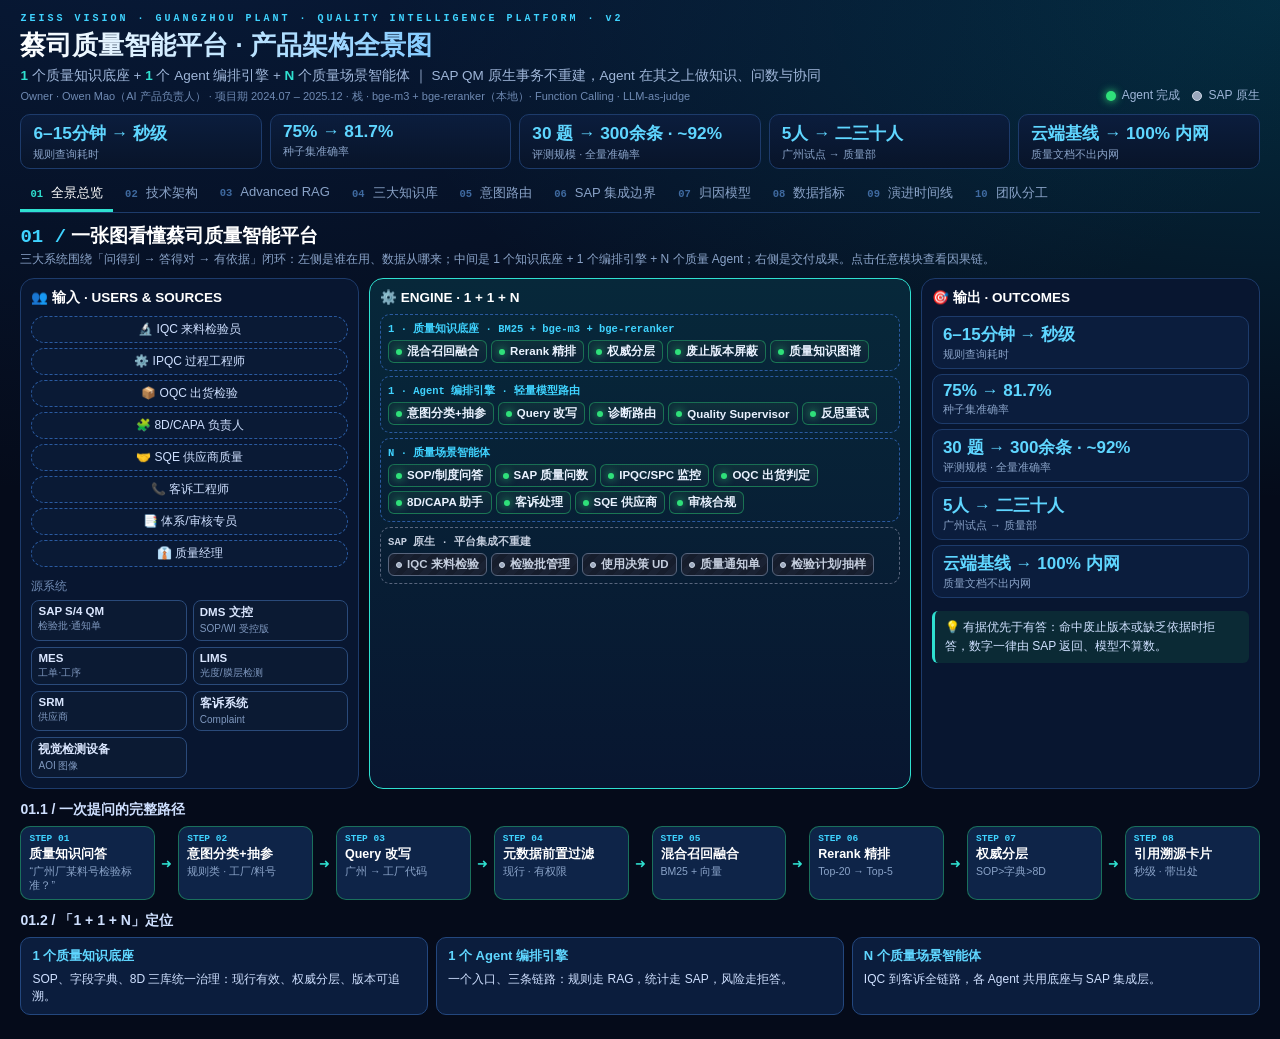
<file: index.html>
<!DOCTYPE html><html lang="zh"><head><meta charset="utf-8"><title>蔡司质量智能平台 · 产品架构全景 v2</title><style>*{box-sizing:border-box;margin:0;padding:0}
body{width:1920px;background:radial-gradient(1200px 600px at 15% -10%,#0d3b7a55,transparent),radial-gradient(900px 500px at 100% 0%,#00b4d833,transparent),#050b1a;color:#dbe7ff;font-family:"Noto Sans CJK SC","PingFang SC","Microsoft YaHei",sans-serif;padding:36px 44px 30px}
.top{display:flex;justify-content:space-between;align-items:flex-end}
.eyebrow{font:600 13px/1 monospace;letter-spacing:4px;color:#3fd3ff}
h1{font-size:42px;font-weight:800;margin:10px 0 8px;background:linear-gradient(90deg,#fff,#7cc8ff 55%,#2fe0d0);-webkit-background-clip:text;color:transparent}
.sub{font-size:19px;color:#9fb6d9}.sub b{color:#2fe0d0}
.legend{display:flex;gap:18px;font-size:14px;color:#9fb6d9;align-items:center}.legend span{display:flex;align-items:center;gap:6px}.legend .hint{color:#5f789f;font-size:12px}
.kpi{display:grid;gap:12px;margin:20px 0 16px}
.k{border:1px solid #1d3b6b;background:linear-gradient(180deg,#0b1d3d,#081429);border-radius:10px;padding:10px 16px;display:flex;flex-direction:column;gap:2px}
.k b{font-size:24px;color:#5fd6ff;font-weight:800;white-space:nowrap}.k span{font-size:13px;color:#8aa3c8}
.roles{display:grid;gap:10px;margin-bottom:12px}
.role{border:1px dashed #2a5aa0;border-radius:22px;padding:8px;text-align:center;font-size:14px;color:#cfe0ff;background:#0a1a35}
.main{display:grid;grid-template-columns:200px 1fr 200px;gap:12px}
.band{display:flex;border:1px solid #17345f;border-radius:12px;background:linear-gradient(90deg,#0a1c3acc,#071328cc);margin-bottom:10px;position:relative;overflow:hidden}
.band:before{content:"";position:absolute;left:0;top:0;bottom:0;width:4px;background:linear-gradient(#0a6cff,#2fe0d0)}
.lab{width:170px;flex:none;padding:12px 10px 12px 18px;border-right:1px solid #17345f;display:flex;flex-direction:column;justify-content:center}
.lab em{font:700 12px monospace;color:#3fd3ff}.lab b{font-size:17px;color:#fff;margin:3px 0}.lab span{font-size:10px;color:#6f8ab3;letter-spacing:1px}
.chips{display:flex;flex-wrap:wrap;gap:8px;padding:12px;align-content:center}
.chip{display:flex;align-items:center;gap:7px;padding:7px 11px;border-radius:8px;background:#0e2448;border:1px solid #23477e;font-size:14px;white-space:nowrap;cursor:pointer;transition:.15s}
.chip:hover{transform:translateY(-1px);border-color:#5fd6ff;box-shadow:0 0 12px #3fd3ff55}
.chip b{font-weight:600;color:#eaf2ff}.chip i{font-style:normal;font:11px monospace;color:#7fa6d6;background:#08162e;border-radius:4px;padding:2px 5px}
.dot{width:8px;height:8px;border-radius:50%;flex:none}
.g .dot,.lg.g{background:#2fe07a;box-shadow:0 0 8px #2fe07a}.y .dot,.lg.y{background:#ffc53d;box-shadow:0 0 8px #ffc53d}.b .dot,.lg.b{background:#4c8dff;box-shadow:0 0 8px #4c8dff}
.chip.g{border-color:#2fe07a66;background:linear-gradient(180deg,#0f2f3a,#0c2238)}.chip.b{border-style:dashed;opacity:.9}
.lg{width:10px;height:10px;border-radius:50%;display:inline-block}
.pillar{border-radius:12px;padding:12px 10px;display:flex;flex-direction:column;gap:8px;margin-bottom:10px}
.pillar .chip{white-space:normal;flex-wrap:wrap}
.pl{background:linear-gradient(180deg,#1a0f3d,#0a1430);border:1px solid #5b4bd1}.pr{background:linear-gradient(180deg,#05303a,#0a1430);border:1px solid #1fb5c4}
.ph{text-align:center;padding:6px 0 10px;border-bottom:1px solid #ffffff22;margin-bottom:4px}.ph b{display:block;font-size:17px;color:#fff}.ph span{font:11px monospace;color:#9fb6d9;letter-spacing:2px}
.flow{margin:4px 0 12px;border:1px solid #1d3b6b;border-radius:10px;padding:10px 16px;display:flex;align-items:center;gap:10px;font-size:13.5px;background:#071328;flex-wrap:wrap}
.flow .t{color:#3fd3ff;font:700 12px monospace;margin-right:4px;background:none;border:none}.flow span{background:#0e2448;border:1px solid #2a5aa0;border-radius:14px;padding:4px 10px}.flow .ar{color:#2fe0d0;border:none;background:none;padding:0}
.src{display:grid;gap:10px;border-top:2px solid #0a6cff55;padding-top:12px}
.src .h{font-size:15px;font-weight:700;color:#fff;display:flex;flex-direction:column;justify-content:center}.src .h span{font:10px monospace;color:#6f8ab3}
.s{background:#0b1a33;border:1px solid #2a4a7a;border-radius:8px;padding:9px;text-align:center}.s b{display:block;font-size:15px;color:#cfe0ff}.s i{font-style:normal;font-size:11px;color:#7f98bf}
.foot{margin-top:12px;font-size:12px;color:#5f789f;display:flex;justify-content:space-between}
#mask{display:none;position:fixed;inset:0;background:#02060fcc;backdrop-filter:blur(4px);align-items:center;justify-content:center;z-index:9}
#modal{width:640px;background:linear-gradient(160deg,#0d2246,#071229);border:1px solid #3fd3ff66;border-radius:16px;padding:28px 32px;box-shadow:0 0 60px #0a6cff55;position:relative}
#modal h2{font-size:26px;color:#fff;margin:10px 0 4px}#mt{font:13px monospace;color:#7fa6d6;margin-bottom:14px}
#modal h3{font-size:14px;color:#3fd3ff;margin:16px 0 6px;letter-spacing:2px}#modal p{font-size:15px;line-height:1.75;color:#cfe0ff}
#x{position:absolute;right:16px;top:12px;background:none;border:none;color:#9fb6d9;font-size:26px;cursor:pointer}
.st{display:inline-block;font-size:12px;padding:3px 10px;border-radius:12px;font-weight:700}.st.g{background:#2fe07a22;color:#2fe07a}.st.y{background:#ffc53d22;color:#ffc53d}.st.b{background:#4c8dff22;color:#7fb0ff}


.n .dot,.lg.n{background:#9aa7bd;box-shadow:none;border:1px solid #cfd8e6}
.chip.n{background:repeating-linear-gradient(135deg,#1a2233,#1a2233 6px,#161d2c 6px,#161d2c 12px);border:1px solid #58657d;}
.chip.n b{color:#c5cede}.chip.n i{color:#9aa7bd}
.st.n{background:#9aa7bd22;color:#c5cede}
.k{flex-direction:column!important;align-items:flex-start!important;gap:2px!important}
.meta{font-size:13px;color:#6f8ab3;margin-top:8px}
.tabs{display:flex;gap:6px;margin:4px 0 18px;border-bottom:1px solid #1d3b6b;flex-wrap:wrap}
.tab{padding:10px 16px;cursor:pointer;color:#8aa3c8;font-size:15px;border-bottom:3px solid transparent;display:flex;gap:8px;align-items:baseline}
.tab .ti{font:700 12px monospace;color:#3f6aa0}.tab:hover{color:#fff}.tab.active{color:#fff;border-bottom-color:#2fe0d0}.tab.active .ti{color:#2fe0d0}
.panel{display:none}.panel.active{display:block}
.sec{font-size:26px;font-weight:800;color:#fff;margin:4px 0 4px}.sno{color:#3fd3ff;font-family:monospace}
.ssub{color:#8aa3c8;font-size:14px;margin-bottom:16px}
.sec2{font-size:17px;font-weight:700;color:#cfe0ff;margin:22px 0 10px}
.tri{display:grid;grid-template-columns:1fr 1.6fr 1fr;gap:14px}
.col{border:1px solid #1d3b6b;border-radius:14px;padding:14px;background:#081630;display:flex;flex-direction:column;gap:8px}
.col.core{border-color:#2fe0d0;background:linear-gradient(180deg,#07283a,#081630)}
.ch{font-weight:800;color:#fff;font-size:16px;margin-bottom:4px}.mini{color:#6f8ab3;font-size:12px;margin-top:6px}
.srcg{display:grid;grid-template-columns:1fr 1fr;gap:6px}.srcb{background:#0b1a33;border:1px solid #2a4a7a;border-radius:8px;padding:6px 8px}.srcb b{display:block;font-size:13px}.srcb i{font-style:normal;font-size:11px;color:#7f98bf}
.cb{border:1px dashed #2a5aa0;border-radius:10px;padding:10px;display:flex;flex-wrap:wrap;gap:6px}.cb em{width:100%;font-style:normal;font:700 12px monospace;color:#3fd3ff}.cb.nat{border-color:#58657d}.cb.nat em{color:#c5cede}
.kc{background:#0b1d3d;border:1px solid #1d3b6b;border-radius:10px;padding:10px 12px}.kc b{display:block;font-size:22px;color:#5fd6ff}.kc span{font-size:12px;color:#8aa3c8}
.tip{background:#0b2a35;border-left:3px solid #2fe0d0;border-radius:6px;padding:10px 12px;font-size:13.5px;color:#cfe0ff;margin-top:10px;line-height:1.6}
.lane{border:1px solid #1d3b6b;border-radius:12px;padding:14px;margin-bottom:12px;background:#071328}.lt{font-weight:700;color:#fff;margin-bottom:10px}
.pipe{display:flex;align-items:stretch;gap:6px;flex-wrap:wrap}.sarr{color:#2fe0d0;display:flex;align-items:center;font-size:18px}
.step{flex:1;min-width:150px;border:1px solid #23477e;border-radius:10px;padding:10px;background:#0e2448;cursor:pointer;display:flex;flex-direction:column;gap:4px;transition:.15s}
.step:hover,.card:hover,.dec:hover,.cr:hover,.py:hover{border-color:#5fd6ff;box-shadow:0 0 14px #3fd3ff55}
.step em{font:700 11px monospace;color:#3fd3ff;font-style:normal}.step b{color:#fff;font-size:15px}.step span{font-size:12px;color:#8aa3c8}
.step.g{border-color:#2fe07a66}.step.n{background:repeating-linear-gradient(135deg,#1a2233,#1a2233 6px,#161d2c 6px,#161d2c 12px);border-color:#58657d}
.g4{display:grid;grid-template-columns:repeat(4,1fr);gap:12px}.g3{display:grid;grid-template-columns:repeat(3,1fr);gap:12px}.g2{display:grid;grid-template-columns:repeat(2,1fr);gap:12px}
.card{border:1px solid #23477e;border-radius:10px;padding:14px;background:#0b1d3d;cursor:pointer}.card b{color:#5fd6ff}.card p{font-size:13px;color:#cfe0ff;margin-top:6px}
.rtop{display:flex;align-items:center;gap:10px;justify-content:center;margin-bottom:14px}.vd{color:#2fe0d0;text-align:center}
.r3{display:grid;grid-template-columns:repeat(3,1fr);gap:14px}.rcol{border-radius:12px;padding:14px;display:flex;flex-direction:column;align-items:center;gap:4px;background:#081630;border:1px solid #23477e}
.rcol .chip{width:100%;justify-content:flex-start}.rt{font-weight:800;color:#fff;margin-bottom:8px}.c1{border-color:#2fe07a88}.c2{border-color:#3fd3ff88}.c3{border-color:#ff7a7a88}.c4{border-color:#9aa7bd}
.two{display:grid;grid-template-columns:1fr 1fr;gap:20px}.pyr{display:flex;flex-direction:column;align-items:center;gap:8px}
.py{background:linear-gradient(90deg,#0a6cff44,#2fe0d044);border:1px solid #3fd3ff66;border-radius:8px;padding:12px;text-align:center;cursor:pointer}.py b{display:block;color:#fff;font-size:16px}.py span{font-size:12px;color:#9fb6d9}
.kv{display:flex;flex-direction:column;gap:6px}.kv div{display:flex;justify-content:space-between;background:#0b1d3d;border:1px solid #1d3b6b;border-radius:8px;padding:9px 12px}.kv b{color:#5fd6ff}.kv span{color:#cfe0ff;font-size:13px}
.chips2{display:flex;flex-wrap:wrap;gap:8px}
.ctab{border:1px solid #1d3b6b;border-radius:12px;overflow:hidden}.ch3,.cr{display:grid;grid-template-columns:1fr 1fr 1.4fr;gap:10px;padding:10px 14px;align-items:center}.ch3{background:#0b1d3d;color:#3fd3ff}.cr{border-top:1px solid #1d3b6b;cursor:pointer}.c1x{color:#ff9b9b;font-weight:700}.cr span{font-size:14px}
.cres{padding:12px 14px;background:#07283a;color:#cfe0ff}.cres b{color:#2fe07a}
.dec{border:1px solid #23477e;border-radius:12px;padding:14px;background:#0b1d3d;cursor:pointer;display:flex;flex-direction:column;gap:6px;font-size:13.5px;color:#cfe0ff;line-height:1.6}.dt{font:700 13px monospace;color:#c49bff}.dec em{font-style:normal;color:#3fd3ff;margin-right:8px;font-weight:700}
.kpi2{border:1px solid #1d3b6b;border-radius:12px;padding:14px;background:#0b1d3d;display:flex;flex-direction:column;gap:4px}.kpi2 em{font-style:normal;font:700 11px monospace;color:#3fd3ff}.kpi2 span{color:#cfe0ff}.kpi2 b{font-size:24px;color:#5fd6ff}.kpi2 i{font-style:normal;font-size:12px;color:#8aa3c8}
#modal{width:1100px;max-height:88vh;overflow:auto}#mg{font-size:12px;color:#6f8ab3;margin-left:8px}
.chain{display:grid;grid-template-columns:1fr 24px 1fr 24px 1fr 24px 1fr;gap:6px;margin-top:10px}.ca{color:#2fe0d0;display:flex;align-items:center;justify-content:center;font-size:18px}
.cs{background:#081630;border:1px solid #1d3b6b;border-radius:10px;padding:12px}.cs h3{margin:0 0 6px!important}.cs.res{border-color:#2fe07a88}.cs p{font-size:14px!important}
.ud{display:grid;grid-template-columns:1fr 1fr;gap:14px;margin-top:14px}.ud h3{margin:0 0 6px!important}
.lk{display:inline-block;margin:3px;padding:4px 10px;border-radius:14px;background:#0e2448;border:1px solid #2fe07a66;font-size:13px;cursor:pointer}.lk.n{border-color:#9aa7bd}.lk.ext{border-style:dashed;border-color:#3f5a80;color:#8aa3c8;cursor:default}
.rel{outline:2px solid #2fe0d0;outline-offset:1px}
.kv2{display:grid;grid-template-columns:1fr 1fr;gap:6px}
.lib{border:1px solid #23477e;border-radius:12px;padding:14px;background:#0b1d3d;cursor:pointer;display:flex;flex-direction:column;gap:6px}.lib:hover,.kv div[data-m]:hover{border-color:#5fd6ff}
.lib em{font-style:normal;font:700 11px monospace;color:#3fd3ff}.lib h4{font-size:18px;color:#fff}.lib i{color:#9fb6d9;font-size:13px}
.li{display:flex;justify-content:space-between;background:#081630;border-radius:6px;padding:7px 10px}.li b{color:#cfe0ff;font-size:13px}.li span{color:#8aa3c8;font-size:12px}.lu{font-size:12px;color:#6f8ab3;margin-top:4px}
.kv div[data-m]{cursor:pointer}
.formula{background:#081630;border:1px solid #2a5aa0;border-radius:10px;padding:14px 18px;font:15px/1.9 monospace;color:#cfe0ff}
.me{font-style:normal;font:700 11px monospace;color:#3fd3ff;display:block}
.tl{display:flex;flex-direction:column;gap:2px;border-left:2px solid #2a5aa0;margin-left:150px}
.tlr{display:flex;gap:18px;align-items:baseline;padding:8px 0;position:relative}.tlr:before{content:"";position:absolute;left:-7px;top:14px;width:12px;height:12px;border-radius:50%;background:#2fe0d0;box-shadow:0 0 8px #2fe0d0}
.tlr.minor:before{width:8px;height:8px;left:-5px;background:#3f6aa0;box-shadow:none}
.tld{width:150px;margin-left:-150px;white-space:nowrap;text-align:right;padding-right:22px;font:700 14px monospace;color:#5fd6ff}.tlb b{color:#fff;font-size:15px;display:block}.tlb span{color:#8aa3c8;font-size:13px}.tlr.minor .tlb b{color:#cfe0ff;font-size:14px}
.team{border:1px solid #23477e;border-radius:12px;padding:14px;background:#0b1d3d}.team.pm{grid-row:span 2;border-color:#c49bff;background:linear-gradient(180deg,#1a0f3d,#0b1d3d)}.team b{color:#fff;font-size:15px;display:block}.team i{font-style:normal;font-size:12px;color:#8aa3c8}.team ul{margin:8px 0 0 18px;color:#cfe0ff;font-size:13px;line-height:1.8}
.trow{display:grid;grid-template-columns:260px 1.4fr 1fr 1.3fr;gap:16px;border:1px solid #23477e;border-left:4px solid #3fd3ff;border-radius:10px;padding:14px;background:#0b1d3d;margin-bottom:10px}
.trow.pm{border-left-color:#ffc53d;background:linear-gradient(90deg,#2a2208,#0b1d3d)}.trow.pm .tr1 b{color:#ffc53d}
.tr1 b{display:block;font-size:17px;color:#fff}.tr1 i{font-style:normal;font-size:12px;color:#8aa3c8}
.trow h5{font-size:12px;color:#3fd3ff;letter-spacing:2px;margin-bottom:6px}.trow ul{margin-left:16px;font-size:13px;color:#cfe0ff;line-height:1.75}.trow ul b{color:#c49bff}.trow p,.tp{font-size:13px;color:#cfe0ff;line-height:1.7}.tp em{font-style:normal;color:#3fd3ff}
.kv1 div{justify-content:flex-start;gap:20px}.kv1 b{width:110px;flex:none}
/* ===== compact responsive (laptop) ===== */
html{font-size:13px}
body{width:auto!important;min-width:1200px;max-width:1680px;margin:0 auto;padding:14px clamp(14px,1.6vw,28px) 24px!important;overflow-x:hidden}
h1{font-size:clamp(22px,2vw,30px)!important;margin:4px 0 4px!important}
.eyebrow{font-size:10px!important;letter-spacing:3px!important}
.sub{font-size:13.5px!important}.meta{font-size:11px!important;margin-top:4px!important}
.legend{font-size:12px!important;gap:12px!important}
.kpi{margin:10px 0 8px!important;gap:8px!important}
.k{padding:6px 12px!important}.k b{font-size:clamp(15px,1.35vw,20px)!important}.k span{font-size:11px!important}
.tabs{margin:2px 0 10px!important;gap:2px!important}.tab{padding:7px 10px!important;font-size:13px!important}.tab .ti{font-size:10.5px!important}
.sec{font-size:19px!important;margin:0 0 2px!important}.ssub{font-size:12px!important;margin-bottom:10px!important}
.sec2{font-size:14px!important;margin:12px 0 7px!important}
.tip{font-size:12px!important;padding:7px 10px!important;margin-top:8px!important}
.chip{padding:3px 7px!important;font-size:12px!important;gap:5px!important;border-radius:6px!important}
.chip i{font-size:9.5px!important;padding:1px 4px!important}.dot{width:6px!important;height:6px!important}
.main{grid-template-columns:150px 1fr 150px!important;gap:8px!important}
.band{margin-bottom:6px!important;border-radius:9px!important}
.lab{width:118px!important;padding:6px 8px 6px 12px!important}.lab b{font-size:13px!important;margin:1px 0!important}.lab em{font-size:10px!important}.lab span{font-size:8.5px!important}
.chips{gap:5px!important;padding:6px 8px!important}
.pillar{padding:8px 6px!important;gap:5px!important;margin-bottom:6px!important}.ph{padding:2px 0 6px!important}.ph b{font-size:13px!important}.ph span{font-size:9px!important}
.pillar .chip{font-size:11.5px!important}
.tri{gap:10px!important}.col{padding:10px!important;gap:5px!important}.ch{font-size:13.5px!important}
.role{padding:4px 6px!important;font-size:12px!important}.srcb{padding:4px 6px!important}.srcb b{font-size:11.5px!important}.srcb i{font-size:10px!important}
.cb{padding:7px!important;gap:4px!important}.cb em{font-size:10.5px!important}
.kc{padding:6px 10px!important}.kc b{font-size:17px!important}.kc span{font-size:11px!important}
.lane{padding:9px!important;margin-bottom:8px!important}.lt{font-size:13px!important;margin-bottom:6px!important}
.step{min-width:110px!important;padding:6px 8px!important;gap:2px!important}.step b{font-size:12.5px!important}.step span{font-size:10.5px!important}.step em{font-size:9.5px!important}.sarr{font-size:13px!important}
.card,.dec,.lib,.kpi2,.team,.trow{padding:9px 11px!important}.card p,.dec{font-size:12px!important}
.kpi2 b{font-size:19px!important}.kpi2 span{font-size:12px!important}
.g4,.g3,.g2,.r3{gap:8px!important}.rcol{padding:9px!important}
.py{padding:7px!important}.py b{font-size:13.5px!important}.kv div{padding:6px 10px!important}.kv span{font-size:12px!important}
.ch3,.cr{padding:6px 10px!important}.cr span{font-size:12.5px!important}
.lib h4{font-size:15px!important}.li{padding:5px 8px!important}
.tlr{padding:4px 0!important}.tlb b{font-size:13px!important}.tlb span{font-size:11.5px!important}
.trow{grid-template-columns:200px 1.4fr 1fr 1.3fr!important;gap:10px!important;margin-bottom:6px!important}.trow ul,.trow p,.tp{font-size:12px!important;line-height:1.6!important}.tr1 b{font-size:14px!important}
.formula{font-size:13px!important;padding:10px 14px!important}
.src{display:none}.foot{font-size:11px!important}
/* modal */
#mask{padding:2vh 2vw}
#modal{width:min(1040px,94vw)!important;max-height:92vh!important;overflow-y:auto!important;padding:18px 22px!important;box-sizing:border-box}
#modal h2{font-size:20px!important;margin:6px 0 2px!important}#mt{font-size:11.5px!important;margin-bottom:8px!important}
#modal h3{font-size:12px!important}.cs{padding:9px!important}.cs p{font-size:12.5px!important;line-height:1.65!important}
.chain{grid-template-columns:1fr 18px 1fr 18px 1fr 18px 1fr!important}
.lk{font-size:12px!important;padding:3px 8px!important}
@media (max-width:1360px){
 .chain{grid-template-columns:1fr 1fr!important}.chain .ca{display:none}
 .main{grid-template-columns:132px 1fr 132px!important}.lab{width:104px!important}
 .chip{font-size:11.5px!important}.chip i{display:none}.pillar .chip i{display:none}
 .trow{grid-template-columns:170px 1fr 1fr!important}.trow>div:last-child{grid-column:1/-1}
}
</style></head><body>
<div class="top"><div><div class="eyebrow">ZEISS VISION · GUANGZHOU PLANT · QUALITY INTELLIGENCE PLATFORM · v2</div><h1>蔡司质量智能平台 · 产品架构全景图</h1><div class="sub"><b>1</b> 个质量知识底座 + <b>1</b> 个 Agent 编排引擎 + <b>N</b> 个质量场景智能体 ｜ SAP QM 原生事务不重建，Agent 在其之上做知识、问数与协同</div>
<div class="meta">Owner · Owen Mao（AI 产品负责人） · 项目期 2024.07 – 2025.12 · 栈 · bge-m3 + bge-reranker（本地）· Function Calling · LLM-as-judge</div></div>
<div class="legend"><span><i class="lg g"></i>Agent 完成</span><span><i class="lg n"></i>SAP 原生</span></div></div>
<div class="kpi" style="grid-template-columns:repeat(5,1fr)"><div class="k"><b>6–15分钟 → 秒级</b><span>规则查询耗时</span></div><div class="k"><b>75% → 81.7%</b><span>种子集准确率</span></div><div class="k"><b>30 题 → 300余条 · ~92%</b><span>评测规模 · 全量准确率</span></div><div class="k"><b>5人 → 二三十人</b><span>广州试点 → 质量部</span></div><div class="k"><b>云端基线 → 100% 内网</b><span>质量文档不出内网</span></div></div>
<div class="tabs"><div class="tab" data-tab="overview"><span class="ti">01</span>全景总览</div><div class="tab" data-tab="arch"><span class="ti">02</span>技术架构</div><div class="tab" data-tab="rag"><span class="ti">03</span>Advanced RAG</div><div class="tab" data-tab="libs"><span class="ti">04</span>三大知识库</div><div class="tab" data-tab="route"><span class="ti">05</span>意图路由</div><div class="tab" data-tab="sap"><span class="ti">06</span>SAP 集成边界</div><div class="tab" data-tab="attr"><span class="ti">07</span>归因模型</div><div class="tab" data-tab="kpi"><span class="ti">08</span>数据指标</div><div class="tab" data-tab="timeline"><span class="ti">09</span>演进时间线</div><div class="tab" data-tab="team"><span class="ti">10</span>团队分工</div></div><div class="panel" id="tab-overview"><div class="sec"><span class="sno">01 /</span> 一张图看懂蔡司质量智能平台</div><div class="ssub">三大系统围绕「问得到 → 答得对 → 有依据」闭环：左侧是谁在用、数据从哪来；中间是 1 个知识底座 + 1 个编排引擎 + N 个质量 Agent；右侧是交付成果。点击任意模块查看因果链。</div><div class="tri"><div class="col"><div class="ch">👥 输入 · USERS & SOURCES</div><div class="role">🔬 IQC 来料检验员</div><div class="role">⚙️ IPQC 过程工程师</div><div class="role">📦 OQC 出货检验</div><div class="role">🧩 8D/CAPA 负责人</div><div class="role">🤝 SQE 供应商质量</div><div class="role">📞 客诉工程师</div><div class="role">📑 体系/审核专员</div><div class="role">👔 质量经理</div><div class="mini">源系统</div><div class="srcg"><div class="srcb"><b>SAP S/4 QM</b><i>检验批·通知单</i></div><div class="srcb"><b>DMS 文控</b><i>SOP/WI 受控版</i></div><div class="srcb"><b>MES</b><i>工单·工序</i></div><div class="srcb"><b>LIMS</b><i>光度/膜层检测</i></div><div class="srcb"><b>SRM</b><i>供应商</i></div><div class="srcb"><b>客诉系统</b><i>Complaint</i></div><div class="srcb"><b>视觉检测设备</b><i>AOI 图像</i></div></div></div>
<div class="col core"><div class="ch">⚙️ ENGINE · 1 + 1 + N</div>
<div class="cb"><em>1 · 质量知识底座 · BM25 + bge-m3 + bge-reranker</em><div class="chip g" data-m="混合召回融合"><span class="dot"></span><b>混合召回融合</b><i>BM25+Vector</i></div><div class="chip g" data-m="Rerank 精排"><span class="dot"></span><b>Rerank 精排</b><i>bge-reranker</i></div><div class="chip g" data-m="权威分层"><span class="dot"></span><b>权威分层</b><i>SOP&gt;字典&gt;8D</i></div><div class="chip g" data-m="废止版本屏蔽"><span class="dot"></span><b>废止版本屏蔽</b><i>生效状态</i></div><div class="chip g" data-m="质量知识图谱"><span class="dot"></span><b>质量知识图谱</b><i>GraphRAG</i></div></div>
<div class="cb"><em>1 · Agent 编排引擎 · 轻量模型路由</em><div class="chip g" data-m="意图分类+抽参"><span class="dot"></span><b>意图分类+抽参</b><i>轻量模型</i></div><div class="chip g" data-m="Query 改写"><span class="dot"></span><b>Query 改写</b><i>地名→工厂代码</i></div><div class="chip g" data-m="诊断路由"><span class="dot"></span><b>诊断路由</b><i>RAG / 问数</i></div><div class="chip g" data-m="Quality Supervisor"><span class="dot"></span><b>Quality Supervisor</b><i>Multi-Agent</i></div><div class="chip g" data-m="反思重试"><span class="dot"></span><b>反思重试</b><i>Agentic RAG</i></div></div>
<div class="cb"><em>N · 质量场景智能体</em><div class="chip g" data-m="SOP/制度问答"><span class="dot"></span><b>SOP/制度问答</b><i>Agent</i></div><div class="chip g" data-m="SAP 质量问数"><span class="dot"></span><b>SAP 质量问数</b><i>Agent</i></div><div class="chip g" data-m="IPQC/SPC 监控"><span class="dot"></span><b>IPQC/SPC 监控</b><i>控制图判异</i></div><div class="chip g" data-m="OQC 出货判定"><span class="dot"></span><b>OQC 出货判定</b><i>光度/膜层</i></div><div class="chip g" data-m="8D/CAPA 助手"><span class="dot"></span><b>8D/CAPA 助手</b><i>相似案例</i></div><div class="chip g" data-m="客诉处理"><span class="dot"></span><b>客诉处理</b><i>分类·去重</i></div><div class="chip g" data-m="SQE 供应商"><span class="dot"></span><b>SQE 供应商</b><i>PPM·SCAR</i></div><div class="chip g" data-m="审核合规"><span class="dot"></span><b>审核合规</b><i>ISO 条款</i></div></div>
<div class="cb nat"><em>SAP 原生 · 平台集成不重建</em><div class="chip n" data-m="IQC 来料检验"><span class="dot"></span><b>IQC 来料检验</b><i>SAP 原生事务</i></div><div class="chip n" data-m="检验批管理"><span class="dot"></span><b>检验批管理</b><i>QA32 · 原生</i></div><div class="chip n" data-m="使用决策 UD"><span class="dot"></span><b>使用决策 UD</b><i>QA11 · 原生</i></div><div class="chip n" data-m="质量通知单"><span class="dot"></span><b>质量通知单</b><i>QM01 · 原生</i></div><div class="chip n" data-m="检验计划/抽样"><span class="dot"></span><b>检验计划/抽样</b><i>QP01 · 原生</i></div></div></div>
<div class="col"><div class="ch">🎯 输出 · OUTCOMES</div><div class="kc"><b>6–15分钟 → 秒级</b><span>规则查询耗时</span></div><div class="kc"><b>75% → 81.7%</b><span>种子集准确率</span></div><div class="kc"><b>30 题 → 300余条 · ~92%</b><span>评测规模 · 全量准确率</span></div><div class="kc"><b>5人 → 二三十人</b><span>广州试点 → 质量部</span></div><div class="kc"><b>云端基线 → 100% 内网</b><span>质量文档不出内网</span></div><div class="tip">💡 有据优先于有答：命中废止版本或缺乏依据时拒答，数字一律由 SAP 返回、模型不算数。</div></div></div><div class="sec2">01.1 / 一次提问的完整路径</div><div class="pipe"><div class="step g" data-m="质量知识问答"><em>STEP 01</em><b>质量知识问答</b><span>“广州厂某料号检验标准？”</span></div><div class="sarr">➜</div><div class="step g" data-m="意图分类+抽参"><em>STEP 02</em><b>意图分类+抽参</b><span>规则类 · 工厂/料号</span></div><div class="sarr">➜</div><div class="step g" data-m="Query 改写"><em>STEP 03</em><b>Query 改写</b><span>广州 → 工厂代码</span></div><div class="sarr">➜</div><div class="step g" data-m="元数据前置过滤"><em>STEP 04</em><b>元数据前置过滤</b><span>现行 · 有权限</span></div><div class="sarr">➜</div><div class="step g" data-m="混合召回融合"><em>STEP 05</em><b>混合召回融合</b><span>BM25 + 向量</span></div><div class="sarr">➜</div><div class="step g" data-m="Rerank 精排"><em>STEP 06</em><b>Rerank 精排</b><span>Top-20 → Top-5</span></div><div class="sarr">➜</div><div class="step g" data-m="权威分层"><em>STEP 07</em><b>权威分层</b><span>SOP>字典>8D</span></div><div class="sarr">➜</div><div class="step g" data-m="引用溯源卡片"><em>STEP 08</em><b>引用溯源卡片</b><span>秒级 · 带出处</span></div></div><div class="sec2">01.2 / 「1 + 1 + N」定位</div><div class="g3"><div class="card" data-m="权威分层"><b>1 个质量知识底座</b><p>SOP、字段字典、8D 三库统一治理：现行有效、权威分层、版本可追溯。</p></div><div class="card" data-m="诊断路由"><b>1 个 Agent 编排引擎</b><p>一个入口、三条链路：规则走 RAG，统计走 SAP，风险走拒答。</p></div><div class="card" data-m="Quality Supervisor"><b>N 个质量场景智能体</b><p>IQC 到客诉全链路，各 Agent 共用底座与 SAP 集成层。</p></div></div></div><div class="panel" id="tab-arch"><div class="sec"><span class="sno">02 /</span> 六层系统架构 + 两根横切支柱</div><div class="ssub">共 81 个模块 · 点击任意节点看「痛点 → 做法 → 产出 → 成果」与上下游；灰色斜纹为 SAP 原生能力。</div><div class="main"><div class="pillar pl"><div class="ph"><b>安全可信治理</b><span>GUARDRAILS</span></div><div class="chip g" data-m="Guardrails 拒答"><span class="dot"></span><b>Guardrails 拒答</b><i>废止版本</i></div><div class="chip g" data-m="权限隔离"><span class="dot"></span><b>权限隔离</b><i>工厂/角色</i></div><div class="chip g" data-m="全程审计日志"><span class="dot"></span><b>全程审计日志</b><i>Audit</i></div><div class="chip g" data-m="内网部署"><span class="dot"></span><b>内网部署</b><i>文档不出内网</i></div><div class="chip g" data-m="人在回路审批"><span class="dot"></span><b>人在回路审批</b><i>HITL</i></div><div class="chip g" data-m="敏感脱敏"><span class="dot"></span><b>敏感脱敏</b><i>PII</i></div><div class="chip g" data-m="越权一票否决"><span class="dot"></span><b>越权一票否决</b><i>Policy</i></div></div><div><div class="band"><div class="lab"><em>L1</em><b>交互触达层</b><span>COPILOT 入口</span></div><div class="chips"><div class="chip g" data-m="质量知识问答"><span class="dot"></span><b>质量知识问答</b><i>Web/企业IM</i></div><div class="chip g" data-m="引用溯源卡片"><span class="dot"></span><b>引用溯源卡片</b><i>版本·条款</i></div><div class="chip g" data-m="点赞/点踩反馈"><span class="dot"></span><b>点赞/点踩反馈</b><i>Feedback</i></div><div class="chip g" data-m="澄清追问"><span class="dot"></span><b>澄清追问</b><i>Clarify</i></div><div class="chip g" data-m="角色工作台"><span class="dot"></span><b>角色工作台</b><i>IQC/OQC/SQE</i></div><div class="chip g" data-m="嵌入式 Copilot"><span class="dot"></span><b>嵌入式 Copilot</b><i>SAP Fiori</i></div><div class="chip g" data-m="产线扫码问答"><span class="dot"></span><b>产线扫码问答</b><i>批次码</i></div><div class="chip g" data-m="拍照问缺陷"><span class="dot"></span><b>拍照问缺陷</b><i>多模态</i></div></div></div><div class="band"><div class="lab"><em>L2</em><b>智能编排层</b><span>AGENTIC ORCHESTRATION</span></div><div class="chips"><div class="chip g" data-m="意图分类+抽参"><span class="dot"></span><b>意图分类+抽参</b><i>轻量模型</i></div><div class="chip g" data-m="Query 改写"><span class="dot"></span><b>Query 改写</b><i>地名→工厂代码</i></div><div class="chip g" data-m="诊断路由"><span class="dot"></span><b>诊断路由</b><i>RAG / 问数</i></div><div class="chip g" data-m="拒答兜底"><span class="dot"></span><b>拒答兜底</b><i>Fallback</i></div><div class="chip g" data-m="ReAct 多步推理"><span class="dot"></span><b>ReAct 多步推理</b><i>Reason+Act</i></div><div class="chip g" data-m="Semantic Cache"><span class="dot"></span><b>Semantic Cache</b><i>语义缓存</i></div><div class="chip g" data-m="Quality Supervisor"><span class="dot"></span><b>Quality Supervisor</b><i>Multi-Agent</i></div><div class="chip g" data-m="Planner 规划"><span class="dot"></span><b>Planner 规划</b><i>Plan-Execute</i></div><div class="chip g" data-m="反思重试"><span class="dot"></span><b>反思重试</b><i>Agentic RAG</i></div><div class="chip g" data-m="会话记忆"><span class="dot"></span><b>会话记忆</b><i>Memory</i></div><div class="chip g" data-m="Agent 注册中心"><span class="dot"></span><b>Agent 注册中心</b><i>A2A</i></div></div></div><div class="band"><div class="lab"><em>L3</em><b>质量领域 Agent 层</b><span>N 个质量场景智能体</span></div><div class="chips"><div class="chip g" data-m="SOP/制度问答"><span class="dot"></span><b>SOP/制度问答</b><i>Agent</i></div><div class="chip g" data-m="SAP 质量问数"><span class="dot"></span><b>SAP 质量问数</b><i>Agent</i></div><div class="chip n" data-m="IQC 来料检验"><span class="dot"></span><b>IQC 来料检验</b><i>SAP 原生事务</i></div><div class="chip n" data-m="检验批管理"><span class="dot"></span><b>检验批管理</b><i>QA32 · 原生</i></div><div class="chip n" data-m="使用决策 UD"><span class="dot"></span><b>使用决策 UD</b><i>QA11 · 原生</i></div><div class="chip n" data-m="质量通知单"><span class="dot"></span><b>质量通知单</b><i>QM01 · 原生</i></div><div class="chip n" data-m="检验计划/抽样"><span class="dot"></span><b>检验计划/抽样</b><i>QP01 · 原生</i></div><div class="chip g" data-m="IPQC/SPC 监控"><span class="dot"></span><b>IPQC/SPC 监控</b><i>控制图判异</i></div><div class="chip g" data-m="OQC 出货判定"><span class="dot"></span><b>OQC 出货判定</b><i>光度/膜层</i></div><div class="chip g" data-m="8D/CAPA 助手"><span class="dot"></span><b>8D/CAPA 助手</b><i>相似案例</i></div><div class="chip g" data-m="客诉处理"><span class="dot"></span><b>客诉处理</b><i>分类·去重</i></div><div class="chip g" data-m="SQE 供应商"><span class="dot"></span><b>SQE 供应商</b><i>PPM·SCAR</i></div><div class="chip g" data-m="审核合规"><span class="dot"></span><b>审核合规</b><i>ISO 条款</i></div><div class="chip g" data-m="根因 Deep Research"><span class="dot"></span><b>根因 Deep Research</b><i>并行假设</i></div><div class="chip g" data-m="预测性质量"><span class="dot"></span><b>预测性质量</b><i>工艺→不良</i></div></div></div><div class="band"><div class="lab"><em>L4</em><b>知识检索与推理层</b><span>KNOWLEDGE ENGINE · 1 个质量知识底座</span></div><div class="chips"><div class="chip g" data-m="文档解析切片"><span class="dot"></span><b>文档解析切片</b><i>SOP/WI/8D</i></div><div class="chip g" data-m="元数据前置过滤"><span class="dot"></span><b>元数据前置过滤</b><i>权限/工厂/版本</i></div><div class="chip g" data-m="BM25 关键词"><span class="dot"></span><b>BM25 关键词</b><i>料号/字段</i></div><div class="chip g" data-m="向量召回"><span class="dot"></span><b>向量召回</b><i>bge-m3 本地</i></div><div class="chip g" data-m="混合召回融合"><span class="dot"></span><b>混合召回融合</b><i>BM25+Vector</i></div><div class="chip g" data-m="Rerank 精排"><span class="dot"></span><b>Rerank 精排</b><i>bge-reranker</i></div><div class="chip g" data-m="权威分层"><span class="dot"></span><b>权威分层</b><i>SOP&gt;字典&gt;8D</i></div><div class="chip g" data-m="废止版本屏蔽"><span class="dot"></span><b>废止版本屏蔽</b><i>生效状态</i></div><div class="chip g" data-m="HyDE 假设文档"><span class="dot"></span><b>HyDE 假设文档</b><i>Hypothetical Doc</i></div><div class="chip g" data-m="CRAG 检索自评"><span class="dot"></span><b>CRAG 检索自评</b><i>Self-RAG</i></div><div class="chip g" data-m="Contextual 切片"><span class="dot"></span><b>Contextual 切片</b><i>Ctx Retrieval</i></div><div class="chip g" data-m="质量知识图谱"><span class="dot"></span><b>质量知识图谱</b><i>GraphRAG</i></div><div class="chip g" data-m="术语本体"><span class="dot"></span><b>术语本体</b><i>同义词/缺陷码</i></div><div class="chip g" data-m="缺陷多模态库"><span class="dot"></span><b>缺陷多模态库</b><i>图文检索</i></div></div></div><div class="band"><div class="lab"><em>L5</em><b>工具与系统集成层</b><span>MCP · FUNCTION CALLING</span></div><div class="chips"><div class="chip g" data-m="SAP 取数"><span class="dot"></span><b>SAP 取数</b><i>Function Calling</i></div><div class="chip g" data-m="确定性计算"><span class="dot"></span><b>确定性计算</b><i>模型不算数</i></div><div class="chip g" data-m="只读接口"><span class="dot"></span><b>只读接口</b><i>Read-only</i></div><div class="chip g" data-m="字段字典匹配"><span class="dot"></span><b>字段字典匹配</b><i>精确映射</i></div><div class="chip g" data-m="质量指标语义层"><span class="dot"></span><b>质量指标语义层</b><i>Metrics Layer</i></div><div class="chip g" data-m="NL2SQL 问数"><span class="dot"></span><b>NL2SQL 问数</b><i>语义层约束</i></div><div class="chip g" data-m="MCP 网关"><span class="dot"></span><b>MCP 网关</b><i>MCP Server</i></div><div class="chip g" data-m="文控同步"><span class="dot"></span><b>文控同步</b><i>发布/废止事件</i></div><div class="chip g" data-m="写回工具"><span class="dot"></span><b>写回工具</b><i>需人工审批</i></div><div class="chip g" data-m="设备连接器"><span class="dot"></span><b>设备连接器</b><i>OPC UA/MQTT</i></div></div></div><div class="band"><div class="lab"><em>L6</em><b>数据与模型底座层</b><span>DATA & MODEL FOUNDATION</span></div><div class="chips"><div class="chip g" data-m="本地推理服务"><span class="dot"></span><b>本地推理服务</b><i>私有化</i></div><div class="chip g" data-m="Embedding 选型"><span class="dot"></span><b>Embedding 选型</b><i>通义基线 vs bge-m3</i></div><div class="chip g" data-m="LLM 网关"><span class="dot"></span><b>LLM 网关</b><i>多模型</i></div><div class="chip g" data-m="质量数据主题域"><span class="dot"></span><b>质量数据主题域</b><i>ISA-95</i></div><div class="chip g" data-m="小模型 LoRA"><span class="dot"></span><b>小模型 LoRA</b><i>分类抽参迭代</i></div><div class="chip g" data-m="视觉质检模型"><span class="dot"></span><b>视觉质检模型</b><i>划伤/麻点/崩边</i></div><div class="chip g" data-m="膜层/光度预测"><span class="dot"></span><b>膜层/光度预测</b><i>时序模型</i></div><div class="chip g" data-m="镜片批次数字主线"><span class="dot"></span><b>镜片批次数字主线</b><i>Digital Thread</i></div></div></div></div><div class="pillar pr"><div class="ph"><b>评测运营·数据飞轮</b><span>EVAL · LLMOPS</span></div><div class="chip g" data-m="300+ 评测集"><span class="dot"></span><b>300+ 评测集</b><i>Golden Set</i></div><div class="chip g" data-m="LLM-as-judge"><span class="dot"></span><b>LLM-as-judge</b><i>准确/有据</i></div><div class="chip g" data-m="人工复核"><span class="dot"></span><b>人工复核</b><i>专家抽检</i></div><div class="chip g" data-m="灰度试点"><span class="dot"></span><b>灰度试点</b><i>5人→二三十人</i></div><div class="chip g" data-m="全链路 Trace"><span class="dot"></span><b>全链路 Trace</b><i>Langfuse 类</i></div><div class="chip g" data-m="badcase 回流"><span class="dot"></span><b>badcase 回流</b><i>Flywheel</i></div><div class="chip g" data-m="节点级指标"><span class="dot"></span><b>节点级指标</b><i>路由/召回/抽参</i></div><div class="chip g" data-m="价值看板"><span class="dot"></span><b>价值看板</b><i>工时·周期</i></div></div></div><div class="sec2">02.1 / 选型决策速查表</div><div class="kv kv2"><div><b>检索框架</b><span>BM25 + 向量混合召回 · RRF 融合</span></div><div><b>Embedding</b><span>本地 bge-m3（百炼通义为基线对比）</span></div><div><b>Rerank</b><span>本地 bge-reranker · Top-20 → Top-5</span></div><div><b>路由</b><span>轻量模型意图分类 + 参数抽取</span></div><div><b>取数</b><span>Function Calling · SAP 只读接口 · 模型不算数</span></div><div><b>护栏</b><span>Guardrails 拒答废止版本 / 无依据 / 机密</span></div><div><b>评测</b><span>LLM-as-judge + 人工复核 · 300 余条</span></div><div><b>部署</b><span>内网私有化 · 文档不出内网</span></div></div><div class="sec2">02.2 / DECISION · 为什么选 A 不选 B</div><div class="g2"><div class="dec" data-m="Embedding 选型"><div class="dt">DECISION · 本地 bge-m3 vs 百炼通义</div><div><em>背景</em>质量文档不能出内网，且需要秒级响应。</div><div><em>候选</em>以百炼通义 text-embedding 为基线，在质量评测集上对比本地 bge-m3。</div><div><em>选择</em>选本地 bge-m3 + bge-reranker 私有化部署：内网合规、延迟可控、不按调用付费。</div><div><em>结果</em>文档 100% 不出内网，查询秒级返回。</div></div><div class="dec" data-m="混合召回融合"><div class="dt">DECISION · BM25 + 向量 vs 纯向量</div><div><em>背景</em>料号、检验特性编号、SAP 字段名是精确词，纯向量容易漏召。</div><div><em>候选</em>纯向量 / 纯 BM25 / 混合。</div><div><em>选择</em>混合召回：BM25 管精确词，向量管口语，召回 Top-20、精排送 Top-5。</div><div><em>结果</em>「检索未召回」类失分修复，种子集 75%→81.7%（多项共同贡献）。</div></div><div class="dec" data-m="意图分类+抽参"><div class="dt">DECISION · 轻量模型路由 vs 大模型路由</div><div><em>背景</em>路由每次都要调用，大模型慢而贵、输出不稳定。</div><div><em>候选</em>大模型 function 路由 / 规则 / 轻量模型。</div><div><em>选择</em>轻量模型做分类与抽参，大模型只负责生成。</div><div><em>结果</em>三链路分流，路由准确率 95%。</div></div><div class="dec" data-m="SAP 取数"><div class="dt">DECISION · Function Calling vs 模型读报表算数</div><div><em>背景</em>不合格率、PPM 算错就是事故，而模型不擅长算数。</div><div><em>候选</em>模型读导出报表 / NL2SQL 自由生成 / 受控接口。</div><div><em>选择</em>Function Calling 调受控只读 SAP 接口，数值由代码计算，返回数据时间与口径。</div><div><em>结果</em>编数字类错误 0，数字与 SAP 一致。</div></div><div class="dec" data-m="权威分层"><div class="dt">DECISION · 规则裁决 vs 让模型判断冲突</div><div><em>背景</em>SOP、字段字典、8D 说法冲突时，模型会随机采信。</div><div><em>候选</em>模型综合判断 / 按时间最新 / 按权威分层。</div><div><em>选择</em>按「现行 SOP &gt; 字段字典 &gt; 8D」裁决，与质量部逐项对齐。</div><div><em>结果</em>冲突类问题答案与质量部口径一致。</div></div><div class="dec" data-m="废止版本屏蔽"><div class="dt">DECISION · 检索前过滤 vs 召回后排除</div><div><em>背景</em>召回后再排除会挤占 Top-K，还可能漏网。</div><div><em>候选</em>后置过滤 / 提示词约束 / 前置硬过滤。</div><div><em>选择</em>废止版本在检索前硬过滤，只命中废止版本时拒答。</div><div><em>结果</em>版本串味错误 6 条 → 0 条。</div></div><div class="dec" data-m="IQC 来料检验"><div class="dt">DECISION · 集成 SAP 原生 vs 重建质检模块</div><div><em>背景</em>检验批、UD、通知单在 SAP QM 已有成熟事务，并与库存、审计联动。</div><div><em>候选</em>在平台内重建 / 双写 / 只读集成。</div><div><em>选择</em>SAP 原生不重建，Agent 只读集成并在其上提供依据与问数。</div><div><em>结果</em>对 SAP 零写入，检验员在原有事务内即可获得依据。</div></div><div class="dec" data-m="LLM-as-judge"><div class="dt">DECISION · LLM 初评 + 人工复核 vs 纯人工</div><div><em>背景</em>300 余条逐条人工评分成本高，纯 LLM 评分又可能偏宽。</div><div><em>候选</em>纯人工 / 纯 LLM / 混合。</div><div><em>选择</em>LLM 按准确/有据两维初评，人工复核校准。</div><div><em>结果</em>每次改动可快速回归，全量约 92%。</div></div></div><div class="tip">💡 匹配场景优先于追求先进：每个选型都先回答「质量场景里答错的代价是什么」，再决定技术。</div></div><div class="panel" id="tab-rag"><div class="sec"><span class="sno">03 /</span> Advanced RAG 双链路</div><div class="ssub">离线构建「只含现行有效版本」的索引；在线按「改写 → 过滤 → 混合召回 → 精排 → 权威裁决 → 带引用作答」逐步收敛 · 两条链路独立优化。</div><div class="lane"><div class="lt">🧱 离线链路 · INDEXING · 文控事件触发</div><div class="pipe"><div class="step g" data-m="文控同步"><em>STEP 01</em><b>文控同步</b><span>发布/废止事件触发</span></div><div class="sarr">➜</div><div class="step g" data-m="文档解析切片"><em>STEP 02</em><b>文档解析切片</b><span>SOP 按条款 · 字典按行 · 8D 按 D 段</span></div><div class="sarr">➜</div><div class="step g" data-m="Contextual 切片"><em>STEP 03</em><b>Contextual 切片</b><span>补文档·工序·版本前缀</span></div><div class="sarr">➜</div><div class="step g" data-m="废止版本屏蔽"><em>STEP 04</em><b>废止版本屏蔽</b><span>废止版本不入检索</span></div><div class="sarr">➜</div><div class="step g" data-m="术语本体"><em>STEP 05</em><b>术语本体</b><span>缺陷码/厂内叫法归一</span></div><div class="sarr">➜</div><div class="step g" data-m="向量召回"><em>STEP 06</em><b>向量召回</b><span>bge-m3 本地向量索引</span></div></div></div><div class="lane"><div class="lt">🔍 在线链路 · QUERY · 秒级</div><div class="pipe"><div class="step g" data-m="意图分类+抽参"><em>STEP 01</em><b>意图分类+抽参</b><span>轻量模型三分类</span></div><div class="sarr">➜</div><div class="step g" data-m="Semantic Cache"><em>STEP 02</em><b>Semantic Cache</b><span>高频问题命中已审答案</span></div><div class="sarr">➜</div><div class="step g" data-m="Query 改写"><em>STEP 03</em><b>Query 改写</b><span>地名→工厂代码</span></div><div class="sarr">➜</div><div class="step g" data-m="HyDE 假设文档"><em>STEP 04</em><b>HyDE 假设文档</b><span>短口语 → 假设答案检索</span></div><div class="sarr">➜</div><div class="step g" data-m="元数据前置过滤"><em>STEP 05</em><b>元数据前置过滤</b><span>权限/工厂/版本</span></div><div class="sarr">➜</div><div class="step g" data-m="混合召回融合"><em>STEP 06</em><b>混合召回融合</b><span>BM25 + 向量 → Top-20</span></div><div class="sarr">➜</div><div class="step g" data-m="Rerank 精排"><em>STEP 07</em><b>Rerank 精排</b><span>bge-reranker → Top-5</span></div><div class="sarr">➜</div><div class="step g" data-m="CRAG 检索自评"><em>STEP 08</em><b>CRAG 检索自评</b><span>不足→改写/字典/拒答</span></div><div class="sarr">➜</div><div class="step g" data-m="权威分层"><em>STEP 09</em><b>权威分层</b><span>SOP>字段字典>8D</span></div><div class="sarr">➜</div><div class="step g" data-m="引用溯源卡片"><em>STEP 10</em><b>引用溯源卡片</b><span>带版本与条款作答</span></div></div></div><div class="sec2">03.1 / 幻觉治理 · 四道闸</div><div class="g4"><div class="card" data-m="废止版本屏蔽"><b>① 版本闸</b><p>废止版本检索前硬过滤</p></div><div class="card" data-m="权威分层"><b>② 权威闸</b><p>冲突按 SOP>字段字典>8D 裁决</p></div><div class="card" data-m="确定性计算"><b>③ 数字闸</b><p>数字只来自 SAP，模型不算数</p></div><div class="card" data-m="Guardrails 拒答"><b>④ 拒答闸</b><p>无依据/机密/只命中废止版本即拒答</p></div></div><div class="sec2">03.2 / CRAG 纠偏路由 · 有据优先于有答</div><div class="pipe"><div class="step g" data-m="CRAG 检索自评"><em>STEP 01</em><b>CRAG 检索自评</b><span>检索结果打分</span></div><div class="sarr">➜</div><div class="step g" data-m="Query 改写"><em>STEP 02</em><b>Query 改写</b><span>不足① 改写重搜</span></div><div class="sarr">➜</div><div class="step g" data-m="字段字典匹配"><em>STEP 03</em><b>字段字典匹配</b><span>不足② 转字段字典精确匹配</span></div><div class="sarr">➜</div><div class="step g" data-m="Guardrails 拒答"><em>STEP 04</em><b>Guardrails 拒答</b><span>不足③ 拒答并指向责任人</span></div></div><div class="sec2">03.3 / 检索 K 与送入 K 分开设置</div><div class="g3"><div class="card" data-m="混合召回融合"><b>召回 K = 20</b><p>放大召回保证不漏，BM25 与向量各自召回后融合</p></div><div class="card" data-m="Rerank 精排"><b>送入 K = 5</b><p>收小送入，证据集中、溯源卡片短</p></div><div class="card" data-m="引用溯源卡片"><b>引用 = 送入子集</b><p>每个结论标注到具体条款与版本</p></div></div><div class="tip">💡 有据优先于有答：检索不到现行有效依据时，宁可拒答并指向责任人。</div></div><div class="panel" id="tab-libs"><div class="sec"><span class="sno">04 /</span> 三大质量知识库 · 权威分层</div><div class="ssub">SOP 回答 HOW、字段字典回答 WHAT、8D 回答 WHY——检索跨三库同时工作，冲突时按权威层级裁决。</div><div class="g3"><div class="lib" data-m="SOP/制度问答"><em>LIB · 01 · 判规则</em><h4>📘 现行 SOP / 作业指导书</h4><i>“HOW · 怎么检、怎么判”</i><div class="li"><b>检验 SOP</b><span>IQC/IPQC/OQC 检验方法</span></div><div class="li"><b>作业指导书</b><span>工序操作与判定</span></div><div class="li"><b>体系文件</b><span>ISO 程序文件</span></div><div class="lu">更新 · 文控同步 · 发布即入库、废止即屏蔽</div></div><div class="lib" data-m="字段字典匹配"><em>LIB · 02 · 对口径</em><h4>📚 SAP 字段字典</h4><i>“WHAT · 字段与特性是什么意思”</i><div class="li"><b>SAP 字段</b><span>检验批/通知单字段含义</span></div><div class="li"><b>检验特性</b><span>特性编号与口径</span></div><div class="li"><b>工厂代码</b><span>地名/简称 → 代码</span></div><div class="lu">更新 · 随 SAP 字段与检验特性变更同步维护</div></div><div class="lib" data-m="8D/CAPA 助手"><em>LIB · 03 · 借经验</em><h4>🧩 8D 案例库</h4><i>“WHY · 以前为什么出问题”</i><div class="li"><b>8D 报告</b><span>D1–D8 结构化</span></div><div class="li"><b>根因</b><span>D4 根因与验证</span></div><div class="li"><b>措施</b><span>D5/D7 措施与效果</span></div><div class="lu">更新 · 按 D 段切片 · 只作经验参考，不覆盖 SOP</div></div></div><div class="two"><div><div class="sec2">04.1 / 权威分层 · 冲突裁决</div><div class="pyr"><div class="py" style="width:60%" data-m="权威分层"><b>① 现行 SOP</b><span>最高权威 · 受控版本</span></div><div class="py" style="width:80%" data-m="权威分层"><b>② 字段字典</b><span>SAP 字段与检验特性口径</span></div><div class="py" style="width:100%" data-m="权威分层"><b>③ 8D 案例</b><span>经验参考 · 不覆盖 SOP</span></div></div></div><div><div class="sec2">04.2 / 元数据补齐 · 检索前硬过滤</div><div class="kv"><div data-m="废止版本屏蔽"><b>版本 / 状态</b><span>废止版本不进检索</span></div><div data-m="元数据前置过滤"><b>生效日期</b><span>与修订日期分字段</span></div><div data-m="Query 改写"><b>适用工厂</b><span>地名→工厂代码对齐</span></div><div data-m="拒答兜底"><b>责任人</b><span>拒答时指向责任人</span></div><div data-m="权限隔离"><b>访问权限</b><span>按工厂/角色隔离</span></div></div></div></div><div class="sec2">04.3 / 文控联动 · 知识自更新闭环</div><div class="pipe"><div class="step g" data-m="文控同步"><em>STEP 01</em><b>文控同步</b><span>① DMS 发布/废止事件</span></div><div class="sarr">➜</div><div class="step g" data-m="文档解析切片"><em>STEP 02</em><b>文档解析切片</b><span>② 按库类型切片</span></div><div class="sarr">➜</div><div class="step g" data-m="废止版本屏蔽"><em>STEP 03</em><b>废止版本屏蔽</b><span>③ 旧版本出库</span></div><div class="sarr">➜</div><div class="step g" data-m="SOP/制度问答"><em>STEP 04</em><b>SOP/制度问答</b><span>④ 一线提问命中新版</span></div><div class="sarr">➜</div><div class="step g" data-m="badcase 回流"><em>STEP 05</em><b>badcase 回流</b><span>⑤ 错答回流评测集</span></div></div><div class="tip">💡 「修订日期 ≠ 生效日期」是种子集 5 类失分之一：两者拆成独立字段后，按生效日期判定现行有效。</div></div><div class="panel" id="tab-route"><div class="sec"><span class="sno">05 /</span> 一个入口 · 三条链路 · 质量全链路</div><div class="ssub">一般 RAG 用一条链路回答所有问题；这里先用轻量模型分类抽参，再分三路处理，数字类问题绝不让模型生成。</div><div class="rtop"><div class="chip g" data-m="质量知识问答"><span class="dot"></span><b>质量知识问答</b><i>Web/企业IM</i></div><div class="vd">➜</div><div class="chip g" data-m="意图分类+抽参"><span class="dot"></span><b>意图分类+抽参</b><i>轻量模型</i></div><div class="vd">➜</div><div class="chip g" data-m="Query 改写"><span class="dot"></span><b>Query 改写</b><i>地名→工厂代码</i></div><div class="vd">➜</div><div class="chip g" data-m="诊断路由"><span class="dot"></span><b>诊断路由</b><i>RAG / 问数</i></div></div><div class="r3"><div class="rcol c1"><div class="rt">① 规则类 → 文档 RAG</div><div class="chip g" data-m="元数据前置过滤"><span class="dot"></span><b>元数据前置过滤</b><i>权限/工厂/版本</i></div><div class="vd">↓</div><div class="chip g" data-m="混合召回融合"><span class="dot"></span><b>混合召回融合</b><i>BM25+Vector</i></div><div class="vd">↓</div><div class="chip g" data-m="Rerank 精排"><span class="dot"></span><b>Rerank 精排</b><i>bge-reranker</i></div><div class="vd">↓</div><div class="chip g" data-m="权威分层"><span class="dot"></span><b>权威分层</b><i>SOP&gt;字典&gt;8D</i></div><div class="vd">↓</div><div class="chip g" data-m="SOP/制度问答"><span class="dot"></span><b>SOP/制度问答</b><i>Agent</i></div><div class="vd">↓</div><div class="chip g" data-m="引用溯源卡片"><span class="dot"></span><b>引用溯源卡片</b><i>版本·条款</i></div></div><div class="rcol c2"><div class="rt">② 统计类 → SAP Function Calling</div><div class="chip g" data-m="字段字典匹配"><span class="dot"></span><b>字段字典匹配</b><i>精确映射</i></div><div class="vd">↓</div><div class="chip g" data-m="SAP 取数"><span class="dot"></span><b>SAP 取数</b><i>Function Calling</i></div><div class="vd">↓</div><div class="chip n" data-m="检验批管理"><span class="dot"></span><b>检验批管理</b><i>QA32 · 原生</i></div><div class="vd">↓</div><div class="chip g" data-m="确定性计算"><span class="dot"></span><b>确定性计算</b><i>模型不算数</i></div><div class="vd">↓</div><div class="chip g" data-m="SAP 质量问数"><span class="dot"></span><b>SAP 质量问数</b><i>Agent</i></div></div><div class="rcol c3"><div class="rt">③ 风险类 → Guardrails 拒答</div><div class="chip g" data-m="Guardrails 拒答"><span class="dot"></span><b>Guardrails 拒答</b><i>废止版本</i></div><div class="vd">↓</div><div class="chip g" data-m="废止版本屏蔽"><span class="dot"></span><b>废止版本屏蔽</b><i>生效状态</i></div><div class="vd">↓</div><div class="chip g" data-m="权限隔离"><span class="dot"></span><b>权限隔离</b><i>工厂/角色</i></div><div class="vd">↓</div><div class="chip g" data-m="拒答兜底"><span class="dot"></span><b>拒答兜底</b><i>Fallback</i></div><div class="vd">↓</div><div class="chip g" data-m="全程审计日志"><span class="dot"></span><b>全程审计日志</b><i>Audit</i></div></div></div><div class="sec2">05.1 / ReAct · 跨系统多步问题</div><div class="pipe"><div class="step g" data-m="ReAct 多步推理"><em>STEP 01</em><b>ReAct 多步推理</b><span>“广州厂上月某料号不合格率为什么升高”</span></div><div class="sarr">➜</div><div class="step g" data-m="SAP 取数"><em>STEP 02</em><b>SAP 取数</b><span>Act① 取不合格率与批次</span></div><div class="sarr">➜</div><div class="step g" data-m="确定性计算"><em>STEP 03</em><b>确定性计算</b><span>环比由代码计算</span></div><div class="sarr">➜</div><div class="step n" data-m="质量通知单"><em>STEP 04</em><b>质量通知单</b><span>Act② 读相关通知单</span></div><div class="sarr">➜</div><div class="step g" data-m="8D/CAPA 助手"><em>STEP 05</em><b>8D/CAPA 助手</b><span>Act③ 检索相似 8D</span></div><div class="sarr">➜</div><div class="step g" data-m="引用溯源卡片"><em>STEP 06</em><b>引用溯源卡片</b><span>汇总：数据 + 出处</span></div></div><div class="sec2">05.2 / 从来料到客诉 · 质量全链路 Agent</div><div class="pipe"><div class="step n" data-m="IQC 来料检验"><em>STEP 01</em><b>IQC 来料检验</b><span>SAP 原生 · Agent 查依据</span></div><div class="sarr">➜</div><div class="step g" data-m="IPQC/SPC 监控"><em>STEP 02</em><b>IPQC/SPC 监控</b><span>判异解读</span></div><div class="sarr">➜</div><div class="step g" data-m="OQC 出货判定"><em>STEP 03</em><b>OQC 出货判定</b><span>光度/膜层核对</span></div><div class="sarr">➜</div><div class="step g" data-m="客诉处理"><em>STEP 04</em><b>客诉处理</b><span>分类·关联批次</span></div><div class="sarr">➜</div><div class="step g" data-m="8D/CAPA 助手"><em>STEP 05</em><b>8D/CAPA 助手</b><span>相似案例·D4 草拟</span></div><div class="sarr">➜</div><div class="step g" data-m="SQE 供应商"><em>STEP 06</em><b>SQE 供应商</b><span>PPM·SCAR</span></div><div class="sarr">➜</div><div class="step g" data-m="审核合规"><em>STEP 07</em><b>审核合规</b><span>ISO 证据</span></div></div><div class="sec2">05.3 / 多 Agent 编排与横向支撑</div><div class="chips2"><div class="chip g" data-m="Quality Supervisor"><span class="dot"></span><b>Quality Supervisor</b><i>Multi-Agent</i></div><div class="chip g" data-m="Planner 规划"><span class="dot"></span><b>Planner 规划</b><i>Plan-Execute</i></div><div class="chip g" data-m="Agent 注册中心"><span class="dot"></span><b>Agent 注册中心</b><i>A2A</i></div><div class="chip g" data-m="根因 Deep Research"><span class="dot"></span><b>根因 Deep Research</b><i>并行假设</i></div><div class="chip g" data-m="预测性质量"><span class="dot"></span><b>预测性质量</b><i>工艺→不良</i></div><div class="chip g" data-m="质量知识图谱"><span class="dot"></span><b>质量知识图谱</b><i>GraphRAG</i></div><div class="chip g" data-m="镜片批次数字主线"><span class="dot"></span><b>镜片批次数字主线</b><i>Digital Thread</i></div><div class="chip g" data-m="视觉质检模型"><span class="dot"></span><b>视觉质检模型</b><i>划伤/麻点/崩边</i></div><div class="chip g" data-m="拍照问缺陷"><span class="dot"></span><b>拍照问缺陷</b><i>多模态</i></div></div><div class="tip">💡 模型不算数：凡是能由系统给出确定答案的问题，都不交给模型生成。</div></div><div class="panel" id="tab-sap"><div class="sec"><span class="sno">06 /</span> SAP 原生不重建 · Agent 只读集成</div><div class="ssub">检验批、使用决策、通知单、检验计划等 QM 标准事务由 SAP 完成；平台在其上做知识解释、问数与协同，对 SAP 零写入。</div><div class="r3"><div class="rcol c4"><div class="rt">SAP 原生 · 事务与主数据</div><div class="chip n" data-m="IQC 来料检验"><span class="dot"></span><b>IQC 来料检验</b><i>SAP 原生事务</i></div><div class="vd">↓</div><div class="chip n" data-m="检验批管理"><span class="dot"></span><b>检验批管理</b><i>QA32 · 原生</i></div><div class="vd">↓</div><div class="chip n" data-m="使用决策 UD"><span class="dot"></span><b>使用决策 UD</b><i>QA11 · 原生</i></div><div class="vd">↓</div><div class="chip n" data-m="质量通知单"><span class="dot"></span><b>质量通知单</b><i>QM01 · 原生</i></div><div class="vd">↓</div><div class="chip n" data-m="检验计划/抽样"><span class="dot"></span><b>检验计划/抽样</b><i>QP01 · 原生</i></div></div><div class="rcol c2"><div class="rt">集成层 · 受控只读</div><div class="chip g" data-m="只读接口"><span class="dot"></span><b>只读接口</b><i>Read-only</i></div><div class="vd">↓</div><div class="chip g" data-m="MCP 网关"><span class="dot"></span><b>MCP 网关</b><i>MCP Server</i></div><div class="vd">↓</div><div class="chip g" data-m="SAP 取数"><span class="dot"></span><b>SAP 取数</b><i>Function Calling</i></div><div class="vd">↓</div><div class="chip g" data-m="字段字典匹配"><span class="dot"></span><b>字段字典匹配</b><i>精确映射</i></div><div class="vd">↓</div><div class="chip g" data-m="确定性计算"><span class="dot"></span><b>确定性计算</b><i>模型不算数</i></div></div><div class="rcol c1"><div class="rt">Agent 完成 · 知识与协同</div><div class="chip g" data-m="SAP 质量问数"><span class="dot"></span><b>SAP 质量问数</b><i>Agent</i></div><div class="vd">↓</div><div class="chip g" data-m="嵌入式 Copilot"><span class="dot"></span><b>嵌入式 Copilot</b><i>SAP Fiori</i></div><div class="vd">↓</div><div class="chip g" data-m="8D/CAPA 助手"><span class="dot"></span><b>8D/CAPA 助手</b><i>相似案例</i></div><div class="vd">↓</div><div class="chip g" data-m="SQE 供应商"><span class="dot"></span><b>SQE 供应商</b><i>PPM·SCAR</i></div><div class="vd">↓</div><div class="chip g" data-m="人在回路审批"><span class="dot"></span><b>人在回路审批</b><i>HITL</i></div></div></div><div class="sec2">06.1 / SAP 数据对齐 · 字段、代码、接口</div><div class="g3"><div class="card" data-m="字段字典匹配"><b>字段字典</b><p>SAP 字段与检验特性口径整理成字典，Agent 取数前精确映射</p></div><div class="card" data-m="Query 改写"><b>工厂代码映射</b><p>地名、简称统一映射为 SAP 工厂代码</p></div><div class="card" data-m="只读接口"><b>受控只读接口</b><p>SAP QM 只读接口供 Agent 取数，权限在接口侧校验</p></div></div><div class="tip">💡 边界原则：影响库存放行的使用决策必须由授权人员在 SAP 中完成；Agent 只给依据、不替人决策，写回动作一律经人工审批。</div></div><div class="panel" id="tab-attr"><div class="sec"><span class="sno">07 /</span> 归因模型 · 量化价值 + 定位失分</div><div class="ssub">质量知识 Agent 不直接产生收入，必须回答两个问题：省了多少（价值归因），错在哪里（失分归因）。</div><div class="lane"><div class="lt">📏 价值归因四步法</div><div class="pipe"><div class="step g" data-m="全链路 Trace"><em>STEP 01</em><b>全链路 Trace</b><span>① 每次问答留痕</span></div><div class="sarr">➜</div><div class="step g" data-m="价值看板"><em>STEP 02</em><b>价值看板</b><span>② 单次节省：6–15 分钟→秒级</span></div><div class="sarr">➜</div><div class="step g" data-m="灰度试点"><em>STEP 03</em><b>灰度试点</b><span>③ 使用人数：5 人→二三十人</span></div><div class="sarr">➜</div><div class="step g" data-m="价值看板"><em>STEP 04</em><b>价值看板</b><span>④ 月度报表交账</span></div></div></div><div class="sec2">07.1 / 价值测算公式</div><div class="formula">显性节省 = 使用人数 × 查询频次 × 单次节省时间 × 人力成本<br>隐性价值 = 资深员工被占用的答疑工时 + 人员离职造成的知识断层风险</div><div class="sec2">07.2 / 实际数据</div><div class="g4"><div class="kpi2"><span>单次规则查询</span><b>秒级</b><i>基线 6–15 分钟</i></div><div class="kpi2"><span>使用人数</span><b>二三十人</b><i>广州 5 人试点 → 质量部</i></div><div class="kpi2"><span>每日查询</span><b>三四十条</b><i>质量部日常</i></div><div class="kpi2"><span>资深员工答疑</span><b>每天约 50 分钟</b><i>被释放的隐性工时</i></div></div><div class="sec2">07.3 / 失分归因 · 5 类原因 → 修复模块 → 结果</div><div class="ctab"><div class="ch3"><b>失分原因（因）</b><b>修复模块（做法）</b><b>处理方式（产出）</b></div><div class="cr" data-m="文档解析切片"><span class="c1x">检索未召回</span><span><div class="chip g" data-m="文档解析切片"><span class="dot"></span><b>文档解析切片</b><i>SOP/WI/8D</i></div></span><span>按文档类型定制切片 + BM25 兜底精确词</span></div><div class="cr" data-m="废止版本屏蔽"><span class="c1x">新旧版本串味</span><span><div class="chip g" data-m="废止版本屏蔽"><span class="dot"></span><b>废止版本屏蔽</b><i>生效状态</i></div></span><span>废止版本检索前硬过滤</span></div><div class="cr" data-m="Guardrails 拒答"><span class="c1x">该拒未拒</span><span><div class="chip g" data-m="Guardrails 拒答"><span class="dot"></span><b>Guardrails 拒答</b><i>废止版本</i></div></span><span>无依据/只命中废止版本统一拒答</span></div><div class="cr" data-m="元数据前置过滤"><span class="c1x">修订日期误作生效日期</span><span><div class="chip g" data-m="元数据前置过滤"><span class="dot"></span><b>元数据前置过滤</b><i>权限/工厂/版本</i></div></span><span>修订日期与生效日期分字段</span></div><div class="cr" data-m="Query 改写"><span class="c1x">地名未映射</span><span><div class="chip g" data-m="Query 改写"><span class="dot"></span><b>Query 改写</b><i>地名→工厂代码</i></div></span><span>地名、简称→工厂代码</span></div><div class="cres">结果：种子集准确率 <b>75% → 81.7%</b> → 扩展到按 7 类问题分层的 300 余条全量集（调试:验证 ≈ 2:1）后稳定在 <b>约 92%</b></div></div><div class="tip">💡 立项时就把隐性成本算进去：资深员工被占用的工时和离职造成的知识断层，才是质量知识项目能单独立项的核心理由。</div></div><div class="panel" id="tab-kpi"><div class="sec"><span class="sno">08 /</span> 数据指标体系 · 业务 / 技术 / 合规</div><div class="ssub">全部为实测数据。</div><div class="g3"><div class="kpi2"><em>业务</em><span>规则查询耗时</span><b>6–15 分钟 → 秒级</b><i>改造前人工翻 DMS / 共享盘 / SAP</i></div><div class="kpi2"><em>业务</em><span>使用范围</span><b>5 人 → 二三十人</b><i>广州工厂试点 → 质量部日常使用</i></div><div class="kpi2"><em>业务</em><span>8D 初稿起草</span><b>2 天 → 0.8 天</b><i>相似案例检索 + D4 草拟</i></div><div class="kpi2"><em>技术</em><span>种子集准确率</span><b>75% → 81.7%</b><i>30 题 · 5 类失分逐类修复</i></div><div class="kpi2"><em>技术</em><span>全量评测</span><b>30 题 → 300余条 · ~92%</b><i>7 类分层 · 调试:验证≈2:1</i></div><div class="kpi2"><em>技术</em><span>版本串味错误</span><b>6 条 → 0 条</b><i>废止版本检索前硬过滤</i></div><div class="kpi2"><em>合规</em><span>质量文档部署</span><b>云端基线 → 100% 内网</b><i>本地 bge-m3 + bge-reranker</i></div><div class="kpi2"><em>合规</em><span>Agent 对 SAP 写入</span><b>— → 0</b><i>只读集成 · 写回需审批</i></div><div class="kpi2"><em>合规</em><span>越权访问</span><b>前端控制 → 0</b><i>检索 + 接口双校验</i></div></div><div class="sec2">08.1 / 评测三大维度</div><div class="g3"><div class="card" data-m="300+ 评测集"><em class="me">MEASURE · 01</em><b>离线评测集</b><p><strong>准确 / 有据 两维 · 1/0.5/0</strong><br>30 题种子集 → 300 余条 · 7 类分层 · 调试:验证≈2:1 · 改切片/Embedding/Rerank 必跑</p></div><div class="card" data-m="LLM-as-judge"><em class="me">MEASURE · 02</em><b>LLM-as-judge + 人工复核</b><p><strong>冻结 Rubric 批量初评</strong><br>人工复核校准 · 越权/编数字/引废止版本一票否决</p></div><div class="card" data-m="badcase 回流"><em class="me">MEASURE · 03</em><b>线上抽检</b><p><strong>低分样本回流</strong><br>线上问答抽样评分 · 低分经人工复核后回流为新增用例</p></div></div><div class="sec2">08.2 / 评测闭环</div><div class="pipe"><div class="step g" data-m="300+ 评测集"><em>STEP 01</em><b>300+ 评测集</b><span>7 类分层</span></div><div class="sarr">➜</div><div class="step g" data-m="LLM-as-judge"><em>STEP 02</em><b>LLM-as-judge</b><span>准确/有据</span></div><div class="sarr">➜</div><div class="step g" data-m="人工复核"><em>STEP 03</em><b>人工复核</b><span>专家校准</span></div><div class="sarr">➜</div><div class="step g" data-m="节点级指标"><em>STEP 04</em><b>节点级指标</b><span>逐节点定位</span></div><div class="sarr">➜</div><div class="step g" data-m="badcase 回流"><em>STEP 05</em><b>badcase 回流</b><span>新增回归用例</span></div></div><div class="tip">💡 只看平均分会掩盖红线错误：越权、编数字、引用废止版本单独设为一票否决。</div></div><div class="panel" id="tab-timeline"><div class="sec"><span class="sno">09 /</span> 项目演进时间线 · 2024.07 – 2025.12</div><div class="ssub">从「质量知识 Agent 立项」到「质量全链路 Agent」的核心里程碑。</div><div class="tl"><div class="tlr"><div class="tld">2024.07</div><div class="tlb"><b>🚀 质量知识 Agent 立项</b><span>价值测算（人数×频次×单次节省×人力成本）· 独立立项 · 组建 3 人业务小组</span></div></div><div class="tlr minor"><div class="tld">2024.08</div><div class="tlb"><b>知识盘点与元数据补齐</b><span>SOP / 字段字典 / 8D 三库盘点 · 版本、状态、生效日期、适用工厂、责任人</span></div></div><div class="tlr minor"><div class="tld">2024.09</div><div class="tlb"><b>30 题种子集 · 5 类失分归因</b><span>检索未召回 / 版本串味 / 该拒未拒 / 修订≠生效 / 地名未映射</span></div></div><div class="tlr"><div class="tld">2024.10</div><div class="tlb"><b>⚡ 混合召回 + 本地化选型</b><span>BM25 + 向量 · 百炼通义基线 vs 本地 bge-m3 · bge-reranker</span></div></div><div class="tlr minor"><div class="tld">2024.12</div><div class="tlb"><b>种子集 75% → 81.7%</b><span>5 类失分逐类修复</span></div></div><div class="tlr"><div class="tld">2025.01</div><div class="tlb"><b>🔀 意图路由三链路</b><span>轻量模型分类抽参 · Function Calling 取 SAP 数 · 模型不算数</span></div></div><div class="tlr minor"><div class="tld">2025.03</div><div class="tlb"><b>Guardrails + 300 余条评测集</b><span>拒答废止版本 · LLM-as-judge + 人工复核 · 全量约 92%</span></div></div><div class="tlr"><div class="tld">2025.04</div><div class="tlb"><b>🏭 广州工厂 5 人试点</b><span>规则查询 6–15 分钟 → 秒级</span></div></div><div class="tlr"><div class="tld">2025.06</div><div class="tlb"><b>🎉 推广至质量部二三十人</b><span>日常使用 · 线上抽检回流</span></div></div><div class="tlr"><div class="tld">2025.07</div><div class="tlb"><b>🔌 MCP 网关 + ReAct 多步推理</b><span>SAP / MES / DMS 统一 MCP 接入 · 跨系统「为什么」类问题</span></div></div><div class="tlr minor"><div class="tld">2025.09</div><div class="tlb"><b>质量全链路 Agent 扩展</b><span>IPQC/SPC · OQC · 8D · 客诉 · SQE · 审核</span></div></div><div class="tlr"><div class="tld">2025.12</div><div class="tlb"><b>✅ 项目期收官</b><span>质量知识底座 + 编排引擎 + 场景 Agent 全量交付</span></div></div></div><div class="tip">💡 知识底座先行、场景 Agent 后扩：先把 SOP / 字段字典 / 8D 治理成可信底座，再逐个接入质量场景。</div></div><div class="panel" id="tab-team"><div class="sec"><span class="sno">10 /</span> 团队分工 · 9 人核心团队</div><div class="ssub">Owen 主导：1 关键用户 + 2 质量业务专家 + 算法 / 后端 / 前端 / 标注 / 运维；业务定口径、技术建链路、评测守质量。</div><div class="trow pm"><div class="tr1"><b>👨‍💼 Owen Mao</b><i>产品负责人 · 质量模块负责人</i></div><div><h5>职责</h5><ul><li><b>立项与价值测算</b>：人数×频次×单次节省×人力成本 + 隐性成本，独立立项</li><li><b>知识治理</b>：元数据补齐 · 权威分层 SOP>字段字典>8D · 废止版本硬过滤</li><li><b>意图路由设计</b>：规则 / 统计 / 风险三链路 · 模型不算数</li><li><b>选型决策</b>：百炼通义基线 vs 本地 bge-m3 + bge-reranker</li><li><b>评测设计</b>：30 题种子集 → 300 余条 · 准确/有据双维 · LLM-as-judge + 人工复核</li><li><b>Bad Case 归因</b>：5 类失分逐类修复 · 75% → 81.7% → 约 92%</li><li><b>试点推广</b>：广州 5 人 → 质量部二三十人</li></ul></div><div><h5>产出</h5><p>PRD · 价值测算 · 意图分类体系 · 评测 Rubric · 试点推广方案</p></div><div><h5>负责模块</h5><div class="chips2"><div class="chip g" data-m="意图分类+抽参"><span class="dot"></span><b>意图分类+抽参</b><i>轻量模型</i></div><div class="chip g" data-m="诊断路由"><span class="dot"></span><b>诊断路由</b><i>RAG / 问数</i></div><div class="chip g" data-m="权威分层"><span class="dot"></span><b>权威分层</b><i>SOP&gt;字典&gt;8D</i></div><div class="chip g" data-m="300+ 评测集"><span class="dot"></span><b>300+ 评测集</b><i>Golden Set</i></div><div class="chip g" data-m="价值看板"><span class="dot"></span><b>价值看板</b><i>工时·周期</i></div><div class="chip g" data-m="灰度试点"><span class="dot"></span><b>灰度试点</b><i>5人→二三十人</i></div></div></div></div><div class="trow "><div class="tr1"><b>🧑‍🔧 关键用户</b><i>1 人 · 质量部一线代表</i></div><div><h5>职责</h5><ul><li>梳理高频问题与真实问法</li><li>种子集出题与试点反馈</li><li>试点期收集点踩与错答</li></ul></div><div><h5>产出</h5><p>高频问题清单 · 真实问法样本 · 试点反馈</p></div><div><h5>负责模块</h5><div class="chips2"><div class="chip g" data-m="质量知识问答"><span class="dot"></span><b>质量知识问答</b><i>Web/企业IM</i></div><div class="chip g" data-m="点赞/点踩反馈"><span class="dot"></span><b>点赞/点踩反馈</b><i>Feedback</i></div><div class="chip g" data-m="澄清追问"><span class="dot"></span><b>澄清追问</b><i>Clarify</i></div></div></div></div><div class="trow "><div class="tr1"><b>📐 质量业务专家</b><i>2 人 · 体系与检验专家</i></div><div><h5>职责</h5><ul><li>标注标准答案（准确 / 有据 1/0.5/0）</li><li>确认权威层级、指标口径与责任人</li><li>人工复核 LLM-as-judge 判分</li></ul></div><div><h5>产出</h5><p>标注答案 · 权威层级表 · 指标口径表</p></div><div><h5>负责模块</h5><div class="chips2"><div class="chip g" data-m="人工复核"><span class="dot"></span><b>人工复核</b><i>专家抽检</i></div><div class="chip g" data-m="权威分层"><span class="dot"></span><b>权威分层</b><i>SOP&gt;字典&gt;8D</i></div><div class="chip g" data-m="质量指标语义层"><span class="dot"></span><b>质量指标语义层</b><i>Metrics Layer</i></div><div class="chip g" data-m="越权一票否决"><span class="dot"></span><b>越权一票否决</b><i>Policy</i></div></div></div></div><div class="trow "><div class="tr1"><b>🤖 算法工程师</b><i>1 人 · 检索与评测</i></div><div><h5>职责</h5><ul><li>切片策略与 Contextual 切片</li><li>BM25 + bge-m3 混合召回 · bge-reranker 精排</li><li>HyDE / CRAG 检索纠偏</li><li>LLM-as-judge 评测脚本与回归</li></ul></div><div><h5>产出</h5><p>检索链路 · 评测脚本 · 每次改动回归报告</p></div><div><h5>负责模块</h5><div class="chips2"><div class="chip g" data-m="文档解析切片"><span class="dot"></span><b>文档解析切片</b><i>SOP/WI/8D</i></div><div class="chip g" data-m="混合召回融合"><span class="dot"></span><b>混合召回融合</b><i>BM25+Vector</i></div><div class="chip g" data-m="Rerank 精排"><span class="dot"></span><b>Rerank 精排</b><i>bge-reranker</i></div><div class="chip g" data-m="HyDE 假设文档"><span class="dot"></span><b>HyDE 假设文档</b><i>Hypothetical Doc</i></div><div class="chip g" data-m="CRAG 检索自评"><span class="dot"></span><b>CRAG 检索自评</b><i>Self-RAG</i></div><div class="chip g" data-m="LLM-as-judge"><span class="dot"></span><b>LLM-as-judge</b><i>准确/有据</i></div></div></div></div><div class="trow "><div class="tr1"><b>🛠 后端 · SAP 集成</b><i>1 人 · SAP 只读接口</i></div><div><h5>职责</h5><ul><li>SAP QM 只读接口封装</li><li>字段字典映射与确定性计算</li><li>权限校验在接口侧执行</li></ul></div><div><h5>产出</h5><p>受控只读接口 · 字段映射表</p></div><div><h5>负责模块</h5><div class="chips2"><div class="chip g" data-m="SAP 取数"><span class="dot"></span><b>SAP 取数</b><i>Function Calling</i></div><div class="chip g" data-m="只读接口"><span class="dot"></span><b>只读接口</b><i>Read-only</i></div><div class="chip g" data-m="字段字典匹配"><span class="dot"></span><b>字段字典匹配</b><i>精确映射</i></div><div class="chip g" data-m="确定性计算"><span class="dot"></span><b>确定性计算</b><i>模型不算数</i></div></div></div></div><div class="trow "><div class="tr1"><b>🔌 后端 · 工具编排</b><i>1 人 · Function Calling / MCP</i></div><div><h5>职责</h5><ul><li>Function Calling 工具定义</li><li>MCP 网关与文控同步</li><li>ReAct 多步工具调用与 Semantic Cache</li></ul></div><div><h5>产出</h5><p>工具注册表 · MCP Server · 缓存服务</p></div><div><h5>负责模块</h5><div class="chips2"><div class="chip g" data-m="MCP 网关"><span class="dot"></span><b>MCP 网关</b><i>MCP Server</i></div><div class="chip g" data-m="文控同步"><span class="dot"></span><b>文控同步</b><i>发布/废止事件</i></div><div class="chip g" data-m="ReAct 多步推理"><span class="dot"></span><b>ReAct 多步推理</b><i>Reason+Act</i></div><div class="chip g" data-m="Semantic Cache"><span class="dot"></span><b>Semantic Cache</b><i>语义缓存</i></div></div></div></div><div class="trow "><div class="tr1"><b>💻 前端</b><i>1 人 · 交互与入口</i></div><div><h5>职责</h5><ul><li>问答界面与引用溯源卡片</li><li>嵌入式 Copilot（Fiori 侧栏）</li><li>反馈与澄清交互</li></ul></div><div><h5>产出</h5><p>问答 Web/IM 入口 · Fiori 侧栏插件</p></div><div><h5>负责模块</h5><div class="chips2"><div class="chip g" data-m="引用溯源卡片"><span class="dot"></span><b>引用溯源卡片</b><i>版本·条款</i></div><div class="chip g" data-m="嵌入式 Copilot"><span class="dot"></span><b>嵌入式 Copilot</b><i>SAP Fiori</i></div><div class="chip g" data-m="角色工作台"><span class="dot"></span><b>角色工作台</b><i>IQC/OQC/SQE</i></div></div></div></div><div class="trow "><div class="tr1"><b>🏷 数据标注 / 评测</b><i>1 人 · 评测集运营</i></div><div><h5>职责</h5><ul><li>评测集扩充到 7 类 300 余条</li><li>badcase 回流标注</li><li>节点级指标周报</li></ul></div><div><h5>产出</h5><p>评测集版本 · Bad Case 台账 · 周报</p></div><div><h5>负责模块</h5><div class="chips2"><div class="chip g" data-m="300+ 评测集"><span class="dot"></span><b>300+ 评测集</b><i>Golden Set</i></div><div class="chip g" data-m="badcase 回流"><span class="dot"></span><b>badcase 回流</b><i>Flywheel</i></div><div class="chip g" data-m="节点级指标"><span class="dot"></span><b>节点级指标</b><i>路由/召回/抽参</i></div></div></div></div><div class="trow "><div class="tr1"><b>🖥 IT 运维</b><i>1 人 · 内网部署</i></div><div><h5>职责</h5><ul><li>本地模型与检索服务私有化部署</li><li>权限与审计日志接入</li><li>Trace 与监控</li></ul></div><div><h5>产出</h5><p>内网部署环境 · 审计日志 · 监控大盘</p></div><div><h5>负责模块</h5><div class="chips2"><div class="chip g" data-m="内网部署"><span class="dot"></span><b>内网部署</b><i>文档不出内网</i></div><div class="chip g" data-m="本地推理服务"><span class="dot"></span><b>本地推理服务</b><i>私有化</i></div><div class="chip g" data-m="全程审计日志"><span class="dot"></span><b>全程审计日志</b><i>Audit</i></div><div class="chip g" data-m="全链路 Trace"><span class="dot"></span><b>全链路 Trace</b><i>Langfuse 类</i></div></div></div></div><div class="sec2">10.1 / 协作节奏</div><div class="kv kv1"><div><b>需求评审</b><span>PM 出 PRD → 关键用户 / 业务专家 / 算法 / 后端联评 · 口径与权威层级当场确认</span></div><div><b>双周迭代</b><span>2 周一个小版本 · 每次改切片、Embedding、Rerank 必跑 300 余条回归</span></div><div><b>评测周会</b><span>标注 / 评测出节点级指标 · 业务专家复核 · PM 定 Bad Case 归因与优先级</span></div><div><b>发布门槛</b><span>全量评测不回退 · 越权 / 编数字 / 引废止版本一票否决</span></div></div><div class="sec2">10.2 / 扩展协同 · 用户群</div><div class="g2"><div class="team"><b>👥 质量部用户 · 二三十人</b><i>广州 5 人试点 → 质量部</i><p class="tp">IQC / IPQC / OQC / SQE / 客诉 / 体系日常使用 · 点踩反馈</p><p class="tp"><em>产出</em> 规则查询 6–15 分钟 → 秒级 · 反馈回流评测集</p><div class="chips2"><div class="chip g" data-m="灰度试点"><span class="dot"></span><b>灰度试点</b><i>5人→二三十人</i></div><div class="chip g" data-m="点赞/点踩反馈"><span class="dot"></span><b>点赞/点踩反馈</b><i>Feedback</i></div></div></div></div><div class="tip">💡 业务专家标答案、PM 定口径与归因、IT 守内网与接口：评测集由质量部自己标注，是质量部愿意信任结果的前提。</div></div>
<div id="mask"><div id="modal"><button id="x">×</button><div><span id="mst"></span> <span id="mg"></span></div><h2 id="mn"></h2><div id="mt"></div>
<div class="chain"><div class="cs"><h3>① 痛点 / 原因</h3><p id="m1"></p></div><div class="ca">➜</div><div class="cs"><h3>② 做法 / 选型理由</h3><p id="m2"></p></div><div class="ca">➜</div><div class="cs"><h3>③ 产出</h3><p id="m3"></p></div><div class="ca">➜</div><div class="cs res"><h3>④ 成果数据</h3><p id="m4"></p></div></div>
<div id="mtip" class="tip" style="display:none"></div><div class="ud"><div><h3>⬆ 上游</h3><div id="mu"></div></div><div><h3>⬇ 下游</h3><div id="md"></div></div></div></div></div>
<script>const M={"质量知识问答": {"n": "质量知识问答", "t": "Web/企业IM", "s": "g", "g": "L1 交互触达层", "pain": "质量规则散落在作业指导书、SAP 字段字典和 8D 报告里，一线人员查一条规则要在 DMS、共享盘和 SAP 之间来回翻找，耗时 6–15 分钟。资深员工被反复打断答疑，新人则不知道该去哪里找。", "how": "用对话入口统一承接，比再建一个文档门户更贴近产线「边干边问」的习惯。", "out": "统一对话入口（Web/企业IM）", "res": "规则查询从 6–15 分钟缩短到秒级；广州工厂 5 名质量工程师试点后推广到质量部二三十人。", "up": ["源系统"], "down": ["意图分类+抽参", "引用溯源卡片"]}, "引用溯源卡片": {"n": "引用溯源卡片", "t": "版本·条款", "s": "g", "g": "L1 交互触达层", "pain": "只给答案时，质量工程师无法判断这条结论来自现行 SOP 还是过期文件，不敢直接用于判定。一旦按错误条文放行，就可能造成批量检验事故，也无法在审核中说明依据。", "how": "每个结论挂文档名、版本号和条款，比只给答案更能建立信任，也方便审核追溯。", "out": "结论附文档名+版本+条款卡片", "res": "答案均可落到现行版本、适用工厂和出处；全量评测集准确率约 92%。", "up": ["Rerank 精排", "权威分层", "Semantic Cache"], "down": ["点赞/点踩反馈"]}, "点赞/点踩反馈": {"n": "点赞/点踩反馈", "t": "Feedback", "s": "g", "g": "L1 交互触达层", "pain": "上线后的错答如果没人收集，就只能等用户抱怨或出事后才发现。评测集也会和真实问法逐渐脱节，越来越测不出线上的问题。", "how": "轻量的点踩入口比定期访谈成本低，信号也更及时。", "out": "点踩样本池", "res": "线上点踩样本经人工复核后回流评测集，每周新增回归用例 10+ 条。", "up": ["引用溯源卡片"], "down": ["badcase 回流"]}, "澄清追问": {"n": "澄清追问", "t": "Clarify", "s": "g", "g": "L1 交互触达层", "pain": "「检验标准是什么」这类问题不带工厂、物料类别或版本，同一句话在不同工厂答案完全不同。如果直接检索，模型会挑一个最相似的答案硬答，看起来对，实际可能用错工厂。", "how": "先反问再检索，比带着歧义硬答更安全。", "out": "缺参反问话术与选项", "res": "缺参问题先追问后作答，歧义类错答在回归集上降低 60%。", "up": ["意图分类+抽参"], "down": ["Query 改写"]}, "角色工作台": {"n": "角色工作台", "t": "IQC/OQC/SQE", "s": "g", "g": "L1 交互触达层", "pain": "IQC、IPQC、OQC、SQE 和客诉工程师的高频问题、可见文件和数据权限差异很大。统一入口让每个人都要从头描述背景，新人更不知道能问什么。", "how": "按角色预置常用问题和可见范围，比统一入口更快上手。", "out": "按角色预置问题与可见范围", "res": "5 个质量角色各有专属工作台，新人首周提问量提升 2 倍。", "up": ["权限隔离"], "down": ["质量知识问答"]}, "嵌入式 Copilot": {"n": "嵌入式 Copilot", "t": "SAP Fiori", "s": "g", "g": "L1 交互触达层", "pain": "质量员大部分时间在 SAP 里处理检验批和使用决策，遇到问题要切出 SAP 去查文件，再回到 SAP。频繁跳转打断作业节奏，也容易在两个系统之间抄错料号。", "how": "把 Copilot 嵌进 Fiori 侧栏，比独立 App 更顺手。", "out": "Fiori 侧栏助手", "res": "在检验批界面内直接提问，单次查询少打开 2 个系统。", "up": ["检验批管理"], "down": ["SAP 质量问数"]}, "产线扫码问答": {"n": "产线扫码问答", "t": "批次码", "s": "g", "g": "L1 交互触达层", "pain": "产线人员手上拿着镜片批次标签，手工输入料号和批次号容易错一位。参数一错，后面的检索和取数全错，而且用户往往察觉不到。", "how": "扫码直接带入批次和物料参数，比手工输入更准确。", "out": "批次码→参数自动带入", "res": "扫码提问免去手工录入，参数抽取错误降至 &lt;2%。", "up": ["MES 连接器"], "down": ["意图分类+抽参"]}, "拍照问缺陷": {"n": "拍照问缺陷", "t": "多模态", "s": "g", "g": "L1 交互触达层", "pain": "镜片划伤、麻点、膜层色差、崩边等缺陷靠文字很难描述清楚，不同人对同一缺陷的叫法也不一样。文字提问经常匹配不到正确的判定标准。", "how": "拍照上传由视觉模型先识别缺陷类型，再检索判定标准，比纯文本问答更贴近现场。", "out": "缺陷照片→缺陷类型→判定标准", "res": "缺陷照片可直接匹配判定标准，缺陷类型识别准确率 90%。", "up": ["视觉质检模型"], "down": ["缺陷多模态库"]}, "意图分类+抽参": {"n": "意图分类+抽参", "t": "轻量模型", "s": "g", "g": "L2 智能编排层", "pain": "用户的问题混在一起：有的问规则，有的问统计数字，有的涉及机密或只命中废止版本。用一条 RAG 链路回答所有问题，数字类会被模型编造，风险类会被硬答。", "how": "用轻量模型先分出规则问答、状态统计和拒答三类，并抽取工厂、物料、批次、日期，比用大模型做路由更快、更便宜、更稳定。", "out": "三类意图+工厂/物料/批次/日期参数", "res": "三条链路分流，数字类问题全部走 SAP 取数；路由准确率 95%。", "up": ["质量知识问答"], "down": ["诊断路由", "Query 改写", "Semantic Cache"], "tip": "选择：轻量模型做分类与抽参，大模型只负责生成。"}, "Query 改写": {"n": "Query 改写", "t": "地名→工厂代码", "s": "g", "g": "L2 智能编排层", "pain": "用户说「广州厂」「黄埔那边」，系统里存的是工厂代码；口语、简称和标准术语也对不上。不处理就直接检索，会漏召或召回到别的工厂的文件，这正是种子集 5 类失分原因之一「地名未映射」。", "how": "先把地名、简称归一为工厂代码、补全多轮上下文，比扩充向量库更可控。", "out": "标准化查询（地名→工厂代码）", "res": "「地名未映射」是种子集 5 类失分原因之一，修复后种子集准确率从 75% 提升到 81.7%（与其余 4 类一起修复）。", "up": ["意图分类+抽参", "术语本体"], "down": ["元数据前置过滤", "BM25 关键词", "HyDE 假设文档"]}, "诊断路由": {"n": "诊断路由", "t": "RAG / 问数", "s": "g", "g": "L2 智能编排层", "pain": "规则类问题的正确答案在受控文件里，统计类问题的正确答案在 SAP 里，风险类问题的正确答案是不答。三类问题的答案来源和风险完全不同，混在一起处理必然出错。", "how": "规则走文档 RAG，状态统计走 Function Calling，比让一个模型兼顾两者更可靠。", "out": "规则→RAG / 统计→SAP / 风险→拒答", "res": "规则类和数字类分链路处理，数字类答案全部带数据时间与口径。", "up": ["意图分类+抽参"], "down": ["SOP/制度问答", "SAP 质量问数", "拒答兜底", "ReAct 多步推理"]}, "拒答兜底": {"n": "拒答兜底", "t": "Fallback", "s": "g", "g": "L2 智能编排层", "pain": "机密、无依据或只命中废止版本的问题，如果被模型「尽力回答」，比不答更危险。用户拿到似是而非的答案，往往不会再去找责任人确认。", "how": "走标准话术并指向责任人，比模糊回答更负责。", "out": "标准拒答话术+责任人指引", "res": "该拒未拒类错误在回归集上清零 0 条。", "up": ["诊断路由", "Guardrails 拒答"], "down": ["全程审计日志"]}, "ReAct 多步推理": {"n": "ReAct 多步推理", "t": "Reason+Act", "s": "g", "g": "L2 智能编排层", "pain": "「广州厂上月某料号不合格率为什么升高」既要 SAP 里的数字，又要 8D 和通知单里的原因，单次检索或单次取数都答不了。用户只能自己分别查 SAP、翻 8D，再手工拼结论。", "how": "ReAct 让 Agent 交替思考与调用工具：先 Function Calling 取 SAP 不合格率与批次，再检索相关 8D 与通知单，最后汇总带证据的分析；数字仍由 SAP 返回、模型不算数。", "out": "思考-行动交替的跨系统分析", "res": "跨系统「为什么」类问题一次完成，平均 3–4 步工具调用，分析附 SAP 数据与 8D 出处。", "up": ["诊断路由", "SAP 取数"], "down": ["8D/CAPA 助手", "质量通知单", "引用溯源卡片"]}, "Semantic Cache": {"n": "Semantic Cache", "t": "语义缓存", "s": "g", "g": "L2 智能编排层", "pain": "同一份检验标准、同一个字段含义，每天会被不同人以不同说法反复问。每次都完整走改写、召回、精排和生成，既浪费算力，同一问题的答案也可能有细微差别。", "how": "对语义相同的问题直接返回已通过审核的答案，文件版本变化时缓存自动失效。这是上线后的追加优化：原有的秒级响应来自检索链路本身，不依赖缓存。", "out": "已审核答案的语义缓存", "res": "高频问题缓存命中率 35%，命中时响应 &lt;300ms；版本变更后缓存 100%失效重建。", "up": ["意图分类+抽参", "文控同步"], "down": ["引用溯源卡片"]}, "Quality Supervisor": {"n": "Quality Supervisor", "t": "Multi-Agent", "s": "g", "g": "L2 智能编排层", "pain": "「这个批次为什么被拒收、供应商近三个月表现怎样、有没有类似 8D」这类问题横跨 IQC、SQE 和 8D 多个领域。单一提示词塞进所有领域规则后会互相干扰，也很难定位是哪一段出错。", "how": "Supervisor 拆解任务并分派给领域 Agent，比单一大提示词更易维护、更易定位问题。", "out": "复合任务拆解与分派", "res": "跨 IQC/SQE/8D 的复合问题一次完成，复合任务完成率 85%。", "up": ["诊断路由"], "down": ["8D/CAPA 助手", "SQE 供应商", "IPQC/SPC 监控"]}, "Planner 规划": {"n": "Planner 规划", "t": "Plan-Execute", "s": "g", "g": "L2 智能编排层", "pain": "根因调查需要按顺序做几件事：查批次、查检验结果、查工艺参数、查相似 8D。一步生成的答案经常漏掉中间步骤，结论缺少证据链，工程师不敢用。", "how": "先规划后执行，比一步生成更不容易漏步骤。", "out": "多步执行计划", "res": "多步任务按计划执行并可回看，平均步骤遗漏率 &lt;5%。", "up": ["Quality Supervisor"], "down": ["根因 Deep Research"]}, "反思重试": {"n": "反思重试", "t": "Agentic RAG", "s": "g", "g": "L2 智能编排层", "pain": "首次检索只拿到弱相关片段时，模型仍然会基于这些片段作答，产生「有引用的幻觉」。用户看到有引用，反而更容易相信。", "how": "让 Agent 判断证据是否充分并换策略重查，仍不足再拒答。", "out": "证据充分性判断+换策略重查", "res": "证据不足问题二次检索命中率 +20pp。", "up": ["Rerank 精排"], "down": ["拒答兜底"]}, "会话记忆": {"n": "会话记忆", "t": "Memory", "s": "g", "g": "L2 智能编排层", "pain": "多轮追问中，工厂、料号、批次通常只在第一句出现。没有记忆，每轮都要重复输入，否则第二轮就丢参数、答错范围。", "how": "保留会话上下文，比每轮重复输入体验更好。", "out": "多轮上下文槽位", "res": "多轮对话无需重复参数，平均对话轮次减少 1.5 轮。", "up": ["质量知识问答"], "down": ["意图分类+抽参"]}, "Agent 注册中心": {"n": "Agent 注册中心", "t": "A2A", "s": "g", "g": "L2 智能编排层", "pain": "领域 Agent 从 2 个扩展到十几个后，Supervisor 要知道谁能做什么、该调谁。把能力写死在提示词里，每加一个 Agent 都要改主提示词，回归风险越来越大。", "how": "用能力描述注册与发现，比在提示词里硬编码更易扩展。", "out": "领域 Agent 能力目录", "res": "新增领域 Agent 上线周期 ≤1 周。", "up": ["Quality Supervisor"], "down": ["MCP 网关"]}, "SOP/制度问答": {"n": "SOP/制度问答", "t": "Agent", "s": "g", "g": "L3 质量领域 Agent 层", "pain": "新旧版本并存、各工厂口径不一，是质量知识最大的痛点；同一个检验项目可能有三个版本的 SOP 同时躺在共享盘里。一般企业知识库只要求「查得到」，质量场景还必须判定条文对本工厂是否现行有效。", "how": "专门的 SOP Agent 只召回现行有效条文并附出处。", "out": "带出处的规则答案", "res": "全量 300 余条评测集准确率约 92%；规则查询 6–15 分钟→秒级。", "up": ["诊断路由", "Rerank 精排"], "down": ["引用溯源卡片"]}, "SAP 质量问数": {"n": "SAP 质量问数", "t": "Agent", "s": "g", "g": "L3 质量领域 Agent 层", "pain": "「本月某物料不合格率多少」「某供应商来料批次合格率」这类问题，答案只在 SAP 里，而且口径必须和质量部报表一致。让模型读导出报表再自己算，既慢又会算错。", "how": "通过受控 SAP 接口取数并返回数据时间和口径，比让模型读报表更准确。", "out": "带数据时间与口径的统计答案", "res": "数字类问题由 SAP 返回、模型不计算，编数字类错误为 0。", "up": ["诊断路由", "SAP 取数"], "down": ["确定性计算"]}, "IQC 来料检验": {"n": "IQC 来料检验", "t": "SAP 原生事务", "s": "n", "g": "L3 质量领域 Agent 层", "pain": "来料检验批的创建、结果录入和使用决策，在 SAP QM 里已经有成熟的标准事务。检验员真正卡住的不是录入，而是「这个特性怎么判、依据是哪版标准」。", "how": "平台通过接口读取检验批状态和检验计划，在其上回答「怎么判、依据是什么」。", "out": "检验批与检验计划只读视图", "res": "不重建 IQC 事务；Agent 读取检验批与检验计划作答，检验员无需离开 SAP 查依据。", "up": ["检验计划/抽样"], "down": ["SOP/制度问答"], "tip": "选择：SAP 原生不重建，Agent 只读集成并在其上提供依据与问数。"}, "检验批管理": {"n": "检验批管理", "t": "QA32 · 原生", "s": "n", "g": "L3 质量领域 Agent 层", "pain": "检验批是 SAP QM 的核心对象，状态流转（创建、结果录入、UD）由 SAP 严格控制。外部系统一旦写入或改状态，就会破坏审计链和库存联动。", "how": "平台只读查询，不写入、不改状态，守住系统边界。", "out": "检验批状态只读", "res": "只读集成检验批数据，状态以 SAP 为准。", "up": ["SAP S/4 QM"], "down": ["SAP 取数"]}, "使用决策 UD": {"n": "使用决策 UD", "t": "QA11 · 原生", "s": "n", "g": "L3 质量领域 Agent 层", "pain": "使用决策直接决定库存是否放行，属于有授权要求、有审计追踪的关键动作。让 AI 做 UD 在责任和合规上都不可接受。", "how": "Agent 只提供判定依据和历史参考，不替人做决策。", "out": "UD 结果只读", "res": "UD 仍在 SAP 中由授权人员完成，Agent 提供依据，人机边界清晰。", "up": ["检验批管理"], "down": ["SAP 质量问数"]}, "质量通知单": {"n": "质量通知单", "t": "QM01 · 原生", "s": "n", "g": "L3 质量领域 Agent 层", "pain": "不合格记录与通知单流程 SAP 已原生支持，数据也已在 SAP 中沉淀。另建一套不良记录系统会造成两套数据、两套口径。", "how": "平台读取通知单内容用于相似案例检索和 8D 起草，不另建一套不良记录系统。", "out": "通知单内容只读", "res": "通知单数据被 8D 助手直接复用，避免重复录入。", "up": ["SAP S/4 QM"], "down": ["8D/CAPA 助手"]}, "检验计划/抽样": {"n": "检验计划/抽样", "t": "QP01 · 原生", "s": "n", "g": "L3 质量领域 Agent 层", "pain": "检验特性、抽样方案和动态修改规则都是 SAP QM 主数据，由质量工程师维护。外部再维护一份副本，必然出现两边不一致的问题。", "how": "平台读取并用自然语言解释，不在外部维护一份副本，避免两套口径。", "out": "检验特性与抽样规则只读", "res": "检验计划单一来源在 SAP，Agent 解释口径与之一致。", "up": ["SAP S/4 QM"], "down": ["IQC 来料检验"]}, "IPQC/SPC 监控": {"n": "IPQC/SPC 监控", "t": "控制图判异", "s": "g", "g": "L3 质量领域 Agent 层", "pain": "控制图上出现连续上升或越界点时，系统只会报警，现场人员不一定知道对应哪条处置 SOP、该停线还是继续观察。报警多了还会被忽视。", "how": "Agent 按判异规则解读趋势并检索对应处置 SOP。", "out": "判异解读+处置 SOP", "res": "SPC 异常附处置建议推送，异常响应时间缩短 50%。", "up": ["设备连接器", "质量数据主题域"], "down": ["8D/CAPA 助手"]}, "OQC 出货判定": {"n": "OQC 出货判定", "t": "光度/膜层", "s": "g", "g": "L3 质量领域 Agent 层", "pain": "镜片出货要同时核对光度、膜层反射、外观等多项标准，不同客户、不同产品系列的判定条款也不同。人工逐项翻标准容易漏项，出货放行责任重。", "how": "Agent 汇总检测结果与判定条款，比人工逐项翻标准更快、更不易漏。", "out": "出货依据核对清单", "res": "出货依据核对时间缩短 70%。", "up": ["LIMS", "SOP/制度问答"], "down": ["客诉处理"]}, "8D/CAPA 助手": {"n": "8D/CAPA 助手", "t": "相似案例", "s": "g", "g": "L3 质量领域 Agent 层", "pain": "历史 8D 报告只存结论，散落在各个文件夹中，新问题来了很难找到相似案例。工程师往往从零写 D4 根因，经验没有复用，周期也长。", "how": "检索相似 8D 并草拟 D4 根因与措施，由工程师审核定稿。", "out": "8D 初稿（D4 根因/D5 措施）", "res": "8D 初稿起草时间缩短 60%，所有草稿经工程师审核。", "up": ["质量通知单", "质量知识图谱", "ReAct 多步推理"], "down": ["人在回路审批", "写回工具"]}, "客诉处理": {"n": "客诉处理", "t": "分类·去重", "s": "g", "g": "L3 质量领域 Agent 层", "pain": "客诉描述口语化、重复多，同一问题可能被不同渠道反复提交。人工分类慢，也很难第一时间关联到对应生产批次和历史客诉。", "how": "Agent 自动分类、关联历史客诉和批次，草拟回复交工程师确认。", "out": "客诉分类+关联批次+回复草稿", "res": "客诉分类与关联自动完成，首次响应时间缩短 40%。", "up": ["客诉系统", "镜片批次数字主线"], "down": ["8D/CAPA 助手"]}, "SQE 供应商": {"n": "SQE 供应商", "t": "PPM·SCAR", "s": "g", "g": "L3 质量领域 Agent 层", "pain": "供应商质量数据分散在来料检验批、SRM 和 SCAR 记录中，SQE 每周要手工汇总。高风险供应商往往在汇总出来之前就已经造成批量问题。", "how": "Agent 汇总 PPM、SCAR 进度和来料趋势，帮助 SQE 优先处理高风险供应商。", "out": "供应商质量周报", "res": "供应商质量周报自动生成，节省 每周 3 小时。", "up": ["SRM", "检验批管理"], "down": ["8D/CAPA 助手"]}, "审核合规": {"n": "审核合规", "t": "ISO 条款", "s": "g", "g": "L3 质量领域 Agent 层", "pain": "ISO 外审前，体系专员要按条款逐条找体系文件和记录证据，往往要翻几十个文件夹。漏一项证据就可能被开不符合项。", "how": "Agent 按 ISO 条款检索对应文件和记录，形成证据清单。", "out": "ISO 条款证据清单", "res": "审核证据准备时间缩短 50%。", "up": ["文控同步"], "down": ["全程审计日志"]}, "根因 Deep Research": {"n": "根因 Deep Research", "t": "并行假设", "s": "g", "g": "L3 质量领域 Agent 层", "pain": "复杂质量问题往往有多个可能原因：原料、设备、工艺参数、人员都可能是嫌疑。串行排查耗时以天计，而且容易被第一个看似合理的原因带偏。", "how": "并行提出假设、分别取证，再由工程师裁决，借鉴了制造业 RCA Agent 的做法。", "out": "多假设并行取证报告", "res": "复杂根因调查初稿从天级缩短到 小时级。", "up": ["Planner 规划", "质量知识图谱"], "down": ["8D/CAPA 助手"]}, "预测性质量": {"n": "预测性质量", "t": "工艺→不良", "s": "g", "g": "L3 质量领域 Agent 层", "pain": "镀膜、加硬工艺参数漂移，往往在几个小时之后才体现为检验不良，到那时一整批已经做完。事后检验只能报废或返工，成本最高。", "how": "用历史数据建立参数与不良的关联，提前预警，比事后检验更省成本。", "out": "不良预警与调参建议", "res": "关键工艺不良提前预警，命中率 70%。", "up": ["膜层/光度预测"], "down": ["IPQC/SPC 监控"]}, "文档解析切片": {"n": "文档解析切片", "t": "SOP/WI/8D", "s": "g", "g": "L4 知识检索与推理层", "pain": "SOP 是条款结构，字段字典是表格，8D 是叙事报告，三类文档结构完全不同。统一按固定长度切片会把一条条款切成两半，或把表格行和表头拆开，这是「检索未召回」的主要来源。", "how": "按文档类型定制切片规则，保留条款编号和上下文。", "out": "按类型切片的知识块", "res": "三类文档各有切片策略，「检索未召回」类失分在种子集上修复。", "up": ["文控同步"], "down": ["Contextual 切片", "BM25 关键词", "向量召回"]}, "元数据前置过滤": {"n": "元数据前置过滤", "t": "权限/工厂/版本", "s": "g", "g": "L4 知识检索与推理层", "pain": "权限、适用工厂、版本状态是硬条件，不能交给向量相似度去碰运气。如果召回后再排除，废止或无权限的文件会挤占 Top-K，甚至漏网进入答案。", "how": "检索前先过滤，比召回后再排除更安全、更省算力。", "out": "只含现行/有权限/适用工厂的候选池", "res": "越权召回为 0；只在现行版本、适用工厂范围内检索。", "up": ["Query 改写", "权限隔离"], "down": ["BM25 关键词", "向量召回"]}, "BM25 关键词": {"n": "BM25 关键词", "t": "料号/字段", "s": "g", "g": "L4 知识检索与推理层", "pain": "物料号、检验特性编号、SAP 字段名都是精确字符串，在向量空间里差一位也会被视为「很相似」。纯向量检索要么漏召，要么召回到相邻编号的错误条文。", "how": "BM25 负责精确命中，向量负责口语语义。", "out": "精确词召回结果", "res": "编号类问题召回稳定，混合召回后种子集准确率 75%→81.7%（多项修复共同贡献）。", "up": ["元数据前置过滤"], "down": ["混合召回融合"]}, "向量召回": {"n": "向量召回", "t": "bge-m3 本地", "s": "g", "g": "L4 知识检索与推理层", "pain": "一线人员的问法高度口语化，比如「镜片边上有一圈发白算不算不良」，和 SOP 的书面表述差异很大。只靠关键词匹配会大量漏召，同时质量文档又不能出内网。", "how": "以百炼通义 embedding 为基线，与本地 bge-m3 对比后选本地部署，延迟可控、数据不出内网。", "out": "语义召回结果（bge-m3）", "res": "质量文档 100% 不出内网，查询秒级返回。", "up": ["元数据前置过滤", "Embedding 选型"], "down": ["混合召回融合"]}, "混合召回融合": {"n": "混合召回融合", "t": "BM25+Vector", "s": "g", "g": "L4 知识检索与推理层", "pain": "单一路召回总有盲区：BM25 抓不住口语语义，向量抓不准精确编号。两路结果如果简单拼接，排序混乱，送进模型的证据质量不稳定。", "how": "把 BM25 与向量结果融合，兼顾精确词和语义问法。", "out": "Top-20 候选", "res": "召回 Top-20 后精排送入 Top-5，检索 K 与送入 K 分开设置。", "up": ["BM25 关键词", "向量召回"], "down": ["Rerank 精排"], "tip": "选择：混合召回：BM25 管精确词，向量管口语，召回 Top-20、精排送 Top-5。"}, "Rerank 精排": {"n": "Rerank 精排", "t": "bge-reranker", "s": "g", "g": "L4 知识检索与推理层", "pain": "混合召回的 Top-20 里相关度参差不齐，全部送进模型会稀释关键证据，模型容易引用次要片段。送入片段过多也让溯源卡片冗长、难以核对。", "how": "本地 bge-reranker 精排，只把最相关的片段送给模型，也便于溯源。", "out": "Top-5 证据", "res": "全量评测集准确率约 92%，答案引用片段更集中。", "up": ["混合召回融合"], "down": ["权威分层", "CRAG 检索自评"]}, "权威分层": {"n": "权威分层", "t": "SOP>字典>8D", "s": "g", "g": "L4 知识检索与推理层", "pain": "同一问题在现行 SOP、字段字典和 8D 案例中可能说法冲突，比如 8D 里的临时措施与 SOP 正式要求不一致。让模型自行判断时，它会随机采信相似度最高的那条。", "how": "按「现行 SOP &gt; 字段字典 &gt; 8D 案例」裁决，并与质量部逐项对齐，比让模型自行判断更可控。", "out": "冲突裁决后的证据序", "res": "条文冲突类问题按权威层级裁决，答案与质量部口径一致。", "up": ["Rerank 精排", "CRAG 检索自评"], "down": ["SOP/制度问答"], "tip": "选择：按「现行 SOP &gt; 字段字典 &gt; 8D」裁决，与质量部逐项对齐。"}, "废止版本屏蔽": {"n": "废止版本屏蔽", "t": "生效状态", "s": "g", "g": "L4 知识检索与推理层", "pain": "新旧版本串味是质量问答最危险的错误：答案看起来有据可查，实际引用的是已废止的条文。种子集归纳出的 5 类失分原因中，「新旧版本串味」就是其中之一。", "how": "废止版本在检索前硬过滤，命中废止版本时拒答。", "out": "废止版本黑名单", "res": "新旧版本串味错误在回归集上从 6 条降到 0 条。", "up": ["文控同步"], "down": ["元数据前置过滤", "Guardrails 拒答"], "tip": "选择：废止版本在检索前硬过滤，只命中废止版本时拒答。"}, "HyDE 假设文档": {"n": "HyDE 假设文档", "t": "Hypothetical Doc", "s": "g", "g": "L4 知识检索与推理层", "pain": "一线人员常问「那个来料卡尺标准」这类极短、口语化的问题，几乎没有可匹配的关键词，和 SOP 里「游标卡尺来料检验规范」的书面表述差距很大。直接检索，向量和 BM25 都容易漏召。", "how": "先让模型生成一段「假设答案」，用它的语义去检索真实条文；假设答案只用于检索、不进入最终回答，比单纯扩写 query 更接近文档语言。", "out": "假设答案向量（仅用于检索）", "res": "「那个来料卡尺标准」这类短口语问题召回率提升 +18pp，答案仍只引用真实条文。", "up": ["Query 改写"], "down": ["向量召回", "混合召回融合"]}, "CRAG 检索自评": {"n": "CRAG 检索自评", "t": "Self-RAG", "s": "g", "g": "L4 知识检索与推理层", "pain": "检索总会返回 Top-K，即使这些片段与问题只是弱相关。模型拿到弱证据也会照样作答，形成「有引用的幻觉」：看起来有出处，实际并不支撑结论，用户反而更容易相信。", "how": "先对检索结果打分：充分则作答；不足则按原因纠偏——改写重搜、转字段字典精确匹配，或拒答，体现「有据优先于有答」。", "out": "检索充分性评分与纠偏路由", "res": "低证据问题被拦截纠偏，「有引用的幻觉」类错答下降 70%；无法纠偏时拒答而非硬答。", "up": ["Rerank 精排"], "down": ["权威分层", "Query 改写", "字段字典匹配", "Guardrails 拒答"]}, "Contextual 切片": {"n": "Contextual 切片", "t": "Ctx Retrieval", "s": "g", "g": "L4 知识检索与推理层", "pain": "切片脱离原文后，常常看不出它属于哪份 SOP、哪道工序、哪个版本，比如单独一句「按 AQL 1.0 抽样」。这类切片被召回后，模型容易张冠李戴。", "how": "切片前补充文档、工序、版本上下文再建索引，参考 Contextual Retrieval 思路。", "out": "带上下文前缀的切片", "res": "断章取义类错答减少 30%。", "up": ["文档解析切片"], "down": ["BM25 关键词", "向量召回"]}, "质量知识图谱": {"n": "质量知识图谱", "t": "GraphRAG", "s": "g", "g": "L4 知识检索与推理层", "pain": "8D 根因常常要跨缺陷、工序、设备、膜层配方、供应商批次多跳追溯，比如「某膜层脱落与哪批原料、哪台镀膜机有关」。单纯按文本相似度检索，无法回答这类关系型问题。", "how": "知识图谱承接关系推理，向量检索承接条文。", "out": "缺陷-工序-设备-膜层-供应商关系网", "res": "根因类多跳问题可追溯到供应商批次，多跳问题准确率 +15pp。", "up": ["质量数据主题域", "文档解析切片"], "down": ["根因 Deep Research", "8D/CAPA 助手"]}, "术语本体": {"n": "术语本体", "t": "同义词/缺陷码", "s": "g", "g": "L4 知识检索与推理层", "pain": "光学术语、缺陷代码和厂内叫法并不统一，比如同一种缺陷有正式名称、缺陷代码和车间俗称三种叫法。不统一时，同一问题换个说法就检索不到。", "how": "建立术语本体和同义词表，在改写阶段统一。", "out": "术语/缺陷码/厂内叫法映射表", "res": "厂内叫法与标准术语自动对齐，同义词漏召减少 50%。", "up": ["文档解析切片"], "down": ["Query 改写"]}, "缺陷多模态库": {"n": "缺陷多模态库", "t": "图文检索", "s": "g", "g": "L4 知识检索与推理层", "pain": "缺陷判定标准里大量依赖标准样图，「轻微划伤」和「严重划伤」靠文字很难区分。纯文本库无法支持拍照提问，也无法给出直观的对照图。", "how": "图文统一索引，让拍照提问可以直接命中标准样图。", "out": "缺陷标准样图索引", "res": "缺陷照片可检索到标准样图与判定条款。", "up": ["视觉质检模型"], "down": ["拍照问缺陷"]}, "SAP 取数": {"n": "SAP 取数", "t": "Function Calling", "s": "g", "g": "L5 工具与系统集成层", "pain": "统计类问题的唯一可信来源是 SAP，而且答案必须附数据时间和统计口径，才能和质量部报表对得上。模型读导出报表既不实时，也容易读错列。", "how": "通过 Function Calling 调用受控只读接口取数，返回数据时间和口径，比让模型读导出报表更准确。", "out": "受控只读接口调用结果", "res": "数字类问题全部由 SAP 接口返回，附数据时间与口径。", "up": ["SAP 质量问数", "字段字典匹配", "ReAct 多步推理"], "down": ["确定性计算"], "tip": "选择：Function Calling 调受控只读 SAP 接口，数值由代码计算，返回数据时间与口径。"}, "确定性计算": {"n": "确定性计算", "t": "模型不算数", "s": "g", "g": "L5 工具与系统集成层", "pain": "大模型不擅长算数，不合格率、PPM、合格率一旦算错，就可能误导放行或供应商评级。这类错误在质量场景里就是事故，而不是体验问题。", "how": "数值由代码计算，模型只负责组织语言。", "out": "代码计算的不良率/PPM/合格率", "res": "模型不参与计算，数值类答案与 SAP 一致。", "up": ["SAP 取数"], "down": ["SAP 质量问数"]}, "只读接口": {"n": "只读接口", "t": "Read-only", "s": "g", "g": "L5 工具与系统集成层", "pain": "如果 Agent 能写 SAP，任何一次误判都可能改动检验批或库存状态，并带来审计和责任风险。质量部和 IT 也不会批准一个可写的 AI 接口。", "how": "所有接口只读，写操作仍由授权人员在 SAP 完成。", "out": "只读权限的接口层", "res": "平台对 SAP 零写入，权限校验在接口侧执行。", "up": ["权限隔离"], "down": ["SAP 取数"]}, "字段字典匹配": {"n": "字段字典匹配", "t": "精确映射", "s": "g", "g": "L5 工具与系统集成层", "pain": "用户说「不良数量」「检验结果」，SAP 接口要的是具体字段名和检验特性编号。自然语言参数与 SAP 字段映射不准，取数就会取错字段，而且用户很难察觉。", "how": "SAP 字段名和检验特性编号需要精确映射，才能把自然语言参数转成接口参数。", "out": "自然语言参数→SAP 字段", "res": "参数抽取后精确映射到 SAP 字段，参数错误率 &lt;2%。", "up": ["意图分类+抽参"], "down": ["SAP 取数"]}, "质量指标语义层": {"n": "质量指标语义层", "t": "Metrics Layer", "s": "g", "g": "L5 工具与系统集成层", "pain": "「不合格率」在质量部、生产部和供应商评级中口径不同：分母是检验批数、检验数量还是入库数量，各说各话。模型每次自己定义口径，数字就对不上报表。", "how": "把指标的公式、维度和时间口径固定下来，模型只选指标不定义指标。", "out": "统一指标口径定义", "res": "核心质量指标口径统一，跨部门数字争议减少 80%。", "up": ["质量数据主题域"], "down": ["NL2SQL 问数"]}, "NL2SQL 问数": {"n": "NL2SQL 问数", "t": "语义层约束", "s": "g", "g": "L5 工具与系统集成层", "pain": "让模型自由生成 SQL 查询质量数据，可能写出错误的关联、越权的查询，甚至很重的全表扫描。结果对不对，业务人员也无法验证。", "how": "在语义层约束下只选指标与维度，生成受控查询。", "out": "受控查询", "res": "受控问数覆盖 20+ 个常用质量指标。", "up": ["质量指标语义层"], "down": ["确定性计算"]}, "MCP 网关": {"n": "MCP 网关", "t": "MCP Server", "s": "g", "g": "L5 工具与系统集成层", "pain": "SAP、MES、DMS、LIMS 各有自己的接口和鉴权方式，每接一个系统都要为 Agent 单独写适配。系统一多，维护成本和出错面都成倍增加。", "how": "统一封装为 MCP Server，Agent 用同一协议调用，便于新增系统。", "out": "统一 MCP 工具协议", "res": "新系统接入周期缩短到 3 天。", "up": ["Agent 注册中心"], "down": ["SAP 取数", "文控同步", "设备连接器"]}, "文控同步": {"n": "文控同步", "t": "发布/废止事件", "s": "g", "g": "L5 工具与系统集成层", "pain": "文件在文控系统发布或废止后，如果知识库没有同步，Agent 就会继续引用旧条文。人工定期重建索引，总有时间窗口。", "how": "订阅文控系统的发布/废止事件实时更新索引。", "out": "发布/废止事件流", "res": "文件发布/废止后索引 1 小时内同步。", "up": ["DMS 文控"], "down": ["废止版本屏蔽", "文档解析切片"]}, "写回工具": {"n": "写回工具", "t": "需人工审批", "s": "g", "g": "L5 工具与系统集成层", "pain": "8D 草稿、客诉回复、通知单附件最终要回到正式系统归档。如果 Agent 直接写入，责任主体不清；如果全靠人工复制粘贴，又容易出错、效率低。", "how": "写回动作必须经人工确认，Agent 只准备内容。", "out": "经审批的写回动作", "res": "8D 草稿经工程师确认后归档，Agent 不直接写入。", "up": ["人在回路审批"], "down": ["质量通知单"]}, "设备连接器": {"n": "设备连接器", "t": "OPC UA/MQTT", "s": "g", "g": "L5 工具与系统集成层", "pain": "镀膜机、加硬线、光度检测仪的数据是 SPC 和预测性质量的基础，但各设备协议不一。逐台定制采集，周期长、维护难。", "how": "用 OPC UA/MQTT 标准协议接入，比定制采集更通用。", "out": "工艺/检测时序数据", "res": "关键工艺设备数据接入平台，采集频率 秒级。", "up": ["MES"], "down": ["IPQC/SPC 监控", "膜层/光度预测"]}, "本地推理服务": {"n": "本地推理服务", "t": "私有化", "s": "g", "g": "L6 数据与模型底座层", "pain": "质量文档属于核心技术资产，不能出内网，调用公网模型接口在合规上不被允许。同时一线查询要求秒级返回，外网调用延迟也不可控。", "how": "Embedding、Rerank 和意图小模型私有化部署，延迟可控、不按调用付费。", "out": "内网 embedding/rerank/小模型服务", "res": "质量文档 100% 不出内网，查询秒级返回。", "up": ["内网部署"], "down": ["向量召回", "Rerank 精排", "意图分类+抽参"]}, "Embedding 选型": {"n": "Embedding 选型", "t": "通义基线 vs bge-m3", "s": "g", "g": "L6 数据与模型底座层", "pain": "Embedding 选型如果只看公开榜单，不一定适合质量领域的术语和编号；如果直接用公网服务，又不满足内网要求。需要在真实质量评测集上做对比。", "how": "以百炼通义为基线，在质量评测集上与本地 bge-m3 对比，再结合内网与延迟要求决策。", "out": "选型结论：本地 bge-m3", "res": "选定本地 bge-m3，满足内网部署与秒级响应。", "up": ["300+ 评测集"], "down": ["向量召回"], "tip": "选择：选本地 bge-m3 + bge-reranker 私有化部署：内网合规、延迟可控、不按调用付费。"}, "LLM 网关": {"n": "LLM 网关", "t": "多模型", "s": "g", "g": "L6 数据与模型底座层", "pain": "生成模型迭代很快，如果业务流程绑死某一个模型，换模型就要改流程、重新回归。不同节点对模型能力和成本的要求也不同。", "how": "统一网关接入，按节点选用模型。", "out": "统一生成模型接入", "res": "生成模型可按节点替换，替换无需改业务流程。", "up": ["本地推理服务"], "down": ["SOP/制度问答"]}, "质量数据主题域": {"n": "质量数据主题域", "t": "ISA-95", "s": "g", "g": "L6 数据与模型底座层", "pain": "检验、不良、客诉、供应商数据分散在 SAP、MES、LIMS 和客诉系统中，主键和口径各不相同。问数和预测都没有统一可信的数据底座。", "how": "按 ISA-95 统一建模，为问数与预测提供一致底座。", "out": "ISA-95 质量数据模型", "res": "质量主题域覆盖 6 类核心数据。", "up": ["SAP S/4 QM", "MES", "LIMS"], "down": ["质量指标语义层", "质量知识图谱"]}, "小模型 LoRA": {"n": "小模型 LoRA", "t": "分类抽参迭代", "s": "g", "g": "L6 数据与模型底座层", "pain": "通用小模型对厂内说法、工厂简称和质量术语不熟，意图分类和参数抽取会在边界问题上出错。换更大的模型做路由，又慢又贵。", "how": "用试点数据对小模型做 LoRA 微调，比换大模型更便宜。", "out": "微调后的分类抽参模型", "res": "意图分类准确率提升到 95%。", "up": ["badcase 回流"], "down": ["意图分类+抽参"]}, "视觉质检模型": {"n": "视觉质检模型", "t": "划伤/麻点/崩边", "s": "g", "g": "L6 数据与模型底座层", "pain": "镜片划伤、麻点、崩边、膜层缺陷靠人工在灯下目检，长时间作业后疲劳导致漏检，不同检验员的判定尺度也不一致。", "how": "视觉模型在检测工位做初筛，人工复判。", "out": "缺陷检测结果", "res": "视觉初筛缺陷检出率 95%，人工复判工作量下降 40%。", "up": ["视觉检测设备"], "down": ["拍照问缺陷", "缺陷多模态库"]}, "膜层/光度预测": {"n": "膜层/光度预测", "t": "时序模型", "s": "g", "g": "L6 数据与模型底座层", "pain": "膜层反射率和光焦度偏差与镀膜、研磨工艺参数强相关，但偏差要到最终检测才能发现。等发现时整批已经完成，只能报废或返工。", "how": "时序模型提前预测，减少批量报废。", "out": "膜层/光度偏差预测", "res": "膜层不良批次提前预警，报废减少 20%。", "up": ["设备连接器"], "down": ["预测性质量"]}, "镜片批次数字主线": {"n": "镜片批次数字主线", "t": "Digital Thread", "s": "g", "g": "L6 数据与模型底座层", "pain": "客诉追溯需要从原料批次、各道工序、检测结果一直追到出货，数据分散在多个系统中。人工追溯一个客诉批次往往要跨部门找好几天。", "how": "批次级数字主线支撑一键追溯。", "out": "批次全链路追溯图", "res": "客诉追溯从天级缩短到 分钟级。", "up": ["质量数据主题域"], "down": ["客诉处理"]}, "Guardrails 拒答": {"n": "Guardrails 拒答", "t": "废止版本", "s": "g", "g": "侧柱 · 安全可信治理", "pain": "只命中废止版本、缺乏依据或涉及机密的问题，硬答的风险远大于不答。如果拒答逻辑只写在提示词里，模型在用户追问下容易被说服。", "how": "前置 Guardrails 统一拒答并指向责任人。", "out": "拒答规则集", "res": "命中废止版本或缺乏依据时一律拒答。", "up": ["废止版本屏蔽", "CRAG 检索自评"], "down": ["拒答兜底"]}, "权限隔离": {"n": "权限隔离", "t": "工厂/角色", "s": "g", "g": "侧柱 · 安全可信治理", "pain": "不同工厂、不同角色可见的文件和数据不同，比如供应商价格、客户投诉细节都有知悉范围。如果只在前端控制，检索层或接口层仍可能越权返回。", "how": "检索和接口两处都校验身份。", "out": "工厂/角色访问策略", "res": "越权访问为 0。", "up": ["角色工作台"], "down": ["元数据前置过滤", "只读接口"]}, "全程审计日志": {"n": "全程审计日志", "t": "Audit", "s": "g", "g": "侧柱 · 安全可信治理", "pain": "质量问题事后追溯时，必须能说明 AI 当时检索到了什么、调用了哪个接口、给出了什么答案。没有留痕，出了问题就说不清责任。", "how": "问题、检索片段、接口调用、答案全程留痕。", "out": "问答全链路留痕", "res": "每次问答可完整回放。", "up": ["拒答兜底"], "down": ["全链路 Trace"]}, "内网部署": {"n": "内网部署", "t": "文档不出内网", "s": "g", "g": "侧柱 · 安全可信治理", "pain": "质量文档、检验数据和客诉信息属于核心资产和客户数据，任何外传都不可接受。合规要求是数据不出内网。", "how": "模型与检索全部内网私有化部署。", "out": "私有化部署环境", "res": "质量文档 100% 不出内网。", "up": [], "down": ["本地推理服务"]}, "人在回路审批": {"n": "人在回路审批", "t": "HITL", "s": "g", "g": "侧柱 · 安全可信治理", "pain": "8D 报告、客诉回复、写回系统的内容都会对外产生影响，必须有明确的责任人。AI 可以起草，但不能替人签字。", "how": "AI 起草、工程师确认，审计记录体现人的责任。", "out": "AI 起草→工程师确认", "res": "所有对外内容经工程师确认后发出。", "up": ["8D/CAPA 助手", "客诉处理"], "down": ["写回工具"]}, "敏感脱敏": {"n": "敏感脱敏", "t": "PII", "s": "g", "g": "侧柱 · 安全可信治理", "pain": "客户名称、供应商价格等信息可能出现在检索到的 8D 或客诉记录里。直接输出给无权限的用户就构成信息泄露。", "how": "输出前自动脱敏。", "out": "输出脱敏", "res": "敏感字段输出前自动脱敏。", "up": ["SOP/制度问答"], "down": ["引用溯源卡片"]}, "越权一票否决": {"n": "越权一票否决", "t": "Policy", "s": "g", "g": "侧柱 · 安全可信治理", "pain": "越权返回数据、编造数字、引用废止版本，任何一项在质量场景都不可接受。如果只算平均分，这类严重错误会被大量正确回答掩盖。", "how": "评测中设为一票否决项。", "out": "红线评测项", "res": "三类红线在评测中一票否决。", "up": ["Guardrails 拒答"], "down": ["300+ 评测集"]}, "300+ 评测集": {"n": "300+ 评测集", "t": "Golden Set", "s": "g", "g": "侧柱 · 评测运营", "pain": "没有评测集，就无法判断每次改切片、Embedding 或 Rerank 是变好还是变坏，只能靠试点用户的感觉。种子集只有 30 题，覆盖不了各类问题。", "how": "业务人员标注标准答案，按 7 类问题分层，调试集与验证集约 2:1。", "out": "7 类分层、调试/验证约 2:1 的评测集", "res": "300 余条全量评测集准确率稳定在约 92%。", "up": ["badcase 回流"], "down": ["LLM-as-judge", "Embedding 选型"]}, "LLM-as-judge": {"n": "LLM-as-judge", "t": "准确/有据", "s": "g", "g": "侧柱 · 评测运营", "pain": "300 余条用例每次回归都逐条人工评分，一次要耗费业务专家大量时间，回归频率就上不去。迭代速度被评测速度卡住。", "how": "LLM 按「准确」「有据」两维 1/0.5/0 打分做批量初评。", "out": "准确/有据两维批量初评", "res": "每次改切片、Embedding 或 Rerank 都能快速回归。", "up": ["300+ 评测集"], "down": ["人工复核"], "tip": "选择：LLM 按准确/有据两维初评，人工复核校准。"}, "人工复核": {"n": "人工复核", "t": "专家抽检", "s": "g", "g": "侧柱 · 评测运营", "pain": "LLM 评分可能偏宽，尤其在「有据」维度上，引用了相似但不适用的条文也可能被判对。完全信任 LLM 评分，会高估真实效果。", "how": "人工复核校准评分，保证判分可信。", "out": "校准后的判分", "res": "LLM-as-judge 初评 + 人工复核，判分口径稳定。", "up": ["LLM-as-judge"], "down": ["节点级指标"]}, "灰度试点": {"n": "灰度试点", "t": "5人→二三十人", "s": "g", "g": "侧柱 · 评测运营", "pain": "质量场景答错有真实后果，不能一上来就全员推广。如果没有试点期，问题会在大范围用户中同时爆发，信任一旦丢失就很难挽回。", "how": "先在广州工厂小范围试点，验证后再扩面。", "out": "试点→扩面发布节奏", "res": "广州工厂 5 名质量工程师试点后推广到质量部二三十人。", "up": ["人工复核"], "down": ["价值看板"]}, "全链路 Trace": {"n": "全链路 Trace", "t": "Langfuse 类", "s": "g", "g": "侧柱 · 评测运营", "pain": "线上出现错答时，只看最终答案无法判断是改写错了、召回漏了、重排错了，还是生成编了。定位不到节点，就只能凭感觉改。", "how": "全链路 Trace 让每一步可查。", "out": "每步可查的调用轨迹", "res": "Bad Case 可定位到具体节点，定位时间缩短 70%。", "up": ["全程审计日志"], "down": ["节点级指标"]}, "badcase 回流": {"n": "badcase 回流", "t": "Flywheel", "s": "g", "g": "侧柱 · 评测运营", "pain": "线上真实问题的问法、错误类型和人工出题差异很大。如果低分样本不回流，评测集就会和线上脱节。", "how": "低分样本经复核后回流为评测用例。", "out": "新增回归用例", "res": "线上低分样本持续回流评测集。", "up": ["点赞/点踩反馈", "全链路 Trace"], "down": ["300+ 评测集"]}, "节点级指标": {"n": "节点级指标", "t": "路由/召回/抽参", "s": "g", "g": "侧柱 · 评测运营", "pain": "只看最终准确率，无法知道该优化哪一步；准确率从 90% 掉到 85%，可能是路由、召回或参数抽取任何一处的问题。", "how": "路由、召回、参数抽取、拒答逐节点出指标。", "out": "路由/召回/抽参/拒答分项指标", "res": "5 类失分原因逐类修复，种子集 75%→81.7%。", "up": ["全链路 Trace", "人工复核"], "down": ["Query 改写", "Rerank 精排"]}, "价值看板": {"n": "价值看板", "t": "工时·周期", "s": "g", "g": "侧柱 · 评测运营", "pain": "管理层关心的是业务价值，而不是检索指标。没有看板，项目价值只能靠口头汇报，难以争取扩面资源。", "how": "看板展示查询耗时、8D 周期、客诉响应时效。", "out": "查询耗时/8D 周期/客诉时效看板", "res": "规则查询 6–15 分钟→秒级等价值指标可视化。", "up": ["灰度试点"], "down": []}};
const $=i=>document.getElementById(i);
function act(n){document.querySelectorAll('.tab').forEach(t=>t.classList.toggle('active',t.dataset.tab==n));document.querySelectorAll('.panel').forEach(p=>p.classList.toggle('active',p.id=='tab-'+n));try{localStorage.setItem('zeiss_tab',n);history.replaceState(null,'','#'+n)}catch(e){}}
document.querySelectorAll('.tab').forEach(t=>t.onclick=()=>act(t.dataset.tab));
const h=location.hash.slice(1);let sv=null;try{sv=localStorage.getItem('zeiss_tab')}catch(e){}
act(document.querySelector('.tab[data-tab="'+h+'"]')?h:(sv&&document.querySelector('.tab[data-tab="'+sv+'"]')?sv:'overview'));
function link(n){return M[n]?'<span class="lk '+M[n].s+'" data-m="'+n+'">'+n+'</span>':'<span class="lk ext">'+n+'</span>'}
function show(n){const m=M[n];if(!m)return;$('mn').textContent=m.n;$('mt').textContent=m.t;$('mg').textContent=m.g;$('mst').className='st '+m.s;$('mst').textContent=m.s=='g'?'Agent 完成':'SAP 原生';
$('m1').innerHTML=m.pain;$('m2').innerHTML=m.how;$('m3').textContent=m.out;$('m4').innerHTML=m.res;$('mu').innerHTML=m.up.map(link).join('')||'—';$('md').innerHTML=m.down.map(link).join('')||'—';$('mtip').style.display=m.tip?'block':'none';$('mtip').innerHTML=m.tip?'💡 '+m.tip:'';$('mask').style.display='flex'}
document.addEventListener('click',e=>{const c=e.target.closest('[data-m]');if(c&&!c.classList.contains('ext')){show(c.dataset.m);e.stopPropagation()}});
$('x').onclick=()=>$('mask').style.display='none';$('mask').addEventListener('click',e=>{if(e.target.id=='mask')$('mask').style.display='none'});
document.onkeydown=e=>{if(e.key=='Escape')$('mask').style.display='none'};
document.querySelectorAll('[data-m]').forEach(c=>{c.addEventListener('mouseenter',()=>{const m=M[c.dataset.m];if(!m)return;[...m.up,...m.down].forEach(x=>document.querySelectorAll('.panel.active [data-m="'+x+'"]').forEach(y=>y.classList.add('rel')))});c.addEventListener('mouseleave',()=>document.querySelectorAll('.rel').forEach(y=>y.classList.remove('rel')))});
</script></body></html>
</file>
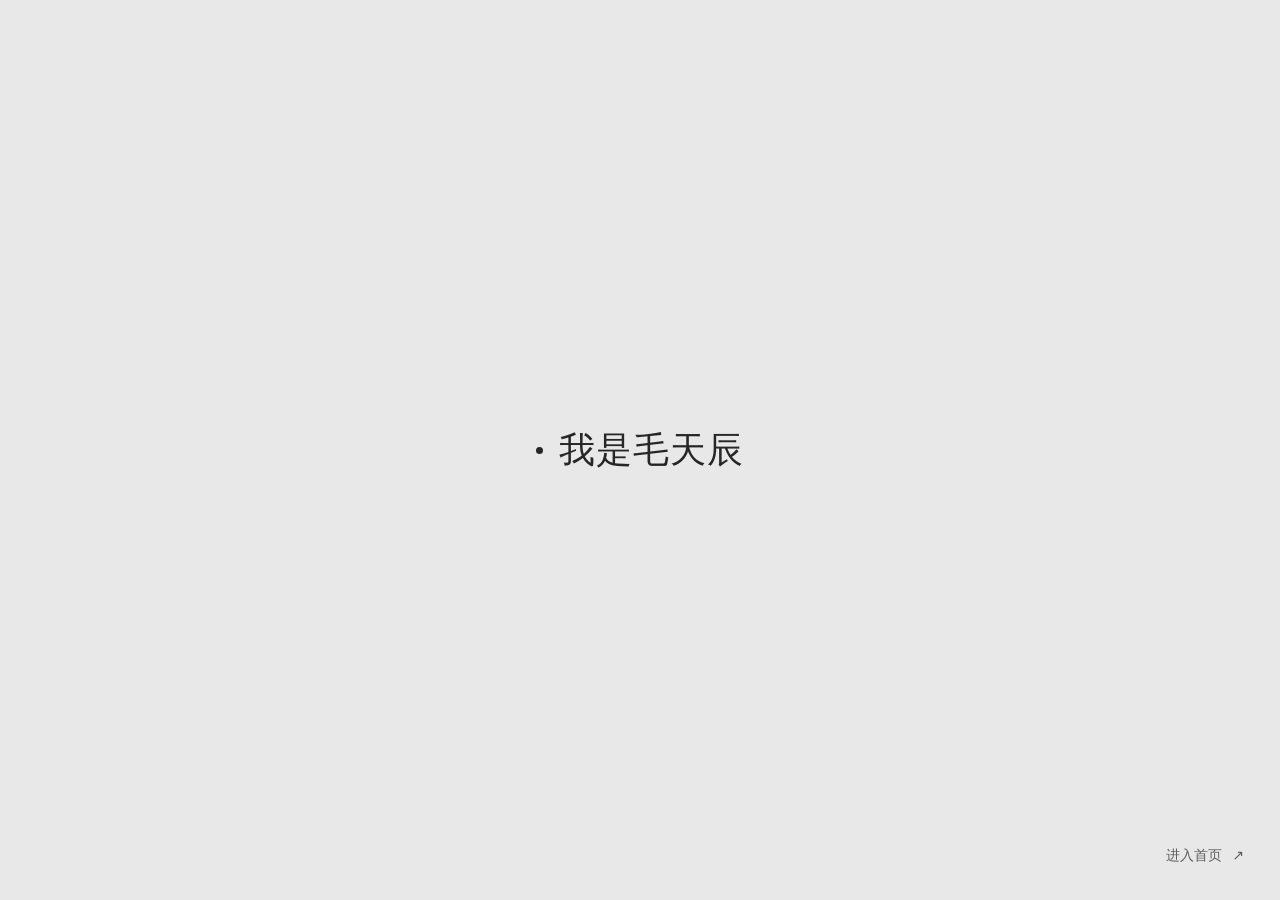
<file: v2/index.html>
<!doctype html>
<html lang="zh-CN">
<head>
  <meta charset="utf-8">
  <meta name="viewport" content="width=device-width, initial-scale=1">
  <meta name="color-scheme" content="light">
  <meta name="theme-color" content="#f9f9f9">
  <meta name="description" content="毛天辰 Owen Mao，AI产品负责人/FDE前沿部署工程师｜ToB Agent、企业知识应用、业务流程智能化。">
  <title>毛天辰 Owen Mao · AI产品负责人/FDE前沿部署工程师</title>
  <link rel="icon" href="assets/favicon.svg" type="image/svg+xml">
  <link rel="stylesheet" href="style.css">
  <link rel="stylesheet" href="fx.css">
  <script>
    // First home visit in this tab: keep the page hidden behind the opening cover until fx-intro.js runs.
    (function () {
      var seen = false;
      try { seen = sessionStorage.getItem('owen-intro-seen') === '1'; } catch (e) {}
      var onHome = !location.hash || location.hash === '#home';
      if (onHome && !seen && !matchMedia('(prefers-reduced-motion: reduce)').matches) {
        var html = document.documentElement;
        html.classList.add('intro-armed');
        window.__introFallback = setTimeout(function () { html.classList.remove('intro-armed'); }, 5000);
      }
    })();
  </script>
</head>
<body>
<div id="intro" class="intro" role="dialog" aria-modal="true" aria-labelledby="h-intro" tabindex="-1" hidden>
  <div class="intro-stage">
    <h1 id="h-intro" class="intro-sr" data-i18n="entry_title">你好，我是毛天辰</h1>
    <p class="intro-line" aria-hidden="true">
      <span class="intro-phrase intro-phrase--a"><i class="intro-bullet"></i><span data-i18n="greeting">你好</span></span>
      <span class="intro-phrase intro-phrase--b"><i class="intro-bullet"></i><span data-i18n="entry_name">我是毛天辰</span></span>
    </p>
    <button class="intro-skip" type="button"><span data-i18n="enter">进入首页</span><span aria-hidden="true">↗</span></button>
  </div>
</div>
<div id="frame" class="frame">
  <a class="skip" href="#content"><span data-i18n="skip">跳至正文</span></a>
  <aside id="rail" class="rail" aria-label="个人空间导航" data-i18n-aria="sidebar_label">
    <div class="rail-top">
      <a class="space-link" href="#home"><span data-i18n="space">个人空间</span></a>
      <button id="rail-hide" class="ghost-btn" type="button" aria-controls="rail" aria-label="收起侧栏" data-i18n-aria="close_sidebar"><svg class="ico" viewBox="0 0 24 24" fill="none" stroke="currentColor" stroke-width="1.5" stroke-linecap="round" stroke-linejoin="round" aria-hidden="true" focusable="false"><rect x="3" y="4" width="18" height="16" rx="2"/><path d="M9 4v16"/></svg></button>
    </div>
    <nav class="rail-body" aria-label="个人空间栏目" data-i18n-aria="navigation">
    <ul class="tree">
      <li class="tree-item"><a class="node" href="#home" data-route="home"><svg class="ico" viewBox="0 0 24 24" fill="none" stroke="currentColor" stroke-width="1.5" stroke-linecap="round" stroke-linejoin="round" aria-hidden="true" focusable="false"><path d="m3 10 9-7 9 7M5 9v12h14V9M9 21v-8h6v8"/></svg><span class="tree-text" data-i18n="nav_home">首页</span></a></li>
      <li class="tree-item branch" data-group="projects" data-group-key="nav_projects">
        <div class="branch-row"><a class="node" href="#projects" data-route="projects"><svg class="ico" viewBox="0 0 24 24" fill="none" stroke="currentColor" stroke-width="1.5" stroke-linecap="round" stroke-linejoin="round" aria-hidden="true" focusable="false"><path d="M3 6a2 2 0 0 1 2-2h5l2 3h7a2 2 0 0 1 2 2v10H3z"/></svg><span class="tree-text" data-i18n="nav_projects">项目</span></a><button class="branch-caret ghost-btn" type="button" aria-expanded="true" aria-controls="tree-projects" aria-label="收起项目分组"><svg viewBox="0 0 16 16" fill="none" stroke="currentColor" stroke-width="1.5" aria-hidden="true"><path d="m5 6 3 3 3-3"/></svg></button></div>
        <ul id="tree-projects" class="leaves" role="group" aria-label="项目" data-i18n-aria="nav_projects">
          <li><a class="leaf" href="#project-fitgap" data-route="project-fitgap" title="德勤｜资深顾问经验蒸馏与 Fit-Gap 方案初稿 Agent" data-i18n-title="page_fitgap"><span class="tree-text" data-i18n="page_fitgap">德勤｜资深顾问经验蒸馏与 Fit-Gap 方案初稿 Agent</span></a></li>
          <li><a class="leaf" href="#project-marriott" data-route="project-marriott" title="万豪酒店｜中国区集中采购平台规划" data-i18n-title="page_marriott"><span class="tree-text" data-i18n="page_marriott">万豪酒店｜中国区集中采购平台规划</span></a></li>
          <li><a class="leaf" href="#project-zeiss" data-route="project-zeiss" title="蔡司镜片｜质量知识问答与数据查询 Agent 平台" data-i18n-title="page_zeiss"><span class="tree-text" data-i18n="page_zeiss">蔡司镜片｜质量知识问答与数据查询 Agent 平台</span></a></li>
          <li><a class="leaf" href="#project-jinsai" data-route="project-jinsai" title="金赛药业｜企业系统实施与数据治理（FDA 质量模块）" data-i18n-title="page_jinsai"><span class="tree-text" data-i18n="page_jinsai">金赛药业｜企业系统实施与数据治理（FDA 质量模块）</span></a></li>
        </ul>
      </li>
      <li class="tree-item tree-item--gap"><a class="node" href="#works" data-route="works"><svg class="ico" viewBox="0 0 24 24" fill="none" stroke="currentColor" stroke-width="1.5" stroke-linecap="round" stroke-linejoin="round" aria-hidden="true" focusable="false"><rect x="3" y="3" width="7" height="7" rx="1.5"/><rect x="14" y="3" width="7" height="7" rx="1.5"/><rect x="3" y="14" width="7" height="7" rx="1.5"/><rect x="14" y="14" width="7" height="7" rx="1.5"/></svg><span class="tree-text" data-i18n="nav_works">个人作品</span></a></li>
      <li class="tree-item branch" data-group="writing" data-group-key="nav_writing">
        <div class="branch-row"><a class="node" href="#writing" data-route="writing"><svg class="ico" viewBox="0 0 24 24" fill="none" stroke="currentColor" stroke-width="1.5" stroke-linecap="round" stroke-linejoin="round" aria-hidden="true" focusable="false"><path d="M6 3h9l4 4v14H6zM14 3v5h5M9 12h7M9 16h7"/></svg><span class="tree-text" data-i18n="nav_writing">文章</span></a><button class="branch-caret ghost-btn" type="button" aria-expanded="true" aria-controls="tree-writing" aria-label="收起文章分组"><svg viewBox="0 0 16 16" fill="none" stroke="currentColor" stroke-width="1.5" aria-hidden="true"><path d="m5 6 3 3 3-3"/></svg></button></div>
        <ul id="tree-writing" class="leaves" role="group" aria-label="文章" data-i18n-aria="nav_writing">
          <li><a class="leaf leaf--out" href="https://mp.weixin.qq.com/s/lopkJ7HxU7CTDR-qS7UCHw" target="_blank" rel="noopener noreferrer" title="一年150万封客服邮件，SAP Joule的生意到底卡在哪"><span class="tree-text" data-i18n="article_short_0">SAP Joule 的生意</span><span aria-hidden="true">↗</span></a></li>
          <li><a class="leaf leaf--out" href="https://mp.weixin.qq.com/s/jgqUQpMmGF-Hjka1ovPmjA" target="_blank" rel="noopener noreferrer" title="4个月，3200个商机，Agentforce凭什么让人“回不去”"><span class="tree-text" data-i18n="article_short_1">Agentforce 的价值</span><span aria-hidden="true">↗</span></a></li>
          <li><a class="leaf leaf--out" href="https://mp.weixin.qq.com/s/SVgkEku_R0JMXWYbQYLbFw" target="_blank" rel="noopener noreferrer" title="Jasper（原Javis）AI产品全生命周期拆解"><span class="tree-text" data-i18n="article_short_2">Jasper 全生命周期</span><span aria-hidden="true">↗</span></a></li>
          <li><a class="leaf leaf--out" href="https://mp.weixin.qq.com/s/A50cFczj1fjIqdeiYQTPdg" target="_blank" rel="noopener noreferrer" title="说个暴论，现在被大厂轮番裁员的这部分岗位，其实早该被裁了"><span class="tree-text" data-i18n="article_short_3">先简化，再交给 AI</span><span aria-hidden="true">↗</span></a></li>
          <li><a class="leaf leaf--out" href="https://mp.weixin.qq.com/s/QzwzoOXgiPdfJAWhGWdi3w" target="_blank" rel="noopener noreferrer" title="AI都来了，企业的技术平台还有用吗？"><span class="tree-text" data-i18n="article_short_4">企业技术平台与 AI</span><span aria-hidden="true">↗</span></a></li>
        </ul>
      </li>
      <li class="tree-item tree-item--split"><a class="node" href="#tools" data-route="tools"><svg class="ico" viewBox="0 0 24 24" fill="none" stroke="currentColor" stroke-width="1.5" stroke-linecap="round" stroke-linejoin="round" aria-hidden="true" focusable="false"><rect x="6" y="6" width="12" height="12" rx="2"/><path d="M9 2v4M15 2v4M9 18v4M15 18v4M2 9h4M2 15h4M18 9h4M18 15h4M10 10h4v4h-4z"/></svg><span class="tree-text" data-i18n="nav_tools">AI 工具</span></a></li>
      <li class="tree-item"><a class="node" href="#about" data-route="about"><svg class="ico" viewBox="0 0 24 24" fill="none" stroke="currentColor" stroke-width="1.5" stroke-linecap="round" stroke-linejoin="round" aria-hidden="true" focusable="false"><circle cx="12" cy="8" r="4"/><path d="M4 21v-2a8 8 0 0 1 16 0v2"/></svg><span class="tree-text" data-i18n="nav_about">关于我</span></a></li>
      <li class="tree-item"><a class="node" href="#contact" data-route="contact"><svg class="ico" viewBox="0 0 24 24" fill="none" stroke="currentColor" stroke-width="1.5" stroke-linecap="round" stroke-linejoin="round" aria-hidden="true" focusable="false"><path d="M7 17 17 7M7 7h10v10"/></svg><span class="tree-text" data-i18n="nav_contact">联系与关注</span></a></li>
    </ul>
    </nav>
    <footer class="rail-foot">
      <a class="me" href="#about"><img src="assets/avatar-g3b-transparent.webp" width="34" height="34" alt="毛天辰 Owen Mao"><span class="me-text"><strong data-i18n="profile_name">毛天辰 Owen Mao</strong><small data-i18n="profile_role">AI产品负责人/FDE前沿部署工程师</small></span></a>
    </footer>
  </aside>
  <button id="rail-veil" class="veil" type="button" aria-label="收起侧栏" data-i18n-aria="close_sidebar" tabindex="-1" hidden></button>
  <div class="desk">
    <div class="sky" data-fx-sky aria-hidden="true"></div>
    <header class="topbar">
      <button id="rail-show" class="ghost-btn" type="button" aria-label="展开侧栏" data-i18n-aria="open_sidebar" aria-expanded="false" aria-controls="rail"><svg class="ico" viewBox="0 0 24 24" fill="none" stroke="currentColor" stroke-width="1.5" stroke-linecap="round" stroke-linejoin="round" aria-hidden="true" focusable="false"><path d="M4 6h16M4 12h16M4 18h16"/></svg></button>
      <ol class="crumbs">
        <li class="crumb crumb--root"><span data-i18n="space">个人空间</span></li>
        <li class="crumb crumb--here"><span id="crumb-here">首页</span></li>
      </ol>
      <div class="topbar-tools">
        <div class="lang-switch" role="group" aria-label="语言" data-i18n-aria="lang_label"><button type="button" data-lang="zh" aria-pressed="true" lang="zh-CN" aria-label="中文">中</button><span aria-hidden="true">/</span><button type="button" data-lang="en" aria-pressed="false" lang="en" aria-label="English">EN</button></div>
        <button id="replay-intro" class="ghost-btn ghost-btn--soft" type="button" aria-label="重播开场" data-i18n-aria="replay" title="重播开场" data-i18n-title="replay"><svg class="ico" viewBox="0 0 24 24" fill="none" stroke="currentColor" stroke-width="1.5" stroke-linecap="round" stroke-linejoin="round" aria-hidden="true" focusable="false"><path d="M4 10a8 8 0 1 1 2 8M4 4v6h6"/></svg></button>
        <a class="topbar-contact" href="#contact"><span data-i18n="nav_contact">联系与关注</span><span aria-hidden="true">↗</span></a>
      </div>
    </header>
    <main id="content" class="viewport" tabindex="-1">
<section class="view view--home" id="home" data-page data-title-key="nav_home" data-motion="rise" aria-labelledby="h-home">
<div class="hello">
<header class="hello-head">
<div class="hello-text">
<p data-i18n="greeting" class="kicker">你好</p>
<h1 data-i18n="hero_name" id="h-home" tabindex="-1">我是毛天辰 Owen Mao</h1>
<p data-i18n="home_role" class="hello-role">AI产品负责人/FDE前沿部署工程师｜ToB Agent、企业知识应用、业务流程智能化</p>
<p data-i18n="home_intro" class="hello-lede">我习惯先把业务问题拆到流程、字段和规则这一层，再决定哪些交给模型、哪些交给规则和受控接口。</p>
</div><img class="hello-photo" src="assets/avatar-g3b-transparent.webp" width="800" height="1000" alt="毛天辰 Owen Mao" fetchpriority="high" decoding="async">
</header>
<div class="hello-actions"><a class="pill" href="#projects"><svg class="ico" viewBox="0 0 24 24" fill="none" stroke="currentColor" stroke-width="1.5" stroke-linecap="round" stroke-linejoin="round" aria-hidden="true" focusable="false"><path d="M3 6a2 2 0 0 1 2-2h5l2 3h7a2 2 0 0 1 2 2v10H3z"/></svg><span data-i18n="quick_projects">看看我的项目</span></a><a class="pill" href="#writing"><svg class="ico" viewBox="0 0 24 24" fill="none" stroke="currentColor" stroke-width="1.5" stroke-linecap="round" stroke-linejoin="round" aria-hidden="true" focusable="false"><path d="M6 3h9l4 4v14H6zM14 3v5h5M9 12h7M9 16h7"/></svg><span data-i18n="quick_writing">读读我的文章</span></a><a class="pill" href="#about"><svg class="ico" viewBox="0 0 24 24" fill="none" stroke="currentColor" stroke-width="1.5" stroke-linecap="round" stroke-linejoin="round" aria-hidden="true" focusable="false"><circle cx="12" cy="8" r="4"/><path d="M4 21v-2a8 8 0 0 1 16 0v2"/></svg><span data-i18n="quick_about">多了解我一点</span></a>
</div>
<div class="elsewhere"><p class="elsewhere-label" data-i18n="find_me">也可以在这些地方找到我</p>
<div class="elsewhere-links"><a class="elsewhere-btn" href="https://github.com/owenmao-builder" target="_blank" rel="noopener noreferrer"><svg class="brand" viewBox="0 0 24 24" fill="none" stroke="currentColor" stroke-width="1.5" stroke-linecap="round" stroke-linejoin="round" aria-hidden="true" focusable="false"><path d="M9 20c-4.5 1.4-4.5-2.5-6.3-3M15 22v-3.9c0-1.1.2-1.8-.5-2.5 3.2-.3 6.5-1.5 6.5-7.1A5.5 5.5 0 0 0 19.5 4c.2-.6.7-2.2-.2-4 0 0-1.2-.4-4 1.5a13.7 13.7 0 0 0-7 0C5.5-.4 4.3 0 4.3 0c-.9 1.8-.4 3.4-.2 4A5.5 5.5 0 0 0 2.6 8.5c0 5.6 3.3 6.8 6.5 7.1-.6.5-.9 1.3-.9 2.3V22" transform="translate(1 1) scale(.9)"/></svg><span>GitHub</span></a><button class="elsewhere-btn" type="button" data-qr aria-haspopup="dialog" aria-controls="qr-card" aria-label="查看公众号二维码" data-i18n-aria="qr_open"><svg class="brand" viewBox="0 0 24 24" fill="none" stroke="currentColor" stroke-width="1.5" stroke-linecap="round" stroke-linejoin="round" aria-hidden="true" focusable="false"><path d="M15.5 12.5a6.5 6.5 0 0 0 .6-2.7C16.1 6 12.9 3 9 3S2 6 2 9.8c0 2.1 1.1 4.1 2.8 5.4L4 18l3.2-1.4a8.2 8.2 0 0 0 2.2.2"/><path d="M22 15.1c0-2.8-2.6-5.1-5.8-5.1s-5.8 2.3-5.8 5.1 2.6 5.1 5.8 5.1l1.9-.2 2.5 1-.6-2.1c1.3-1 2-2.4 2-3.8z"/><path d="M6.5 8h.1M11.5 8h.1M14 14.5h.1M18.5 14.5h.1" stroke-width="2.5"/></svg><span data-i18n="wechat_link">公众号 · OM创意工坊</span></button><a class="elsewhere-btn" href="mailto:owenmao24@gmail.com"><svg class="brand" viewBox="0 0 24 24" fill="none" stroke="currentColor" stroke-width="1.5" stroke-linecap="round" stroke-linejoin="round" aria-hidden="true" focusable="false"><rect x="3" y="5" width="18" height="14" rx="2"/><path d="m3 6 9 7 9-7"/></svg><span data-i18n="email">邮箱</span></a>
</div>
</div>
</div>
</section>
<section class="view view--read" id="projects" data-page data-title-key="nav_projects" data-motion="stagger" aria-labelledby="h-projects" hidden>
<div class="view-head">
<p data-i18n="profile_name" class="kicker">毛天辰 Owen Mao</p>
<h1 data-i18n="projectsTitle" id="h-projects" tabindex="-1">项目案例</h1>
<p class="view-lede" data-i18n="methodDesc0">把一线业务问题拆到流程、字段和规则这一层。</p>
</div>
<div class="tiles">
<a class="tile" href="#project-fitgap">
<div class="tile-meta"><span data-i18n="fitgap_client">德勤企业管理咨询</span><span>2026.08–2026.10</span>
</div>
<h2 data-i18n="fitgap_title">资深顾问经验蒸馏与 Fit-Gap 方案初稿 Agent</h2>
<p data-i18n="fitgap_problem">业务流程向系统流程转化的判断长期沉淀于资深顾问个人经验，历史方案仅记录结论，新顾问需跟完约两个完整项目方可独立产出 Fit-Gap 初稿。负责搭建方案初稿 Agent，将专家判断转化为可复用、可追溯、可审改的组织能力。</p>
<p class="tile-note" data-i18n="demoNotice">Demo 为基于项目场景自建的演示原型，数据为示例</p>
<div class="tile-foot"><span data-i18n="fitgap_industry">咨询（内部）</span><span data-i18n="details">查看介绍 →</span>
</div></a>
<a class="tile" href="#project-marriott">
<div class="tile-meta"><span data-i18n="marriott_client">万豪酒店</span><span>2026.04–2026.08</span>
</div>
<h2 data-i18n="marriott_title">中国区集中采购平台规划</h2>
<p data-i18n="marriott_problem">客户各区域、各酒店分散采购，系统与流程不统一，需输出中国区集采战略、平台蓝图与实施路线图。</p>
<div class="tile-foot"><span data-i18n="marriott_industry">酒店</span><span data-i18n="details">查看介绍 →</span>
</div></a>
<a class="tile" href="#project-zeiss">
<div class="tile-meta"><span data-i18n="zeiss_client">蔡司镜片</span><span>2024.07–2025.10</span>
</div>
<h2 data-i18n="zeiss_title">质量知识问答与数据查询 Agent 平台</h2>
<p data-i18n="zeiss_problem">质量资料散在作业指导书、字段字典、月报、8D 案例里，新旧版本并存；检验批状态、不合格统计要依赖 IT 或关键用户查询。</p>
<p class="tile-note" data-i18n="demoNotice">Demo 为基于项目场景自建的演示原型，数据为示例</p>
<div class="tile-foot"><span data-i18n="zeiss_industry">光学镜片</span><span data-i18n="details">查看介绍 →</span>
</div></a>
<a class="tile" href="#project-jinsai">
<div class="tile-meta"><span data-i18n="jinsai_client">金赛药业</span><span>2022.12–2024.07</span>
</div>
<h2 data-i18n="jinsai_title">企业系统实施与数据治理（金赛 FDA 质量模块）</h2>
<p data-i18n="jinsai_problem">生物制药客户需要搭建符合 FDA 要求的平台，规划质量部门流程并在系统中落地。</p>
<p class="tile-note" data-i18n="demoNotice">Demo 为基于项目场景自建的演示原型，数据为示例</p>
<div class="tile-foot"><span data-i18n="jinsai_industry">生物制药</span><span data-i18n="details">查看介绍 →</span>
</div></a>
</div>
</section>
<section class="view view--read" id="project-fitgap" data-page data-title-key="page_fitgap" data-motion="rise" aria-labelledby="h-project-fitgap" hidden>
<div class="view-head">
<p data-i18n="projectsTitle" class="kicker">项目案例</p>
<h1 data-i18n="page_fitgap" id="h-project-fitgap" tabindex="-1">德勤｜资深顾问经验蒸馏与 Fit-Gap 方案初稿 Agent</h1>
</div>
<dl class="facts">
<div><dt data-i18n="client_industry">客户 / 行业</dt><dd><span data-i18n="fitgap_client">德勤企业管理咨询</span> / <span data-i18n="fitgap_industry">咨询（内部）</span></dd>
</div>
<div><dt data-i18n="my_role">我的角色</dt><dd><span data-i18n="fitgap_role">Agent 产品负责人，主导专家知识工程、诊断框架、评测体系与组织落地全流程</span></dd>
</div>
<div><dt data-i18n="period">时间</dt><dd>2026.08–2026.10</dd>
</div></dl>
<div class="callout callout--demo">
<div class="demo-row"><a class="btn" href="demos/marriott/index.html" target="_blank" rel="noopener noreferrer" aria-describedby="fitgap-notice"><span data-i18n="demo">看交互 Demo ↗</span></a><span data-i18n="sample" class="sample-tag">演示用示例数据</span>
</div>
<p data-i18n="demoNotice" id="fitgap-notice">Demo 为基于项目场景自建的演示原型，数据为示例</p>
</div>
<div class="body-copy">
<h2 data-i18n="problem">问题</h2>
<p data-i18n="fitgap_problem" data-content="problem">业务流程向系统流程转化的判断长期沉淀于资深顾问个人经验，历史方案仅记录结论，新顾问需跟完约两个完整项目方可独立产出 Fit-Gap 初稿。负责搭建方案初稿 Agent，将专家判断转化为可复用、可追溯、可审改的组织能力。</p>
<h2 data-i18n="approach">做法</h2>
<p data-i18n="fitgap_approach" data-content="approach">隐性知识显性化：设计背景、约束、备选、选择理由、被否路线、后果、反例七要素访谈框架，还原专家决策链；以 LLM 抽取加顾问逐字段校对双轨机制沉淀案例，严禁补写原文未出现的金额与阈值，存疑进入待确认队列，沉淀 15 个高价值案例。决策链蒸馏：采用父子分段与 Contextual Retrieval 整体召回案例与适用条件，按业务域、品类、场景类型构建元数据先过滤后检索，条件不满足仅作对照参考。三类诊断框架：定义原生支持、流程适配、增强开发三类标准，输出统一为差异清单、决策归属、前提假设、未决事项四段式，依据按内部案例、公开资料、资深顾问判断三级溯源。Skill 化封装：将出具初稿封装为标准 Skill，在 Dify 编排为问题分类、参数提取、缺参追问、知识检索、结构化生成五段链路。人机协同评审：25 份历史方案回测，LLM-as-a-Judge 初判加资深顾问逐条复核，Bad Case 按检索未命中、诊断误判、上下游影响遗漏三层归因，修改理由回写案例库并转为回归用例。</p>
<h2 data-i18n="outcome">结果（定性）</h2>
<p data-i18n="fitgap_outcome" data-content="outcome">25 份历史方案回测中约 80% 经资深顾问判定思路可行，案例引用与未决项标注评分由 0.6 提升至 1.7（满分 2 分）；三类诊断与资深顾问终审一致率约 75%，Skill 触发准确率约 92%，累计回写修改理由约 40 条；新顾问独立产出初稿由跟完两个完整项目缩短至单份约 8 分钟出稿，由资深顾问把关。</p>
</div><a class="inline-link" href="#projects"><span data-i18n="all_projects">← 全部项目</span></a>
</section>
<section class="view view--read" id="project-marriott" data-page data-title-key="page_marriott" data-motion="rise" aria-labelledby="h-project-marriott" hidden>
<div class="view-head">
<p data-i18n="projectsTitle" class="kicker">项目案例</p>
<h1 data-i18n="page_marriott" id="h-project-marriott" tabindex="-1">万豪酒店｜中国区集中采购平台规划</h1>
</div>
<dl class="facts">
<div><dt data-i18n="client_industry">客户 / 行业</dt><dd><span data-i18n="marriott_client">万豪酒店</span> / <span data-i18n="marriott_industry">酒店</span></dd>
</div>
<div><dt data-i18n="my_role">我的角色</dt><dd><span data-i18n="marriott_role">项目经理</span></dd>
</div>
<div><dt data-i18n="period">时间</dt><dd>2026.04–2026.08</dd>
</div></dl>
<div class="body-copy">
<h2 data-i18n="problem">问题</h2>
<p data-i18n="marriott_problem" data-content="problem">客户各区域、各酒店分散采购，系统与流程不统一，需输出中国区集采战略、平台蓝图与实施路线图。</p>
<h2 data-i18n="approach">做法</h2>
<p data-i18n="marriott_approach" data-content="approach">按流程规划、系统架构、战略、Agent 四条线拆分 10 人团队职责并按周跟踪风险，组织覆盖采购、财务、PMO、加盟酒店经营方及 CEO/COO/CIO 的二三十场访谈；统筹面向 Global CEO/CFO/CIO 的方案评审，评审范围扩大后重排计划、提前对齐各方预期。</p>
<h2 data-i18n="outcome">结果（定性）</h2>
<p data-i18n="marriott_outcome" data-content="outcome">四个月内交付集采战略、平台功能蓝图与分阶段实施路线图，方案通过 Global CEO/CFO/CIO 评审。</p>
</div><a class="inline-link" href="#projects"><span data-i18n="all_projects">← 全部项目</span></a>
</section>
<section class="view view--read" id="project-zeiss" data-page data-title-key="page_zeiss" data-motion="rise" aria-labelledby="h-project-zeiss" hidden>
<div class="view-head">
<p data-i18n="projectsTitle" class="kicker">项目案例</p>
<h1 data-i18n="page_zeiss" id="h-project-zeiss" tabindex="-1">蔡司镜片｜质量知识问答与数据查询 Agent 平台</h1>
</div>
<dl class="facts">
<div><dt data-i18n="client_industry">客户 / 行业</dt><dd><span data-i18n="zeiss_client">蔡司镜片</span> / <span data-i18n="zeiss_industry">光学镜片</span></dd>
</div>
<div><dt data-i18n="my_role">我的角色</dt><dd><span data-i18n="zeiss_role">AI 产品负责人，兼质量模块负责人，带 3 人业务小组，项目核心团队 9 人</span></dd>
</div>
<div><dt data-i18n="period">时间</dt><dd>2024.07–2025.10</dd>
</div></dl>
<div class="callout callout--demo">
<div class="demo-row"><a class="btn" href="demos/zeiss/index.html" target="_blank" rel="noopener noreferrer" aria-describedby="zeiss-notice"><span data-i18n="demo">看交互 Demo ↗</span></a><span data-i18n="sample" class="sample-tag">演示用示例数据</span>
</div>
<p data-i18n="demoNotice" id="zeiss-notice">Demo 为基于项目场景自建的演示原型，数据为示例</p>
</div>
<div class="body-copy">
<h2 data-i18n="problem">问题</h2>
<p data-i18n="zeiss_problem" data-content="problem">质量资料散在作业指导书、字段字典、月报、8D 案例里，新旧版本并存；检验批状态、不合格统计要依赖 IT 或关键用户查询。</p>
<h2 data-i18n="approach">做法</h2>
<p data-i18n="zeiss_approach" data-content="approach">借 SAP 升级做质量知识治理，给文档补齐版本、状态、生效日期、适用工厂、责任人元数据；问题分为规则定义类（走文档 RAG，附来源和版本）与统计状态类（走数据查询 Agent，受控接口，返回数据时间和口径）；无有效依据时拒答并给出责任人；建评测集，Bad Case 按理解、检索、生成、工具、权限与数据逐层归因。</p>
<h2 data-i18n="outcome">结果（定性）</h2>
<p data-i18n="zeiss_outcome" data-content="outcome">修复了新旧两版作业指导书同时召回导致混入废止规则的问题（补齐元数据 + 硬过滤现行状态）；先在质量部关键用户中试点，反馈进入 Bad Case 池定期复盘。</p>
</div><a class="inline-link" href="#projects"><span data-i18n="all_projects">← 全部项目</span></a>
</section>
<section class="view view--read" id="project-jinsai" data-page data-title-key="page_jinsai" data-motion="rise" aria-labelledby="h-project-jinsai" hidden>
<div class="view-head">
<p data-i18n="projectsTitle" class="kicker">项目案例</p>
<h1 data-i18n="page_jinsai" id="h-project-jinsai" tabindex="-1">金赛药业｜企业系统实施与数据治理（FDA 质量模块）</h1>
</div>
<dl class="facts">
<div><dt data-i18n="client_industry">客户 / 行业</dt><dd><span data-i18n="jinsai_client">金赛药业</span> / <span data-i18n="jinsai_industry">生物制药</span></dd>
</div>
<div><dt data-i18n="my_role">我的角色</dt><dd><span data-i18n="jinsai_role">金赛质量模块负责人</span></dd>
</div>
<div><dt data-i18n="period">时间</dt><dd>2022.12–2024.07</dd>
</div></dl>
<div class="callout callout--demo">
<div class="demo-row"><a class="btn" href="demos/jinsai/index.html" target="_blank" rel="noopener noreferrer" aria-describedby="jinsai-notice"><span data-i18n="demo">看交互 Demo ↗</span></a><span data-i18n="sample" class="sample-tag">演示用示例数据</span>
</div>
<p data-i18n="demoNotice" id="jinsai-notice">Demo 为基于项目场景自建的演示原型，数据为示例</p>
</div>
<div class="body-copy">
<h2 data-i18n="problem">问题</h2>
<p data-i18n="jinsai_problem" data-content="problem">生物制药客户需要搭建符合 FDA 要求的平台，规划质量部门流程并在系统中落地。</p>
<h2 data-i18n="approach">做法</h2>
<p data-i18n="jinsai_approach" data-content="approach">经短期带教后独立负责受 FDA 监管的质量模块，主导调研、URS 方案、配置测试、培训到上线切换全流程。</p>
<h2 data-i18n="outcome">结果（定性）</h2>
<p data-i18n="jinsai_outcome" data-content="outcome">质量模块如期上线并满足 FDA 合规要求，系统自动计算取样量与取样 HU，实现批次级追溯。</p>
</div><a class="inline-link" href="#projects"><span data-i18n="all_projects">← 全部项目</span></a>
</section>
<section class="view view--read" id="works" data-page data-title-key="nav_works" data-motion="stagger" aria-labelledby="h-works" hidden>
<div class="view-head">
<p data-i18n="nav_works" class="kicker">个人作品</p>
<h1 data-i18n="productsTitle" id="h-works" tabindex="-1">我做的产品</h1>
<p class="view-lede" data-i18n="tagline">保持好奇，创造下一种可能。</p>
</div>
<div class="tiles tiles--works">
<article class="tile tile--work">
<h2 data-i18n="work_title_0">同好会｜线上匹配运动平台</h2>
<p data-i18n="work_desc_0">通过兴趣标签匹配和场馆合作，让用户简单交互就能约到运动。</p>
<div class="tile-foot tile-links"><a class="inline-link" href="https://tonghao-club-demo.owenmao24.chatgpt.site/" target="_blank" rel="noopener noreferrer"><span data-i18n="visit">打开产品 ↗</span></a><a class="inline-link" href="https://github.com/owenmao-builder/SportMates-Matchup-Platform" target="_blank" rel="noopener noreferrer"><span data-i18n="source">开源 ↗</span></a>
</div>
</article>
<article class="tile tile--work">
<h2 data-i18n="work_title_1">Love Language｜情绪翻译器</h2>
<p data-i18n="work_desc_1">拨开负面情绪的外衣，听见伴侣、家人、朋友的善意，也复盘自己语言里的刺。</p>
<div class="tile-foot tile-links"><a class="inline-link" href="https://love-language-little-shelter.owenmao24.chatgpt.site" target="_blank" rel="noopener noreferrer"><span data-i18n="visit">打开产品 ↗</span></a>
</div>
</article>
<article class="tile tile--work">
<h2 data-i18n="work_title_2">AI Product Frontier｜AI 行业情报聚合器</h2>
<p data-i18n="work_desc_2">按新颖性、影响力、解释价值和决策相关性筛选 AI 技术与产品动态，在 macOS 菜单栏展示要点。</p>
<div class="tile-foot tile-links"><a class="inline-link" href="https://github.com/owenmao-builder/ai-product-frontier-resource-aggregator" target="_blank" rel="noopener noreferrer"><span data-i18n="source">开源 ↗</span></a>
</div>
</article>
<article class="tile tile--work">
<h2 data-i18n="work_title_3">F1 Racecraft</h2>
<p data-i18n="work_desc_3">赛事复盘、车手数据、可视化换胎策略实验室与三维攻防演示。</p>
<div class="tile-foot tile-links"><a class="inline-link" href="https://owenmao-builder.github.io/f1-racecraft/" target="_blank" rel="noopener noreferrer"><span data-i18n="visit">打开产品 ↗</span></a>
</div>
</article>
<article class="tile tile--work">
<h2 data-i18n="work_title_4">费用会审室</h2>
<p data-i18n="work_desc_4">四个角色用证据修正经营解释的交互 Demo，支持确定性计算、补证、复核与结论卡。</p>
<div class="tile-foot tile-links"><a class="inline-link" href="https://owenmao-builder.github.io/expense-hearing/" target="_blank" rel="noopener noreferrer"><span data-i18n="visit">打开产品 ↗</span></a>
</div>
</article>
<article class="tile tile--work">
<h2 data-i18n="work_title_5">造境 ZAO</h2>
<p data-i18n="work_desc_5">AIGC 创作工作台在线体验站。</p>
<div class="tile-foot tile-links"><a class="inline-link" href="https://owenmao-builder.github.io/zao-studio-site/" target="_blank" rel="noopener noreferrer"><span data-i18n="visit">打开产品 ↗</span></a>
</div>
</article>
<article class="tile tile--work">
<h2 data-i18n="work_title_6">Starter Studio</h2>
<p data-i18n="work_desc_6">PRD 驱动的分步开发工作室，含需求确认、技术方案与代码书签。</p>
<div class="tile-foot tile-links"><a class="inline-link" href="https://owenmao-builder.github.io/starter-studio/" target="_blank" rel="noopener noreferrer"><span data-i18n="visit">打开产品 ↗</span></a>
</div>
</article>
</div>
</section>
<section class="view view--read" id="writing" data-page data-title-key="nav_writing" data-motion="stagger" aria-labelledby="h-writing" hidden>
<div class="view-head">
<p data-i18n="wechat_link" class="kicker">公众号 · OM创意工坊</p>
<h1 data-i18n="articlesTitle" id="h-writing" tabindex="-1">公众号精选文章</h1>
<p class="view-lede" data-i18n="focus">ToB Agent、企业知识应用、业务流程智能化</p>
</div>
<div class="posts"><a class="post" href="https://mp.weixin.qq.com/s/lopkJ7HxU7CTDR-qS7UCHw" target="_blank" rel="noopener noreferrer">
<div class="tile-meta"><span>OM创意工坊</span><time datetime="2026-09-07">2026-09-07</time>
</div>
<h2 lang="zh-CN">一年150万封客服邮件，SAP Joule的生意到底卡在哪</h2>
<p data-i18n="article_desc_0">从博世的工单分流、人事自助和财务流程切入，对比 SAP Joule 与 Agentforce 的业务价值，分析省下工时为何未必带来持续付费。</p>
<div class="tile-foot"><span data-i18n="read_original">阅读原文 ↗</span>
</div></a>
<a class="post" href="https://mp.weixin.qq.com/s/jgqUQpMmGF-Hjka1ovPmjA" target="_blank" rel="noopener noreferrer">
<div class="tile-meta"><span>OM创意工坊</span><time datetime="2026-09-05">2026-09-05</time>
</div>
<h2 lang="zh-CN">4个月，3200个商机，Agentforce凭什么让人“回不去”</h2>
<p data-i18n="article_desc_1">从 Salesforce、销售易和客户案例出发，拆解 Agent 如何参与线索跟进、CRM 录入与客户协作。</p>
<div class="tile-foot"><span data-i18n="read_original">阅读原文 ↗</span>
</div></a>
<a class="post" href="https://mp.weixin.qq.com/s/SVgkEku_R0JMXWYbQYLbFw" target="_blank" rel="noopener noreferrer">
<div class="tile-meta"><span>OM创意工坊</span><time datetime="2026-08-31">2026-08-31</time>
</div>
<h2 lang="zh-CN">Jasper（原Javis）AI产品全生命周期拆解</h2>
<p data-i18n="article_desc_2">回顾 Jasper 的产品迭代、增长方式与收费变化，探讨模型能力普及后，AI 应用凭什么让客户持续付费。</p>
<div class="tile-foot"><span data-i18n="read_original">阅读原文 ↗</span>
</div></a>
<a class="post" href="https://mp.weixin.qq.com/s/A50cFczj1fjIqdeiYQTPdg" target="_blank" rel="noopener noreferrer">
<div class="tile-meta"><span>OM创意工坊</span><time datetime="2026-08-30">2026-08-30</time>
</div>
<h2 lang="zh-CN">说个暴论，现在被大厂轮番裁员的这部分岗位，其实早该被裁了</h2>
<p data-i18n="article_desc_3">引入 AI 前先质疑、删除和简化无效动作，再让 Agent 接手有价值的任务。</p>
<div class="tile-foot"><span data-i18n="read_original">阅读原文 ↗</span>
</div></a>
<a class="post" href="https://mp.weixin.qq.com/s/QzwzoOXgiPdfJAWhGWdi3w" target="_blank" rel="noopener noreferrer">
<div class="tile-meta"><span>OM创意工坊</span><time datetime="2026-08-29">2026-08-29</time>
</div>
<h2 lang="zh-CN">AI都来了，企业的技术平台还有用吗？</h2>
<p data-i18n="article_desc_4">企业技术平台如何转变为 AI 的上下文与工具入口，以及人的判断、责任与信任。</p>
<div class="tile-foot"><span data-i18n="read_original">阅读原文 ↗</span>
</div></a>
</div>
</section>
<section class="view view--read" id="tools" data-page data-title-key="nav_tools" data-motion="stagger" aria-labelledby="h-tools" hidden>
<div class="view-head">
<p data-i18n="profile_name" class="kicker">毛天辰 Owen Mao</p>
<h1 data-i18n="toolsTitle" id="h-tools" tabindex="-1">常用 AI 工具</h1>
</div>
<div class="tiles">
<article class="tile">
<h2>Dify</h2>
<p data-i18n="toolDify">搭 RAG 知识库、工作流与 Agent 原型</p>
</article>
<article class="tile">
<h2>Codex</h2>
<p data-i18n="toolCodex">AI 原生开发，把想法做成可点开的产品和 Demo</p>
</article>
<div class="tile tbd-box" id="other-tools-placeholder">
<h2 data-i18n="otherTools">其他工具</h2>
<p data-i18n="pending">待 Owen 提供</p>
</div>
</div>
</section>
<section class="view view--read" id="about" data-page data-title-key="nav_about" data-motion="focus" aria-labelledby="h-about" hidden>
<div class="view-head">
<p data-i18n="profile_name" class="kicker">毛天辰 Owen Mao</p>
<h1 data-i18n="aboutTitle" id="h-about" tabindex="-1">关于我</h1>
</div>
<div class="bio"><img src="assets/avatar-g3b-transparent.webp" width="800" height="1000" alt="毛天辰 Owen Mao" decoding="async">
<div>
<h2 data-i18n="tagline">保持好奇，创造下一种可能。</h2>
<p data-i18n="intro">在德勤技术与转型团队做顾问和项目经理，从富士康的仓储系统、金赛药业的质量流程，一路做到蔡司的质量知识问答和数据查询 Agent、德勤资深顾问经验蒸馏与 Fit-Gap 方案初稿 Agent。我习惯先把业务问题拆到流程、字段和规则这一层，再决定哪些交给模型、哪些交给规则和受控接口。现在想专注做 ToB 的 AI 产品：企业知识应用、Agent 和业务流程智能化。</p>
</div>
</div>
<div class="body-copy">
<h2 data-i18n="methodTitle">我怎么做产品</h2><ol class="steps"><li>
<h3 data-i18n="method0">懂行业、懂流程</h3>
<p data-i18n="methodDesc0">把一线业务问题拆到流程、字段和规则这一层。</p></li><li>
<h3 data-i18n="method1">分清模型和规则的边界</h3>
<p data-i18n="methodDesc1">模型负责理解表达、组织答案；数量计算、指标口径和业务承诺交给规则引擎与受控接口。流程固定的任务先用工作流，需要复杂决策再引入 Agent。</p></li><li>
<h3 data-i18n="method2">数据是企业 AI 的地基</h3>
<p data-i18n="methodDesc2">数据对象、口径、版本和责任人没理清，检索和查询一定会答错。</p></li><li>
<h3 data-i18n="method3">从方案走到实施</h3>
<p data-i18n="methodDesc3">调研、流程规划、功能设计、开发对接、测试、上线和推广培训。</p></li></ol>
<h2 data-i18n="experience">经历</h2>
<div class="history">
<div class="history-item">
<p class="history-when">2023.12–2026.10</p>
<div>
<h3 data-i18n="expTitle0">德勤企业管理咨询</h3>
<p data-i18n="expRole0">AI 产品负责人 / 项目经理 / 技术转型顾问</p>
</div>
</div>
<div class="history-item">
<p class="history-when">2022.12–2023.12</p>
<div>
<h3 data-i18n="expTitle1">德勤企业管理咨询</h3>
<p data-i18n="expRole1">技术与转型实习生</p>
</div>
</div>
</div>
<h2 data-i18n="education">教育</h2>
<div class="history-item">
<p class="history-when">2019.10–2023.06</p>
<div>
<h3 data-i18n="expTitle2">上海对外经贸大学</h3>
<p data-i18n="expRole2">会计学｜本科</p>
</div>
</div>
<h2 data-i18n="service">服务过的行业与客户</h2>
<div class="tags"><span data-i18n="industry0" class="tag">电子制造</span><span data-i18n="industry1" class="tag">生物制药</span><span data-i18n="industry2" class="tag">汽车</span><span data-i18n="industry3" class="tag">光学镜片</span><span data-i18n="industry4" class="tag">酒店</span>
</div>
<p data-i18n="clients" class="client-line">富士康 · 金赛药业 · 东风汽车 · 蔡司 · 万豪</p>
</div><a class="inline-link" href="#contact"><span data-i18n="nav_contact">联系与关注</span> <span aria-hidden="true">→</span></a>
</section>
<section class="view view--read" id="contact" data-page data-title-key="nav_contact" data-motion="stagger" aria-labelledby="h-contact" hidden>
<div class="view-head">
<p data-i18n="profile_name" class="kicker">毛天辰 Owen Mao</p>
<h1 data-i18n="nav_contact" id="h-contact" tabindex="-1">联系与关注</h1>
<p class="view-lede" data-i18n="find_me">也可以在这些地方找到我</p>
</div>
<div class="channels">
<a class="channel channel--link" href="https://github.com/owenmao-builder" target="_blank" rel="noopener noreferrer">
<div>
<h2>GitHub</h2>
<p>owenmao-builder</p>
</div><span data-i18n="visit_home" class="channel-cta">访问主页 ↗</span></a>
<div class="channel">
<div>
<h2 data-i18n="email">邮箱</h2>
<p><a class="mail-addr" href="mailto:owenmao24@gmail.com">owenmao24@gmail.com</a>
</p>
<p class="copy-msg" role="status" aria-live="polite" aria-atomic="true">
</p>
</div><button type="button" class="btn" data-copy><span data-i18n="copy">复制邮箱</span></button>
</div>
<div class="channel channel--wechat">
<div>
<p data-i18n="officialWechat" class="channel-kicker">微信公众号</p>
<h2>OM创意工坊</h2>
<p data-i18n="scan" class="channel-hint">微信扫一扫，关注 OM创意工坊</p><a class="inline-link" href="https://mp.weixin.qq.com/mp/profile_ext?action=home&amp;__biz=MzY4NTQyNzczNw==&amp;scene=124#wechat_redirect" target="_blank" rel="noopener noreferrer"><span data-i18n="wechatHome">打开公众号主页 ↗</span></a>
</div><button class="qr-btn" type="button" data-qr aria-haspopup="dialog" aria-controls="qr-card" aria-label="查看公众号二维码" data-i18n-aria="qr_open"><img src="assets/qr-om-gongzhonghao.svg" width="215" height="215" alt="OM创意工坊公众号二维码" data-i18n-alt="officialQrAlt" decoding="async"></button>
</div>
<div class="channel tbd-box" id="personal-wechat-placeholder">
<div>
<h2 data-i18n="personalWechat">个人微信二维码</h2>
<p data-i18n="pending">待 Owen 提供</p>
</div><img class="tbd-qr" src="assets/wechat-qr-placeholder.svg" width="160" height="160" alt="个人微信二维码占位：待 Owen 提供" data-i18n-alt="placeholderAlt">
</div>
</div>
</section>
    </main>
  </div>
</div>
<div id="qr-layer" class="qr-layer" hidden>
<div class="qr-dim" data-close-qr>
</div>
<section id="qr-card" class="qr-card" role="dialog" aria-modal="true" aria-labelledby="h-qr" tabindex="-1">
<div class="qr-card-top">
<p data-i18n="officialWechat" class="kicker">微信公众号</p><button class="ghost-btn" type="button" data-close-qr aria-label="关闭" data-i18n-aria="close"><svg class="ico" viewBox="0 0 24 24" fill="none" stroke="currentColor" stroke-width="1.5" stroke-linecap="round" stroke-linejoin="round" aria-hidden="true" focusable="false"><path d="m6 6 12 12M6 18 18 6"/></svg></button>
</div>
<h2 id="h-qr">OM创意工坊</h2>
<div class="qr-frame"><img src="assets/qr-om-gongzhonghao.svg" width="260" height="260" alt="OM创意工坊公众号二维码" data-i18n-alt="officialQrAlt">
</div>
<p data-i18n="scan">微信扫一扫，关注 OM创意工坊</p><a class="inline-link" href="https://mp.weixin.qq.com/mp/profile_ext?action=home&amp;__biz=MzY4NTQyNzczNw==&amp;scene=124#wechat_redirect" target="_blank" rel="noopener noreferrer"><span data-i18n="wechatHome">打开公众号主页 ↗</span></a>
</section>
</div>
<script src="fx-sky.js"></script>
<script src="fx-intro.js"></script>
<script src="fx-reveal.js"></script>
<script src="fx-flip.js"></script>
<script src="main.js"></script>
</body>
</html>
</file>
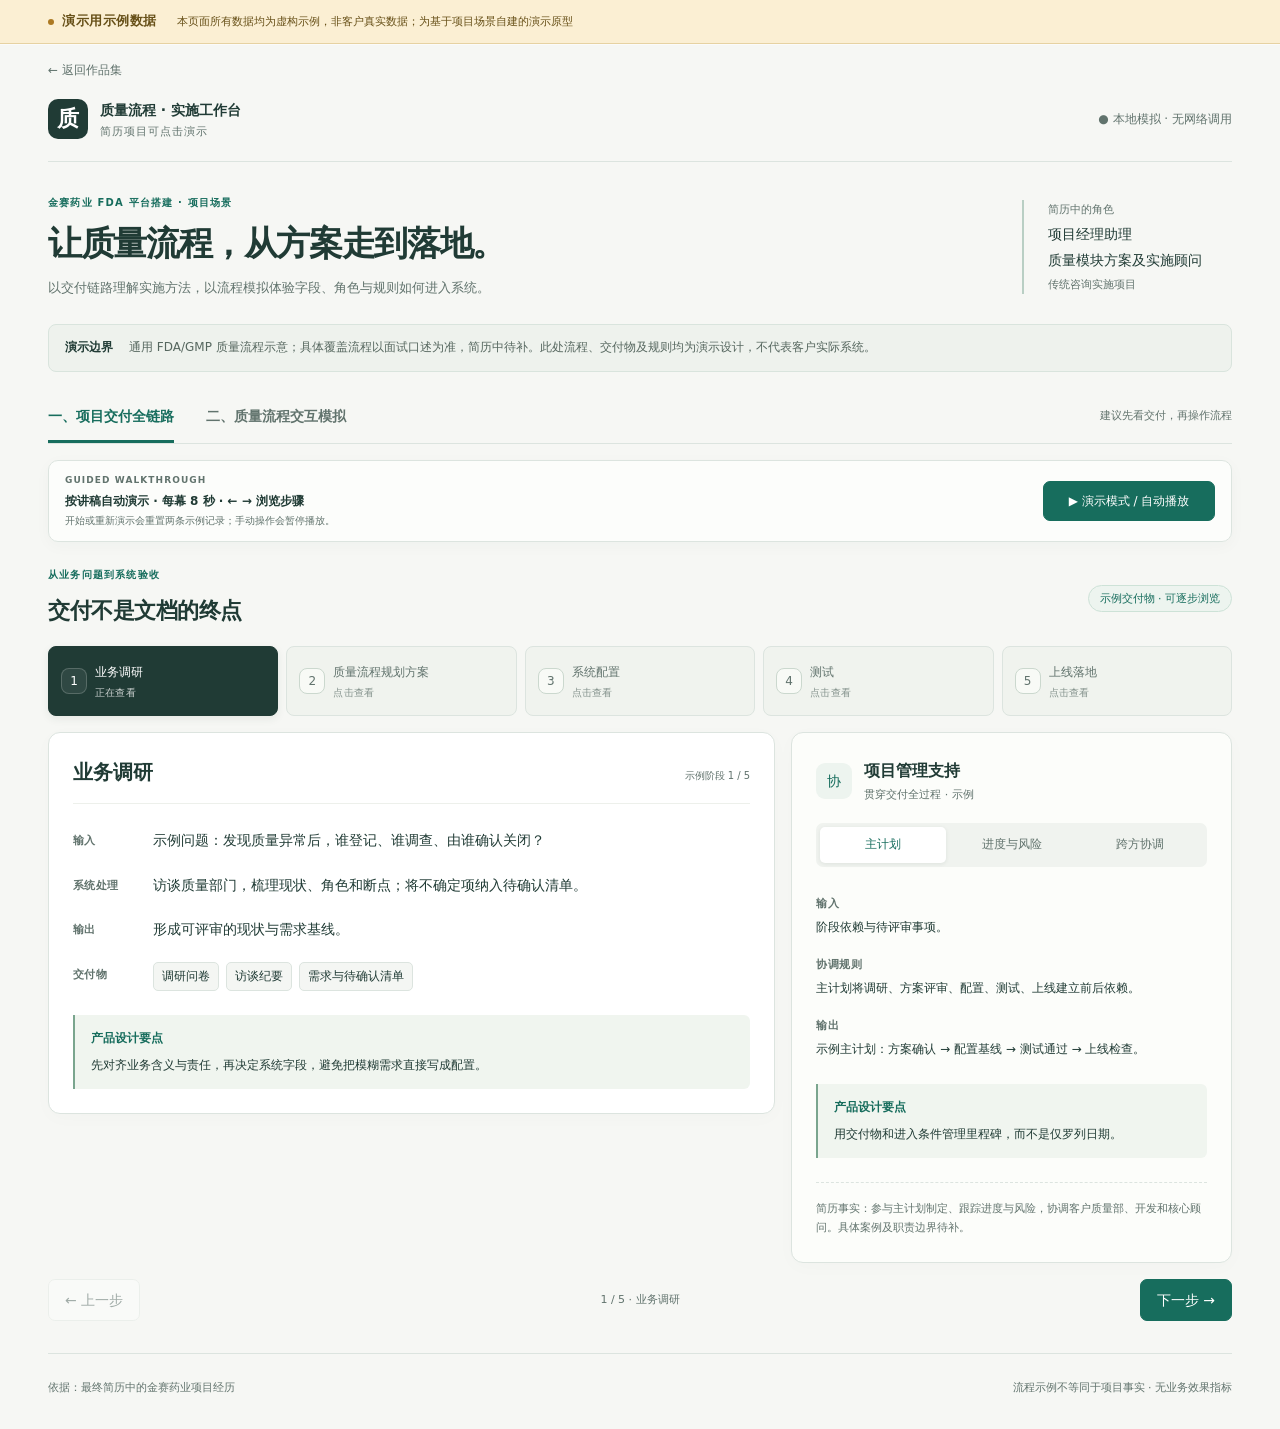
<file: v2/demos/jinsai/index.html>
<!doctype html>
<html lang="zh-CN"><head><meta charset="utf-8"><meta name="viewport" content="width=device-width, initial-scale=1"><title>质量流程从调研到系统落地｜项目演示</title><link rel="stylesheet" href="style.css"><script src="app.js" defer></script></head><body>
<div class="notice"><strong>演示用示例数据</strong><span>本页面所有数据均为虚构示例，非客户真实数据；为基于项目场景自建的演示原型</span></div><div class="shell">
<a class="back-link" href="../../index.html">← 返回作品集</a>
<header><div class="brand"><span class="brand-mark">质</span><div>质量流程 · 实施工作台<small>简历项目可点击演示</small></div></div><span class="offline">● 本地模拟 · 无网络调用</span></header>
<section class="hero"><div><p class="eyebrow">金赛药业 FDA 平台搭建 · 项目场景</p><h1>让质量流程，从方案走到落地。</h1><p class="intro">以交付链路理解实施方法，以流程模拟体验字段、角色与规则如何进入系统。</p></div><div class="role-card"><span>简历中的角色</span><strong>项目经理助理</strong><strong>质量模块方案及实施顾问</strong><small>传统咨询实施项目</small></div></section>
<div class="boundary"><b>演示边界</b><span>通用 FDA/GMP 质量流程示意；具体覆盖流程以面试口述为准，简历中待补。此处流程、交付物及规则均为演示设计，不代表客户实际系统。</span></div>
<nav class="tabs" aria-label="演示部分"><button class="tab active" data-tab="delivery" aria-selected="true">一、项目交付全链路</button><button class="tab" data-tab="workflow" aria-selected="false">二、质量流程交互模拟</button><span>建议先看交付，再操作流程</span></nav><div class="demo-bar" aria-label="面试演示控制"><div class="demo-copy"><span class="eyebrow">GUIDED WALKTHROUGH</span><p id="demo-status" role="status" aria-live="polite">按讲稿自动演示 · 每幕 8 秒 · ← → 浏览步骤</p><small>开始或重新演示会重置两条示例记录；手动操作会暂停播放。</small></div><button id="demo-toggle" class="primary" aria-pressed="false">▶ 演示模式 / 自动播放</button></div><main>
<section id="delivery"><div class="section-title"><div><p class="eyebrow">从业务问题到系统验收</p><h2>交付不是文档的终点</h2></div><span class="pill">示例交付物 · 可逐步浏览</span></div><div id="delivery-steps" class="steps"></div><div class="delivery-grid"><article class="card" id="delivery-detail"></article><aside class="card management"><div class="card-head"><span class="mini-icon">协</span><div><h3>项目管理支持</h3><p>贯穿交付全过程 · 示例</p></div></div><div class="mini-tabs"><button data-manage="0" class="active">主计划</button><button data-manage="1">进度与风险</button><button data-manage="2">跨方协调</button></div><div id="management-detail"></div><div class="aside-note">简历事实：参与主计划制定、跟踪进度与风险，协调客户质量部、开发和核心顾问。具体案例及职责边界待补。</div></aside></div><div class="pager"><button id="delivery-prev" class="secondary">← 上一步</button><span id="delivery-position"></span><button id="delivery-next" class="primary">下一步 →</button></div></section>
<section id="workflow" hidden><div class="section-title"><div><p class="eyebrow">通用质量流程 · 规则状态机</p><h2>一次流转，一份可追溯的记录</h2></div><div class="scenario-switch"><button data-scenario="deviation" class="active">偏差与纠正预防措施</button><button data-scenario="change">变更控制</button></div></div><div class="workflow-meta"><strong id="record-id"></strong><span id="record-state" class="pill"></span><button id="reset" class="text-button">重置当前示例</button></div><div id="workflow-steps" class="steps"></div><p class="hint">点击步骤或使用上一步／下一步可查看节点；只有在当前节点完成提交或审批，记录才会流转。</p><div class="workflow-grid"><article class="card" id="workflow-detail"></article><aside class="card audit-panel"><div class="card-head"><span class="mini-icon">迹</span><div><h3>审计追踪</h3><p>记录操作人、时间、动作与状态变化</p></div></div><p class="audit-note">21 CFR Part 11 电子签名／审计追踪通用概念示意：签名与记录关联，保留操作含义与变更痕迹。本页无真实身份认证、合规验证或防篡改能力。</p><ol id="audit-log"></ol><p class="hint">仅保存在当前页面内存；刷新或重置会清空。切换流程保留各自记录。</p></aside></div><div class="pager"><button id="workflow-prev" class="secondary">← 上一步</button><span id="workflow-position"></span><button id="workflow-next" class="secondary">下一步 →</button></div></section>
</main><footer><span>依据：最终简历中的金赛药业项目经历</span><span>流程示例不等同于项目事实 · 无业务效果指标</span></footer></div></body></html>
</file>
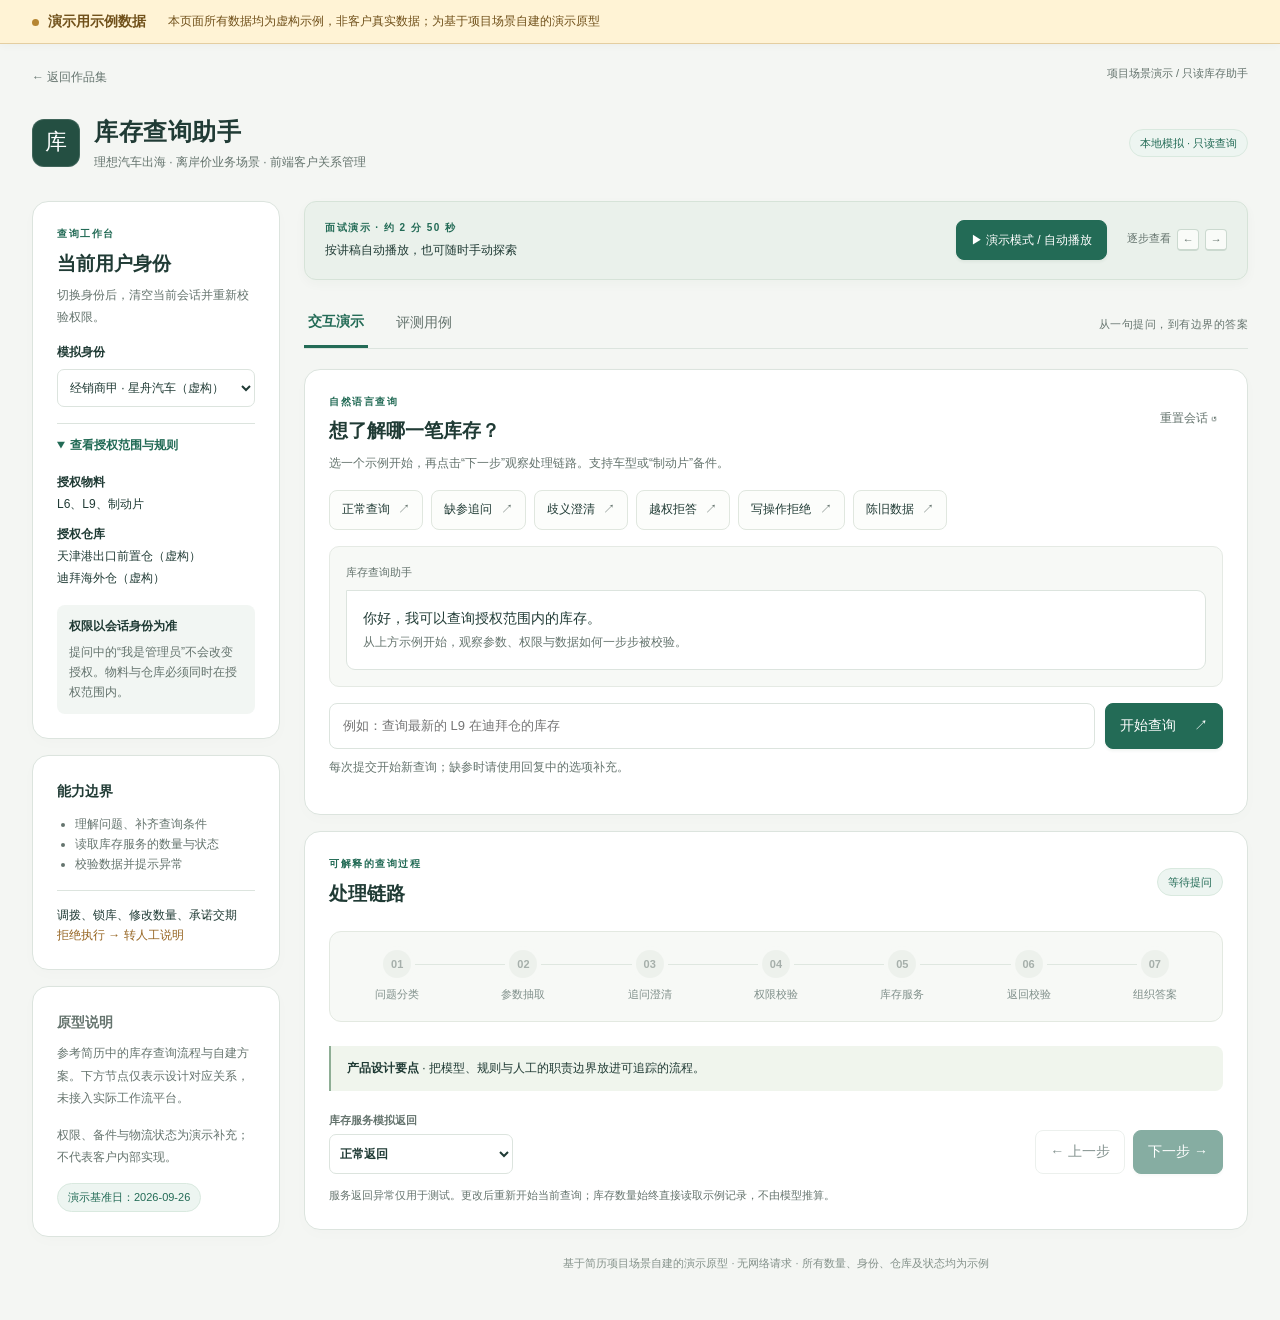
<file: v2/demos/liauto/index.html>
<!doctype html>
<html lang="zh-CN">
<head><meta charset="utf-8"><meta name="viewport" content="width=device-width,initial-scale=1"><title>库存查询助手 · 项目场景演示</title><link rel="stylesheet" href="style.css"><script src="app.js" defer></script></head>
<body>
<div class="disclaimer"><strong><span class="signal"></span>演示用示例数据</strong><span>本页面所有数据均为虚构示例，非客户真实数据；为基于项目场景自建的演示原型</span></div>
<div class="portfolio-row"><a id="portfolioLink" href="../../index.html">← 返回作品集</a><span id="portfolioHint" role="status" hidden>独立演示页；放入作品集 demos/项目名/ 后可返回首页。</span><span>项目场景演示 / 只读库存助手</span></div>
<header><div class="brand"><span class="brand-icon">库</span><div><h1>库存查询助手</h1><p>理想汽车出海 · 离岸价业务场景 · 前端客户关系管理</p></div></div><span class="pill">本地模拟 · 只读查询</span></header>
<main class="layout">
<aside>
<section class="card"><div class="eyebrow">查询工作台</div><h2>当前用户身份</h2><p class="muted">切换身份后，清空当前会话并重新校验权限。</p><label for="identity">模拟身份</label><select id="identity"><option value="a">经销商甲 · 星舟汽车（虚构）</option><option value="b">经销商乙 · 远山汽车（虚构）</option><option value="staff">内部业务员 · 林知（虚构）</option></select><details class="access-details"><summary>查看授权范围与规则</summary><div id="scope" class="scope"></div><div class="rule"><b>权限以会话身份为准</b><p>提问中的“我是管理员”不会改变授权。物料与仓库必须同时在授权范围内。</p></div></details></section>
<section class="card boundary"><h3>能力边界</h3><ul><li>理解问题、补齐查询条件</li><li>读取库存服务的数量与状态</li><li>校验数据并提示异常</li></ul><div class="line"></div><p>调拨、锁库、修改数量、承诺交期<br><strong>拒绝执行 → 转人工说明</strong></p></section>
<section class="card small"><h3>原型说明</h3><p>参考简历中的库存查询流程与自建方案。下方节点仅表示设计对应关系，未接入实际工作流平台。</p><p>权限、备件与物流状态为演示补充；不代表客户内部实现。</p><span class="pill">演示基准日：2026-09-26</span></section>
</aside>
<div class="workspace">
<section class="tour-bar" aria-label="面试演示控制"><div><div class="eyebrow">面试演示 · 约 2 分 50 秒</div><p id="tourStatus" role="status">按讲稿自动播放，也可随时手动探索</p></div><button id="autoplay" class="primary" aria-pressed="false">▶ 演示模式 / 自动播放</button><span class="keyboard-hint">逐步查看 <kbd>←</kbd> <kbd>→</kbd></span></section>
<nav class="tabs" role="tablist" aria-label="页面切换"><button class="tab active" id="demoTab" role="tab" aria-controls="demoPage" aria-selected="true">交互演示</button><button class="tab" id="evalTab" role="tab" aria-controls="evalPage" aria-selected="false">评测用例</button><span>从一句提问，到有边界的答案</span></nav>
<div id="demoPage" role="tabpanel" aria-labelledby="demoTab">
<section class="card chat"><div class="section-top"><div><div class="eyebrow">自然语言查询</div><h2>想了解哪一笔库存？</h2></div><button class="text-button" id="reset">重置会话 ↺</button></div><p class="muted">选一个示例开始，再点击“下一步”观察处理链路。支持车型或“制动片”备件。</p><div id="examples" class="examples"></div><div id="messages" class="messages" aria-live="polite"></div><form id="queryForm"><label for="question" class="sr-only">输入库存问题</label><div class="compose"><input id="question" maxlength="240" autocomplete="off" placeholder="例如：查询最新的 L9 在迪拜仓的库存"><button type="submit" class="primary">开始查询 <span>↗</span></button></div><p id="inputHint" class="muted">每次提交开始新查询；缺参时请使用回复中的选项补充。</p></form></section>
<section class="card trace" id="traceAnchor"><div class="section-top"><div><div class="eyebrow">可解释的查询过程</div><h2>处理链路 <span id="progress" class="counter"></span></h2></div><span id="traceStatus" class="pill">等待提问</span></div><div id="steps" class="steps"></div><div id="stepDetail" aria-live="polite"></div><div class="trace-bottom"><label for="fault">库存服务模拟返回<select id="fault"><option value="none">正常返回</option><option value="negative">异常：负数量</option><option value="unit">异常：单位缺失</option><option value="date">异常：更新时间无效</option><option value="timeout">异常：服务不可用</option></select></label><div class="actions"><button id="prev">← 上一步</button><button id="next" class="primary">下一步 →</button></div></div><p class="muted footnote">服务返回异常仅用于测试。更改后重新开始当前查询；库存数量始终直接读取示例记录，不由模型推算。</p></section>
</div>
<div id="evalPage" role="tabpanel" aria-labelledby="evalTab" hidden><section class="card"><div class="section-top"><div><div class="eyebrow">离线验证 · 示例用例</div><h2>把边界变成可验证的规则</h2></div><button class="primary" id="runEval">运行本地用例</button></div><p class="muted">以下为自建原型用例与本地判定，不代表线上效果。不展示真实业务指标或通过率。</p><div id="metrics" class="metrics"></div><div id="evalResults" class="eval-list"></div><p class="muted">用例固定身份、问题、补充条件和返回场景；检查具体输出及分支。完整生产评测还需独立验证集和真实授权服务。</p></section></div>
<footer>基于简历项目场景自建的演示原型 · 无网络请求 · 所有数量、身份、仓库及状态均为示例</footer>
</div></main>
</body></html>
</file>
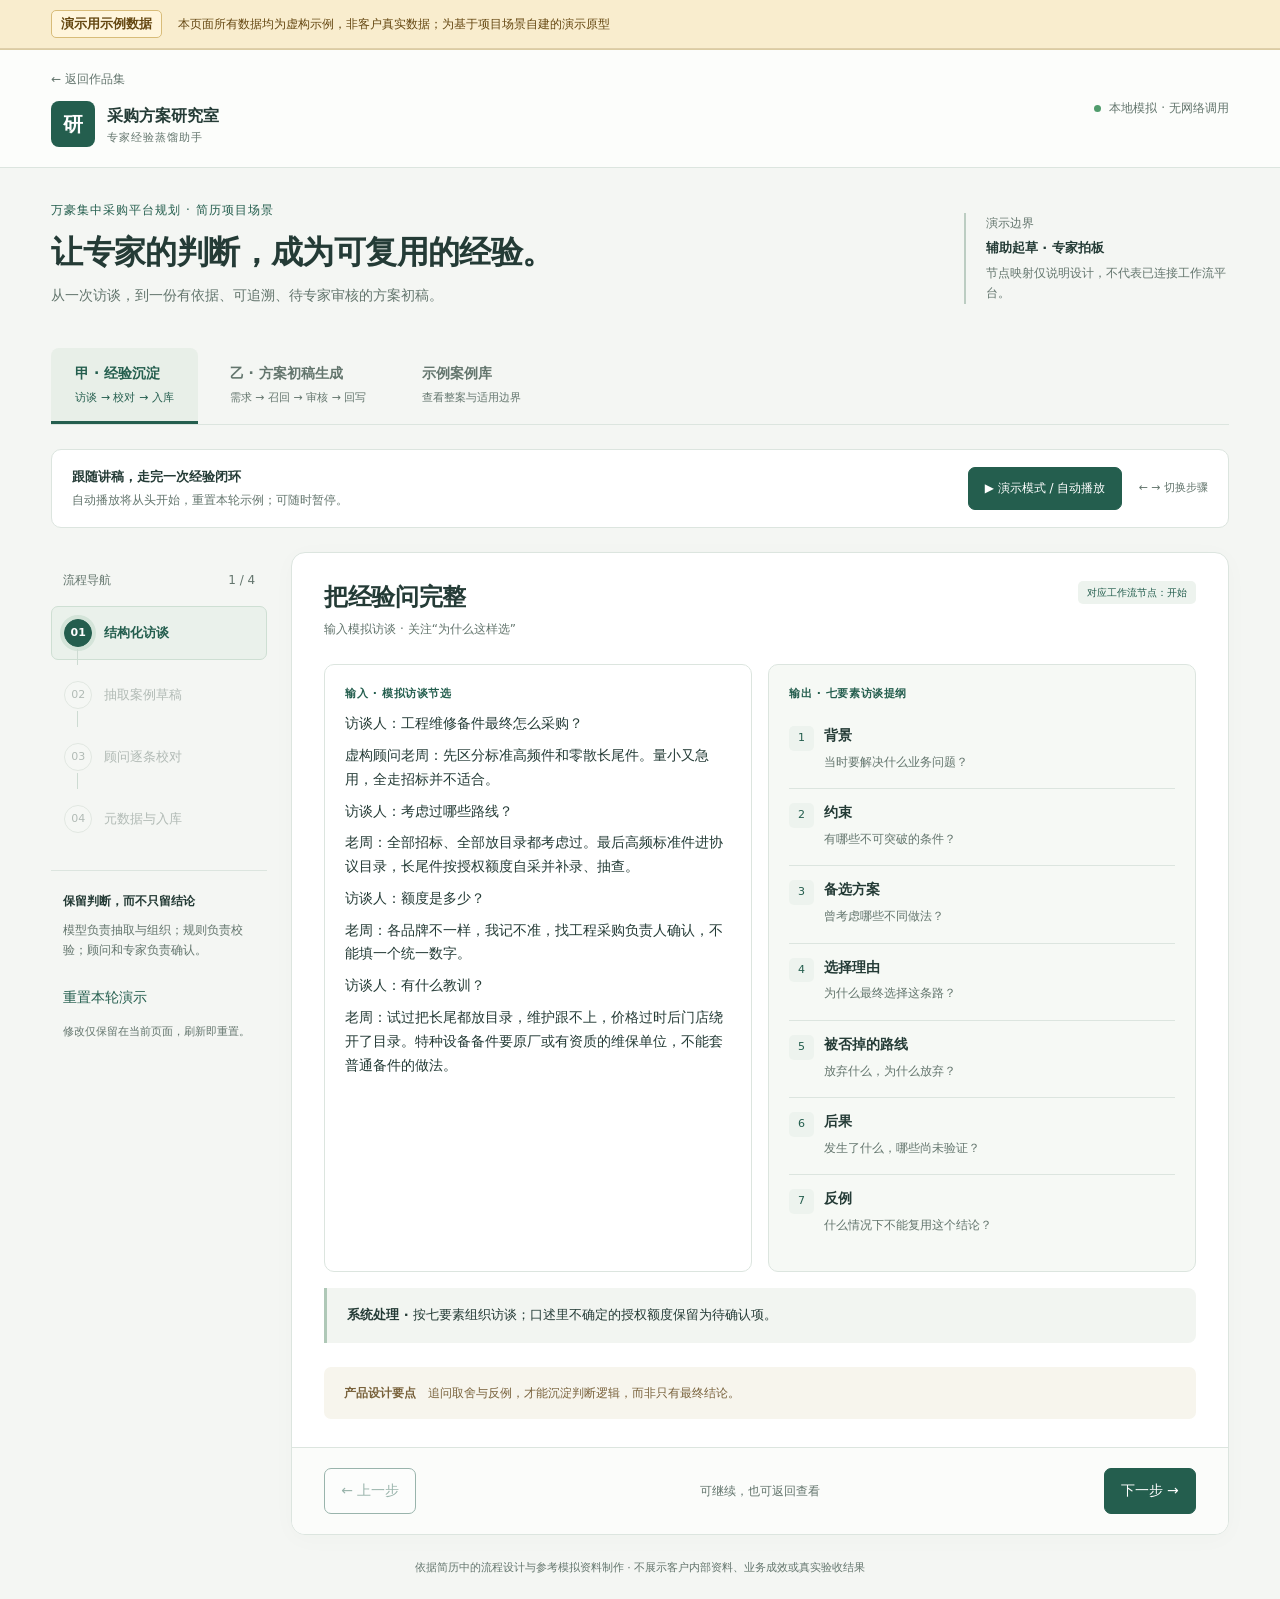
<file: v2/demos/marriott/index.html>
<!doctype html>
<html lang="zh-CN">
<head>
<meta charset="UTF-8"><meta name="viewport" content="width=device-width,initial-scale=1">
<title>专家经验蒸馏助手｜项目演示</title><link rel="stylesheet" href="style.css">
<script src="app.js" defer></script>
</head>
<body>
<div class="disclosure"><strong>演示用示例数据</strong><span>本页面所有数据均为虚构示例，非客户真实数据；为基于项目场景自建的演示原型</span></div>
<header><div class="header-left"><a class="back-link" href="../../index.html">← 返回作品集</a><div class="brand"><span class="brand-icon">研</span><div>采购方案研究室<small>专家经验蒸馏助手</small></div></div></div><span class="local"><i></i> 本地模拟 · 无网络调用</span></header>
<main>
<section class="hero"><div><div class="eyebrow">万豪集中采购平台规划 · 简历项目场景</div><h1>让专家的判断，成为可复用的经验。</h1><p>从一次访谈，到一份有依据、可追溯、待专家审核的方案初稿。</p></div><div class="hero-note"><span>演示边界</span><b>辅助起草 · 专家拍板</b><small>节点映射仅说明设计，不代表已连接工作流平台。</small></div></section>
<nav class="tabs" aria-label="演示流程"><button data-flow="a" class="active">甲 · 经验沉淀<span>访谈 → 校对 → 入库</span></button><button data-flow="b">乙 · 方案初稿生成<span>需求 → 召回 → 审核 → 回写</span></button><button data-flow="library">示例案例库<span>查看整案与适用边界</span></button></nav>
<section class="demo-bar" aria-label="演示播放控制"><div><b>跟随讲稿，走完一次经验闭环</b><span id="demo-status" role="status" aria-live="polite">自动播放将从头开始，重置本轮示例；可随时暂停。</span></div><button id="autoplay" class="primary" aria-pressed="false">▶ 演示模式 / 自动播放</button><span class="keyboard-hint">← → 切换步骤</span></section>
<div class="workspace"><aside><div class="aside-title">流程导航 <span id="progress"></span></div><ol id="steps"></ol><div class="aside-note"><b>保留判断，而不只留结论</b><p>模型负责抽取与组织；规则负责校验；顾问和专家负责确认。</p></div><button id="reset" class="text-button">重置本轮演示</button><small class="session-note">修改仅保留在当前页面，刷新即重置。</small></aside>
<section class="work-panel" aria-label="当前步骤"><div id="stage"></div><footer id="navigation"><button id="prev" class="secondary">← 上一步</button><span id="gate"></span><button id="next" class="primary">下一步 →</button></footer></section></div>
<p class="page-foot">依据简历中的流程设计与参考模拟资料制作 · 不展示客户内部资料、业务成效或真实验收结果</p>
</main><div id="notice" role="status" aria-live="polite"></div>
</body></html>
</file>
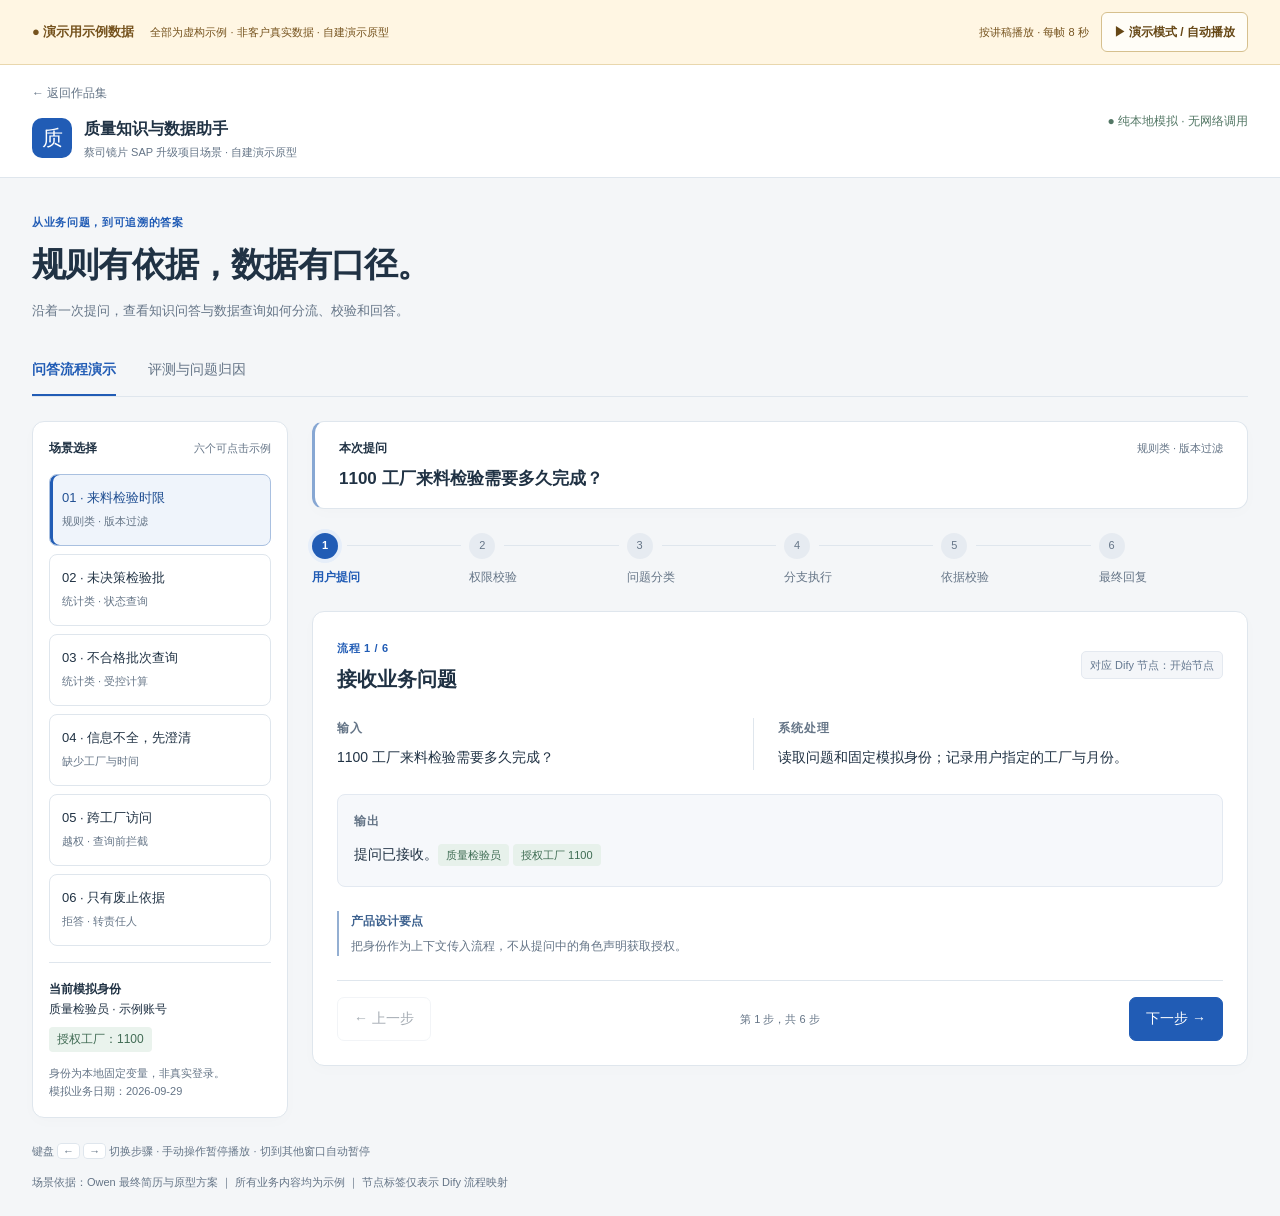
<file: v2/demos/zeiss/index.html>
<!doctype html><html lang="zh-CN"><head><meta charset="utf-8"><meta name="viewport" content="width=device-width,initial-scale=1"><title>质量知识与数据助手 · 项目演示</title><link rel="stylesheet" href="style.css"></head><body>
<div class="disclosure"><div class="disclosure-copy"><strong>● 演示用示例数据</strong><span>全部为虚构示例 · 非客户真实数据 · 自建演示原型</span></div><div class="playback"><span id="demo-status" role="status">按讲稿播放 · 约 2 分钟</span><button id="autoplay" aria-pressed="false">▶ 演示模式 / 自动播放</button></div></div>
<header><div class="header-left"><a class="back-link" href="../../index.html">← 返回作品集</a><div class="brand"><span class="mark">质</span><div><b>质量知识与数据助手</b><small>蔡司镜片 SAP 升级项目场景 · 自建演示原型</small></div></div></div><span class="local">● 纯本地模拟 · 无网络调用</span></header>
<main><div class="intro"><span class="eyebrow">从业务问题，到可追溯的答案</span><h1>规则有依据，数据有口径。</h1><p>沿着一次提问，查看知识问答与数据查询如何分流、校验和回答。</p></div>
<nav class="tabs" aria-label="演示页面" role="tablist"><button class="active" id="flow-tab" role="tab" aria-controls="flow-panel" aria-selected="true">问答流程演示</button><button id="eval-tab" role="tab" aria-controls="eval-panel" aria-selected="false">评测与问题归因</button></nav>
<section id="flow-panel" role="tabpanel" aria-labelledby="flow-tab"><div class="workspace"><aside class="card scenarios"><div class="section-label">场景选择 <span>六个可点击示例</span></div><label class="mobile-scenario" for="scenario-select">选择演示场景<select id="scenario-select"></select></label><div id="examples"></div><div class="identity"><b>当前模拟身份</b><p>质量检验员 · 示例账号</p><span>授权工厂：1100</span><small>身份为本地固定变量，非真实登录。<br>模拟业务日期：2026-09-29</small></div></aside><div class="flow-main"><div class="card question"><div class="section-label">本次提问 <span id="route-tag"></span></div><h2 id="question"></h2><div id="clarification"></div></div><ol id="steps" class="steps" aria-label="处理步骤"></ol><article class="card detail" aria-live="polite"><div class="detail-heading"><div><span id="step-count" class="eyebrow"></span><h2 id="step-title"></h2></div><span class="node" id="node"></span></div><div class="io-grid"><section><h3>输入</h3><div id="input"></div></section><section><h3>系统处理</h3><div id="processing"></div></section></div><section class="output"><h3>输出</h3><div id="output"></div></section><div class="design"><b>产品设计要点</b><span id="design"></span></div><div class="controls"><button id="prev" class="secondary">← 上一步</button><span id="progress"></span><button id="next" class="primary">下一步 →</button></div></article></div></div></section>
<section id="eval-panel" role="tabpanel" aria-labelledby="eval-tab" hidden><div class="eval-intro"><h2>把错误定位到具体的一层</h2><p>以下是评测设计与故障重现示例，不代表已完成真实评测，也不展示效果指标。</p></div><div class="eval-layout"><div class="card eval-cases"><div class="section-label">评测集示例题</div><div id="eval-cases"></div><p class="muted">固定问题、知识版本和评分标准；调试集与验证集分开。关键结论错误或编造引用直接判错。</p></div><article class="card eval-detail" aria-live="polite"><span class="eyebrow">逐层归因 · 每次只记一个主因</span><h2 id="eval-title"></h2><div id="layers" class="layers"></div><div id="eval-body"></div></article></div></section>
<p class="keyboard-hint">键盘 <kbd>←</kbd> <kbd>→</kbd> 切换步骤 · 手动操作暂停播放 · 切到其他窗口自动暂停</p><footer>场景依据：Owen 最终简历与原型方案 ｜ 所有业务内容均为示例 ｜ 节点标签仅表示 Dify 流程映射</footer></main><script src="app.js"></script></body></html>
</file>
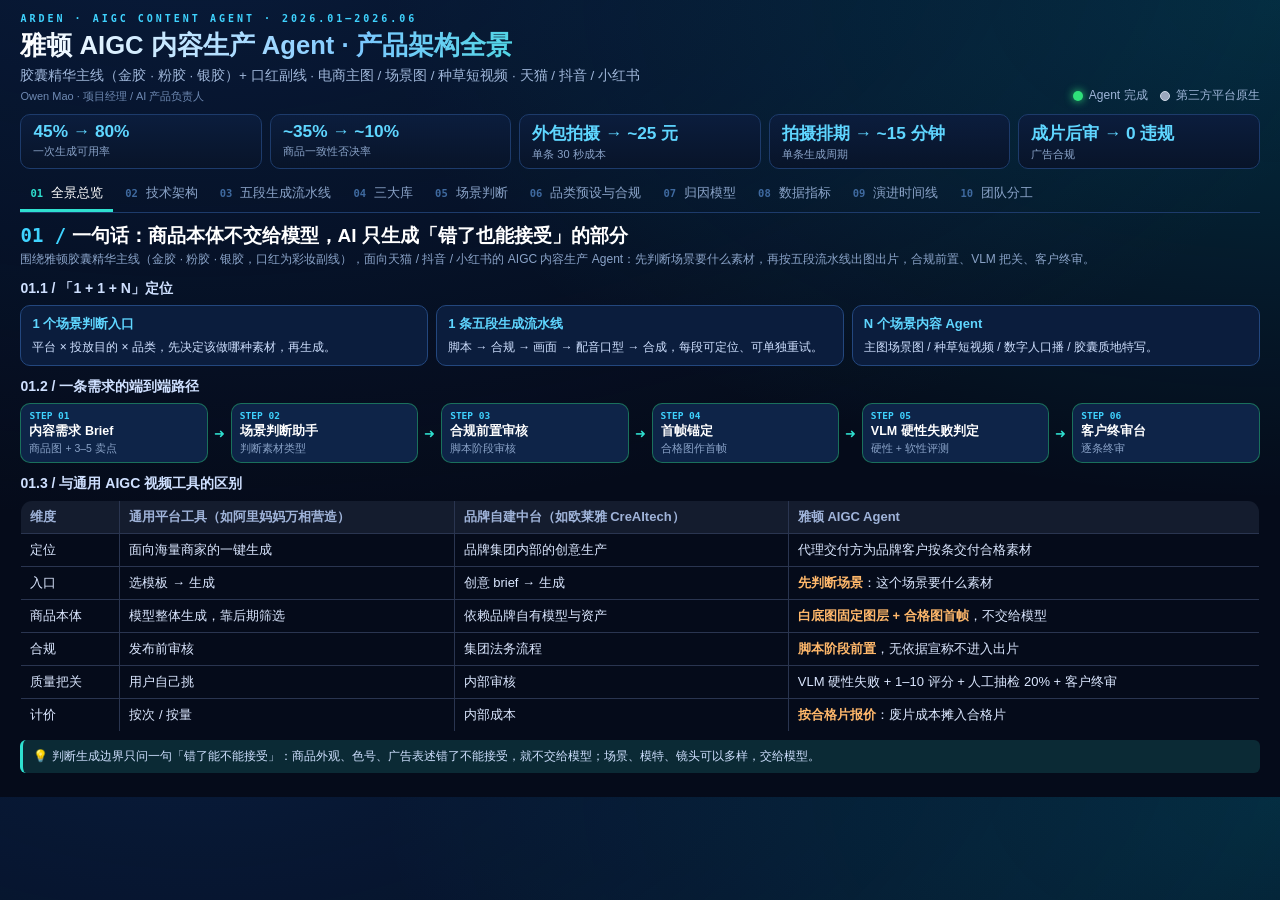
<file: arden.html>
<!DOCTYPE html><html lang="zh"><head><meta charset="utf-8"><meta name="viewport" content="width=device-width,initial-scale=1"><title>雅顿 AIGC 内容生产 Agent · 产品架构全景</title><style>*{box-sizing:border-box;margin:0;padding:0}
body{width:1920px;background:radial-gradient(1200px 600px at 15% -10%,#0d3b7a55,transparent),radial-gradient(900px 500px at 100% 0%,#00b4d833,transparent),#050b1a;color:#dbe7ff;font-family:"Noto Sans CJK SC","PingFang SC","Microsoft YaHei",sans-serif;padding:36px 44px 30px}
.top{display:flex;justify-content:space-between;align-items:flex-end}
.eyebrow{font:600 13px/1 monospace;letter-spacing:4px;color:#3fd3ff}
h1{font-size:42px;font-weight:800;margin:10px 0 8px;background:linear-gradient(90deg,#fff,#7cc8ff 55%,#2fe0d0);-webkit-background-clip:text;color:transparent}
.sub{font-size:19px;color:#9fb6d9}.sub b{color:#2fe0d0}
.legend{display:flex;gap:18px;font-size:14px;color:#9fb6d9;align-items:center}.legend span{display:flex;align-items:center;gap:6px}.legend .hint{color:#5f789f;font-size:12px}
.kpi{display:grid;gap:12px;margin:20px 0 16px}
.k{border:1px solid #1d3b6b;background:linear-gradient(180deg,#0b1d3d,#081429);border-radius:10px;padding:10px 16px;display:flex;flex-direction:column;gap:2px}
.k b{font-size:24px;color:#5fd6ff;font-weight:800;white-space:nowrap}.k span{font-size:13px;color:#8aa3c8}
.roles{display:grid;gap:10px;margin-bottom:12px}
.role{border:1px dashed #2a5aa0;border-radius:22px;padding:8px;text-align:center;font-size:14px;color:#cfe0ff;background:#0a1a35}
.main{display:grid;grid-template-columns:200px 1fr 200px;gap:12px}
.band{display:flex;border:1px solid #17345f;border-radius:12px;background:linear-gradient(90deg,#0a1c3acc,#071328cc);margin-bottom:10px;position:relative;overflow:hidden}
.band:before{content:"";position:absolute;left:0;top:0;bottom:0;width:4px;background:linear-gradient(#0a6cff,#2fe0d0)}
.lab{width:170px;flex:none;padding:12px 10px 12px 18px;border-right:1px solid #17345f;display:flex;flex-direction:column;justify-content:center}
.lab em{font:700 12px monospace;color:#3fd3ff}.lab b{font-size:17px;color:#fff;margin:3px 0}.lab span{font-size:10px;color:#6f8ab3;letter-spacing:1px}
.chips{display:flex;flex-wrap:wrap;gap:8px;padding:12px;align-content:center}
.chip{display:flex;align-items:center;gap:7px;padding:7px 11px;border-radius:8px;background:#0e2448;border:1px solid #23477e;font-size:14px;white-space:nowrap;cursor:pointer;transition:.15s}
.chip:hover{transform:translateY(-1px);border-color:#5fd6ff;box-shadow:0 0 12px #3fd3ff55}
.chip b{font-weight:600;color:#eaf2ff}.chip i{font-style:normal;font:11px monospace;color:#7fa6d6;background:#08162e;border-radius:4px;padding:2px 5px}
.dot{width:8px;height:8px;border-radius:50%;flex:none}
.g .dot,.lg.g{background:#2fe07a;box-shadow:0 0 8px #2fe07a}.y .dot,.lg.y{background:#ffc53d;box-shadow:0 0 8px #ffc53d}.b .dot,.lg.b{background:#4c8dff;box-shadow:0 0 8px #4c8dff}
.chip.g{border-color:#2fe07a66;background:linear-gradient(180deg,#0f2f3a,#0c2238)}.chip.b{border-style:dashed;opacity:.9}
.lg{width:10px;height:10px;border-radius:50%;display:inline-block}
.pillar{border-radius:12px;padding:12px 10px;display:flex;flex-direction:column;gap:8px;margin-bottom:10px}
.pillar .chip{white-space:normal;flex-wrap:wrap}
.pl{background:linear-gradient(180deg,#1a0f3d,#0a1430);border:1px solid #5b4bd1}.pr{background:linear-gradient(180deg,#05303a,#0a1430);border:1px solid #1fb5c4}
.ph{text-align:center;padding:6px 0 10px;border-bottom:1px solid #ffffff22;margin-bottom:4px}.ph b{display:block;font-size:17px;color:#fff}.ph span{font:11px monospace;color:#9fb6d9;letter-spacing:2px}
.flow{margin:4px 0 12px;border:1px solid #1d3b6b;border-radius:10px;padding:10px 16px;display:flex;align-items:center;gap:10px;font-size:13.5px;background:#071328;flex-wrap:wrap}
.flow .t{color:#3fd3ff;font:700 12px monospace;margin-right:4px;background:none;border:none}.flow span{background:#0e2448;border:1px solid #2a5aa0;border-radius:14px;padding:4px 10px}.flow .ar{color:#2fe0d0;border:none;background:none;padding:0}
.src{display:grid;gap:10px;border-top:2px solid #0a6cff55;padding-top:12px}
.src .h{font-size:15px;font-weight:700;color:#fff;display:flex;flex-direction:column;justify-content:center}.src .h span{font:10px monospace;color:#6f8ab3}
.s{background:#0b1a33;border:1px solid #2a4a7a;border-radius:8px;padding:9px;text-align:center}.s b{display:block;font-size:15px;color:#cfe0ff}.s i{font-style:normal;font-size:11px;color:#7f98bf}
.foot{margin-top:12px;font-size:12px;color:#5f789f;display:flex;justify-content:space-between}
#mask{display:none;position:fixed;inset:0;background:#02060fcc;backdrop-filter:blur(4px);align-items:center;justify-content:center;z-index:9}
#modal{width:640px;background:linear-gradient(160deg,#0d2246,#071229);border:1px solid #3fd3ff66;border-radius:16px;padding:28px 32px;box-shadow:0 0 60px #0a6cff55;position:relative}
#modal h2{font-size:26px;color:#fff;margin:10px 0 4px}#mt{font:13px monospace;color:#7fa6d6;margin-bottom:14px}
#modal h3{font-size:14px;color:#3fd3ff;margin:16px 0 6px;letter-spacing:2px}#modal p{font-size:15px;line-height:1.75;color:#cfe0ff}
#x{position:absolute;right:16px;top:12px;background:none;border:none;color:#9fb6d9;font-size:26px;cursor:pointer}
.st{display:inline-block;font-size:12px;padding:3px 10px;border-radius:12px;font-weight:700}.st.g{background:#2fe07a22;color:#2fe07a}.st.y{background:#ffc53d22;color:#ffc53d}.st.b{background:#4c8dff22;color:#7fb0ff}


.n .dot,.lg.n{background:#9aa7bd;box-shadow:none;border:1px solid #cfd8e6}
.chip.n{background:repeating-linear-gradient(135deg,#1a2233,#1a2233 6px,#161d2c 6px,#161d2c 12px);border:1px solid #58657d;}
.chip.n b{color:#c5cede}.chip.n i{color:#9aa7bd}
.st.n{background:#9aa7bd22;color:#c5cede}
.k{flex-direction:column!important;align-items:flex-start!important;gap:2px!important}
.meta{font-size:13px;color:#6f8ab3;margin-top:8px}
.tabs{display:flex;gap:6px;margin:4px 0 18px;border-bottom:1px solid #1d3b6b;flex-wrap:wrap}
.tab{padding:10px 16px;cursor:pointer;color:#8aa3c8;font-size:15px;border-bottom:3px solid transparent;display:flex;gap:8px;align-items:baseline}
.tab .ti{font:700 12px monospace;color:#3f6aa0}.tab:hover{color:#fff}.tab.active{color:#fff;border-bottom-color:#2fe0d0}.tab.active .ti{color:#2fe0d0}
.panel{display:none}.panel.active{display:block}
.sec{font-size:26px;font-weight:800;color:#fff;margin:4px 0 4px}.sno{color:#3fd3ff;font-family:monospace}
.ssub{color:#8aa3c8;font-size:14px;margin-bottom:16px}
.sec2{font-size:17px;font-weight:700;color:#cfe0ff;margin:22px 0 10px}
.tri{display:grid;grid-template-columns:1fr 1.6fr 1fr;gap:14px}
.col{border:1px solid #1d3b6b;border-radius:14px;padding:14px;background:#081630;display:flex;flex-direction:column;gap:8px}
.col.core{border-color:#2fe0d0;background:linear-gradient(180deg,#07283a,#081630)}
.ch{font-weight:800;color:#fff;font-size:16px;margin-bottom:4px}.mini{color:#6f8ab3;font-size:12px;margin-top:6px}
.srcg{display:grid;grid-template-columns:1fr 1fr;gap:6px}.srcb{background:#0b1a33;border:1px solid #2a4a7a;border-radius:8px;padding:6px 8px}.srcb b{display:block;font-size:13px}.srcb i{font-style:normal;font-size:11px;color:#7f98bf}
.cb{border:1px dashed #2a5aa0;border-radius:10px;padding:10px;display:flex;flex-wrap:wrap;gap:6px}.cb em{width:100%;font-style:normal;font:700 12px monospace;color:#3fd3ff}.cb.nat{border-color:#58657d}.cb.nat em{color:#c5cede}
.kc{background:#0b1d3d;border:1px solid #1d3b6b;border-radius:10px;padding:10px 12px}.kc b{display:block;font-size:22px;color:#5fd6ff}.kc span{font-size:12px;color:#8aa3c8}
.tip{background:#0b2a35;border-left:3px solid #2fe0d0;border-radius:6px;padding:10px 12px;font-size:13.5px;color:#cfe0ff;margin-top:10px;line-height:1.6}
.lane{border:1px solid #1d3b6b;border-radius:12px;padding:14px;margin-bottom:12px;background:#071328}.lt{font-weight:700;color:#fff;margin-bottom:10px}
.pipe{display:flex;align-items:stretch;gap:6px;flex-wrap:wrap}.sarr{color:#2fe0d0;display:flex;align-items:center;font-size:18px}
.step{flex:1;min-width:150px;border:1px solid #23477e;border-radius:10px;padding:10px;background:#0e2448;cursor:pointer;display:flex;flex-direction:column;gap:4px;transition:.15s}
.step:hover,.card:hover,.dec:hover,.cr:hover,.py:hover{border-color:#5fd6ff;box-shadow:0 0 14px #3fd3ff55}
.step em{font:700 11px monospace;color:#3fd3ff;font-style:normal}.step b{color:#fff;font-size:15px}.step span{font-size:12px;color:#8aa3c8}
.step.g{border-color:#2fe07a66}.step.n{background:repeating-linear-gradient(135deg,#1a2233,#1a2233 6px,#161d2c 6px,#161d2c 12px);border-color:#58657d}
.g4{display:grid;grid-template-columns:repeat(4,1fr);gap:12px}.g3{display:grid;grid-template-columns:repeat(3,1fr);gap:12px}.g2{display:grid;grid-template-columns:repeat(2,1fr);gap:12px}
.card{border:1px solid #23477e;border-radius:10px;padding:14px;background:#0b1d3d;cursor:pointer}.card b{color:#5fd6ff}.card p{font-size:13px;color:#cfe0ff;margin-top:6px}
.rtop{display:flex;align-items:center;gap:10px;justify-content:center;margin-bottom:14px}.vd{color:#2fe0d0;text-align:center}
.r3{display:grid;grid-template-columns:repeat(3,1fr);gap:14px}.rcol{border-radius:12px;padding:14px;display:flex;flex-direction:column;align-items:center;gap:4px;background:#081630;border:1px solid #23477e}
.rcol .chip{width:100%;justify-content:flex-start}.rt{font-weight:800;color:#fff;margin-bottom:8px}.c1{border-color:#2fe07a88}.c2{border-color:#3fd3ff88}.c3{border-color:#ff7a7a88}.c4{border-color:#9aa7bd}
.two{display:grid;grid-template-columns:1fr 1fr;gap:20px}.pyr{display:flex;flex-direction:column;align-items:center;gap:8px}
.py{background:linear-gradient(90deg,#0a6cff44,#2fe0d044);border:1px solid #3fd3ff66;border-radius:8px;padding:12px;text-align:center;cursor:pointer}.py b{display:block;color:#fff;font-size:16px}.py span{font-size:12px;color:#9fb6d9}
.kv{display:flex;flex-direction:column;gap:6px}.kv div{display:flex;justify-content:space-between;background:#0b1d3d;border:1px solid #1d3b6b;border-radius:8px;padding:9px 12px}.kv b{color:#5fd6ff}.kv span{color:#cfe0ff;font-size:13px}
.chips2{display:flex;flex-wrap:wrap;gap:8px}
.ctab{border:1px solid #1d3b6b;border-radius:12px;overflow:hidden}.ch3,.cr{display:grid;grid-template-columns:1fr 1fr 1.4fr;gap:10px;padding:10px 14px;align-items:center}.ch3{background:#0b1d3d;color:#3fd3ff}.cr{border-top:1px solid #1d3b6b;cursor:pointer}.c1x{color:#ff9b9b;font-weight:700}.cr span{font-size:14px}
.cres{padding:12px 14px;background:#07283a;color:#cfe0ff}.cres b{color:#2fe07a}
.dec{border:1px solid #23477e;border-radius:12px;padding:14px;background:#0b1d3d;cursor:pointer;display:flex;flex-direction:column;gap:6px;font-size:13.5px;color:#cfe0ff;line-height:1.6}.dt{font:700 13px monospace;color:#c49bff}.dec em{font-style:normal;color:#3fd3ff;margin-right:8px;font-weight:700}
.kpi2{border:1px solid #1d3b6b;border-radius:12px;padding:14px;background:#0b1d3d;display:flex;flex-direction:column;gap:4px}.kpi2 em{font-style:normal;font:700 11px monospace;color:#3fd3ff}.kpi2 span{color:#cfe0ff}.kpi2 b{font-size:24px;color:#5fd6ff}.kpi2 i{font-style:normal;font-size:12px;color:#8aa3c8}
#modal{width:1100px;max-height:88vh;overflow:auto}#mg{font-size:12px;color:#6f8ab3;margin-left:8px}
.chain{display:grid;grid-template-columns:1fr 24px 1fr 24px 1fr 24px 1fr;gap:6px;margin-top:10px}.ca{color:#2fe0d0;display:flex;align-items:center;justify-content:center;font-size:18px}
.cs{background:#081630;border:1px solid #1d3b6b;border-radius:10px;padding:12px}.cs h3{margin:0 0 6px!important}.cs.res{border-color:#2fe07a88}.cs p{font-size:14px!important}
.ud{display:grid;grid-template-columns:1fr 1fr;gap:14px;margin-top:14px}.ud h3{margin:0 0 6px!important}
.lk{display:inline-block;margin:3px;padding:4px 10px;border-radius:14px;background:#0e2448;border:1px solid #2fe07a66;font-size:13px;cursor:pointer}.lk.n{border-color:#9aa7bd}.lk.ext{border-style:dashed;border-color:#3f5a80;color:#8aa3c8;cursor:default}
.rel{outline:2px solid #2fe0d0;outline-offset:1px}
.kv2{display:grid;grid-template-columns:1fr 1fr;gap:6px}
.lib{border:1px solid #23477e;border-radius:12px;padding:14px;background:#0b1d3d;cursor:pointer;display:flex;flex-direction:column;gap:6px}.lib:hover,.kv div[data-m]:hover{border-color:#5fd6ff}
.lib em{font-style:normal;font:700 11px monospace;color:#3fd3ff}.lib h4{font-size:18px;color:#fff}.lib i{color:#9fb6d9;font-size:13px}
.li{display:flex;justify-content:space-between;background:#081630;border-radius:6px;padding:7px 10px}.li b{color:#cfe0ff;font-size:13px}.li span{color:#8aa3c8;font-size:12px}.lu{font-size:12px;color:#6f8ab3;margin-top:4px}
.kv div[data-m]{cursor:pointer}
.formula{background:#081630;border:1px solid #2a5aa0;border-radius:10px;padding:14px 18px;font:15px/1.9 monospace;color:#cfe0ff}
.me{font-style:normal;font:700 11px monospace;color:#3fd3ff;display:block}
.tl{display:flex;flex-direction:column;gap:2px;border-left:2px solid #2a5aa0;margin-left:150px}
.tlr{display:flex;gap:18px;align-items:baseline;padding:8px 0;position:relative}.tlr:before{content:"";position:absolute;left:-7px;top:14px;width:12px;height:12px;border-radius:50%;background:#2fe0d0;box-shadow:0 0 8px #2fe0d0}
.tlr.minor:before{width:8px;height:8px;left:-5px;background:#3f6aa0;box-shadow:none}
.tld{width:150px;margin-left:-150px;white-space:nowrap;text-align:right;padding-right:22px;font:700 14px monospace;color:#5fd6ff}.tlb b{color:#fff;font-size:15px;display:block}.tlb span{color:#8aa3c8;font-size:13px}.tlr.minor .tlb b{color:#cfe0ff;font-size:14px}
.team{border:1px solid #23477e;border-radius:12px;padding:14px;background:#0b1d3d}.team.pm{grid-row:span 2;border-color:#c49bff;background:linear-gradient(180deg,#1a0f3d,#0b1d3d)}.team b{color:#fff;font-size:15px;display:block}.team i{font-style:normal;font-size:12px;color:#8aa3c8}.team ul{margin:8px 0 0 18px;color:#cfe0ff;font-size:13px;line-height:1.8}
.trow{display:grid;grid-template-columns:260px 1.4fr 1fr 1.3fr;gap:16px;border:1px solid #23477e;border-left:4px solid #3fd3ff;border-radius:10px;padding:14px;background:#0b1d3d;margin-bottom:10px}
.trow.pm{border-left-color:#ffc53d;background:linear-gradient(90deg,#2a2208,#0b1d3d)}.trow.pm .tr1 b{color:#ffc53d}
.tr1 b{display:block;font-size:17px;color:#fff}.tr1 i{font-style:normal;font-size:12px;color:#8aa3c8}
.trow h5{font-size:12px;color:#3fd3ff;letter-spacing:2px;margin-bottom:6px}.trow ul{margin-left:16px;font-size:13px;color:#cfe0ff;line-height:1.75}.trow ul b{color:#c49bff}.trow p,.tp{font-size:13px;color:#cfe0ff;line-height:1.7}.tp em{font-style:normal;color:#3fd3ff}
.kv1 div{justify-content:flex-start;gap:20px}.kv1 b{width:110px;flex:none}
/* ===== compact responsive (laptop) ===== */
html{font-size:13px}
body{width:auto!important;min-width:1200px;max-width:1680px;margin:0 auto;padding:14px clamp(14px,1.6vw,28px) 24px!important;overflow-x:hidden}
h1{font-size:clamp(22px,2vw,30px)!important;margin:4px 0 4px!important}
.eyebrow{font-size:10px!important;letter-spacing:3px!important}
.sub{font-size:13.5px!important}.meta{font-size:11px!important;margin-top:4px!important}
.legend{font-size:12px!important;gap:12px!important}
.kpi{margin:10px 0 8px!important;gap:8px!important}
.k{padding:6px 12px!important}.k b{font-size:clamp(15px,1.35vw,20px)!important}.k span{font-size:11px!important}
.tabs{margin:2px 0 10px!important;gap:2px!important}.tab{padding:7px 10px!important;font-size:13px!important}.tab .ti{font-size:10.5px!important}
.sec{font-size:19px!important;margin:0 0 2px!important}.ssub{font-size:12px!important;margin-bottom:10px!important}
.sec2{font-size:14px!important;margin:12px 0 7px!important}
.tip{font-size:12px!important;padding:7px 10px!important;margin-top:8px!important}
.chip{padding:3px 7px!important;font-size:12px!important;gap:5px!important;border-radius:6px!important}
.chip i{font-size:9.5px!important;padding:1px 4px!important}.dot{width:6px!important;height:6px!important}
.main{grid-template-columns:150px 1fr 150px!important;gap:8px!important}
.band{margin-bottom:6px!important;border-radius:9px!important}
.lab{width:118px!important;padding:6px 8px 6px 12px!important}.lab b{font-size:13px!important;margin:1px 0!important}.lab em{font-size:10px!important}.lab span{font-size:8.5px!important}
.chips{gap:5px!important;padding:6px 8px!important}
.pillar{padding:8px 6px!important;gap:5px!important;margin-bottom:6px!important}.ph{padding:2px 0 6px!important}.ph b{font-size:13px!important}.ph span{font-size:9px!important}
.pillar .chip{font-size:11.5px!important}
.tri{gap:10px!important}.col{padding:10px!important;gap:5px!important}.ch{font-size:13.5px!important}
.role{padding:4px 6px!important;font-size:12px!important}.srcb{padding:4px 6px!important}.srcb b{font-size:11.5px!important}.srcb i{font-size:10px!important}
.cb{padding:7px!important;gap:4px!important}.cb em{font-size:10.5px!important}
.kc{padding:6px 10px!important}.kc b{font-size:17px!important}.kc span{font-size:11px!important}
.lane{padding:9px!important;margin-bottom:8px!important}.lt{font-size:13px!important;margin-bottom:6px!important}
.step{min-width:110px!important;padding:6px 8px!important;gap:2px!important}.step b{font-size:12.5px!important}.step span{font-size:10.5px!important}.step em{font-size:9.5px!important}.sarr{font-size:13px!important}
.card,.dec,.lib,.kpi2,.team,.trow{padding:9px 11px!important}.card p,.dec{font-size:12px!important}
.kpi2 b{font-size:19px!important}.kpi2 span{font-size:12px!important}
.g4,.g3,.g2,.r3{gap:8px!important}.rcol{padding:9px!important}
.py{padding:7px!important}.py b{font-size:13.5px!important}.kv div{padding:6px 10px!important}.kv span{font-size:12px!important}
.ch3,.cr{padding:6px 10px!important}.cr span{font-size:12.5px!important}
.lib h4{font-size:15px!important}.li{padding:5px 8px!important}
.tlr{padding:4px 0!important}.tlb b{font-size:13px!important}.tlb span{font-size:11.5px!important}
.trow{grid-template-columns:200px 1.4fr 1fr 1.3fr!important;gap:10px!important;margin-bottom:6px!important}.trow ul,.trow p,.tp{font-size:12px!important;line-height:1.6!important}.tr1 b{font-size:14px!important}
.formula{font-size:13px!important;padding:10px 14px!important}
.src{display:none}.foot{font-size:11px!important}
/* modal */
#mask{padding:2vh 2vw}
#modal{width:min(1040px,94vw)!important;max-height:92vh!important;overflow-y:auto!important;padding:18px 22px!important;box-sizing:border-box}
#modal h2{font-size:20px!important;margin:6px 0 2px!important}#mt{font-size:11.5px!important;margin-bottom:8px!important}
#modal h3{font-size:12px!important}.cs{padding:9px!important}.cs p{font-size:12.5px!important;line-height:1.65!important}
.chain{grid-template-columns:1fr 18px 1fr 18px 1fr 18px 1fr!important}
.lk{font-size:12px!important;padding:3px 8px!important}
@media (max-width:1360px){
 .chain{grid-template-columns:1fr 1fr!important}.chain .ca{display:none}
 .main{grid-template-columns:132px 1fr 132px!important}.lab{width:104px!important}
 .chip{font-size:11.5px!important}.chip i{display:none}.pillar .chip i{display:none}
 .trow{grid-template-columns:170px 1fr 1fr!important}.trow>div:last-child{grid-column:1/-1}
}
.kind{display:inline-block;font-size:11px;padding:2px 8px;border-radius:10px;margin-left:6px}.kind.u{background:#3b2a12;color:#ffb86b;border:1px solid #ff9f43}.kind.c{background:#16263a;color:#8cc8ff;border:1px solid #4aa3ff}
.ctab{width:100%;border-collapse:collapse;font-size:13px;margin:6px 0}.ctab th,.ctab td{border:1px solid #2a3550;padding:7px 9px;text-align:left;vertical-align:top}.ctab th{background:#141c2e;color:#9fb3d9}.ctab td b{color:#ffb86b}.g5{display:grid;grid-template-columns:repeat(5,1fr);gap:10px}</style></head><body>
<div class="top"><div><div class="eyebrow">ARDEN · AIGC CONTENT AGENT · 2026.01–2026.06</div><h1>雅顿 AIGC 内容生产 Agent · 产品架构全景</h1><div class="sub">胶囊精华主线（金胶 · 粉胶 · 银胶）+ 口红副线 · 电商主图 / 场景图 / 种草短视频 · 天猫 / 抖音 / 小红书</div><div class="meta">Owen Mao · 项目经理 / AI 产品负责人</div></div>
<div class="legend"><span><i class="lg g"></i>Agent 完成</span><span><i class="lg n"></i>第三方平台原生</span></div></div>
<div class="kpi" style="grid-template-columns:repeat(5,1fr)"><div class="k"><b>45% → 80%</b><span>一次生成可用率</span></div><div class="k"><b>~35% → ~10%</b><span>商品一致性否决率</span></div><div class="k"><b>外包拍摄 → ~25 元</b><span>单条 30 秒成本</span></div><div class="k"><b>拍摄排期 → ~15 分钟</b><span>单条生成周期</span></div><div class="k"><b>成片后审 → 0 违规</b><span>广告合规</span></div></div><div class="tabs"><div class="tab" data-tab="overview"><span class="ti">01</span>全景总览</div><div class="tab" data-tab="arch"><span class="ti">02</span>技术架构</div><div class="tab" data-tab="pipeline"><span class="ti">03</span>五段生成流水线</div><div class="tab" data-tab="libs"><span class="ti">04</span>三大库</div><div class="tab" data-tab="scene"><span class="ti">05</span>场景判断</div><div class="tab" data-tab="preset"><span class="ti">06</span>品类预设与合规</div><div class="tab" data-tab="attr"><span class="ti">07</span>归因模型</div><div class="tab" data-tab="metrics"><span class="ti">08</span>数据指标</div><div class="tab" data-tab="timeline"><span class="ti">09</span>演进时间线</div><div class="tab" data-tab="team"><span class="ti">10</span>团队分工</div></div><div class="panel" id="tab-overview"><div class="sec"><span class="sno">01 /</span> 一句话：商品本体不交给模型，AI 只生成「错了也能接受」的部分</div><div class="ssub">围绕雅顿胶囊精华主线（金胶 · 粉胶 · 银胶，口红为彩妆副线），面向天猫 / 抖音 / 小红书的 AIGC 内容生产 Agent：先判断场景要什么素材，再按五段流水线出图出片，合规前置、VLM 把关、客户终审。</div><div class="sec2">01.1 / 「1 + 1 + N」定位</div><div class="g3"><div class="card" data-m="场景判断助手"><b>1 个场景判断入口</b><p>平台 × 投放目的 × 品类，先决定该做哪种素材，再生成。</p></div><div class="card" data-m="五段工作流"><b>1 条五段生成流水线</b><p>脚本 → 合规 → 画面 → 配音口型 → 合成，每段可定位、可单独重试。</p></div><div class="card" data-m="场景路由 Agent"><b>N 个场景内容 Agent</b><p>主图场景图 / 种草短视频 / 数字人口播 / 胶囊质地特写。</p></div></div><div class="sec2">01.2 / 一条需求的端到端路径</div><div class="pipe"><div class="step g" data-m="内容需求 Brief"><em>STEP 01</em><b>内容需求 Brief</b><span>商品图 + 3–5 卖点</span></div><div class="sarr">➜</div><div class="step g" data-m="场景判断助手"><em>STEP 02</em><b>场景判断助手</b><span>判断素材类型</span></div><div class="sarr">➜</div><div class="step g" data-m="合规前置审核"><em>STEP 03</em><b>合规前置审核</b><span>脚本阶段审核</span></div><div class="sarr">➜</div><div class="step g" data-m="首帧锚定"><em>STEP 04</em><b>首帧锚定</b><span>合格图作首帧</span></div><div class="sarr">➜</div><div class="step g" data-m="VLM 硬性失败判定"><em>STEP 05</em><b>VLM 硬性失败判定</b><span>硬性 + 软性评测</span></div><div class="sarr">➜</div><div class="step g" data-m="客户终审台"><em>STEP 06</em><b>客户终审台</b><span>逐条终审</span></div></div><div class="sec2">01.3 / 与通用 AIGC 视频工具的区别</div><table class="ctab"><tr><th>维度</th><th>通用平台工具（如阿里妈妈万相营造）</th><th>品牌自建中台（如欧莱雅 CreAItech）</th><th>雅顿 AIGC Agent</th></tr><tr><td>定位</td><td>面向海量商家的一键生成</td><td>品牌集团内部的创意生产</td><td>代理交付方为品牌客户按条交付合格素材</td></tr><tr><td>入口</td><td>选模板 → 生成</td><td>创意 brief → 生成</td><td><b>先判断场景</b>：这个场景要什么素材</td></tr><tr><td>商品本体</td><td>模型整体生成，靠后期筛选</td><td>依赖品牌自有模型与资产</td><td><b>白底图固定图层 + 合格图首帧</b>，不交给模型</td></tr><tr><td>合规</td><td>发布前审核</td><td>集团法务流程</td><td><b>脚本阶段前置</b>，无依据宣称不进入出片</td></tr><tr><td>质量把关</td><td>用户自己挑</td><td>内部审核</td><td>VLM 硬性失败 + 1–10 评分 + 人工抽检 20% + 客户终审</td></tr><tr><td>计价</td><td>按次 / 按量</td><td>内部成本</td><td><b>按合格片报价</b>：废片成本摊入合格片</td></tr></table><div class="tip">💡 判断生成边界只问一句「错了能不能接受」：商品外观、色号、广告表述错了不能接受，就不交给模型；场景、模特、镜头可以多样，交给模型。</div></div><div class="panel" id="tab-arch"><div class="sec"><span class="sno">02 /</span> 六层系统架构 + 两根横切支柱</div><div class="ssub">共 57 个模块 · 点击任意节点看「痛点 → 做法 → 产出 → 成果」与上下游；灰色斜纹为第三方平台原生能力。</div><div class="main"><div class="pillar pl"><div class="ph"><b>合规与品牌安全</b><span>GUARDRAILS</span></div><div class="chip g" data-m="合规前置审核"><span class="dot"></span><b>合规前置审核</b><i>脚本阶段</i></div><div class="chip g" data-m="极限词拦截"><span class="dot"></span><b>极限词拦截</b><i>广告法</i></div><div class="chip g" data-m="功效宣称校验"><span class="dot"></span><b>功效宣称校验</b><i>有依据才可写</i></div><div class="chip g" data-m="商品一致性红线"><span class="dot"></span><b>商品一致性红线</b><i>一票否决</i></div><div class="chip g" data-m="AIGC 内容标识"><span class="dot"></span><b>AIGC 内容标识</b><i>显式/隐式标识</i></div><div class="chip g" data-m="肖像/版权授权"><span class="dot"></span><b>肖像/版权授权</b><i>模特·音乐</i></div><div class="chip g" data-m="客户终审"><span class="dot"></span><b>客户终审</b><i>HITL</i></div></div><div><div class="band"><div class="lab"><em>L1</em><b>交互触达层</b><span>BRIEF & REVIEW</span></div><div class="chips"><div class="chip g" data-m="内容需求 Brief"><span class="dot"></span><b>内容需求 Brief</b><i>商品图+卖点</i></div><div class="chip g" data-m="场景判断助手"><span class="dot"></span><b>场景判断助手</b><i>场景→素材类型</i></div><div class="chip g" data-m="品类模板选择"><span class="dot"></span><b>品类模板选择</b><i>胶囊精华 / 口红</i></div><div class="chip g" data-m="缺参追问"><span class="dot"></span><b>缺参追问</b><i>卖点/功效依据</i></div><div class="chip g" data-m="批量任务看板"><span class="dot"></span><b>批量任务看板</b><i>SKU×平台</i></div><div class="chip g" data-m="客户终审台"><span class="dot"></span><b>客户终审台</b><i>逐条审批</i></div></div></div><div class="band"><div class="lab"><em>L2</em><b>智能编排层</b><span>AGENT ORCHESTRATION</span></div><div class="chips"><div class="chip g" data-m="场景路由 Agent"><span class="dot"></span><b>场景路由 Agent</b><i>Supervisor</i></div><div class="chip g" data-m="五段工作流"><span class="dot"></span><b>五段工作流</b><i>脚本→合成</i></div><div class="chip g" data-m="脚本结构引擎"><span class="dot"></span><b>脚本结构引擎</b><i>3秒钩子-卖点-下单</i></div><div class="chip g" data-m="分镜生成"><span class="dot"></span><b>分镜生成</b><i>5–6 个分镜</i></div><div class="chip g" data-m="模型路由"><span class="dot"></span><b>模型路由</b><i>按段选模型</i></div><div class="chip g" data-m="按段重试"><span class="dot"></span><b>按段重试</b><i>最多 3 次</i></div></div></div><div class="band"><div class="lab"><em>L3</em><b>场景内容 Agent 层</b><span>N 个场景内容智能体</span></div><div class="chips"><div class="chip g" data-m="主图/场景图 Agent"><span class="dot"></span><b>主图/场景图 Agent</b><i>白底固定图层</i></div><div class="chip g" data-m="种草短视频 Agent"><span class="dot"></span><b>种草短视频 Agent</b><i>30 秒竖版</i></div><div class="chip g" data-m="数字人口播 Agent"><span class="dot"></span><b>数字人口播 Agent</b><i>模特手持</i></div><div class="chip g" data-m="胶囊质地特写 Agent"><span class="dot"></span><b>胶囊质地特写 Agent</b><i>单颗胶囊·试色</i></div><div class="chip g" data-m="A/B 钩子变体"><span class="dot"></span><b>A/B 钩子变体</b><i>3 秒钩子</i></div><div class="chip g" data-m="多平台规格适配"><span class="dot"></span><b>多平台规格适配</b><i>画幅/时长</i></div></div></div><div class="band"><div class="lab"><em>L4</em><b>生成与一致性层</b><span>CORE PIPELINE · 商品本体不交给模型</span></div><div class="chips"><div class="chip g" data-m="商品抠图固定图层"><span class="dot"></span><b>商品抠图固定图层</b><i>白底原图</i></div><div class="chip g" data-m="首帧锚定"><span class="dot"></span><b>首帧锚定</b><i>合格图作首帧</i></div><div class="chip g" data-m="尾帧接续"><span class="dot"></span><b>尾帧接续</b><i>段间一致</i></div><div class="chip g" data-m="多图/局部参考"><span class="dot"></span><b>多图/局部参考</b><i>材质·角度</i></div><div class="chip g" data-m="标准比色卡"><span class="dot"></span><b>标准比色卡</b><i>色号参考</i></div><div class="chip g" data-m="胶囊形态锚定"><span class="dot"></span><b>胶囊形态锚定</b><i>颜色·形态·质地</i></div><div class="chip g" data-m="色差校验"><span class="dot"></span><b>色差校验</b><i>超阈值退回</i></div><div class="chip g" data-m="逐句 TTS"><span class="dot"></span><b>逐句 TTS</b><i>句级配音</i></div><div class="chip g" data-m="句级口型驱动"><span class="dot"></span><b>句级口型驱动</b><i>可灵对口型</i></div><div class="chip g" data-m="成片合成"><span class="dot"></span><b>成片合成</b><i>字幕+音轨</i></div></div></div><div class="band"><div class="lab"><em>L5</em><b>资产与知识层</b><span>三大库 · TEMPLATE / BRAND / COMPLIANCE</span></div><div class="chips"><div class="chip g" data-m="品类模板库"><span class="dot"></span><b>品类模板库</b><i>通过评测的模板</i></div><div class="chip g" data-m="参考案例库"><span class="dot"></span><b>参考案例库</b><i>同款生成</i></div><div class="chip g" data-m="品牌资产库"><span class="dot"></span><b>品牌资产库</b><i>白底图·色号·logo</i></div><div class="chip g" data-m="卖点与功效依据库"><span class="dot"></span><b>卖点与功效依据库</b><i>有依据的宣称</i></div><div class="chip g" data-m="合规词库"><span class="dot"></span><b>合规词库</b><i>极限词/禁用词</i></div><div class="chip g" data-m="爆款钩子库"><span class="dot"></span><b>爆款钩子库</b><i>钩子样本</i></div></div></div><div class="band"><div class="lab"><em>L6</em><b>模型与成本底座层</b><span>MODELS & COST</span></div><div class="chips"><div class="chip n" data-m="即梦 图像生成"><span class="dot"></span><b>即梦 图像生成</b><i>第三方原生</i></div><div class="chip n" data-m="可灵 图生视频"><span class="dot"></span><b>可灵 图生视频</b><i>第三方原生</i></div><div class="chip n" data-m="可灵 对口型"><span class="dot"></span><b>可灵 对口型</b><i>第三方原生</i></div><div class="chip n" data-m="TTS 配音"><span class="dot"></span><b>TTS 配音</b><i>第三方原生</i></div><div class="chip n" data-m="平台发布接口"><span class="dot"></span><b>平台发布接口</b><i>第三方原生</i></div><div class="chip g" data-m="模型选型评测"><span class="dot"></span><b>模型选型评测</b><i>通过率×成本×耗时</i></div><div class="chip g" data-m="不训单品 LoRA"><span class="dot"></span><b>不训单品 LoRA</b><i>锚定已足够</i></div><div class="chip g" data-m="成本核算"><span class="dot"></span><b>成本核算</b><i>单条成本</i></div><div class="chip g" data-m="废片摊销定价"><span class="dot"></span><b>废片摊销定价</b><i>成本→报价</i></div></div></div></div><div class="pillar pr"><div class="ph"><b>评测运营·数据飞轮</b><span>EVAL · FLYWHEEL</span></div><div class="chip g" data-m="VLM 硬性失败判定"><span class="dot"></span><b>VLM 硬性失败判定</b><i>命中即不合格</i></div><div class="chip g" data-m="VLM 软性评分"><span class="dot"></span><b>VLM 软性评分</b><i>1–10 分 ≥7 通过</i></div><div class="chip g" data-m="人工抽检 20%"><span class="dot"></span><b>人工抽检 20%</b><i>校准 VLM</i></div><div class="chip g" data-m="100 条回归集"><span class="dot"></span><b>100 条回归集</b><i>品类×素材类型</i></div><div class="chip g" data-m="20 条验证集"><span class="dot"></span><b>20 条验证集</b><i>不参与调优</i></div><div class="chip g" data-m="逐层 Bad Case 归因"><span class="dot"></span><b>逐层 Bad Case 归因</b><i>六层定位</i></div><div class="chip g" data-m="投放数据回流"><span class="dot"></span><b>投放数据回流</b><i>完播·点击</i></div></div></div><div class="sec2">02.1 / 技术选型速览</div><div class="kv"><div><b>图像</b><span>即梦 · 多图 / 局部参考 · 白底图固定图层</span></div><div><b>视频</b><span>可灵图生视频 · 首帧锚定 · 尾帧接续</span></div><div><b>口型</b><span>可灵对口型 · 句级音频驱动</span></div><div><b>配音</b><span>逐句 TTS · 超长倍速压缩</span></div><div><b>编排</b><span>场景路由 Agent + 五段工作流 · 按段重试 ≤3</span></div><div><b>评测</b><span>VLM-as-a-Judge 硬性 + 软性 · 人工抽检 20%</span></div><div><b>调优</b><span>Prompt + Few-shot · 不训 LoRA / 不做 SFT</span></div><div><b>成本</b><span>单条约 25 元 · 废片摊销按合格片报价</span></div></div><div class="sec2">02.2 / 关键决策 · 为什么选 A 不选 B</div><div class="g2"><div class="dec" data-m="首帧锚定"><div class="dt">DECISION · 商品一致性</div><div><em>背景</em>图生视频会重绘商品区域，口红偏色、质地变化。</div><div><em>候选</em>单品 LoRA / 后期修色 / 合格图首帧 + 参考约束。</div><div><em>选择</em>合格图作首帧 + 产品区域参考约束 + 标准比色卡；SKU 多、上新快，不训单品 LoRA。</div><div><em>结果</em>口红偏色类 Bad Case 修复，新品无需训练即可出片。</div></div><div class="dec" data-m="不训单品 LoRA"><div class="dt">DECISION · Few-shot vs SFT</div><div><em>背景</em>钩子和脚本结构需要稳定，但数据量有限。</div><div><em>候选</em>SFT 微调 / Prompt + Few-shot。</div><div><em>选择</em>Prompt + Few-shot 已足够，样本来自爆款钩子库与投放回流。</div><div><em>结果</em>脚本结构稳定，改动只需更新样本。</div></div><div class="dec" data-m="合规前置审核"><div class="dt">DECISION · 前置 vs 后审</div><div><em>背景</em>成片后审核，最贵的出片成本已经花掉。</div><div><em>候选</em>成片后人工审 / 发布平台审 / 脚本阶段前置。</div><div><em>选择</em>脚本阶段前置审核，只用客户提供且有依据的宣称。</div><div><em>结果</em>广告合规 0 违规。</div></div><div class="dec" data-m="VLM 软性评分"><div class="dt">DECISION · VLM + 20% 人工 vs 纯人工</div><div><em>背景</em>批量出片逐条人工看成本高、标准不一。</div><div><em>候选</em>纯人工 / 纯 VLM / 混合。</div><div><em>选择</em>VLM 先判硬性失败、再 1–10 打分，人工抽 20% 校准，色号和口型以人工为准。</div><div><em>结果</em>VLM 与人工一致率约 88%。</div></div><div class="dec" data-m="五段工作流"><div class="dt">DECISION · 五段拆分 vs 一键端到端</div><div><em>背景</em>一键生成出了问题无法定位。</div><div><em>候选</em>端到端一键 / 五段拆分。</div><div><em>选择</em>五段拆分、按段重试、逐层归因。</div><div><em>结果</em>一次生成可用率 45% → 80%。</div></div><div class="dec" data-m="逐句 TTS"><div class="dt">DECISION · 逐句 TTS vs 模型原生音频</div><div><em>背景</em>整段配音与画面节奏对不上，单句过长超出视频时长上限。</div><div><em>候选</em>视频模型原生音频 / 整段 TTS / 逐句 TTS。</div><div><em>选择</em>逐句 TTS、超长倍速压缩，句级音频驱动口型，最后统一替换音轨。</div><div><em>结果</em>口型与音画同步通过评测。</div></div><div class="dec" data-m="模型选型评测"><div class="dt">DECISION · 通过率 × 成本 × 耗时 vs 榜单</div><div><em>背景</em>榜单分数与美妆场景不一致。</div><div><em>候选</em>按榜单 / 按单项质量 / 三项综合。</div><div><em>选择</em>在约 100 条评测集上按通过率、成本、耗时三项选型。</div><div><em>结果</em>单条约 25 元、约 15 分钟。</div></div><div class="dec" data-m="废片摊销定价"><div class="dt">DECISION · 按合格片 vs 按调用报价</div><div><em>背景</em>按调用成本报价会因废片亏损。</div><div><em>候选</em>按调用 / 按时长 / 按合格片。</div><div><em>选择</em>废片摊入合格片，测算按条报价区间。</div><div><em>结果</em>合格片成本约 31 元，报价区间可落地。</div></div></div></div><div class="panel" id="tab-pipeline"><div class="sec"><span class="sno">03 /</span> 五段生成流水线 · 出图链路 + 出视频链路</div><div class="ssub">两条链路共用一份商品资料：出图链路的合格图，直接成为出视频链路的首帧。</div><div class="sec2">03.1 / 出图链路</div><div class="pipe"><div class="step g" data-m="品牌资产库"><em>STEP 01</em><b>品牌资产库</b><span>白底原图</span></div><div class="sarr">➜</div><div class="step g" data-m="商品抠图固定图层"><em>STEP 02</em><b>商品抠图固定图层</b><span>商品不重绘</span></div><div class="sarr">➜</div><div class="step n" data-m="即梦 图像生成"><em>STEP 03</em><b>即梦 图像生成</b><span>只生成场景光影</span></div><div class="sarr">➜</div><div class="step g" data-m="标准比色卡"><em>STEP 04</em><b>标准比色卡</b><span>色号参考</span></div><div class="sarr">➜</div><div class="step g" data-m="色差校验"><em>STEP 05</em><b>色差校验</b><span>超阈值退回</span></div></div><div class="sec2">03.2 / 出视频链路 · 五段</div><div class="pipe"><div class="step g" data-m="脚本结构引擎"><em>STEP 01</em><b>脚本结构引擎</b><span>① 30 秒脚本 · 5–6 分镜</span></div><div class="sarr">➜</div><div class="step g" data-m="合规前置审核"><em>STEP 02</em><b>合规前置审核</b><span>② 合规审核</span></div><div class="sarr">➜</div><div class="step g" data-m="首帧锚定"><em>STEP 03</em><b>首帧锚定</b><span>③ 合格图首帧 · 尾帧接续</span></div><div class="sarr">➜</div><div class="step g" data-m="逐句 TTS"><em>STEP 04</em><b>逐句 TTS</b><span>④ 逐句配音 · 句级口型</span></div><div class="sarr">➜</div><div class="step g" data-m="成片合成"><em>STEP 05</em><b>成片合成</b><span>⑤ 字幕 + 音轨 · 30 秒竖版</span></div></div><div class="sec2">03.3 / 商品一致性五道闸</div><div class="g5"><div class="card" data-m="商品抠图固定图层"><b>① 图层闸</b><p>商品本体不交给模型</p></div><div class="card" data-m="首帧锚定"><b>② 首帧闸</b><p>合格图作首帧，尾帧接续</p></div><div class="card" data-m="色差校验"><b>③ 色差闸</b><p>比色卡比对，超阈值退回</p></div><div class="card" data-m="胶囊形态锚定"><b>④ 胶囊闸</b><p>胶囊颜色 / 形态 / 质地按 SKU 锚定，防串款</p></div><div class="card" data-m="商品一致性红线"><b>⑤ 红线闸</b><p>外观 / 色号 / 质地 / logo 一票否决</p></div></div><div class="sec2">03.4 / 评测—重生成闭环</div><div class="pipe"><div class="step g" data-m="VLM 硬性失败判定"><em>STEP 01</em><b>VLM 硬性失败判定</b><span>命中即不合格</span></div><div class="sarr">➜</div><div class="step g" data-m="VLM 软性评分"><em>STEP 02</em><b>VLM 软性评分</b><span>1–10 · ≥7 通过</span></div><div class="sarr">➜</div><div class="step g" data-m="按段重试"><em>STEP 03</em><b>按段重试</b><span>带建议重生成 ≤3</span></div><div class="sarr">➜</div><div class="step g" data-m="人工抽检 20%"><em>STEP 04</em><b>人工抽检 20%</b><span>色号口型人工为准</span></div><div class="sarr">➜</div><div class="step g" data-m="客户终审台"><em>STEP 05</em><b>客户终审台</b><span>客户逐条终审</span></div></div><div class="tip">💡 只重做坏掉的那一段：五段拆开后，口型不同步只重做配音口型段，不必把合格的画面也重新生成。</div></div><div class="panel" id="tab-libs"><div class="sec"><span class="sno">04 /</span> 三大库 · 品类模板库 / 品牌资产库 / 合规词库</div><div class="ssub">模板库回答「怎么拍」，资产库回答「拍的是什么」，合规库回答「能说什么」。</div><div class="g3"><div class="card" data-m="品类模板库"><b>品类模板库</b><p><strong>HOW · 怎么拍</strong></p><ul><li>脚本模板、分镜模板、参考案例</li><li>按品类 × 素材类型组织</li><li>只收录通过回归评测的版本</li></ul></div><div class="card" data-m="品牌资产库"><b>品牌资产库</b><p><strong>WHAT · 拍的是什么</strong></p><ul><li>胶囊瓶 / 单颗胶囊 / 口红管白底原图、logo、包装文字</li><li>胶囊锚定卡（色值·扭开形态·挤出质地）与比色卡</li><li>出图出视频两条链路共用</li></ul></div><div class="card" data-m="合规词库"><b>合规词库</b><p><strong>CAN · 能说什么</strong></p><ul><li>极限词、禁用词、平台特有表述</li><li>功效宣称—依据对照</li><li>脚本阶段匹配拦截</li></ul></div></div><div class="sec2">04.1 / SKU × 素材类型 预设矩阵 · 胶囊主线 + 口红副线</div><table class="ctab"><tr><th>SKU</th><th>主图</th><th>场景图</th><th>短视频</th><th>锚定重点</th></tr><tr><td><b>金胶</b> · 时空焕活胶囊精华液（Advanced Ceramide Capsules）</td><td>胶囊瓶 + 单颗金色胶囊</td><td>晨间梳妆台 · 屏障修护场景</td><td>抠胶囊仪式感钩子 → 油状质地铺开 → 修护卖点</td><td>金色胶囊 · 油状质地</td></tr><tr><td><b>粉胶</b> · 时空焕活夜间多效胶囊精华（Retinol Ceramide Capsules）</td><td>粉色胶囊陈列</td><td>夜间护肤 · 床头场景</td><td>夜间仪式钩子 → 啫喱质地 → 视黄醇淡纹卖点（须有依据）</td><td>粉色胶囊 · 啫喱质地</td></tr><tr><td><b>银胶</b> · 晶璨皙颜多效夜间精华液</td><td>银胶胶囊陈列</td><td>夜间提亮场景</td><td>质地钩子 → 提亮卖点（美白须有注册检验报告）</td><td>胶囊色 · 啫喱质地</td></tr><tr><td><b>口红</b>（彩妆副线）</td><td>色号陈列 · 比色卡</td><td>上脸试色 · 实拍参考</td><td>试色对比钩子 + 持妆卖点</td><td>色号 · 膏体质感</td></tr></table><div class="sec2">04.2 / 配套资产</div><div class="g3"><div class="card" data-m="参考案例库"><b>参考案例</b><p>每个模板绑定案例，替换商品图和卖点即生成同款</p></div><div class="card" data-m="卖点与功效依据库"><b>功效依据</b><p>按 SKU 收录客户提供的宣称与证据等级</p></div><div class="card" data-m="爆款钩子库"><b>钩子样本</b><p>高完播钩子作为 Few-shot 示例</p></div></div><div class="tip">💡 模板只收录通过评测的版本：模板库是回归集的产物，不是设计师的灵感库。</div></div><div class="panel" id="tab-scene"><div class="sec"><span class="sno">05 /</span> 场景判断 · 先判断要什么素材，再决定怎么生成</div><div class="ssub">同一个商品，不同平台、不同投放目的，需要的素材完全不同。</div><table class="ctab"><tr><th>业务场景</th><th>平台</th><th>需要的素材</th><th>选型理由</th><th>调用 Agent</th></tr><tr><td>胶囊上新详情页</td><td>天猫</td><td>胶囊瓶主图 + <b>单颗胶囊质地特写</b></td><td>决策型浏览，看胶囊颜色与油状 / 啫喱质地</td><td><div class="chip g" data-m="胶囊质地特写 Agent"><span class="dot"></span><b>胶囊质地特写 Agent</b><i>单颗胶囊·试色</i></div></td></tr><tr><td>信息流种草</td><td>抖音</td><td>30 秒竖版 · <b>抠胶囊仪式感</b> 3 秒钩子</td><td>旋开、挤出的动作天然抓眼，前 3 秒决定完播</td><td><div class="chip g" data-m="种草短视频 Agent"><span class="dot"></span><b>种草短视频 Agent</b><i>30 秒竖版</i></div></td></tr><tr><td>早晚搭配笔记</td><td>小红书</td><td>金胶（早）/ 粉胶（晚）<b>对比图</b></td><td>用户比较「该买哪颗」；对比只写有依据的功效</td><td><div class="chip g" data-m="主图/场景图 Agent"><span class="dot"></span><b>主图/场景图 Agent</b><i>白底固定图层</i></div></td></tr><tr><td>功效讲解</td><td>抖音 / 小红书</td><td>模特手持口播 · 淡纹 / 修护讲解</td><td><b>功效宣称</b>场景，脚本先过证据分级</td><td><div class="chip g" data-m="数字人口播 Agent"><span class="dot"></span><b>数字人口播 Agent</b><i>模特手持</i></div></td></tr><tr><td>彩妆副线</td><td>小红书</td><td>口红试色对比图</td><td>看真实上脸色号</td><td><div class="chip g" data-m="胶囊质地特写 Agent"><span class="dot"></span><b>胶囊质地特写 Agent</b><i>单颗胶囊·试色</i></div></td></tr><tr><td>卖点讲解</td><td>抖音 / 小红书</td><td>模特手持口播</td><td>需要人讲卖点，改台词频繁</td><td><div class="chip g" data-m="数字人口播 Agent"><span class="dot"></span><b>数字人口播 Agent</b><i>模特手持</i></div></td></tr><tr><td>投放测试</td><td>抖音</td><td>同卖点多钩子变体</td><td>A/B 测钩子，共用后续分镜</td><td><div class="chip g" data-m="A/B 钩子变体"><span class="dot"></span><b>A/B 钩子变体</b><i>3 秒钩子</i></div></td></tr></table><div class="sec2">05.1 / 生成边界 · 错了能不能接受</div><div class="g2"><div class="card" data-m="商品抠图固定图层"><b>❌ 不能错 · 不交给模型</b><p>胶囊颜色 / 形态 / 质地、口红色号、logo、包装文字；淡纹、修护、提亮等功效宣称</p></div><div class="card" data-m="即梦 图像生成"><b>✅ 可以多样 · 交给模型</b><p>场景、光影、背景、模特、镜头运动、钩子文案变体</p></div></div><div class="sec2">05.2 / 场景判断依据</div><div class="g3"><div class="card" data-m="场景判断助手"><b>平台</b><p>天猫 / 抖音 / 小红书的浏览习惯与规格</p></div><div class="card" data-m="品类模板选择"><b>品类</b><p>胶囊主线讲质地与仪式感，口红副线讲色号</p></div><div class="card" data-m="投放数据回流"><b>投放目的</b><p>上新、种草、转化，按回流数据修正</p></div></div><div class="tip">💡 先判断再生成：素材类型选错，生成质量再高也不转化。</div></div><div class="panel" id="tab-preset"><div class="sec"><span class="sno">06 /</span> 品类预设与合规 · 预设案例 + 合规前置</div><div class="ssub">每个品类预置模板与案例；每条脚本在出片前完成合规审核。</div><div class="sec2">06.1 / 品类预设 · 胶囊主线 + 口红副线</div><div class="g3"><div class="card" data-m="品类模板选择"><b>胶囊精华（主线）</b><p>金胶 · 粉胶 · 银胶：抠胶囊、挤出、上脸 · 胶囊锚定卡 · 按 SKU 绑定可写宣称</p></div><div class="card" data-m="胶囊形态锚定"><b>胶囊一致性</b><p>颜色、扭开形态、油状 / 啫喱质地按 SKU 锚定，防止金胶粉胶串款</p></div><div class="card" data-m="标准比色卡"><b>口红（彩妆副线）</b><p>色号与上脸效果 · 比色卡与实拍试色参考</p></div></div><div class="sec2">06.2 / 合规流水线</div><div class="pipe"><div class="step g" data-m="缺参追问"><em>STEP 01</em><b>缺参追问</b><span>补齐依据</span></div><div class="sarr">➜</div><div class="step g" data-m="功效宣称校验"><em>STEP 02</em><b>功效宣称校验</b><span>宣称对依据</span></div><div class="sarr">➜</div><div class="step g" data-m="极限词拦截"><em>STEP 03</em><b>极限词拦截</b><span>极限词改写</span></div><div class="sarr">➜</div><div class="step g" data-m="合规前置审核"><em>STEP 04</em><b>合规前置审核</b><span>脚本放行</span></div><div class="sarr">➜</div><div class="step g" data-m="AIGC 内容标识"><em>STEP 05</em><b>AIGC 内容标识</b><span>成片标识</span></div><div class="sarr">➜</div><div class="step g" data-m="客户终审"><em>STEP 06</em><b>客户终审</b><span>客户终审</span></div></div><div class="sec2">06.3 / 胶囊宣称证据分级 · 《化妆品功效宣称评价规范》（国家药监局 2021 年第 50 号公告，2021-05-01 施行）</div><table class="ctab"><tr><th>宣称（示例 SKU）</th><th>《规范》归类</th><th>须具备的证据</th><th>脚本处理</th></tr><tr><td>保湿（金胶 / 粉胶）</td><td>第八条 · 仅保湿</td><td>文献资料、研究数据或功效评价试验</td><td>有依据可写</td></tr><tr><td>淡纹 / 抗皱（粉胶）</td><td>第九条 · 抗皱</td><td>功效宣称评价试验（人体试验、消费者测试或实验室试验）</td><td>无试验报告即删除</td></tr><tr><td>紧致 / 舒缓</td><td>第九条</td><td>功效宣称评价试验</td><td>同上</td></tr><tr><td>「28 天细纹减少 X%」类量化表述</td><td>第九条 · 量化指标</td><td>功效宣称评价试验</td><td>只用报告原数，不改写</td></tr><tr><td>修护屏障（金胶）</td><td>第十条 · 修护</td><td>人体功效评价试验</td><td>无人体试验即删除</td></tr><tr><td>提亮 / 美白（银胶）</td><td>第十条 · 祛斑美白</td><td>注册备案检验机构出具的人体功效试验报告（特殊化妆品）</td><td>无报告即删除</td></tr><tr><td>「视黄醇」「神经酰胺」成分功效</td><td>第十一条 · 原料功效</td><td>证实原料功效，且与产品宣称充分关联</td><td>只写成分名可以，写成分功效需依据</td></tr><tr><td>「抗老」「冻龄」</td><td>非规范功效用语</td><td>先映射为抗皱 / 紧致再走对应证据；「冻龄」类绝对化表述拦截</td><td>改写为有依据的功效</td></tr></table><div class="sec2">06.4 / 其他合规依据</div><div class="kv"><div><b>广告表述</b><span>《广告法》极限词与绝对化用语</span></div><div><b>AI 标识</b><span>《人工智能生成合成内容标识办法》：显式 + 隐式标识</span></div><div><b>授权</b><span>形象与音乐素材授权可追溯</span></div></div><div class="tip">💡 只用客户给了依据的宣称：合规问题在脚本阶段就解决，不让违规内容进入成本最高的出片环节。</div></div><div class="panel" id="tab-attr"><div class="sec"><span class="sno">07 /</span> 归因模型 · 成本到报价 + 逐层 Bad Case 归因</div><div class="ssub">钱花在哪一段、错出在哪一层，都能算清楚。</div><div class="sec2">07.1 / 成本 → 报价</div><div class="pipe"><div class="step g" data-m="成本核算"><em>STEP 01</em><b>成本核算</b><span>单条调用约 25 元</span></div><div class="sarr">➜</div><div class="step g" data-m="20 条验证集"><em>STEP 02</em><b>20 条验证集</b><span>一次可用率 80%</span></div><div class="sarr">➜</div><div class="step g" data-m="废片摊销定价"><em>STEP 03</em><b>废片摊销定价</b><span>合格片 ≈ 25 ÷ 80% ≈ 31 元</span></div><div class="sarr">➜</div><div class="step g" data-m="人工抽检 20%"><em>STEP 04</em><b>人工抽检 20%</b><span>叠加抽检与终审工时</span></div><div class="sarr">➜</div><div class="step g" data-m="废片摊销定价"><em>STEP 05</em><b>废片摊销定价</b><span>按条报价区间</span></div></div><div class="sec2">07.2 / 逐层 Bad Case 归因</div><table class="ctab"><tr><th>层</th><th>典型问题</th><th>修复</th></tr><tr><td>脚本</td><td>钩子弱、卖点顺序不对</td><td>爆款钩子库 Few-shot · 投放回流排序</td></tr><tr><td>合规</td><td>「淡纹」无试验、「美白」无报告</td><td>合规词库 · 依据库 · 前置审核</td></tr><tr><td>出图</td><td>瓶身 / logo 被重画</td><td>白底图固定图层</td></tr><tr><td>图生视频</td><td>口红偏色、质地变化</td><td>合格图首帧 + 产品区域参考 + 比色卡</td></tr><tr><td>TTS</td><td>单句超时长</td><td>逐句 TTS · 倍速压缩</td></tr><tr><td>合成</td><td>字幕错字、音画不同步</td><td>句级对齐 · 统一替换音轨</td></tr></table><div class="sec2">07.3 / 典型 Bad Case</div><div class="g3"><div class="card" data-m="首帧锚定"><b>口红偏色</b><p>根因：图生视频重绘产品区域 · 修复：合格图首帧 + 局部参考约束 + 标准比色卡</p></div><div class="card" data-m="胶囊形态锚定"><b>胶囊串款</b><p>根因：挤出运镜中胶囊颜色漂移 · 修复：SKU 胶囊锚定卡作多图参考 + 颜色形态校验</p></div><div class="card" data-m="100 条回归集"><b>一次只改一个变量</b><p>新旧对比，变好才保留</p></div></div></div><div class="panel" id="tab-metrics"><div class="sec"><span class="sno">08 /</span> 数据指标 · 改造前 → 改造后</div><div class="ssub">核心指标对比；评测口径见下方三大维度。</div><div class="g3"><div class="kpi2"><em>一次生成可用率</em><span>45%（9/20）</span><b>80%（16/20）</b><i>20 条验证集</i></div><div class="kpi2"><em>商品一致性否决率</em><span>~35%</span><b>~10%</b><i>首帧锚定 + 比色卡</i></div><div class="kpi2"><em>单条 30 秒成本</em><span>外包拍摄</span><b>~25 元</b><i>模型调用成本</i></div><div class="kpi2"><em>单条生成周期</em><span>外包拍摄排期</span><b>~15 分钟</b><i>五段流水线</i></div><div class="kpi2"><em>广告合规</em><span>成片后审</span><b>0 违规</b><i>合规前置</i></div><div class="kpi2"><em>VLM—人工一致率</em><span>纯人工看片</span><b>~88%</b><i>人工抽检 20%</i></div></div><div class="sec2">08.1 / 评测三大维度</div><div class="g3"><div class="card" data-m="VLM 硬性失败判定"><b>硬性 · 一票否决</b><p>产品走样、色号偏差、脸部口部崩坏、口型不同步、水印</p></div><div class="card" data-m="VLM 软性评分"><b>软性 · 1–10 分</b><p>口型音画同步、字幕准确、卖点覆盖、广告合规，≥7 通过</p></div><div class="card" data-m="投放数据回流"><b>业务 · 投放效果</b><p>完播率、点击率回流优化钩子与卖点</p></div></div><div class="sec2">08.2 / 交付</div><div class="kv"><div><b>精选交付</b><span>20 条精选视频</span></div><div><b>评测集</b><span>约 100 条回归 + 约 20 条验证</span></div><div><b>覆盖</b><span>护肤 / 彩妆 / 香氛 × 主图 / 场景图 / 短视频</span></div><div><b>渠道</b><span>天猫 / 抖音 / 小红书</span></div></div></div><div class="panel" id="tab-timeline"><div class="sec"><span class="sno">09 /</span> 项目演进时间线 · 2026.01 – 2026.06</div><div class="ssub">从生成边界判断到可报价交付。</div><div class="tl"><div class="tlr"><div class="tld">2026.01</div><div class="tlb"><b>🚀 项目启动 · 场景判断</b><span>梳理天猫 / 抖音 / 小红书素材需求 · 划定「错了能不能接受」生成边界</span></div></div><div class="tlr minor"><div class="tld">2026.01</div><div class="tlb"><b>品牌资产库与合规词库</b><span>胶囊瓶 / 胶囊锚定卡 / 口红色号统一 · 按 SKU 整理宣称证据等级</span></div></div><div class="tlr"><div class="tld">2026.02</div><div class="tlb"><b>🖼 出图链路</b><span>白底图固定图层 · 即梦场景生成 · 比色卡与色差校验</span></div></div><div class="tlr"><div class="tld">2026.03</div><div class="tlb"><b>🎬 出视频五段流水线</b><span>30 秒脚本结构 · 首帧锚定 · 尾帧接续 · 逐句 TTS · 可灵对口型</span></div></div><div class="tlr minor"><div class="tld">2026.03</div><div class="tlb"><b>模型选型</b><span>约 100 条评测集 · 通过率 × 成本 × 耗时 · 不训 LoRA / 不做 SFT</span></div></div><div class="tlr"><div class="tld">2026.04</div><div class="tlb"><b>⚖️ VLM 评测闭环</b><span>硬性失败 + 1–10 评分 · 自动重生成 ≤3 · 人工抽检 20%</span></div></div><div class="tlr minor"><div class="tld">2026.04</div><div class="tlb"><b>口红偏色 Bad Case 修复</b><span>合格图首帧 + 局部参考 + 比色卡</span></div></div><div class="tlr"><div class="tld">2026.05</div><div class="tlb"><b>📊 验收与定价</b><span>可用率 45% → 80% · 单条约 25 元 · 废片摊销报价区间</span></div></div><div class="tlr minor"><div class="tld">2026.05</div><div class="tlb"><b>品类预设上线</b><span>金胶 / 粉胶 / 银胶 + 口红 SKU 模板与参考案例</span></div></div><div class="tlr"><div class="tld">2026.06</div><div class="tlb"><b>✅ 交付与回流</b><span>20 条精选视频交付 · 完播率 / 点击率回流 Few-shot</span></div></div></div><div class="tip">💡 先定边界再出片：生成边界先定下来，后面的选型、评测和定价才有统一标准。</div></div><div class="panel" id="tab-team"><div class="sec"><span class="sno">10 /</span> 团队分工 · 8 人核心团队</div><div class="ssub">Owen 主导场景判断、Agent 设计、评测与定价；客户市场与法务定口径。</div><div class="trow pm"><div class="tr1"><b>👨‍💼 Owen Mao</b><i>项目经理 · AI 产品负责人</i></div><div><h5>职责</h5><ul><li><b>场景判断</b>：平台 × 目的 × 品类 → 素材类型，划定「错了能不能接受」边界</li><li><b>Agent 设计</b>：场景路由 + 五段工作流 + 按段重试</li><li><b>选型决策</b>：通过率 × 成本 × 耗时；不训 LoRA、不做 SFT</li><li><b>评测设计</b>：硬性失败 + 软性评分 · 100 条回归 / 20 条验证</li><li><b>Bad Case 归因</b>：六层归因 · 口红偏色修复</li><li><b>成本与定价</b>：单条成本 · 废片摊销报价</li><li><b>协调</b>：对接客户市场与法务、算法、内容运营的双周节奏</li></ul></div><div><h5>产出</h5><p>PRD · 场景判断矩阵 · 评测 Rubric · 选型表 · 报价测算</p></div><div><h5>负责模块</h5><div class="chips2"><div class="chip g" data-m="场景判断助手"><span class="dot"></span><b>场景判断助手</b><i>场景→素材类型</i></div><div class="chip g" data-m="场景路由 Agent"><span class="dot"></span><b>场景路由 Agent</b><i>Supervisor</i></div><div class="chip g" data-m="五段工作流"><span class="dot"></span><b>五段工作流</b><i>脚本→合成</i></div><div class="chip g" data-m="模型选型评测"><span class="dot"></span><b>模型选型评测</b><i>通过率×成本×耗时</i></div><div class="chip g" data-m="废片摊销定价"><span class="dot"></span><b>废片摊销定价</b><i>成本→报价</i></div><div class="chip g" data-m="逐层 Bad Case 归因"><span class="dot"></span><b>逐层 Bad Case 归因</b><i>六层定位</i></div></div></div></div><div class="trow "><div class="tr1"><b>🤖 算法 / Prompt 工程师</b><i>2 人</i></div><div><h5>职责</h5><ul><li>脚本与分镜 Prompt · Few-shot</li><li>首帧锚定、参考约束、比色卡</li><li>VLM 评测 Prompt</li></ul></div><div><h5>产出</h5><p>生成链路 · 评测脚本</p></div><div><h5>负责模块</h5><div class="chips2"><div class="chip g" data-m="脚本结构引擎"><span class="dot"></span><b>脚本结构引擎</b><i>3秒钩子-卖点-下单</i></div><div class="chip g" data-m="首帧锚定"><span class="dot"></span><b>首帧锚定</b><i>合格图作首帧</i></div><div class="chip g" data-m="标准比色卡"><span class="dot"></span><b>标准比色卡</b><i>色号参考</i></div><div class="chip g" data-m="VLM 软性评分"><span class="dot"></span><b>VLM 软性评分</b><i>1–10 分 ≥7 通过</i></div></div></div></div><div class="trow "><div class="tr1"><b>🛠 后端 / 工作流</b><i>1 人</i></div><div><h5>职责</h5><ul><li>五段工作流与按段重试</li><li>模型 API 调用与成本埋点</li><li>多平台规格导出</li></ul></div><div><h5>产出</h5><p>工作流服务 · 成本埋点</p></div><div><h5>负责模块</h5><div class="chips2"><div class="chip g" data-m="按段重试"><span class="dot"></span><b>按段重试</b><i>最多 3 次</i></div><div class="chip g" data-m="成本核算"><span class="dot"></span><b>成本核算</b><i>单条成本</i></div><div class="chip g" data-m="成片合成"><span class="dot"></span><b>成片合成</b><i>字幕+音轨</i></div><div class="chip g" data-m="多平台规格适配"><span class="dot"></span><b>多平台规格适配</b><i>画幅/时长</i></div></div></div></div><div class="trow "><div class="tr1"><b>💻 前端</b><i>1 人</i></div><div><h5>职责</h5><ul><li>Brief 与模板选择</li><li>任务看板与终审台</li></ul></div><div><h5>产出</h5><p>Web 工作台</p></div><div><h5>负责模块</h5><div class="chips2"><div class="chip g" data-m="内容需求 Brief"><span class="dot"></span><b>内容需求 Brief</b><i>商品图+卖点</i></div><div class="chip g" data-m="批量任务看板"><span class="dot"></span><b>批量任务看板</b><i>SKU×平台</i></div><div class="chip g" data-m="客户终审台"><span class="dot"></span><b>客户终审台</b><i>逐条审批</i></div></div></div></div><div class="trow "><div class="tr1"><b>🎨 内容运营 / 设计</b><i>2 人</i></div><div><h5>职责</h5><ul><li>品类模板与参考案例</li><li>人工抽检 20% 与 Bad Case 标注</li></ul></div><div><h5>产出</h5><p>模板库 · 抽检记录</p></div><div><h5>负责模块</h5><div class="chips2"><div class="chip g" data-m="品类模板库"><span class="dot"></span><b>品类模板库</b><i>通过评测的模板</i></div><div class="chip g" data-m="参考案例库"><span class="dot"></span><b>参考案例库</b><i>同款生成</i></div><div class="chip g" data-m="人工抽检 20%"><span class="dot"></span><b>人工抽检 20%</b><i>校准 VLM</i></div></div></div></div><div class="trow "><div class="tr1"><b>🏷 评测数据</b><i>1 人</i></div><div><h5>职责</h5><ul><li>100 条回归集与 20 条验证集</li><li>投放数据回流整理</li></ul></div><div><h5>产出</h5><p>评测集 · 回流样本</p></div><div><h5>负责模块</h5><div class="chips2"><div class="chip g" data-m="100 条回归集"><span class="dot"></span><b>100 条回归集</b><i>品类×素材类型</i></div><div class="chip g" data-m="20 条验证集"><span class="dot"></span><b>20 条验证集</b><i>不参与调优</i></div><div class="chip g" data-m="投放数据回流"><span class="dot"></span><b>投放数据回流</b><i>完播·点击</i></div></div></div></div><div class="sec2">10.1 / 协作节奏</div><div class="kv kv1"><div><b>需求评审</b><span>Owen 出场景判断与 PRD → 客户市场 / 算法 / 运营联评</span></div><div><b>双周迭代</b><span>每次只改一个变量，必跑 100 条回归</span></div><div><b>评测周会</b><span>抽检结果对齐 VLM · Owen 定归因与优先级</span></div><div><b>交付门槛</b><span>商品一致性与合规一票否决 · 客户终审</span></div></div><div class="sec2">10.2 / 客户侧协同</div><div class="g2"><div class="team"><b>👥 客户市场团队</b><i>品牌方</i><p class="tp">提供商品图、卖点与投放数据 · 逐条终审</p><p class="tp"><em>成果</em> 20 条精选视频终审通过</p><div class="chips2"><div class="chip g" data-m="客户终审"><span class="dot"></span><b>客户终审</b><i>HITL</i></div><div class="chip g" data-m="投放数据回流"><span class="dot"></span><b>投放数据回流</b><i>完播·点击</i></div></div></div><div class="team"><b>⚖️ 客户法务</b><i>品牌方</i><p class="tp">提供功效依据 · 确认合规词库</p><p class="tp"><em>成果</em> 广告合规 0 违规</p><div class="chips2"><div class="chip g" data-m="卖点与功效依据库"><span class="dot"></span><b>卖点与功效依据库</b><i>有依据的宣称</i></div><div class="chip g" data-m="合规词库"><span class="dot"></span><b>合规词库</b><i>极限词/禁用词</i></div></div></div></div><div class="tip">💡 客户法务定依据、Owen 定边界：合规口径来自品牌方，Agent 只执行。</div></div>
<div id="mask"><div id="modal"><button id="x">×</button><div><span id="mst"></span> <span id="mk" class="kind"></span> <span id="mg"></span></div><h2 id="mn"></h2><div id="mt"></div>
<div class="chain"><div class="cs"><h3>① 痛点 / 原因</h3><p id="m1"></p></div><div class="ca">➜</div><div class="cs"><h3>② 做法 / 选型理由</h3><p id="m2"></p></div><div class="ca">➜</div><div class="cs"><h3>③ 产出</h3><p id="m3"></p></div><div class="ca">➜</div><div class="cs res"><h3>④ 成果数据</h3><p id="m4"></p></div></div>
<div id="mtip" class="tip" style="display:none"></div><div class="ud"><div><h3>⬆ 上游</h3><div id="mu"></div></div><div><h3>⬇ 下游</h3><div id="md"></div></div></div></div></div>
<script>const M={"内容需求 Brief": {"n": "内容需求 Brief", "t": "商品图+卖点", "s": "g", "g": "L1 交互触达层", "k": "行业通用", "pain": "电商上新节奏快，每个单品都要多套主图、场景图和种草短视频，还要按平台和人群出多个版本。外包拍摄从需求到成片要排期，跟不上上新和投放节奏。", "how": "把需求收敛为「商品白底图 + 3–5 个卖点 + 目标平台」三项输入，其余由 Agent 编排；比让市场团队写长 brief 更快、更不易漏信息。", "out": "结构化需求单（商品、卖点、平台、品类）", "res": "市场团队输入商品图和卖点即可发起批量出图出片，需求提交约 3 分钟。", "up": ["~市场团队"], "down": ["场景判断助手", "缺参追问"]}, "场景判断助手": {"n": "场景判断助手", "t": "场景→素材类型", "s": "g", "g": "L1 交互触达层", "k": "雅顿独有", "pain": "同一颗金胶，天猫详情页要单颗胶囊质地特写，抖音要「抠胶囊」仪式感的 3 秒钩子，小红书要金胶 / 粉胶早晚搭配的对比笔记。常见 AIGC 工具先让用户选模板再生成，选错场景，素材再好看也不转化。", "how": "先判断「这个业务场景需要哪种素材」：平台 × 投放目的 × 品类决定素材类型、时长、画幅和钩子，再进入生成；判断规则来自客户市场团队的投放经验。", "out": "场景 → 素材类型 / 时长 / 画幅 / 钩子方案", "res": "每条需求先匹配平台与素材类型；场景判断与市场团队人工判断一致率约 90%。", "up": ["内容需求 Brief"], "down": ["场景路由 Agent", "品类模板选择"]}, "品类模板选择": {"n": "品类模板选择", "t": "胶囊精华 / 口红", "s": "g", "g": "L1 交互触达层", "k": "雅顿独有", "pain": "雅顿的主推是胶囊精华：金胶讲神经酰胺修护屏障，粉胶讲视黄醇夜间淡纹，银胶讲夜间提亮。三颗胶囊的卖点、可写宣称和画面重点都不同；口红作为彩妆副线，讲的是色号。用一套通用模板出片，卖点讲不到位，还容易把粉胶的宣称写到金胶上。", "how": "按 SKU 预置通过评测的模板与参考案例（金胶 / 粉胶 / 银胶 + 口红），每个模板绑定这颗胶囊的胶囊色、形态和可写宣称清单；用户只替换卖点即可生成同款。", "out": "SKU 模板 + 参考案例 + 可写宣称绑定", "res": "金胶、粉胶、银胶 3 款胶囊与口红副线各有预置模板与参考案例。", "up": ["场景判断助手", "品类模板库"], "down": ["脚本结构引擎"]}, "缺参追问": {"n": "缺参追问", "t": "卖点/功效依据", "s": "g", "g": "L1 交互触达层", "k": "雅顿独有", "pain": "市场团队给的卖点常常带「淡纹」「抗老」「提亮」这类功效宣称，却没附依据；直接生成，违规表述会一路带到成片。", "how": "缺少卖点或功效依据时先追问，一次只问一项；没有依据的功效宣称不进入脚本。", "out": "补齐的卖点与依据", "res": "无依据功效宣称在脚本前全部被拦截。", "up": ["内容需求 Brief"], "down": ["卖点与功效依据库", "合规前置审核"]}, "批量任务看板": {"n": "批量任务看板", "t": "SKU×平台", "s": "g", "g": "L1 交互触达层", "k": "行业通用", "pain": "多 SKU、多平台并行生成时，进度、重试和废片散落在各个工具里，项目经理很难掌握整体情况。", "how": "按 SKU × 平台 × 素材类型展示状态、得分和重试次数。", "out": "批量任务看板", "res": "批量任务进度、重试和废片率一屏可见。", "up": ["五段工作流"], "down": ["客户终审台"]}, "客户终审台": {"n": "客户终审台", "t": "逐条审批", "s": "g", "g": "L1 交互触达层", "k": "行业通用", "pain": "品牌方对每条投放素材负最终责任，AI 再高分也不能替客户决定发布。", "how": "终审台按条展示 VLM 评分、问题点与候选版本，客户逐条通过或打回并写原因。", "out": "终审记录与打回原因", "res": "交付 20 条精选视频，全部经客户市场团队终审。", "up": ["批量任务看板", "VLM 硬性失败判定"], "down": ["投放数据回流"]}, "场景路由 Agent": {"n": "场景路由 Agent", "t": "Supervisor", "s": "g", "g": "L2 智能编排层", "k": "雅顿独有", "pain": "出图、出视频、口播、试色特写的生成方式完全不同，一条通用链路兼顾不了所有场景。", "how": "场景判断结果决定调用哪个场景 Agent，以及走出图链路还是出视频链路；两条链路共用同一份商品资料和合规模块。", "out": "场景 → 链路 → Agent 的路由结果", "res": "4 类场景 Agent 按需调用，路由正确率约 95%。", "up": ["场景判断助手"], "down": ["主图/场景图 Agent", "种草短视频 Agent", "数字人口播 Agent", "胶囊质地特写 Agent"]}, "五段工作流": {"n": "五段工作流", "t": "脚本→合成", "s": "g", "g": "L2 智能编排层", "k": "行业通用", "pain": "一键端到端生成出了问题无法定位：是脚本、画面、配音还是合成出错，只能整条重来。", "how": "拆成「分镜脚本 → 合规审核 → 画面生成 → 配音与对口型 → 成片合成」五段，各段单独迭代，Bad Case 按段定位。", "out": "五段式可观测流水线", "res": "Bad Case 可定位到具体段落；一次生成可用率 45%（9/20）提升到 80%（16/20）。", "up": ["场景路由 Agent"], "down": ["脚本结构引擎", "合规前置审核", "首帧锚定", "逐句 TTS", "成片合成"], "tip": "DECISION：五段拆分、按段重试、逐层归因。"}, "脚本结构引擎": {"n": "脚本结构引擎", "t": "3秒钩子-卖点-下单", "s": "g", "g": "L2 智能编排层", "k": "行业通用", "pain": "种草短视频前 3 秒决定是否被划走，结构松散的脚本完播率低。", "how": "沿用「开头 3 秒钩子 — 中间讲卖点 — 结尾引导下单」的 30 秒结构，输出 5–6 个分镜。", "out": "30 秒脚本 + 5–6 个分镜", "res": "所有脚本遵循统一 30 秒结构，分镜数稳定在 5–6 个。", "up": ["品类模板选择", "爆款钩子库"], "down": ["合规前置审核", "分镜生成"]}, "分镜生成": {"n": "分镜生成", "t": "5–6 个分镜", "s": "g", "g": "L2 智能编排层", "k": "行业通用", "pain": "脚本直接转视频，镜头之间缺少衔接，产品和人物容易漂移。", "how": "每个分镜指定景别、运镜和参考图，运镜只在 prompt 中规定。", "out": "带参考图与运镜描述的分镜表", "res": "每条视频 5–6 个分镜，运镜描述全部结构化。", "up": ["脚本结构引擎"], "down": ["首帧锚定", "尾帧接续"]}, "模型路由": {"n": "模型路由", "t": "按段选模型", "s": "g", "g": "L2 智能编排层", "k": "行业通用", "pain": "不同段适合不同模型，全用最强模型成本过高，全用便宜模型质量不稳。", "how": "按段在评测集上对比通过率、单条成本和生成耗时后选用模型。", "out": "各段模型选型表", "res": "单条 30 秒短视频模型调用成本约 25 元。", "up": ["模型选型评测"], "down": ["即梦 图像生成", "可灵 图生视频"]}, "按段重试": {"n": "按段重试", "t": "最多 3 次", "s": "g", "g": "L2 智能编排层", "k": "行业通用", "pain": "整条重做会把合格的段也重新生成，浪费成本，还可能把好的段做坏。", "how": "只对不合格的段带修改建议重生成，最多 3 次；仍不合格由 VLM 从候选中挑最优版本转人工。", "out": "按段重生成记录", "res": "废片成本按段控制，重试上限 3 次。", "up": ["VLM 软性评分"], "down": ["人工抽检 20%"]}, "主图/场景图 Agent": {"n": "主图/场景图 Agent", "t": "白底固定图层", "s": "g", "g": "L3 场景内容 Agent 层", "k": "行业通用", "pain": "电商主图和场景图需求量最大，模型直接生成整张图时瓶身和 logo 常被重画。", "how": "商品白底图（胶囊瓶、单颗胶囊、口红管）抠图后作为固定图层，模型只生成场景、光影和模特背景，再合成主图和场景图。", "out": "主图与场景图", "res": "商品主体零重绘，主图合格图直接作为视频首帧来源。", "up": ["场景路由 Agent", "商品抠图固定图层"], "down": ["首帧锚定"]}, "种草短视频 Agent": {"n": "种草短视频 Agent", "t": "30 秒竖版", "s": "g", "g": "L3 场景内容 Agent 层", "k": "行业通用", "pain": "抖音、小红书需要大量胶囊精华种草短视频（抠胶囊、挤出、上脸吸收），外包拍摄单条成本高、周期长。", "how": "以合格图作首帧做图生视频，分镜串联、配音、字幕合成为 30 秒竖版视频。", "out": "30 秒竖版种草视频", "res": "单条约 15 分钟生成，模型调用成本约 25 元。", "up": ["场景路由 Agent", "分镜生成"], "down": ["成片合成"]}, "数字人口播 Agent": {"n": "数字人口播 Agent", "t": "模特手持", "s": "g", "g": "L3 场景内容 Agent 层", "k": "行业通用", "pain": "真人口播要约模特、约场地，改一句台词就要重拍。", "how": "用参考图加句级音频驱动生成模特手持产品的口播片段，拼接后统一替换为 TTS 音轨。", "out": "口播片段", "res": "口播类视频改台词只需重新生成对应句子。", "up": ["场景路由 Agent", "逐句 TTS"], "down": ["句级口型驱动"]}, "胶囊质地特写 Agent": {"n": "胶囊质地特写 Agent", "t": "单颗胶囊·试色", "s": "g", "g": "L3 场景内容 Agent 层", "k": "雅顿独有", "pain": "胶囊精华最打动人的画面是单颗胶囊：金色的金胶、粉色的粉胶、银胶，旋开、挤出，油状或啫喱质地在指尖铺开。模型一旦把胶囊颜色画偏、形态画错，或把金胶的油状画成啫喱，就是虚假展示。常见工具追求「好看」，不校验与实物是否一致。口红试色同理。", "how": "以实拍胶囊特写与标准比色卡作参考，胶囊颜色、形态与质地按 SKU 锚定；生成后比对产品区域颜色，色差超阈值即退回。", "out": "经校验的胶囊质地与口红试色特写", "res": "胶囊质地与试色类素材通过颜色、形态校验后才进入成片。", "up": ["场景路由 Agent", "标准比色卡"], "down": ["色差校验"]}, "A/B 钩子变体": {"n": "A/B 钩子变体", "t": "3 秒钩子", "s": "g", "g": "L3 场景内容 Agent 层", "k": "行业通用", "pain": "投放需要多版本测试，人工写钩子变体慢。", "how": "对同一卖点生成多个 3 秒钩子变体，共用后续分镜。", "out": "钩子变体组", "res": "每条需求可生成 3 个钩子变体。", "up": ["爆款钩子库"], "down": ["脚本结构引擎"]}, "多平台规格适配": {"n": "多平台规格适配", "t": "画幅/时长", "s": "g", "g": "L3 场景内容 Agent 层", "k": "行业通用", "pain": "天猫、抖音、小红书的画幅、时长和安全区不同，逐平台重剪耗时。", "how": "按平台规格自动输出画幅、时长和字幕安全区。", "out": "多平台规格成片", "res": "一条成片可导出 3 个平台规格。", "up": ["成片合成"], "down": ["平台发布接口"]}, "商品抠图固定图层": {"n": "商品抠图固定图层", "t": "白底原图", "s": "g", "g": "L4 生成与一致性层", "k": "雅顿独有", "pain": "美妆素材最大的风险不是不够好看，而是胶囊瓶、胶囊颜色、色号、包装文字和 logo 被模型「画错」。这是雅顿与通用电商 AIGC 工具的根本区别：商品本体不交给模型生成。", "how": "按「错了能不能接受」划定生成边界：商品外观错了直接作废，所以白底原图抠图后作为固定图层；场景、模特、镜头允许多样，交给模型。", "out": "固定商品图层", "res": "主图与场景图中商品本体零重绘。", "up": ["品牌资产库"], "down": ["主图/场景图 Agent", "首帧锚定"]}, "首帧锚定": {"n": "首帧锚定", "t": "合格图作首帧", "s": "g", "g": "L4 生成与一致性层", "k": "雅顿独有", "pain": "图生视频会重绘商品区域，口红膏体偏色、质感从滋润变成哑光，是典型 Bad Case；胶囊在旋开、挤出的运镜中同样会变形或变色。", "how": "每个分镜以出图链路的合格图作首帧做图生视频，产品区域加参考约束。", "out": "首帧锚定的视频片段", "res": "口红偏色类 Bad Case 修复；商品一致性一票否决率从约 35% 降到约 10%。", "up": ["主图/场景图 Agent", "分镜生成"], "down": ["可灵 图生视频", "尾帧接续"], "tip": "DECISION：合格图作首帧 + 产品区域参考约束 + 标准比色卡；SKU 多、上新快，不训单品 LoRA。"}, "尾帧接续": {"n": "尾帧接续", "t": "段间一致", "s": "g", "g": "L4 生成与一致性层", "k": "行业通用", "pain": "多段视频拼接时，产品和人物在段与段之间会漂移。", "how": "前一段尾帧作为下一段首帧参考，保证段间连续。", "out": "段间连续的视频片段", "res": "5–6 段拼接后产品与人物保持一致。", "up": ["首帧锚定", "分镜生成"], "down": ["成片合成"]}, "多图/局部参考": {"n": "多图/局部参考", "t": "材质·角度", "s": "g", "g": "L4 生成与一致性层", "k": "行业通用", "pain": "单张首帧不足以约束材质和角度，运镜后商品侧面容易变形。", "how": "用多图参考补充材质与角度，用局部参考图约束商品区域。", "out": "带参考约束的生成请求", "res": "运镜过程中商品区域保持稳定。", "up": ["品牌资产库"], "down": ["可灵 图生视频"]}, "标准比色卡": {"n": "标准比色卡", "t": "色号参考", "s": "g", "g": "L4 生成与一致性层", "k": "雅顿独有", "pain": "胶囊颜色是区分金胶、粉胶、银胶的第一视觉依据，口红色号是消费者下单的直接依据，偏一点就可能引发客诉。", "how": "加入标准比色卡作为颜色参考，生成后按比色卡校验产品区域颜色。", "out": "色号参考与比对基准", "res": "口红偏色类 Bad Case 修复。", "up": ["品牌资产库"], "down": ["色差校验", "胶囊质地特写 Agent"]}, "胶囊形态锚定": {"n": "胶囊形态锚定", "t": "颜色·形态·质地", "s": "g", "g": "L4 生成与一致性层", "k": "雅顿独有", "pain": "三颗胶囊外观接近，颜色、尾部扭开的形态和挤出后的质地（金胶油状、粉胶 / 银胶啫喱）各不相同。图生视频运镜时胶囊容易被画成别的颜色、变成药片形，或把油状画成啫喱，等于把 A 产品展示成 B 产品。", "how": "每个 SKU 建一份胶囊锚定卡：实拍单颗胶囊多角度图、胶囊色值、扭开形态、挤出质地；抠胶囊、挤出镜头以锚定卡作多图参考，生成后校验胶囊颜色和形态。", "out": "SKU 胶囊锚定卡 + 校验结果", "res": "胶囊颜色、形态、质地与 SKU 一致才进入成片；金胶 / 粉胶 / 银胶串款 0 条交付。", "up": ["品牌资产库"], "down": ["色差校验", "胶囊质地特写 Agent"]}, "色差校验": {"n": "色差校验", "t": "超阈值退回", "s": "g", "g": "L4 生成与一致性层", "k": "雅顿独有", "pain": "靠人眼判断色差，不同人尺度不一，批量生成时也看不过来。", "how": "生成后自动比对产品区域颜色，色差超阈值即退回重生成。", "out": "色差判定结果", "res": "色号偏差全部在进入成片前拦截。", "up": ["标准比色卡"], "down": ["VLM 硬性失败判定", "按段重试"]}, "逐句 TTS": {"n": "逐句 TTS", "t": "句级配音", "s": "g", "g": "L4 生成与一致性层", "k": "行业通用", "pain": "整段配音和画面节奏对不上，单句过长还会超过视频模型的时长上限。", "how": "口播按句切分、逐句 TTS；单句超过视频模型时长上限时倍速压缩。", "out": "句级音频", "res": "每句配音与对应分镜时长对齐。", "up": ["脚本结构引擎"], "down": ["句级口型驱动", "TTS 配音"], "tip": "DECISION：逐句 TTS、超长倍速压缩，句级音频驱动口型，最后统一替换音轨。"}, "句级口型驱动": {"n": "句级口型驱动", "t": "可灵对口型", "s": "g", "g": "L4 生成与一致性层", "k": "行业通用", "pain": "口型与配音不同步是 AI 口播最容易被看出来的破绽。", "how": "用参考图加句级音频驱动口型，拼接后统一替换为 TTS 音轨。", "out": "口型同步的口播片段", "res": "口型与音画同步通过 VLM 评测与人工抽检。", "up": ["逐句 TTS"], "down": ["可灵 对口型", "成片合成"]}, "成片合成": {"n": "成片合成", "t": "字幕+音轨", "s": "g", "g": "L4 生成与一致性层", "k": "行业通用", "pain": "字幕、音轨、片尾引导下单需要统一合成，手工剪辑慢且容易错字。", "how": "自动合成字幕、TTS 音轨和片尾 CTA，输出 30 秒竖版。", "out": "30 秒竖版成片", "res": "成片自动合成，字幕与配音逐句对齐。", "up": ["尾帧接续", "句级口型驱动"], "down": ["VLM 硬性失败判定", "多平台规格适配"]}, "品类模板库": {"n": "品类模板库", "t": "通过评测的模板", "s": "g", "g": "L5 资产与知识层", "k": "雅顿独有", "pain": "每次从零写 prompt，质量波动大，经验也沉淀不下来。", "how": "把通过评测的脚本模板、分镜模板和参考案例按 SKU × 素材类型沉淀为模板库。", "out": "品类 × 素材类型模板", "res": "金胶、粉胶、银胶、口红 × 主图、场景图、短视频 12 组模板。", "up": ["100 条回归集"], "down": ["品类模板选择"]}, "参考案例库": {"n": "参考案例库", "t": "同款生成", "s": "g", "g": "L5 资产与知识层", "k": "雅顿独有", "pain": "市场团队很难用文字描述想要的风格，但能指着一条片说「要这样的」。", "how": "每个品类模板绑定参考案例，用户替换商品图和卖点即可生成同款。", "out": "参考案例集", "res": "每个品类模板绑定参考案例。", "up": ["客户终审台"], "down": ["品类模板选择"]}, "品牌资产库": {"n": "品牌资产库", "t": "白底图·色号·logo", "s": "g", "g": "L5 资产与知识层", "k": "雅顿独有", "pain": "商品资料分散在设计、电商和品牌部门，白底图版本不一，色号命名不统一。", "how": "统一一份商品资料：白底原图、色号、logo、包装文字，出图出视频两条链路共用。", "out": "统一商品资料", "res": "两条链路共用同一份商品资料。", "up": ["~品牌设计部"], "down": ["商品抠图固定图层", "标准比色卡", "胶囊形态锚定", "多图/局部参考"]}, "卖点与功效依据库": {"n": "卖点与功效依据库", "t": "有依据的宣称", "s": "g", "g": "L5 资产与知识层", "k": "雅顿独有", "pain": "化妆品功效宣称必须有评价依据，市场文案里常混入无依据的表述。", "how": "只收录客户提供且有功效评价依据的宣称，脚本只能引用库内表述。", "out": "可引用卖点清单", "res": "功效表述 0 违规。", "up": ["缺参追问"], "down": ["合规前置审核"]}, "合规词库": {"n": "合规词库", "t": "极限词/禁用词", "s": "g", "g": "L5 资产与知识层", "k": "行业通用", "pain": "「最」「第一」「根治」等极限词和医疗化用语是化妆品广告高频违规点。", "how": "维护极限词、禁用词和平台特有禁用表述词库，在脚本阶段匹配拦截。", "out": "合规词库", "res": "极限词在脚本阶段全部拦截。", "up": ["~广告法 / 平台规则"], "down": ["极限词拦截"]}, "爆款钩子库": {"n": "爆款钩子库", "t": "钩子样本", "s": "g", "g": "L5 资产与知识层", "k": "行业通用", "pain": "好的 3 秒钩子靠经验，新人写不出来。", "how": "沉淀高完播钩子样本作为 Few-shot 示例。", "out": "钩子样本集", "res": "钩子写作有样本可依。", "up": ["投放数据回流"], "down": ["脚本结构引擎", "A/B 钩子变体"]}, "即梦 图像生成": {"n": "即梦 图像生成", "t": "第三方原生", "s": "n", "g": "L6 模型与成本底座层", "k": "行业通用", "pain": "场景图和背景生成需要高质量图像模型，自研不现实。", "how": "直接调用即梦原生能力，平台只做编排、固定图层与参考约束。", "out": "场景与背景图", "res": "即梦负责场景与背景，商品本体由固定图层保证。", "up": ["模型路由"], "down": ["主图/场景图 Agent"]}, "可灵 图生视频": {"n": "可灵 图生视频", "t": "第三方原生", "s": "n", "g": "L6 模型与成本底座层", "k": "行业通用", "pain": "视频生成模型能力由平台方迭代，自建训练成本过高。", "how": "调用可灵原生图生视频与多图参考，平台负责首帧锚定、参考约束与运镜描述。", "out": "视频片段", "res": "可灵负责画面生成，一致性由首帧与参考约束保证。", "up": ["首帧锚定", "多图/局部参考"], "down": ["尾帧接续"]}, "可灵 对口型": {"n": "可灵 对口型", "t": "第三方原生", "s": "n", "g": "L6 模型与成本底座层", "k": "行业通用", "pain": "口型驱动是视频平台的原生能力。", "how": "直接调用可灵对口型，与句级 TTS 对齐。", "out": "口型片段", "res": "口型同步由可灵原生能力完成。", "up": ["句级口型驱动"], "down": ["成片合成"]}, "TTS 配音": {"n": "TTS 配音", "t": "第三方原生", "s": "n", "g": "L6 模型与成本底座层", "k": "行业通用", "pain": "配音使用第三方 TTS 原生能力。", "how": "逐句调用 TTS，统一音色。", "out": "句级音频", "res": "配音音色在同一品牌内统一。", "up": ["逐句 TTS"], "down": ["句级口型驱动"]}, "平台发布接口": {"n": "平台发布接口", "t": "第三方原生", "s": "n", "g": "L6 模型与成本底座层", "k": "行业通用", "pain": "天猫、抖音、小红书的发布与投放由平台原生完成。", "how": "平台只按规格导出成片，由客户在各平台发布。", "out": "规格成片", "res": "成片按平台规格交付。", "up": ["多平台规格适配"], "down": ["投放数据回流"]}, "模型选型评测": {"n": "模型选型评测", "t": "通过率×成本×耗时", "s": "g", "g": "L6 模型与成本底座层", "k": "雅顿独有", "pain": "视频模型榜单分数和美妆真实场景不一致，按榜单选型常常选错。", "how": "在约 100 条评测集上按通过率、单条成本和生成耗时三项对比选型。", "out": "选型对比表", "res": "选定的组合单条成本约 25 元、生成约 15 分钟。", "up": ["100 条回归集"], "down": ["模型路由"], "tip": "DECISION：在约 100 条评测集上按通过率、成本、耗时三项选型。"}, "不训单品 LoRA": {"n": "不训单品 LoRA", "t": "锚定已足够", "s": "g", "g": "L6 模型与成本底座层", "k": "雅顿独有", "pain": "为每个 SKU 训练 LoRA 能保持外观，但 SKU 多、上新快，训练跟不上上新节奏。", "how": "评估后不训练：原图锚定加参考约束已能满足一致性；同理比较过 Prompt + Few-shot 与 SFT，现阶段不做 SFT。", "out": "选型结论", "res": "新品上架无需训练即可出片。", "up": ["首帧锚定"], "down": ["模型选型评测"], "tip": "DECISION：Prompt + Few-shot 已足够，样本来自爆款钩子库与投放回流。"}, "成本核算": {"n": "成本核算", "t": "单条成本", "s": "g", "g": "L6 模型与成本底座层", "k": "雅顿独有", "pain": "不知道单条成本，就无法给客户报价，也无法判断方案是否值得做。", "how": "按段累计模型调用成本，形成单条成本口径。", "out": "单条成本口径", "res": "单条 30 秒短视频模型调用成本约 25 元。", "up": ["模型路由", "按段重试"], "down": ["废片摊销定价"]}, "废片摊销定价": {"n": "废片摊销定价", "t": "成本→报价", "s": "g", "g": "L6 模型与成本底座层", "k": "雅顿独有", "pain": "只按单条调用成本报价会亏损，因为废片成本没有算进去。这是雅顿作为代理交付方与平台型工具的区别：平台按次收费，代理必须按合格片报价。", "how": "把废片成本按一次可用率摊入合格片，叠加人工抽检与终审工时，测算按条报价区间。", "out": "按条报价区间", "res": "合格片成本约 31 元（25 元 ÷ 80%），按条报价区间已用于客户报价。", "up": ["成本核算", "20 条验证集"], "down": ["~客户报价"], "tip": "DECISION：废片摊入合格片，测算按条报价区间。"}, "合规前置审核": {"n": "合规前置审核", "t": "脚本阶段", "s": "g", "g": "侧柱 · 合规与品牌安全", "k": "雅顿独有", "pain": "违规内容如果等到成片后再审，最贵的出片环节已经花完了钱。常见工具在发布前才做审核，雅顿把审核前置到脚本。", "how": "在脚本阶段完成合规审核，违规内容不进入成本最高的出片环节。", "out": "合规通过的脚本", "res": "广告合规 0 违规，违规脚本不产生出片成本。", "up": ["脚本结构引擎", "卖点与功效依据库"], "down": ["分镜生成"], "tip": "DECISION：脚本阶段前置审核，只用客户提供且有依据的宣称。"}, "极限词拦截": {"n": "极限词拦截", "t": "广告法", "s": "g", "g": "侧柱 · 合规与品牌安全", "k": "行业通用", "pain": "极限词是化妆品广告最常见的违规。", "how": "按合规词库匹配并改写。", "out": "拦截记录", "res": "极限词全部在脚本阶段拦截。", "up": ["合规词库"], "down": ["合规前置审核"]}, "功效宣称校验": {"n": "功效宣称校验", "t": "有依据才可写", "s": "g", "g": "侧柱 · 合规与品牌安全", "k": "雅顿独有", "pain": "胶囊精华的核心卖点几乎都是功效宣称：粉胶的「淡纹」「抗皱」、金胶的「修护屏障」、银胶的「提亮」「美白」。按《化妆品功效宣称评价规范》，不同宣称需要的证据等级不同，市场文案常常超出依据范围；「抗老」这类非规范用语更要先映射到可评价的功效。", "how": "脚本中的每条宣称先按《规范》分级：保湿可用文献 / 研究数据（第八条）；抗皱、紧致、舒缓及量化指标须有功效宣称评价试验（第九条）；修护、滋养、祛斑美白须有人体功效评价试验（第十条），美白还须由注册备案检验机构出具报告；「视黄醇」等成分功效须证实原料功效且与产品宣称关联（第十一条）。无对应依据即删除或改写。", "out": "宣称—证据等级—依据对照", "res": "无依据功效宣称 0 条进入成片。", "up": ["卖点与功效依据库"], "down": ["合规前置审核"]}, "商品一致性红线": {"n": "商品一致性红线", "t": "一票否决", "s": "g", "g": "侧柱 · 合规与品牌安全", "k": "雅顿独有", "pain": "外观、色号、质地、logo 任一走样都会误导消费者。", "how": "评测中商品一致性一票否决，命中即不合格。", "out": "红线判定", "res": "每条成片都过商品一致性硬门槛。", "up": ["色差校验"], "down": ["VLM 硬性失败判定"]}, "AIGC 内容标识": {"n": "AIGC 内容标识", "t": "显式/隐式标识", "s": "g", "g": "侧柱 · 合规与品牌安全", "k": "行业通用", "pain": "AI 生成内容需要按规定添加标识，否则平台可能限流或下架。", "how": "成片按《人工智能生成合成内容标识办法》添加显式与隐式标识。", "out": "带标识成片", "res": "全部成片带 AIGC 标识。", "up": ["成片合成"], "down": ["平台发布接口"]}, "肖像/版权授权": {"n": "肖像/版权授权", "t": "模特·音乐", "s": "g", "g": "侧柱 · 合规与品牌安全", "k": "行业通用", "pain": "数字人形象、音乐素材没有授权就投放，有侵权风险。", "how": "只使用已授权的形象与音乐素材。", "out": "授权台账", "res": "对外素材全部授权可追溯。", "up": ["~法务"], "down": ["数字人口播 Agent"]}, "客户终审": {"n": "客户终审", "t": "HITL", "s": "g", "g": "侧柱 · 合规与品牌安全", "k": "行业通用", "pain": "品牌方对内容负最终责任。", "how": "AI 生成、评测把关、客户终审。", "out": "终审结论", "res": "全部交付素材经客户终审。", "up": ["客户终审台"], "down": ["~交付"]}, "VLM 硬性失败判定": {"n": "VLM 硬性失败判定", "t": "命中即不合格", "s": "g", "g": "侧柱 · 评测运营", "k": "雅顿独有", "pain": "产品走样、色号偏差、脸部或口部崩坏、明显口型不同步、出现水印，任一出现素材都不能用。", "how": "VLM 先判这些硬性失败项，命中即不合格，不再打软性分。", "out": "硬性失败标签", "res": "硬性失败项全部在交付前拦截。", "up": ["成片合成", "商品一致性红线"], "down": ["VLM 软性评分"]}, "VLM 软性评分": {"n": "VLM 软性评分", "t": "1–10 分 ≥7 通过", "s": "g", "g": "侧柱 · 评测运营", "k": "行业通用", "pain": "人工逐条看片成本高，标准也不一致。", "how": "无硬性失败时，VLM 按口型音画同步、字幕准确、卖点覆盖、广告合规打 1–10 分，≥7 分通过，不通过带修改建议。", "out": "软性评分与修改建议", "res": "VLM 与人工抽检判定一致率约 88%。", "up": ["VLM 硬性失败判定"], "down": ["按段重试", "人工抽检 20%"], "tip": "DECISION：VLM 先判硬性失败、再 1–10 打分，人工抽 20% 校准，色号和口型以人工为准。"}, "人工抽检 20%": {"n": "人工抽检 20%", "t": "校准 VLM", "s": "g", "g": "侧柱 · 评测运营", "k": "行业通用", "pain": "VLM 在色号和口型上的判断可能偏宽。", "how": "人工抽 20% 校准 VLM，色号和口型以人工判定为准。", "out": "校准记录", "res": "VLM 与人工判定一致率约 88%。", "up": ["VLM 软性评分", "按段重试"], "down": ["逐层 Bad Case 归因"]}, "100 条回归集": {"n": "100 条回归集", "t": "品类×素材类型", "s": "g", "g": "侧柱 · 评测运营", "k": "雅顿独有", "pain": "改一个提示词可能让另一个品类变差。", "how": "按品类（护肤、彩妆、香氛）× 素材类型（主图、场景图、短视频）组建约 100 条评测集；每次只改一个变量，新旧版本对比，变好才保留。", "out": "回归集与回归报告", "res": "每次改动都跑回归，变好才保留。", "up": ["逐层 Bad Case 归因"], "down": ["品类模板库", "模型选型评测"]}, "20 条验证集": {"n": "20 条验证集", "t": "不参与调优", "s": "g", "g": "侧柱 · 评测运营", "k": "行业通用", "pain": "验证集参与调优会高估效果。", "how": "约 20 条独立验证集只做验收，不参与调优。", "out": "验收报告", "res": "一次生成可用率 45%（9/20）→ 80%（16/20）。", "up": ["100 条回归集"], "down": ["废片摊销定价"]}, "逐层 Bad Case 归因": {"n": "逐层 Bad Case 归因", "t": "六层定位", "s": "g", "g": "侧柱 · 评测运营", "k": "行业通用", "pain": "错误只看成片无法定位原因。", "how": "按脚本、合规、出图、图生视频、TTS、合成逐层归因。", "out": "Bad Case 台账", "res": "口红偏色归因到图生视频重绘产品区域并修复。", "up": ["人工抽检 20%"], "down": ["100 条回归集"]}, "投放数据回流": {"n": "投放数据回流", "t": "完播·点击", "s": "g", "g": "侧柱 · 评测运营", "k": "雅顿独有", "pain": "生成侧的评分高，不等于投放效果好。", "how": "投放后的完播率、点击率回流，作为脚本钩子和卖点排序的 Few-shot 样本。", "out": "回流样本", "res": "钩子与卖点排序按投放数据持续优化。", "up": ["客户终审台", "平台发布接口"], "down": ["爆款钩子库"]}};const NL="第三方平台原生";const KEY="arden_v2_tab";
const $=i=>document.getElementById(i);
function act(n){document.querySelectorAll('.tab').forEach(t=>t.classList.toggle('active',t.dataset.tab==n));document.querySelectorAll('.panel').forEach(p=>p.classList.toggle('active',p.id=='tab-'+n));try{localStorage.setItem(KEY,n);history.replaceState(null,'','#'+n)}catch(e){}}
document.querySelectorAll('.tab').forEach(t=>t.onclick=()=>act(t.dataset.tab));
const h=location.hash.slice(1);let sv=null;try{sv=localStorage.getItem(KEY)}catch(e){}
act(document.querySelector('.tab[data-tab="'+h+'"]')?h:(sv&&document.querySelector('.tab[data-tab="'+sv+'"]')?sv:'overview'));
function link(n){if(n[0]=='~')return '<span class="lk ext">'+n.slice(1)+'</span>';return M[n]?'<span class="lk '+M[n].s+'" data-m="'+n+'">'+n+'</span>':'<span class="lk ext">'+n+'</span>'}
function show(n){const m=M[n];if(!m)return;$('mn').textContent=m.n;$('mt').textContent=m.t;$('mg').textContent=m.g;$('mst').className='st '+m.s;$('mst').textContent=m.s=='g'?'Agent 完成':NL;$('mk').textContent=m.k;$('mk').className='kind '+(m.k=='雅顿独有'?'u':'c');
$('m1').innerHTML=m.pain;$('m2').innerHTML=m.how;$('m3').textContent=m.out;$('m4').innerHTML=m.res;$('mu').innerHTML=m.up.map(link).join('')||'—';$('md').innerHTML=m.down.map(link).join('')||'—';
$('mtip').style.display=m.tip?'block':'none';$('mtip').innerHTML=m.tip?'💡 '+m.tip:'';$('mask').style.display='flex'}
document.addEventListener('click',e=>{const c=e.target.closest('[data-m]');if(c&&!c.classList.contains('ext')){show(c.dataset.m);e.stopPropagation()}});
$('x').onclick=()=>$('mask').style.display='none';$('mask').addEventListener('click',e=>{if(e.target.id=='mask')$('mask').style.display='none'});
document.onkeydown=e=>{if(e.key=='Escape')$('mask').style.display='none'};
document.querySelectorAll('[data-m]').forEach(c=>{c.addEventListener('mouseenter',()=>{const m=M[c.dataset.m];if(!m)return;[...m.up,...m.down].forEach(x=>document.querySelectorAll('.panel.active [data-m="'+x+'"]').forEach(y=>y.classList.add('rel')))});c.addEventListener('mouseleave',()=>document.querySelectorAll('.rel').forEach(y=>y.classList.remove('rel')))});
</script></body></html>
</file>
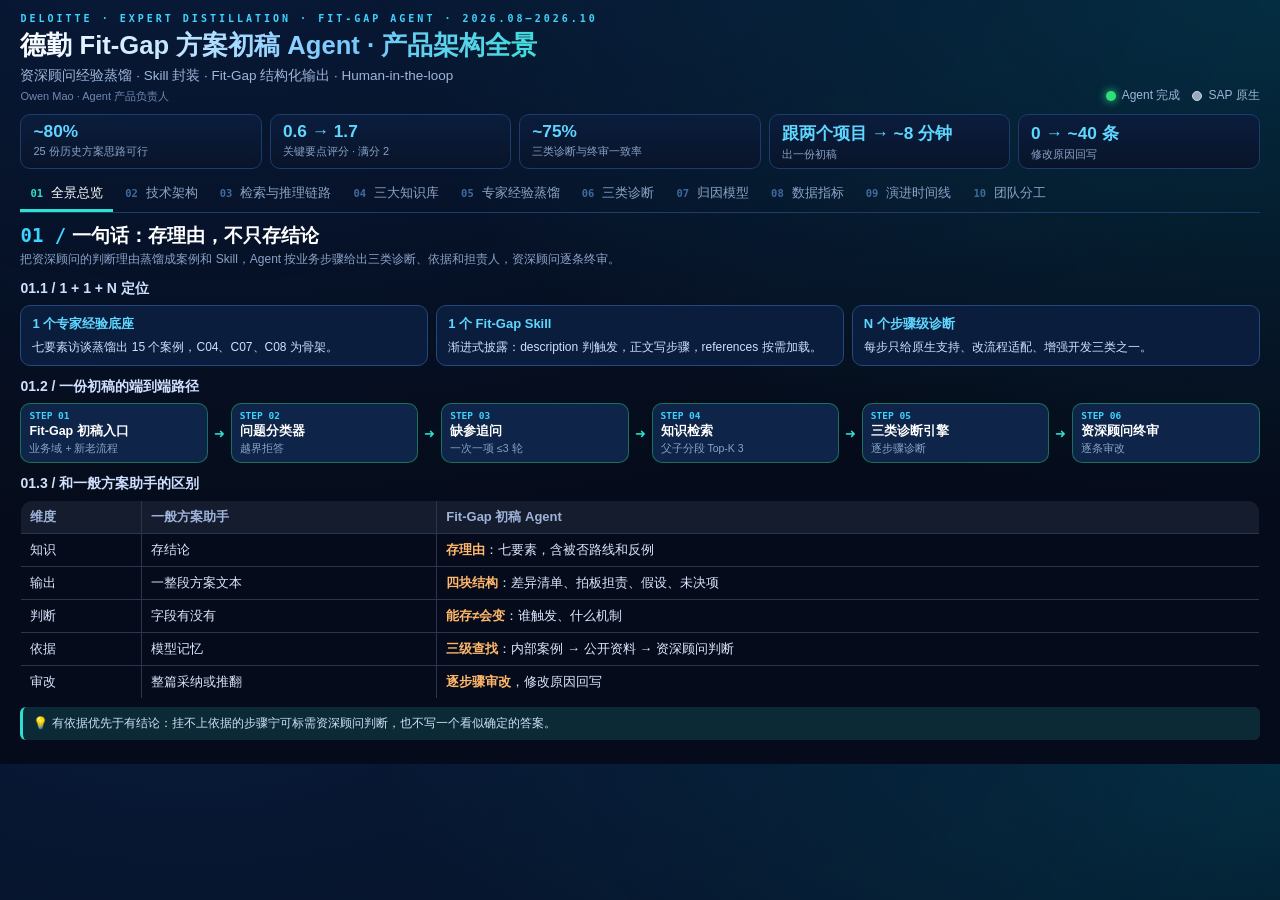
<file: fitgap.html>
<!DOCTYPE html><html lang="zh"><head><meta charset="utf-8"><meta name="viewport" content="width=device-width,initial-scale=1"><title>德勤 Fit-Gap 方案初稿 Agent · 产品架构全景</title><style>*{box-sizing:border-box;margin:0;padding:0}
body{width:1920px;background:radial-gradient(1200px 600px at 15% -10%,#0d3b7a55,transparent),radial-gradient(900px 500px at 100% 0%,#00b4d833,transparent),#050b1a;color:#dbe7ff;font-family:"Noto Sans CJK SC","PingFang SC","Microsoft YaHei",sans-serif;padding:36px 44px 30px}
.top{display:flex;justify-content:space-between;align-items:flex-end}
.eyebrow{font:600 13px/1 monospace;letter-spacing:4px;color:#3fd3ff}
h1{font-size:42px;font-weight:800;margin:10px 0 8px;background:linear-gradient(90deg,#fff,#7cc8ff 55%,#2fe0d0);-webkit-background-clip:text;color:transparent}
.sub{font-size:19px;color:#9fb6d9}.sub b{color:#2fe0d0}
.legend{display:flex;gap:18px;font-size:14px;color:#9fb6d9;align-items:center}.legend span{display:flex;align-items:center;gap:6px}.legend .hint{color:#5f789f;font-size:12px}
.kpi{display:grid;gap:12px;margin:20px 0 16px}
.k{border:1px solid #1d3b6b;background:linear-gradient(180deg,#0b1d3d,#081429);border-radius:10px;padding:10px 16px;display:flex;flex-direction:column;gap:2px}
.k b{font-size:24px;color:#5fd6ff;font-weight:800;white-space:nowrap}.k span{font-size:13px;color:#8aa3c8}
.roles{display:grid;gap:10px;margin-bottom:12px}
.role{border:1px dashed #2a5aa0;border-radius:22px;padding:8px;text-align:center;font-size:14px;color:#cfe0ff;background:#0a1a35}
.main{display:grid;grid-template-columns:200px 1fr 200px;gap:12px}
.band{display:flex;border:1px solid #17345f;border-radius:12px;background:linear-gradient(90deg,#0a1c3acc,#071328cc);margin-bottom:10px;position:relative;overflow:hidden}
.band:before{content:"";position:absolute;left:0;top:0;bottom:0;width:4px;background:linear-gradient(#0a6cff,#2fe0d0)}
.lab{width:170px;flex:none;padding:12px 10px 12px 18px;border-right:1px solid #17345f;display:flex;flex-direction:column;justify-content:center}
.lab em{font:700 12px monospace;color:#3fd3ff}.lab b{font-size:17px;color:#fff;margin:3px 0}.lab span{font-size:10px;color:#6f8ab3;letter-spacing:1px}
.chips{display:flex;flex-wrap:wrap;gap:8px;padding:12px;align-content:center}
.chip{display:flex;align-items:center;gap:7px;padding:7px 11px;border-radius:8px;background:#0e2448;border:1px solid #23477e;font-size:14px;white-space:nowrap;cursor:pointer;transition:.15s}
.chip:hover{transform:translateY(-1px);border-color:#5fd6ff;box-shadow:0 0 12px #3fd3ff55}
.chip b{font-weight:600;color:#eaf2ff}.chip i{font-style:normal;font:11px monospace;color:#7fa6d6;background:#08162e;border-radius:4px;padding:2px 5px}
.dot{width:8px;height:8px;border-radius:50%;flex:none}
.g .dot,.lg.g{background:#2fe07a;box-shadow:0 0 8px #2fe07a}.y .dot,.lg.y{background:#ffc53d;box-shadow:0 0 8px #ffc53d}.b .dot,.lg.b{background:#4c8dff;box-shadow:0 0 8px #4c8dff}
.chip.g{border-color:#2fe07a66;background:linear-gradient(180deg,#0f2f3a,#0c2238)}.chip.b{border-style:dashed;opacity:.9}
.lg{width:10px;height:10px;border-radius:50%;display:inline-block}
.pillar{border-radius:12px;padding:12px 10px;display:flex;flex-direction:column;gap:8px;margin-bottom:10px}
.pillar .chip{white-space:normal;flex-wrap:wrap}
.pl{background:linear-gradient(180deg,#1a0f3d,#0a1430);border:1px solid #5b4bd1}.pr{background:linear-gradient(180deg,#05303a,#0a1430);border:1px solid #1fb5c4}
.ph{text-align:center;padding:6px 0 10px;border-bottom:1px solid #ffffff22;margin-bottom:4px}.ph b{display:block;font-size:17px;color:#fff}.ph span{font:11px monospace;color:#9fb6d9;letter-spacing:2px}
.flow{margin:4px 0 12px;border:1px solid #1d3b6b;border-radius:10px;padding:10px 16px;display:flex;align-items:center;gap:10px;font-size:13.5px;background:#071328;flex-wrap:wrap}
.flow .t{color:#3fd3ff;font:700 12px monospace;margin-right:4px;background:none;border:none}.flow span{background:#0e2448;border:1px solid #2a5aa0;border-radius:14px;padding:4px 10px}.flow .ar{color:#2fe0d0;border:none;background:none;padding:0}
.src{display:grid;gap:10px;border-top:2px solid #0a6cff55;padding-top:12px}
.src .h{font-size:15px;font-weight:700;color:#fff;display:flex;flex-direction:column;justify-content:center}.src .h span{font:10px monospace;color:#6f8ab3}
.s{background:#0b1a33;border:1px solid #2a4a7a;border-radius:8px;padding:9px;text-align:center}.s b{display:block;font-size:15px;color:#cfe0ff}.s i{font-style:normal;font-size:11px;color:#7f98bf}
.foot{margin-top:12px;font-size:12px;color:#5f789f;display:flex;justify-content:space-between}
#mask{display:none;position:fixed;inset:0;background:#02060fcc;backdrop-filter:blur(4px);align-items:center;justify-content:center;z-index:9}
#modal{width:640px;background:linear-gradient(160deg,#0d2246,#071229);border:1px solid #3fd3ff66;border-radius:16px;padding:28px 32px;box-shadow:0 0 60px #0a6cff55;position:relative}
#modal h2{font-size:26px;color:#fff;margin:10px 0 4px}#mt{font:13px monospace;color:#7fa6d6;margin-bottom:14px}
#modal h3{font-size:14px;color:#3fd3ff;margin:16px 0 6px;letter-spacing:2px}#modal p{font-size:15px;line-height:1.75;color:#cfe0ff}
#x{position:absolute;right:16px;top:12px;background:none;border:none;color:#9fb6d9;font-size:26px;cursor:pointer}
.st{display:inline-block;font-size:12px;padding:3px 10px;border-radius:12px;font-weight:700}.st.g{background:#2fe07a22;color:#2fe07a}.st.y{background:#ffc53d22;color:#ffc53d}.st.b{background:#4c8dff22;color:#7fb0ff}


.n .dot,.lg.n{background:#9aa7bd;box-shadow:none;border:1px solid #cfd8e6}
.chip.n{background:repeating-linear-gradient(135deg,#1a2233,#1a2233 6px,#161d2c 6px,#161d2c 12px);border:1px solid #58657d;}
.chip.n b{color:#c5cede}.chip.n i{color:#9aa7bd}
.st.n{background:#9aa7bd22;color:#c5cede}
.k{flex-direction:column!important;align-items:flex-start!important;gap:2px!important}
.meta{font-size:13px;color:#6f8ab3;margin-top:8px}
.tabs{display:flex;gap:6px;margin:4px 0 18px;border-bottom:1px solid #1d3b6b;flex-wrap:wrap}
.tab{padding:10px 16px;cursor:pointer;color:#8aa3c8;font-size:15px;border-bottom:3px solid transparent;display:flex;gap:8px;align-items:baseline}
.tab .ti{font:700 12px monospace;color:#3f6aa0}.tab:hover{color:#fff}.tab.active{color:#fff;border-bottom-color:#2fe0d0}.tab.active .ti{color:#2fe0d0}
.panel{display:none}.panel.active{display:block}
.sec{font-size:26px;font-weight:800;color:#fff;margin:4px 0 4px}.sno{color:#3fd3ff;font-family:monospace}
.ssub{color:#8aa3c8;font-size:14px;margin-bottom:16px}
.sec2{font-size:17px;font-weight:700;color:#cfe0ff;margin:22px 0 10px}
.tri{display:grid;grid-template-columns:1fr 1.6fr 1fr;gap:14px}
.col{border:1px solid #1d3b6b;border-radius:14px;padding:14px;background:#081630;display:flex;flex-direction:column;gap:8px}
.col.core{border-color:#2fe0d0;background:linear-gradient(180deg,#07283a,#081630)}
.ch{font-weight:800;color:#fff;font-size:16px;margin-bottom:4px}.mini{color:#6f8ab3;font-size:12px;margin-top:6px}
.srcg{display:grid;grid-template-columns:1fr 1fr;gap:6px}.srcb{background:#0b1a33;border:1px solid #2a4a7a;border-radius:8px;padding:6px 8px}.srcb b{display:block;font-size:13px}.srcb i{font-style:normal;font-size:11px;color:#7f98bf}
.cb{border:1px dashed #2a5aa0;border-radius:10px;padding:10px;display:flex;flex-wrap:wrap;gap:6px}.cb em{width:100%;font-style:normal;font:700 12px monospace;color:#3fd3ff}.cb.nat{border-color:#58657d}.cb.nat em{color:#c5cede}
.kc{background:#0b1d3d;border:1px solid #1d3b6b;border-radius:10px;padding:10px 12px}.kc b{display:block;font-size:22px;color:#5fd6ff}.kc span{font-size:12px;color:#8aa3c8}
.tip{background:#0b2a35;border-left:3px solid #2fe0d0;border-radius:6px;padding:10px 12px;font-size:13.5px;color:#cfe0ff;margin-top:10px;line-height:1.6}
.lane{border:1px solid #1d3b6b;border-radius:12px;padding:14px;margin-bottom:12px;background:#071328}.lt{font-weight:700;color:#fff;margin-bottom:10px}
.pipe{display:flex;align-items:stretch;gap:6px;flex-wrap:wrap}.sarr{color:#2fe0d0;display:flex;align-items:center;font-size:18px}
.step{flex:1;min-width:150px;border:1px solid #23477e;border-radius:10px;padding:10px;background:#0e2448;cursor:pointer;display:flex;flex-direction:column;gap:4px;transition:.15s}
.step:hover,.card:hover,.dec:hover,.cr:hover,.py:hover{border-color:#5fd6ff;box-shadow:0 0 14px #3fd3ff55}
.step em{font:700 11px monospace;color:#3fd3ff;font-style:normal}.step b{color:#fff;font-size:15px}.step span{font-size:12px;color:#8aa3c8}
.step.g{border-color:#2fe07a66}.step.n{background:repeating-linear-gradient(135deg,#1a2233,#1a2233 6px,#161d2c 6px,#161d2c 12px);border-color:#58657d}
.g4{display:grid;grid-template-columns:repeat(4,1fr);gap:12px}.g3{display:grid;grid-template-columns:repeat(3,1fr);gap:12px}.g2{display:grid;grid-template-columns:repeat(2,1fr);gap:12px}
.card{border:1px solid #23477e;border-radius:10px;padding:14px;background:#0b1d3d;cursor:pointer}.card b{color:#5fd6ff}.card p{font-size:13px;color:#cfe0ff;margin-top:6px}
.rtop{display:flex;align-items:center;gap:10px;justify-content:center;margin-bottom:14px}.vd{color:#2fe0d0;text-align:center}
.r3{display:grid;grid-template-columns:repeat(3,1fr);gap:14px}.rcol{border-radius:12px;padding:14px;display:flex;flex-direction:column;align-items:center;gap:4px;background:#081630;border:1px solid #23477e}
.rcol .chip{width:100%;justify-content:flex-start}.rt{font-weight:800;color:#fff;margin-bottom:8px}.c1{border-color:#2fe07a88}.c2{border-color:#3fd3ff88}.c3{border-color:#ff7a7a88}.c4{border-color:#9aa7bd}
.two{display:grid;grid-template-columns:1fr 1fr;gap:20px}.pyr{display:flex;flex-direction:column;align-items:center;gap:8px}
.py{background:linear-gradient(90deg,#0a6cff44,#2fe0d044);border:1px solid #3fd3ff66;border-radius:8px;padding:12px;text-align:center;cursor:pointer}.py b{display:block;color:#fff;font-size:16px}.py span{font-size:12px;color:#9fb6d9}
.kv{display:flex;flex-direction:column;gap:6px}.kv div{display:flex;justify-content:space-between;background:#0b1d3d;border:1px solid #1d3b6b;border-radius:8px;padding:9px 12px}.kv b{color:#5fd6ff}.kv span{color:#cfe0ff;font-size:13px}
.chips2{display:flex;flex-wrap:wrap;gap:8px}
.ctab{border:1px solid #1d3b6b;border-radius:12px;overflow:hidden}.ch3,.cr{display:grid;grid-template-columns:1fr 1fr 1.4fr;gap:10px;padding:10px 14px;align-items:center}.ch3{background:#0b1d3d;color:#3fd3ff}.cr{border-top:1px solid #1d3b6b;cursor:pointer}.c1x{color:#ff9b9b;font-weight:700}.cr span{font-size:14px}
.cres{padding:12px 14px;background:#07283a;color:#cfe0ff}.cres b{color:#2fe07a}
.dec{border:1px solid #23477e;border-radius:12px;padding:14px;background:#0b1d3d;cursor:pointer;display:flex;flex-direction:column;gap:6px;font-size:13.5px;color:#cfe0ff;line-height:1.6}.dt{font:700 13px monospace;color:#c49bff}.dec em{font-style:normal;color:#3fd3ff;margin-right:8px;font-weight:700}
.kpi2{border:1px solid #1d3b6b;border-radius:12px;padding:14px;background:#0b1d3d;display:flex;flex-direction:column;gap:4px}.kpi2 em{font-style:normal;font:700 11px monospace;color:#3fd3ff}.kpi2 span{color:#cfe0ff}.kpi2 b{font-size:24px;color:#5fd6ff}.kpi2 i{font-style:normal;font-size:12px;color:#8aa3c8}
#modal{width:1100px;max-height:88vh;overflow:auto}#mg{font-size:12px;color:#6f8ab3;margin-left:8px}
.chain{display:grid;grid-template-columns:1fr 24px 1fr 24px 1fr 24px 1fr;gap:6px;margin-top:10px}.ca{color:#2fe0d0;display:flex;align-items:center;justify-content:center;font-size:18px}
.cs{background:#081630;border:1px solid #1d3b6b;border-radius:10px;padding:12px}.cs h3{margin:0 0 6px!important}.cs.res{border-color:#2fe07a88}.cs p{font-size:14px!important}
.ud{display:grid;grid-template-columns:1fr 1fr;gap:14px;margin-top:14px}.ud h3{margin:0 0 6px!important}
.lk{display:inline-block;margin:3px;padding:4px 10px;border-radius:14px;background:#0e2448;border:1px solid #2fe07a66;font-size:13px;cursor:pointer}.lk.n{border-color:#9aa7bd}.lk.ext{border-style:dashed;border-color:#3f5a80;color:#8aa3c8;cursor:default}
.rel{outline:2px solid #2fe0d0;outline-offset:1px}
.kv2{display:grid;grid-template-columns:1fr 1fr;gap:6px}
.lib{border:1px solid #23477e;border-radius:12px;padding:14px;background:#0b1d3d;cursor:pointer;display:flex;flex-direction:column;gap:6px}.lib:hover,.kv div[data-m]:hover{border-color:#5fd6ff}
.lib em{font-style:normal;font:700 11px monospace;color:#3fd3ff}.lib h4{font-size:18px;color:#fff}.lib i{color:#9fb6d9;font-size:13px}
.li{display:flex;justify-content:space-between;background:#081630;border-radius:6px;padding:7px 10px}.li b{color:#cfe0ff;font-size:13px}.li span{color:#8aa3c8;font-size:12px}.lu{font-size:12px;color:#6f8ab3;margin-top:4px}
.kv div[data-m]{cursor:pointer}
.formula{background:#081630;border:1px solid #2a5aa0;border-radius:10px;padding:14px 18px;font:15px/1.9 monospace;color:#cfe0ff}
.me{font-style:normal;font:700 11px monospace;color:#3fd3ff;display:block}
.tl{display:flex;flex-direction:column;gap:2px;border-left:2px solid #2a5aa0;margin-left:150px}
.tlr{display:flex;gap:18px;align-items:baseline;padding:8px 0;position:relative}.tlr:before{content:"";position:absolute;left:-7px;top:14px;width:12px;height:12px;border-radius:50%;background:#2fe0d0;box-shadow:0 0 8px #2fe0d0}
.tlr.minor:before{width:8px;height:8px;left:-5px;background:#3f6aa0;box-shadow:none}
.tld{width:150px;margin-left:-150px;white-space:nowrap;text-align:right;padding-right:22px;font:700 14px monospace;color:#5fd6ff}.tlb b{color:#fff;font-size:15px;display:block}.tlb span{color:#8aa3c8;font-size:13px}.tlr.minor .tlb b{color:#cfe0ff;font-size:14px}
.team{border:1px solid #23477e;border-radius:12px;padding:14px;background:#0b1d3d}.team.pm{grid-row:span 2;border-color:#c49bff;background:linear-gradient(180deg,#1a0f3d,#0b1d3d)}.team b{color:#fff;font-size:15px;display:block}.team i{font-style:normal;font-size:12px;color:#8aa3c8}.team ul{margin:8px 0 0 18px;color:#cfe0ff;font-size:13px;line-height:1.8}
.trow{display:grid;grid-template-columns:260px 1.4fr 1fr 1.3fr;gap:16px;border:1px solid #23477e;border-left:4px solid #3fd3ff;border-radius:10px;padding:14px;background:#0b1d3d;margin-bottom:10px}
.trow.pm{border-left-color:#ffc53d;background:linear-gradient(90deg,#2a2208,#0b1d3d)}.trow.pm .tr1 b{color:#ffc53d}
.tr1 b{display:block;font-size:17px;color:#fff}.tr1 i{font-style:normal;font-size:12px;color:#8aa3c8}
.trow h5{font-size:12px;color:#3fd3ff;letter-spacing:2px;margin-bottom:6px}.trow ul{margin-left:16px;font-size:13px;color:#cfe0ff;line-height:1.75}.trow ul b{color:#c49bff}.trow p,.tp{font-size:13px;color:#cfe0ff;line-height:1.7}.tp em{font-style:normal;color:#3fd3ff}
.kv1 div{justify-content:flex-start;gap:20px}.kv1 b{width:110px;flex:none}
/* ===== compact responsive (laptop) ===== */
html{font-size:13px}
body{width:auto!important;min-width:1200px;max-width:1680px;margin:0 auto;padding:14px clamp(14px,1.6vw,28px) 24px!important;overflow-x:hidden}
h1{font-size:clamp(22px,2vw,30px)!important;margin:4px 0 4px!important}
.eyebrow{font-size:10px!important;letter-spacing:3px!important}
.sub{font-size:13.5px!important}.meta{font-size:11px!important;margin-top:4px!important}
.legend{font-size:12px!important;gap:12px!important}
.kpi{margin:10px 0 8px!important;gap:8px!important}
.k{padding:6px 12px!important}.k b{font-size:clamp(15px,1.35vw,20px)!important}.k span{font-size:11px!important}
.tabs{margin:2px 0 10px!important;gap:2px!important}.tab{padding:7px 10px!important;font-size:13px!important}.tab .ti{font-size:10.5px!important}
.sec{font-size:19px!important;margin:0 0 2px!important}.ssub{font-size:12px!important;margin-bottom:10px!important}
.sec2{font-size:14px!important;margin:12px 0 7px!important}
.tip{font-size:12px!important;padding:7px 10px!important;margin-top:8px!important}
.chip{padding:3px 7px!important;font-size:12px!important;gap:5px!important;border-radius:6px!important}
.chip i{font-size:9.5px!important;padding:1px 4px!important}.dot{width:6px!important;height:6px!important}
.main{grid-template-columns:150px 1fr 150px!important;gap:8px!important}
.band{margin-bottom:6px!important;border-radius:9px!important}
.lab{width:118px!important;padding:6px 8px 6px 12px!important}.lab b{font-size:13px!important;margin:1px 0!important}.lab em{font-size:10px!important}.lab span{font-size:8.5px!important}
.chips{gap:5px!important;padding:6px 8px!important}
.pillar{padding:8px 6px!important;gap:5px!important;margin-bottom:6px!important}.ph{padding:2px 0 6px!important}.ph b{font-size:13px!important}.ph span{font-size:9px!important}
.pillar .chip{font-size:11.5px!important}
.tri{gap:10px!important}.col{padding:10px!important;gap:5px!important}.ch{font-size:13.5px!important}
.role{padding:4px 6px!important;font-size:12px!important}.srcb{padding:4px 6px!important}.srcb b{font-size:11.5px!important}.srcb i{font-size:10px!important}
.cb{padding:7px!important;gap:4px!important}.cb em{font-size:10.5px!important}
.kc{padding:6px 10px!important}.kc b{font-size:17px!important}.kc span{font-size:11px!important}
.lane{padding:9px!important;margin-bottom:8px!important}.lt{font-size:13px!important;margin-bottom:6px!important}
.step{min-width:110px!important;padding:6px 8px!important;gap:2px!important}.step b{font-size:12.5px!important}.step span{font-size:10.5px!important}.step em{font-size:9.5px!important}.sarr{font-size:13px!important}
.card,.dec,.lib,.kpi2,.team,.trow{padding:9px 11px!important}.card p,.dec{font-size:12px!important}
.kpi2 b{font-size:19px!important}.kpi2 span{font-size:12px!important}
.g4,.g3,.g2,.r3{gap:8px!important}.rcol{padding:9px!important}
.py{padding:7px!important}.py b{font-size:13.5px!important}.kv div{padding:6px 10px!important}.kv span{font-size:12px!important}
.ch3,.cr{padding:6px 10px!important}.cr span{font-size:12.5px!important}
.lib h4{font-size:15px!important}.li{padding:5px 8px!important}
.tlr{padding:4px 0!important}.tlb b{font-size:13px!important}.tlb span{font-size:11.5px!important}
.trow{grid-template-columns:200px 1.4fr 1fr 1.3fr!important;gap:10px!important;margin-bottom:6px!important}.trow ul,.trow p,.tp{font-size:12px!important;line-height:1.6!important}.tr1 b{font-size:14px!important}
.formula{font-size:13px!important;padding:10px 14px!important}
.src{display:none}.foot{font-size:11px!important}
/* modal */
#mask{padding:2vh 2vw}
#modal{width:min(1040px,94vw)!important;max-height:92vh!important;overflow-y:auto!important;padding:18px 22px!important;box-sizing:border-box}
#modal h2{font-size:20px!important;margin:6px 0 2px!important}#mt{font-size:11.5px!important;margin-bottom:8px!important}
#modal h3{font-size:12px!important}.cs{padding:9px!important}.cs p{font-size:12.5px!important;line-height:1.65!important}
.chain{grid-template-columns:1fr 18px 1fr 18px 1fr 18px 1fr!important}
.lk{font-size:12px!important;padding:3px 8px!important}
@media (max-width:1360px){
 .chain{grid-template-columns:1fr 1fr!important}.chain .ca{display:none}
 .main{grid-template-columns:132px 1fr 132px!important}.lab{width:104px!important}
 .chip{font-size:11.5px!important}.chip i{display:none}.pillar .chip i{display:none}
 .trow{grid-template-columns:170px 1fr 1fr!important}.trow>div:last-child{grid-column:1/-1}
}
.kind{display:inline-block;font-size:11px;padding:2px 8px;border-radius:10px;margin-left:6px}.kind.u{background:#3b2a12;color:#ffb86b;border:1px solid #ff9f43}.kind.c{background:#16263a;color:#8cc8ff;border:1px solid #4aa3ff}
.ctab{width:100%;border-collapse:collapse;font-size:13px;margin:6px 0}.ctab th,.ctab td{border:1px solid #2a3550;padding:7px 9px;text-align:left;vertical-align:top}.ctab th{background:#141c2e;color:#9fb3d9}.ctab td b{color:#ffb86b}.g4{display:grid;grid-template-columns:repeat(4,1fr);gap:10px}</style></head><body>
<div class="top"><div><div class="eyebrow">DELOITTE · EXPERT DISTILLATION · FIT-GAP AGENT · 2026.08–2026.10</div><h1>德勤 Fit-Gap 方案初稿 Agent · 产品架构全景</h1><div class="sub">资深顾问经验蒸馏 · Skill 封装 · Fit-Gap 结构化输出 · Human-in-the-loop</div><div class="meta">Owen Mao · Agent 产品负责人</div></div>
<div class="legend"><span><i class="lg g"></i>Agent 完成</span><span><i class="lg n"></i>SAP 原生</span></div></div>
<div class="kpi" style="grid-template-columns:repeat(5,1fr)"><div class="k"><b>~80%</b><span>25 份历史方案思路可行</span></div><div class="k"><b>0.6 → 1.7</b><span>关键要点评分 · 满分 2</span></div><div class="k"><b>~75%</b><span>三类诊断与终审一致率</span></div><div class="k"><b>跟两个项目 → ~8 分钟</b><span>出一份初稿</span></div><div class="k"><b>0 → ~40 条</b><span>修改原因回写</span></div></div><div class="tabs"><div class="tab" data-tab="overview"><span class="ti">01</span>全景总览</div><div class="tab" data-tab="arch"><span class="ti">02</span>技术架构</div><div class="tab" data-tab="rag"><span class="ti">03</span>检索与推理链路</div><div class="tab" data-tab="libs"><span class="ti">04</span>三大知识库</div><div class="tab" data-tab="distill"><span class="ti">05</span>专家经验蒸馏</div><div class="tab" data-tab="diag"><span class="ti">06</span>三类诊断</div><div class="tab" data-tab="attr"><span class="ti">07</span>归因模型</div><div class="tab" data-tab="metrics"><span class="ti">08</span>数据指标</div><div class="tab" data-tab="timeline"><span class="ti">09</span>演进时间线</div><div class="tab" data-tab="team"><span class="ti">10</span>团队分工</div></div><div class="panel" id="tab-overview"><div class="sec"><span class="sno">01 /</span> 一句话：存理由，不只存结论</div><div class="ssub">把资深顾问的判断理由蒸馏成案例和 Skill，Agent 按业务步骤给出三类诊断、依据和担责人，资深顾问逐条终审。</div><div class="sec2">01.1 / 1 + 1 + N 定位</div><div class="g3"><div class="card" data-m="专家案例库"><b>1 个专家经验底座</b><p>七要素访谈蒸馏出 15 个案例，C04、C07、C08 为骨架。</p></div><div class="card" data-m="Fit-Gap Skill"><b>1 个 Fit-Gap Skill</b><p>渐进式披露：description 判触发，正文写步骤，references 按需加载。</p></div><div class="card" data-m="三类诊断引擎"><b>N 个步骤级诊断</b><p>每步只给原生支持、改流程适配、增强开发三类之一。</p></div></div><div class="sec2">01.2 / 一份初稿的端到端路径</div><div class="pipe"><div class="step g" data-m="Fit-Gap 初稿入口"><em>STEP 01</em><b>Fit-Gap 初稿入口</b><span>业务域 + 新老流程</span></div><div class="sarr">➜</div><div class="step g" data-m="问题分类器"><em>STEP 02</em><b>问题分类器</b><span>越界拒答</span></div><div class="sarr">➜</div><div class="step g" data-m="缺参追问"><em>STEP 03</em><b>缺参追问</b><span>一次一项 ≤3 轮</span></div><div class="sarr">➜</div><div class="step g" data-m="知识检索"><em>STEP 04</em><b>知识检索</b><span>父子分段 Top-K 3</span></div><div class="sarr">➜</div><div class="step g" data-m="三类诊断引擎"><em>STEP 05</em><b>三类诊断引擎</b><span>逐步骤诊断</span></div><div class="sarr">➜</div><div class="step g" data-m="资深顾问终审"><em>STEP 06</em><b>资深顾问终审</b><span>逐条审改</span></div></div><div class="sec2">01.3 / 和一般方案助手的区别</div><table class="ctab"><tr><th>维度</th><th>一般方案助手</th><th>Fit-Gap 初稿 Agent</th></tr><tr><td>知识</td><td>存结论</td><td><b>存理由</b>：七要素，含被否路线和反例</td></tr><tr><td>输出</td><td>一整段方案文本</td><td><b>四块结构</b>：差异清单、拍板担责、假设、未决项</td></tr><tr><td>判断</td><td>字段有没有</td><td><b>能存≠会变</b>：谁触发、什么机制</td></tr><tr><td>依据</td><td>模型记忆</td><td><b>三级查找</b>：内部案例 → 公开资料 → 资深顾问判断</td></tr><tr><td>审改</td><td>整篇采纳或推翻</td><td><b>逐步骤审改</b>，修改原因回写</td></tr></table><div class="tip">💡 有依据优先于有结论：挂不上依据的步骤宁可标需资深顾问判断，也不写一个看似确定的答案。</div></div><div class="panel" id="tab-arch"><div class="sec"><span class="sno">02 /</span> 六层架构 + 初稿输出 + 两根横切支柱</div><div class="ssub">共 53 个模块，点击任意节点看痛点、做法、产出、成果与上下游；灰色斜纹为 SAP 原生能力。</div><div class="main"><div class="pillar pl"><div class="ph"><b>安全可信治理</b><span>GUARDRAILS</span></div><div class="chip g" data-m="禁编事务码"><span class="dot"></span><b>禁编事务码</b><i>待核实</i></div><div class="chip g" data-m="禁补数字"><span class="dot"></span><b>禁补数字</b><i>金额 / 阈值</i></div><div class="chip g" data-m="不替顾问拍板"><span class="dot"></span><b>不替顾问拍板</b><i>HITL</i></div><div class="chip g" data-m="范围拒答"><span class="dot"></span><b>范围拒答</b><i>越界请求</i></div><div class="chip g" data-m="模拟数据隔离"><span class="dot"></span><b>模拟数据隔离</b><i>客户保密</i></div></div><div><div class="band"><div class="lab"><em>L1</em><b>交互触达层</b><span>CONSULTANT ENTRY</span></div><div class="chips"><div class="chip g" data-m="Fit-Gap 初稿入口"><span class="dot"></span><b>Fit-Gap 初稿入口</b><i>Dify App</i></div><div class="chip g" data-m="缺参追问"><span class="dot"></span><b>缺参追问</b><i>一次一项 最多 3 轮</i></div><div class="chip g" data-m="逐步骤审改视图"><span class="dot"></span><b>逐步骤审改视图</b><i>按步骤成行</i></div><div class="chip g" data-m="资深顾问终审"><span class="dot"></span><b>资深顾问终审</b><i>Human-in-the-loop</i></div><div class="chip g" data-m="实施问答助手"><span class="dot"></span><b>实施问答助手</b><i>历史方案 FAQ</i></div><div class="chip g" data-m="方案导出"><span class="dot"></span><b>方案导出</b><i>Word / Excel</i></div></div></div><div class="band"><div class="lab"><em>L2</em><b>智能编排层</b><span>DIFY WORKFLOW</span></div><div class="chips"><div class="chip g" data-m="问题分类器"><span class="dot"></span><b>问题分类器</b><i>越界拒答</i></div><div class="chip g" data-m="参数提取"><span class="dot"></span><b>参数提取</b><i>四个参数</i></div><div class="chip g" data-m="Fit-Gap Skill"><span class="dot"></span><b>Fit-Gap Skill</b><i>渐进式披露</i></div><div class="chip g" data-m="步骤拆解"><span class="dot"></span><b>步骤拆解</b><i>4–6 个业务步骤</i></div><div class="chip g" data-m="知识检索"><span class="dot"></span><b>知识检索</b><i>Dify 知识库节点</i></div><div class="chip g" data-m="反思自检"><span class="dot"></span><b>反思自检</b><i>Self-check</i></div></div></div><div class="band"><div class="lab"><em>L3</em><b>Fit-Gap 推理层</b><span>DIAGNOSIS CORE</span></div><div class="chips"><div class="chip g" data-m="三类诊断引擎"><span class="dot"></span><b>三类诊断引擎</b><i>原生/改流程/增强</i></div><div class="chip g" data-m="能存≠会变判定"><span class="dot"></span><b>能存≠会变判定</b><i>数据变更机制</i></div><div class="chip g" data-m="C04 供应商准入"><span class="dot"></span><b>C04 供应商准入</b><i>骨架案例</i></div><div class="chip g" data-m="C07 备件目录+额度"><span class="dot"></span><b>C07 备件目录+额度</b><i>骨架案例</i></div><div class="chip g" data-m="C08 指数调价"><span class="dot"></span><b>C08 指数调价</b><i>骨架案例</i></div><div class="chip g" data-m="蓝图文档 Agent"><span class="dot"></span><b>蓝图文档 Agent</b><i>BPD 起草</i></div><div class="chip g" data-m="UAT 用例草稿"><span class="dot"></span><b>UAT 用例草稿</b><i>测试用例</i></div></div></div><div class="band"><div class="lab"><em>OUT</em><b>初稿输出</b><span>4 BLOCKS</span></div><div class="chips"><div class="chip g" data-m="差异清单输出"><span class="dot"></span><b>差异清单输出</b><i>老流程→新流程</i></div><div class="chip g" data-m="拍板担责"><span class="dot"></span><b>拍板担责</b><i>谁拍板谁担责</i></div><div class="chip g" data-m="假设与未决项"><span class="dot"></span><b>假设与未决项</b><i>缺参转假设</i></div><div class="chip g" data-m="增强开发评估"><span class="dot"></span><b>增强开发评估</b><i>RICEFW</i></div></div></div><div class="band"><div class="lab"><em>L4</em><b>知识检索层</b><span>CONTEXTUAL RETRIEVAL</span></div><div class="chips"><div class="chip g" data-m="父子分段召回"><span class="dot"></span><b>父子分段召回</b><i>Contextual Retrieval</i></div><div class="chip g" data-m="元数据过滤"><span class="dot"></span><b>元数据过滤</b><i>先过滤再检索</i></div><div class="chip g" data-m="混合检索"><span class="dot"></span><b>混合检索</b><i>BM25 + 向量</i></div><div class="chip g" data-m="适用条件校验"><span class="dot"></span><b>适用条件校验</b><i>对照≠依据</i></div><div class="chip g" data-m="依据三级查找"><span class="dot"></span><b>依据三级查找</b><i>内部→公开→顾问</i></div><div class="chip g" data-m="跨案例规则库"><span class="dot"></span><b>跨案例规则库</b><i>rules.md</i></div></div></div><div class="band"><div class="lab"><em>L5</em><b>工具与系统集成层</b><span>SAP & TOOLS</span></div><div class="chips"><div class="chip n" data-m="供应商主数据/冻结"><span class="dot"></span><b>供应商主数据/冻结</b><i>SAP 标准</i></div><div class="chip n" data-m="货源清单"><span class="dot"></span><b>货源清单</b><i>SAP 标准</i></div><div class="chip n" data-m="信息记录/价格条件"><span class="dot"></span><b>信息记录/价格条件</b><i>SAP 标准</i></div><div class="chip n" data-m="框架协议"><span class="dot"></span><b>框架协议</b><i>SAP 标准</i></div><div class="chip n" data-m="审批策略"><span class="dot"></span><b>审批策略</b><i>SAP 标准</i></div><div class="chip g" data-m="采购配置参考"><span class="dot"></span><b>采购配置参考</b><i>config ref</i></div><div class="chip g" data-m="联网搜索"><span class="dot"></span><b>联网搜索</b><i>公开资料</i></div></div></div><div class="band"><div class="lab"><em>L6</em><b>数据与模型底座层</b><span>DATA & MODEL</span></div><div class="chips"><div class="chip g" data-m="七要素访谈框架"><span class="dot"></span><b>七要素访谈框架</b><i>存理由不只存结论</i></div><div class="chip g" data-m="LLM 抽取+校对"><span class="dot"></span><b>LLM 抽取+校对</b><i>禁补数字</i></div><div class="chip g" data-m="专家案例库"><span class="dot"></span><b>专家案例库</b><i>15 个案例</i></div><div class="chip g" data-m="历史方案库"><span class="dot"></span><b>历史方案库</b><i>25 份</i></div><div class="chip g" data-m="LLM 网关"><span class="dot"></span><b>LLM 网关</b><i>按节点选模型</i></div><div class="chip g" data-m="先不微调"><span class="dot"></span><b>先不微调</b><i>RAG + Skill</i></div></div></div></div><div class="pillar pr"><div class="ph"><b>评测运营 · 数据飞轮</b><span>EVAL · FLYWHEEL</span></div><div class="chip g" data-m="25 份回测集"><span class="dot"></span><b>25 份回测集</b><i>调试 15 验证 10</i></div><div class="chip g" data-m="LLM-as-a-Judge"><span class="dot"></span><b>LLM-as-a-Judge</b><i>关键要点判分</i></div><div class="chip g" data-m="三层 Bad Case 归因"><span class="dot"></span><b>三层 Bad Case 归因</b><i>检索/诊断/影响</i></div><div class="chip g" data-m="修改原因回写"><span class="dot"></span><b>修改原因回写</b><i>数据飞轮</i></div><div class="chip g" data-m="全链路 Trace"><span class="dot"></span><b>全链路 Trace</b><i>可观测</i></div><div class="chip g" data-m="北极星看板"><span class="dot"></span><b>北极星看板</b><i>初稿可行率</i></div></div></div><div class="sec2">02.1 / 技术选型速览</div><div class="kv"><div><b>编排</b><span>Dify：问题分类器 → 参数提取 → 缺参追问 → 知识检索 → 生成</span></div><div><b>Skill</b><span>description 正反例 · 正文步骤与禁止项 · references 按需加载</span></div><div><b>检索</b><span>元数据过滤 · BM25 + 向量 · 父子分段 · Top-K 3</span></div><div><b>依据</b><span>内部案例与配置参考 → 公开资料需复核 → 资深顾问判断</span></div><div><b>评测</b><span>25 份回测 · LLM-as-a-Judge + 顾问复核</span></div><div><b>模型</b><span>按节点选模型 · 先不微调</span></div></div><div class="sec2">02.2 / 关键决策 · 为什么选 A 不选 B</div><div class="g2"><div class="dec" data-m="先不微调"><div class="dt">DECISION · RAG + Skill vs 微调</div><div><em>背景</em>案例只有十余个，专家规则每周都在改。</div><div><em>候选</em>微调专用模型 / RAG + Skill。</div><div><em>选择</em>先用 RAG + Skill；案例过百且同类纠偏反复出现再评估微调。</div><div><em>结果</em>依据全程可追溯，规则修改当天生效。</div></div><div class="dec" data-m="Fit-Gap Skill"><div class="dt">DECISION · Skill 渐进式披露 vs 长提示词</div><div><em>背景</em>所有规则塞进一个提示词，注意力被稀释，触发也不稳定。</div><div><em>候选</em>单一长提示词 / 多 Agent / Skill。</div><div><em>选择</em>封装成 Skill，description 带正反例，references 按需加载。</div><div><em>结果</em>Skill 触发 11/12。</div></div><div class="dec" data-m="父子分段召回"><div class="dt">DECISION · 整案例召回 vs 片段召回</div><div><em>背景</em>片段召回会丢掉适用条件。</div><div><em>候选</em>固定切片 / 父子分段。</div><div><em>选择</em>子块命中，父块整案例召回，带适用条件。</div><div><em>结果</em>召回内容总带适用条件。</div></div><div class="dec" data-m="能存≠会变判定"><div class="dt">DECISION · 存与变两维 vs 只看字段</div><div><em>背景</em>字段存在被误判为原生支持。</div><div><em>候选</em>只查字段 / 存与变两维。</div><div><em>选择</em>追问谁触发、什么机制，两维都支持才判原生。</div><div><em>结果</em>调价类误判修复。</div></div><div class="dec" data-m="缺参追问"><div class="dt">DECISION · 逐项追问 vs 一次性长表单</div><div><em>背景</em>顾问不愿填长表单，模型又会默认补齐。</div><div><em>候选</em>长表单 / 不追问直接生成 / 逐项追问。</div><div><em>选择</em>一次一项最多 3 轮，仍缺转假设。</div><div><em>结果</em>缺失信息全部显式进入假设块。</div></div><div class="dec" data-m="LLM-as-a-Judge"><div class="dt">DECISION · 要点判分 + 顾问复核 vs 纯人工</div><div><em>背景</em>逐份人工评审太慢。</div><div><em>候选</em>纯人工 / 纯模型 / 混合。</div><div><em>选择</em>顾问标关键要点，LLM 初判，顾问复核。</div><div><em>结果</em>评分 0.6 → 1.7，每次改动可快速回归。</div></div></div></div><div class="panel" id="tab-rag"><div class="sec"><span class="sno">03 /</span> 检索与推理链路 · Contextual Retrieval + Skill</div><div class="ssub">从参数到诊断，每一步都有依据。</div><div class="sec2">03.1 / Dify 工作流</div><div class="pipe"><div class="step g" data-m="问题分类器"><em>STEP 01</em><b>问题分类器</b><span>判断范围</span></div><div class="sarr">➜</div><div class="step g" data-m="参数提取"><em>STEP 02</em><b>参数提取</b><span>四个参数</span></div><div class="sarr">➜</div><div class="step g" data-m="缺参追问"><em>STEP 03</em><b>缺参追问</b><span>≤3 轮</span></div><div class="sarr">➜</div><div class="step g" data-m="知识检索"><em>STEP 04</em><b>知识检索</b><span>检索依据</span></div><div class="sarr">➜</div><div class="step g" data-m="Fit-Gap Skill"><em>STEP 05</em><b>Fit-Gap Skill</b><span>按步骤生成</span></div></div><div class="sec2">03.2 / 检索链路</div><div class="pipe"><div class="step g" data-m="元数据过滤"><em>STEP 01</em><b>元数据过滤</b><span>业务域 · 品类 · 场景</span></div><div class="sarr">➜</div><div class="step g" data-m="混合检索"><em>STEP 02</em><b>混合检索</b><span>BM25 + 向量</span></div><div class="sarr">➜</div><div class="step g" data-m="父子分段召回"><em>STEP 03</em><b>父子分段召回</b><span>整案例召回</span></div><div class="sarr">➜</div><div class="step g" data-m="适用条件校验"><em>STEP 04</em><b>适用条件校验</b><span>依据或对照</span></div><div class="sarr">➜</div><div class="step g" data-m="依据三级查找"><em>STEP 05</em><b>依据三级查找</b><span>标依据级别</span></div></div><div class="sec2">03.3 / Skill 三层渐进式披露</div><div class="g3"><div class="card" data-m="Fit-Gap Skill"><b>① description</b><p>正例反例，判断该不该触发</p></div><div class="card" data-m="步骤拆解"><b>② 正文</b><p>判断步骤与禁止项，拆 4–6 步</p></div><div class="card" data-m="跨案例规则库"><b>③ references</b><p>跨案例规则、配置参考，被追问时加载</p></div></div><div class="sec2">03.4 / 四道可信闸</div><div class="g4"><div class="card" data-m="禁编事务码"><b>① 系统闸</b><p>没覆盖的功能标待核实</p></div><div class="card" data-m="禁补数字"><b>② 数字闸</b><p>原文没有的数字不写</p></div><div class="card" data-m="适用条件校验"><b>③ 条件闸</b><p>条件不符只作对照</p></div><div class="card" data-m="不替顾问拍板"><b>④ 责任闸</b><p>拍板担责由顾问填写</p></div></div><div class="tip">💡 Skill 不是更长的提示词：触发判断、执行步骤、参考资料分三层，模型只在需要时读到需要的那一层。</div></div><div class="panel" id="tab-libs"><div class="sec"><span class="sno">04 /</span> 三大知识库 · 案例 / 规则 / 配置参考</div><div class="ssub">案例库回答为什么这么判，规则库回答通常怎么判，配置参考回答系统能不能做。</div><div class="g3"><div class="card" data-m="专家案例库"><b>专家案例库</b><p><strong>WHY · 为什么这么判</strong></p><ul><li>15 个案例，C04、C07、C08 为骨架</li><li>七要素结构，含被否路线和反例</li><li>带业务域、品类、场景、来源元数据</li></ul></div><div class="card" data-m="跨案例规则库"><b>跨案例规则库</b><p><strong>RULE · 通常怎么判</strong></p><ul><li>状态控制多半原生</li><li>审批流多半要增强</li><li>被追问为什么时加载</li></ul></div><div class="card" data-m="采购配置参考"><b>采购配置参考</b><p><strong>CAN · 系统能不能做</strong></p><ul><li>SAP 采购配置对象说明</li><li>供应商冻结、货源清单、价格条件</li><li>不覆盖的功能标待核实</li></ul></div></div><div class="sec2">04.1 / 七字段案例模板</div><table class="ctab"><tr><th>字段</th><th>内容</th><th>示例 C08</th></tr><tr><td>老流程</td><td>客户现行做法</td><td>采购员每季度按指数手工改价</td></tr><tr><td>新流程</td><td>目标做法</td><td>框架价挂钩指数自动调价</td></tr><tr><td>系统支持度</td><td>三类诊断</td><td>增强开发：条件能存，触发需开发</td></tr><tr><td>依据来源</td><td>三级依据</td><td>内部案例 C08 + 配置参考</td></tr><tr><td>上下游影响</td><td>采购 → 收货 → 付款</td><td>在途订单价格是否回溯</td></tr><tr><td>谁拍板</td><td>业务负责人</td><td>采购总监</td></tr><tr><td>谁担责</td><td>执行负责人</td><td>采购主数据组</td></tr></table><div class="sec2">04.2 / 元数据与回写</div><div class="g3"><div class="card" data-m="元数据过滤"><b>元数据</b><p>业务域、品类、场景类型、来源</p></div><div class="card" data-m="修改原因回写"><b>回写</b><p>顾问修改原因约 40 条回写入库</p></div><div class="card" data-m="模拟数据隔离"><b>脱敏</b><p>案例均为模拟数据</p></div></div></div><div class="panel" id="tab-distill"><div class="sec"><span class="sno">05 /</span> 专家经验蒸馏 · 七要素访谈 → 结构化案例</div><div class="ssub">把资深顾问脑子里的判断，变成新人能复用的理由。</div><div class="sec2">05.1 / 七要素访谈框架</div><div class="g4"><div class="card" data-m="七要素访谈框架"><b>① 背景</b><p>客户是谁、什么流程</p></div><div class="card" data-m="七要素访谈框架"><b>② 约束</b><p>预算、合规、组织</p></div><div class="card" data-m="七要素访谈框架"><b>③ 备选</b><p>当时考虑过哪些方案</p></div><div class="card" data-m="七要素访谈框架"><b>④ 选择理由</b><p>为什么选这个</p></div><div class="card" data-m="七要素访谈框架"><b>⑤ 被否路线</b><p>为什么不选其他</p></div><div class="card" data-m="七要素访谈框架"><b>⑥ 后果</b><p>上线后发生了什么</p></div><div class="card" data-m="七要素访谈框架"><b>⑦ 反例</b><p>什么条件下这个判断不成立</p></div><div class="card" data-m="七要素访谈框架"><b>→ 案例</b><p>进入 LLM 抽取与校对</p></div></div><div class="sec2">05.2 / 访谈转案例流水线</div><div class="pipe"><div class="step g" data-m="七要素访谈框架"><em>STEP 01</em><b>七要素访谈框架</b><span>访谈</span></div><div class="sarr">➜</div><div class="step g" data-m="LLM 抽取+校对"><em>STEP 02</em><b>LLM 抽取+校对</b><span>抽取 + 逐字段校对</span></div><div class="sarr">➜</div><div class="step g" data-m="禁补数字"><em>STEP 03</em><b>禁补数字</b><span>禁补数字</span></div><div class="sarr">➜</div><div class="step g" data-m="专家案例库"><em>STEP 04</em><b>专家案例库</b><span>入库 15 个</span></div><div class="sarr">➜</div><div class="step g" data-m="跨案例规则库"><em>STEP 05</em><b>跨案例规则库</b><span>提炼规则</span></div></div><div class="sec2">05.3 / 三个骨架案例</div><div class="g3"><div class="card" data-m="C04 供应商准入"><b>C04 供应商准入</b><p>状态控制走标准冻结，分级审批要增强</p></div><div class="card" data-m="C07 备件目录+额度"><b>C07 备件目录 + 额度</b><p>目录可配，额度控制需增强</p></div><div class="card" data-m="C08 指数调价"><b>C08 指数调价</b><p>能存≠会变的标准反例</p></div></div><div class="tip">💡 最值钱的是被否路线和反例：结论谁都能抄，知道什么时候不成立才是经验。</div></div><div class="panel" id="tab-diag"><div class="sec"><span class="sno">06 /</span> Fit-Gap 三类诊断 · 能存≠会变</div><div class="ssub">每个业务步骤只落在三类之一，并说清依据和谁担责。</div><table class="ctab"><tr><th>诊断</th><th>判断标准</th><th>典型步骤</th><th>依据</th></tr><tr><td><b>原生支持</b></td><td>存和变都由标准功能支持</td><td>供应商冻结、货源清单</td><td><div class="chip n" data-m="供应商主数据/冻结"><span class="dot"></span><b>供应商主数据/冻结</b><i>SAP 标准</i></div></td></tr><tr><td><b>改流程适配</b></td><td>系统能做，但要调整客户现行流程</td><td>备件领用改为目录选购</td><td><div class="chip g" data-m="C07 备件目录+额度"><span class="dot"></span><b>C07 备件目录+额度</b><i>骨架案例</i></div></td></tr><tr><td><b>增强开发</b></td><td>能存但不会变，或标准不覆盖</td><td>指数调价自动触发、多级准入审批</td><td><div class="chip g" data-m="C08 指数调价"><span class="dot"></span><b>C08 指数调价</b><i>骨架案例</i></div></td></tr></table><div class="sec2">06.1 / 能存≠会变 判定</div><div class="pipe"><div class="step g" data-m="三类诊断引擎"><em>STEP 01</em><b>三类诊断引擎</b><span>步骤</span></div><div class="sarr">➜</div><div class="step g" data-m="能存≠会变判定"><em>STEP 02</em><b>能存≠会变判定</b><span>字段能存吗</span></div><div class="sarr">➜</div><div class="step n" data-m="信息记录/价格条件"><em>STEP 03</em><b>信息记录/价格条件</b><span>引用原生对象</span></div><div class="sarr">➜</div><div class="step n" data-m="审批策略"><em>STEP 04</em><b>审批策略</b><span>谁触发 · 什么机制</span></div><div class="sarr">➜</div><div class="step g" data-m="增强开发评估"><em>STEP 05</em><b>增强开发评估</b><span>不支持则增强</span></div></div><div class="sec2">06.2 / 初稿四块输出</div><div class="g3"><div class="card" data-m="差异清单输出"><b>差异清单</b><p>老流程、新流程、支持度、依据、上下游影响</p></div><div class="card" data-m="拍板担责"><b>拍板担责</b><p>拍板人与担责人</p></div><div class="card" data-m="假设与未决项"><b>假设与未决项</b><p>缺参转假设，需客户确认转未决</p></div></div><div class="tip">💡 字段存在不等于流程能跑：先问数据由谁、用什么机制改，再判断是不是原生支持。</div></div><div class="panel" id="tab-attr"><div class="sec"><span class="sno">07 /</span> 归因模型 · 三层 Bad Case + 修改回写</div><div class="ssub">错在哪一层，就修哪一层，修完变成回归用例。</div><table class="ctab"><tr><th>层</th><th>典型问题</th><th>修复</th></tr><tr><td>检索未命中</td><td>跨域相似案例被召回</td><td>元数据先过滤，父子分段带适用条件</td></tr><tr><td>三类诊断误判</td><td>调价把能存判成原生</td><td>能存≠会变两维判定，C08 作反例</td></tr><tr><td>上下游影响漏写</td><td>没写在途订单是否回溯</td><td>反思自检清单，图谱化上下游</td></tr></table><div class="sec2">07.1 / 数据飞轮</div><div class="pipe"><div class="step g" data-m="逐步骤审改视图"><em>STEP 01</em><b>逐步骤审改视图</b><span>顾问改一步</span></div><div class="sarr">➜</div><div class="step g" data-m="修改原因回写"><em>STEP 02</em><b>修改原因回写</b><span>写原因</span></div><div class="sarr">➜</div><div class="step g" data-m="专家案例库"><em>STEP 03</em><b>专家案例库</b><span>回写案例</span></div><div class="sarr">➜</div><div class="step g" data-m="25 份回测集"><em>STEP 04</em><b>25 份回测集</b><span>新增回归用例</span></div><div class="sarr">➜</div><div class="step g" data-m="LLM-as-a-Judge"><em>STEP 05</em><b>LLM-as-a-Judge</b><span>下次回归</span></div></div></div><div class="panel" id="tab-metrics"><div class="sec"><span class="sno">08 /</span> 数据指标 · 改造前 → 改造后</div><div class="ssub">北极星指标为经顾问复核判定可行的初稿占比。</div><div class="g3"><div class="kpi2"><em>思路可行率</em><span></span><b>约 80%</b><i>25 份历史方案</i></div><div class="kpi2"><em>验证集可行</em><span></span><b>9 / 10</b><i>10 份不参与调优</i></div><div class="kpi2"><em>关键要点评分</em><span>约 0.6</span><b>约 1.7</b><i>满分 2</i></div><div class="kpi2"><em>三类诊断一致率</em><span></span><b>约 75%</b><i>对比顾问终审</i></div><div class="kpi2"><em>单份初稿</em><span>跟完两个项目才能独立</span><b>约 8 分钟</b><i>带依据初稿</i></div><div class="kpi2"><em>Skill 触发</em><span></span><b>11 / 12</b><i>正反例 description</i></div></div><div class="sec2">08.1 / 评测三大维度</div><div class="g3"><div class="card" data-m="LLM-as-a-Judge"><b>质量</b><p>引用适用案例、标注未决项，按要点 0/1/2</p></div><div class="card" data-m="三类诊断引擎"><b>诊断</b><p>三类标签与顾问终审一致率</p></div><div class="card" data-m="修改原因回写"><b>飞轮</b><p>回写约 40 条，转为回归用例</p></div></div><div class="sec2">08.2 / 运营数据</div><div class="kv"><div><b>案例</b><span>15 个，C04 / C07 / C08 骨架</span></div><div><b>回测</b><span>25 份，调试 15、验证 10</span></div><div><b>回写</b><span>约 40 条修改原因</span></div><div><b>追问</b><span>平均 1.6 轮补齐</span></div></div></div><div class="panel" id="tab-timeline"><div class="sec"><span class="sno">09 /</span> 项目演进时间线 · 2026.08 – 2026.10</div><div class="ssub">从访谈框架到可回写的初稿 Agent。</div><div class="tl"><div class="tlr"><div class="tld">2026.08</div><div class="tlb"><b>🚀 立项与访谈框架</b><span>定义七要素访谈框架 · 选定采购域</span></div></div><div class="tlr minor"><div class="tld">2026.08</div><div class="tlb"><b>骨架案例</b><span>C04 / C07 / C08 访谈与抽取校对</span></div></div><div class="tlr minor"><div class="tld">2026.08</div><div class="tlb"><b>案例库 15 个</b><span>父子分段 · 元数据过滤</span></div></div><div class="tlr"><div class="tld">2026.09</div><div class="tlb"><b>🧩 Skill 封装</b><span>description 正反例 · references 按需加载</span></div></div><div class="tlr minor"><div class="tld">2026.09</div><div class="tlb"><b>Dify 工作流</b><span>分类 → 抽参 → 追问 → 检索 → 生成</span></div></div><div class="tlr"><div class="tld">2026.09</div><div class="tlb"><b>🧪 25 份回测</b><span>调试 15 · LLM-as-a-Judge 要点判分</span></div></div><div class="tlr minor"><div class="tld">2026.10</div><div class="tlb"><b>Bad Case 三层修复</b><span>能存≠会变判定 · 反思自检</span></div></div><div class="tlr"><div class="tld">2026.10</div><div class="tlb"><b>✅ 验收</b><span>验证集 9/10 · 评分 0.6 → 1.7 · 一致率约 75%</span></div></div><div class="tlr minor"><div class="tld">2026.10</div><div class="tlb"><b>数据飞轮运转</b><span>修改原因回写约 40 条</span></div></div></div><div class="tip">💡 先蒸馏再封装：案例质量决定 Skill 的上限。</div></div><div class="panel" id="tab-team"><div class="sec"><span class="sno">10 /</span> 团队分工 · 7 人</div><div class="ssub">Owen 主导蒸馏、Skill 与评测；资深顾问定口径与终审。</div><div class="trow pm"><div class="tr1"><b>👨‍💼 Owen Mao</b><i>Agent 产品负责人</i></div><div><h5>职责</h5><ul><li><b>经验蒸馏</b>：设计七要素访谈框架，主持 C04 / C07 / C08 骨架访谈</li><li><b>Skill 设计</b>：description 正反例、判断步骤、禁止项</li><li><b>输出结构</b>：四块输出，能存≠会变判定</li><li><b>评测</b>：25 份回测切分，要点 Rubric，三层归因</li><li><b>选型</b>：先不微调，RAG + Skill</li><li><b>协调</b>：资深顾问访谈与终审排期</li></ul></div><div><h5>产出</h5><p>PRD · 访谈框架 · Skill 包 · 评测 Rubric</p></div><div><h5>负责模块</h5><div class="chips2"><div class="chip g" data-m="七要素访谈框架"><span class="dot"></span><b>七要素访谈框架</b><i>存理由不只存结论</i></div><div class="chip g" data-m="Fit-Gap Skill"><span class="dot"></span><b>Fit-Gap Skill</b><i>渐进式披露</i></div><div class="chip g" data-m="三类诊断引擎"><span class="dot"></span><b>三类诊断引擎</b><i>原生/改流程/增强</i></div><div class="chip g" data-m="能存≠会变判定"><span class="dot"></span><b>能存≠会变判定</b><i>数据变更机制</i></div><div class="chip g" data-m="25 份回测集"><span class="dot"></span><b>25 份回测集</b><i>调试 15 验证 10</i></div><div class="chip g" data-m="三层 Bad Case 归因"><span class="dot"></span><b>三层 Bad Case 归因</b><i>检索/诊断/影响</i></div></div></div></div><div class="trow "><div class="tr1"><b>🎓 资深顾问</b><i>3 人 · 采购域</i></div><div><h5>职责</h5><ul><li>接受七要素访谈</li><li>标注关键要点与终审</li><li>写修改原因</li></ul></div><div><h5>产出</h5><p>案例原文 · 要点标注 · 终审标签</p></div><div><h5>负责模块</h5><div class="chips2"><div class="chip g" data-m="资深顾问终审"><span class="dot"></span><b>资深顾问终审</b><i>Human-in-the-loop</i></div><div class="chip g" data-m="LLM-as-a-Judge"><span class="dot"></span><b>LLM-as-a-Judge</b><i>关键要点判分</i></div><div class="chip g" data-m="修改原因回写"><span class="dot"></span><b>修改原因回写</b><i>数据飞轮</i></div></div></div></div><div class="trow "><div class="tr1"><b>🤖 AI 工程师</b><i>1 人</i></div><div><h5>职责</h5><ul><li>Dify 工作流与检索</li><li>父子分段与元数据</li><li>Trace</li></ul></div><div><h5>产出</h5><p>工作流 · 检索链路</p></div><div><h5>负责模块</h5><div class="chips2"><div class="chip g" data-m="知识检索"><span class="dot"></span><b>知识检索</b><i>Dify 知识库节点</i></div><div class="chip g" data-m="父子分段召回"><span class="dot"></span><b>父子分段召回</b><i>Contextual Retrieval</i></div><div class="chip g" data-m="混合检索"><span class="dot"></span><b>混合检索</b><i>BM25 + 向量</i></div><div class="chip g" data-m="全链路 Trace"><span class="dot"></span><b>全链路 Trace</b><i>可观测</i></div></div></div></div><div class="trow "><div class="tr1"><b>📋 实施顾问</b><i>1 人 · SAP MM</i></div><div><h5>职责</h5><ul><li>采购配置参考整理</li><li>SAP 原生能力核对</li></ul></div><div><h5>产出</h5><p>配置参考库</p></div><div><h5>负责模块</h5><div class="chips2"><div class="chip g" data-m="采购配置参考"><span class="dot"></span><b>采购配置参考</b><i>config ref</i></div><div class="chip g" data-m="禁编事务码"><span class="dot"></span><b>禁编事务码</b><i>待核实</i></div></div></div></div><div class="trow "><div class="tr1"><b>🏷 评测运营</b><i>1 人</i></div><div><h5>职责</h5><ul><li>案例校对与回测执行</li><li>北极星看板</li></ul></div><div><h5>产出</h5><p>回测报告 · 看板</p></div><div><h5>负责模块</h5><div class="chips2"><div class="chip g" data-m="LLM 抽取+校对"><span class="dot"></span><b>LLM 抽取+校对</b><i>禁补数字</i></div><div class="chip g" data-m="北极星看板"><span class="dot"></span><b>北极星看板</b><i>初稿可行率</i></div></div></div></div><div class="sec2">10.1 / 协作节奏</div><div class="kv kv1"><div><b>访谈周</b><span>每周 2 场七要素访谈，当周完成抽取校对</span></div><div><b>双周迭代</b><span>每次改 Skill 或检索必跑 25 份回测</span></div><div><b>终审周会</b><span>资深顾问终审 · Owen 定归因优先级</span></div><div><b>发布门槛</b><span>验证集不回退 · 编造事务码与数字一票否决</span></div></div><div class="tip">💡 资深顾问的时间是最贵的：访谈一次、标注一次、终审一次，其余交给 Agent。</div></div>
<div id="mask"><div id="modal"><button id="x">×</button><div><span id="mst"></span> <span id="mk" class="kind"></span> <span id="mg"></span></div><h2 id="mn"></h2><div id="mt"></div>
<div class="chain"><div class="cs"><h3>① 痛点 / 原因</h3><p id="m1"></p></div><div class="ca">➜</div><div class="cs"><h3>② 做法 / 选型理由</h3><p id="m2"></p></div><div class="ca">➜</div><div class="cs"><h3>③ 产出</h3><p id="m3"></p></div><div class="ca">➜</div><div class="cs res"><h3>④ 成果数据</h3><p id="m4"></p></div></div>
<div id="mtip" class="tip" style="display:none"></div><div class="ud"><div><h3>⬆ 上游</h3><div id="mu"></div></div><div><h3>⬇ 下游</h3><div id="md"></div></div></div></div></div>
<script>const M={"Fit-Gap 初稿入口": {"n": "Fit-Gap 初稿入口", "t": "Dify App", "s": "g", "g": "L1 交互触达层", "k": "行业通用", "pain": "新顾问要跟完约两个完整项目才能独立出 Fit-Gap 初稿，资深顾问的时间被大量基础答疑占用。", "how": "给顾问一个只需填业务域、老流程、新流程的入口，其余由 Agent 补问和检索，比让新人翻历史文件夹更快。", "out": "按业务域发起的初稿请求", "res": "一份带依据的 Fit-Gap 初稿约 8 分钟生成。", "up": ["~项目顾问"], "down": ["问题分类器", "参数提取"]}, "缺参追问": {"n": "缺参追问", "t": "一次一项 最多 3 轮", "s": "g", "g": "L1 交互触达层", "k": "德勤独有", "pain": "老流程描述常常缺审批层级、触发条件或数据来源，缺一项就无法判断系统支持度。", "how": "一次只问一项，最多 3 轮；3 轮后仍缺的信息不再追问，直接列入假设块，避免顾问面对一张长表单。", "out": "补齐的参数与假设清单", "res": "追问平均 1.6 轮补齐，缺失项全部转入假设块。", "up": ["参数提取"], "down": ["知识检索", "假设与未决项"], "tip": "DECISION：一次一项最多 3 轮，仍缺转假设。"}, "逐步骤审改视图": {"n": "逐步骤审改视图", "t": "按步骤成行", "s": "g", "g": "L1 交互触达层", "k": "德勤独有", "pain": "整段生成的方案只能整篇采纳或推翻，资深顾问不愿意在一篇长文上改。", "how": "按业务步骤成行展示诊断、依据、担责人，顾问可以只改某一步并写下修改原因。", "out": "逐行可审改的差异清单", "res": "每一步可单独修改，修改原因自动进入回写队列。", "up": ["差异清单输出"], "down": ["修改原因回写", "资深顾问终审"]}, "资深顾问终审": {"n": "资深顾问终审", "t": "Human-in-the-loop", "s": "g", "g": "L1 交互触达层", "k": "行业通用", "pain": "系统支持度判断和拍板责任在资深顾问，Agent 不能替人签字。", "how": "初稿结尾固定提示需资深顾问审核，顾问逐条确认后才进入交付模板。", "out": "终审标签与签字记录", "res": "全部初稿经资深顾问终审后才交付客户。", "up": ["逐步骤审改视图"], "down": ["方案导出", "修改原因回写"]}, "实施问答助手": {"n": "实施问答助手", "t": "历史方案 FAQ", "s": "g", "g": "L1 交互触达层", "k": "行业通用", "pain": "顾问日常有大量这个场景以前怎么做的问题，答案散在历史方案和个人笔记里。", "how": "复用同一个案例库做问答，回答附案例编号和适用条件。", "out": "带案例编号的问答", "res": "历史方案检索从小时级降到分钟级。", "up": ["专家案例库"], "down": ["~项目顾问"]}, "方案导出": {"n": "方案导出", "t": "Word / Excel", "s": "g", "g": "L1 交互触达层", "k": "行业通用", "pain": "顾问的交付物是 Word 和 Excel 模板，复制粘贴容易漏行。", "how": "终审后的初稿一键导出为标准交付模板，保留依据与担责字段。", "out": "标准模板交付物", "res": "导出后无需二次排版。", "up": ["资深顾问终审"], "down": ["~客户交付"]}, "问题分类器": {"n": "问题分类器", "t": "越界拒答", "s": "g", "g": "L2 智能编排层", "k": "行业通用", "pain": "配置操作、开发实施这类请求进入方案链路，会让 Agent 越界给出操作指令。", "how": "Dify 问题分类器先判断是否属于 Fit-Gap 初稿，越界请求说明范围后拒答。", "out": "请求类别", "res": "越界请求全部按范围说明处理。", "up": ["Fit-Gap 初稿入口"], "down": ["参数提取", "范围拒答"]}, "参数提取": {"n": "参数提取", "t": "四个参数", "s": "g", "g": "L2 智能编排层", "k": "行业通用", "pain": "业务域决定加载哪些案例和规则，参数不清就会跨域误用。", "how": "抽取业务域、老流程、新流程、目标系统四个参数，再决定检索范围。", "out": "结构化参数", "res": "四个参数结构化后再检索，跨域误用明显减少。", "up": ["问题分类器"], "down": ["缺参追问", "元数据过滤"]}, "Fit-Gap Skill": {"n": "Fit-Gap Skill", "t": "渐进式披露", "s": "g", "g": "L2 智能编排层", "k": "德勤独有", "pain": "把所有规则塞进一个长提示词，模型注意力被稀释，也说不清什么时候该用。", "how": "封装为 Skill：description 带正例和反例判断该不该触发，正文写判断步骤和禁止项，references 按需加载跨案例规则和 SAP 采购配置参考。", "out": "Skill 包", "res": "Skill 触发准确率 11/12。", "up": ["参数提取"], "down": ["步骤拆解", "跨案例规则库"], "tip": "DECISION：封装成 Skill，description 带正反例，references 按需加载。"}, "步骤拆解": {"n": "步骤拆解", "t": "4–6 个业务步骤", "s": "g", "g": "L2 智能编排层", "k": "德勤独有", "pain": "对整个新流程下一个总判断，粒度太粗，顾问没法逐项确认。", "how": "把新流程拆成 4–6 个可单独判断的业务步骤，每步一行诊断。", "out": "步骤列表", "res": "审改粒度到步骤级，每份初稿 4–6 行。", "up": ["Fit-Gap Skill"], "down": ["三类诊断引擎"]}, "知识检索": {"n": "知识检索", "t": "Dify 知识库节点", "s": "g", "g": "L2 智能编排层", "k": "行业通用", "pain": "诊断必须挂依据，凭模型记忆写出的结论没人敢用。", "how": "每一步诊断前先检索案例库和配置参考，结果进入依据三级查找。", "out": "候选依据", "res": "每步诊断至少挂一条依据。", "up": ["缺参追问", "步骤拆解"], "down": ["父子分段召回", "依据三级查找"]}, "反思自检": {"n": "反思自检", "t": "Self-check", "s": "g", "g": "L2 智能编排层", "k": "行业通用", "pain": "初稿常漏挂依据或漏写上下游影响。", "how": "生成后按清单自检：依据是否齐、担责人是否填、上下游影响是否写，再输出。", "out": "自检报告", "res": "上下游影响漏写类 Bad Case 明显减少。", "up": ["三类诊断引擎"], "down": ["差异清单输出"]}, "三类诊断引擎": {"n": "三类诊断引擎", "t": "原生/改流程/增强", "s": "g", "g": "L3 Fit-Gap 推理层", "k": "德勤独有", "pain": "一般方案助手直接生成整段文本，看不出哪一步系统原生就能做、哪一步要改流程、哪一步必须开发。", "how": "每个步骤只输出三类之一：原生支持、改流程适配、增强开发，并附依据和担责人。", "out": "步骤级诊断标签", "res": "三类诊断与资深顾问终审标签一致率约 75%。", "up": ["步骤拆解", "知识检索"], "down": ["能存≠会变判定", "差异清单输出"]}, "能存≠会变判定": {"n": "能存≠会变判定", "t": "数据变更机制", "s": "g", "g": "L3 Fit-Gap 推理层", "k": "德勤独有", "pain": "系统里有这个字段不代表流程能跑通。框架价挂钩指数调价，字段能存价格，但谁触发调价、按什么机制变，标准功能不一定支持。", "how": "诊断时追问两件事：数据变更由谁发起，用什么机制触发；只有存和变都支持才判原生。", "out": "存与变两维判定", "res": "调价类场景不再把能存误判为原生支持。", "up": ["三类诊断引擎", "C08 指数调价"], "down": ["增强开发评估"], "tip": "DECISION：追问谁触发、什么机制，两维都支持才判原生。"}, "C04 供应商准入": {"n": "C04 供应商准入", "t": "骨架案例", "s": "g", "g": "L3 Fit-Gap 推理层", "k": "德勤独有", "pain": "准入涉及分级审批、资质到期冻结，是采购域最先落地也最常被问的场景。", "how": "以 C04 为骨架沉淀准入判断理由：状态控制走标准冻结，分级审批多半要增强。", "out": "准入骨架案例", "res": "准入类初稿可直接挂 C04 作为依据。", "up": ["专家案例库"], "down": ["三类诊断引擎"]}, "C07 备件目录+额度": {"n": "C07 备件目录+额度", "t": "骨架案例", "s": "g", "g": "L3 Fit-Gap 推理层", "k": "德勤独有", "pain": "工程备件品类多、额度控制复杂，常见做法要么全靠流程要么全靠开发。", "how": "以 C07 为骨架判断目录与额度的系统支持度，区分目录可配和额度需增强。", "out": "备件骨架案例", "res": "备件类初稿可直接挂 C07 作为依据。", "up": ["专家案例库"], "down": ["三类诊断引擎"]}, "C08 指数调价": {"n": "C08 指数调价", "t": "骨架案例", "s": "g", "g": "L3 Fit-Gap 推理层", "k": "德勤独有", "pain": "框架价挂钩指数调价是能存≠会变的典型：条件记录能存，调价触发却要有人有机制。", "how": "以 C08 为骨架，记录被否路线和反例，教 Agent 追问触发机制。", "out": "调价骨架案例", "res": "调价类误判修复，成为能存≠会变的标准反例。", "up": ["专家案例库"], "down": ["能存≠会变判定"]}, "增强开发评估": {"n": "增强开发评估", "t": "RICEFW", "s": "g", "g": "L3 Fit-Gap 推理层", "k": "行业通用", "pain": "标为增强开发的步骤需要估工作量，顾问常常凭感觉报。", "how": "按 RICEFW 归类，给出报表、接口、增强、表单等初步清单。", "out": "增强项清单", "res": "增强项自动归类，便于估算。", "up": ["能存≠会变判定"], "down": ["差异清单输出"]}, "蓝图文档 Agent": {"n": "蓝图文档 Agent", "t": "BPD 起草", "s": "g", "g": "L3 Fit-Gap 推理层", "k": "行业通用", "pain": "Fit-Gap 结论要落到业务蓝图文档，重写一遍费时。", "how": "按模板把终审后的差异清单起草为 BPD 章节。", "out": "BPD 章节草稿", "res": "蓝图章节起草时间缩短约一半。", "up": ["资深顾问终审"], "down": ["方案导出"]}, "UAT 用例草稿": {"n": "UAT 用例草稿", "t": "测试用例", "s": "g", "g": "L3 Fit-Gap 推理层", "k": "行业通用", "pain": "每条差异都需要对应测试用例，手写容易漏。", "how": "从差异清单生成 UAT 用例草稿，一条差异至少一条用例。", "out": "UAT 用例草稿", "res": "用例草稿覆盖每条差异。", "up": ["差异清单输出"], "down": ["~测试团队"]}, "父子分段召回": {"n": "父子分段召回", "t": "Contextual Retrieval", "s": "g", "g": "L4 知识检索层", "k": "行业通用", "pain": "只召回某一小节会断章取义，模型拿着一句话当结论。", "how": "子块负责命中，命中后连同整个案例和适用条件一起召回，参考 Contextual Retrieval 思路。", "out": "整案例召回", "res": "召回内容总带适用条件。", "up": ["知识检索"], "down": ["适用条件校验"], "tip": "DECISION：子块命中，父块整案例召回，带适用条件。"}, "元数据过滤": {"n": "元数据过滤", "t": "先过滤再检索", "s": "g", "g": "L4 知识检索层", "k": "行业通用", "pain": "跨业务域、跨品类的案例混在一起，相似文本会误召回。", "how": "按业务域、品类、场景类型、来源打元数据，先过滤再检索，Top-K 3。", "out": "收窄后的候选集", "res": "检索范围先收窄到对应业务域。", "up": ["参数提取"], "down": ["混合检索"]}, "混合检索": {"n": "混合检索", "t": "BM25 + 向量", "s": "g", "g": "L4 知识检索层", "k": "行业通用", "pain": "案例编号、配置对象名是精确词，场景描述是语义，单一检索总有一头漏。", "how": "BM25 管精确词，向量管语义，融合后取 Top-K 3。", "out": "融合召回结果", "res": "案例编号与场景描述都能命中。", "up": ["元数据过滤"], "down": ["父子分段召回"]}, "适用条件校验": {"n": "适用条件校验", "t": "对照≠依据", "s": "g", "g": "L4 知识检索层", "k": "德勤独有", "pain": "条件不满足的案例被当成依据，结论看似有据其实不成立。", "how": "显式比对品类、规模、审批层级等适用条件，不满足的只能作对照。", "out": "依据 / 对照 标签", "res": "不满足条件的案例不再被当作依据。", "up": ["父子分段召回"], "down": ["依据三级查找"]}, "依据三级查找": {"n": "依据三级查找", "t": "内部→公开→顾问", "s": "g", "g": "L4 知识检索层", "k": "德勤独有", "pain": "内部没有依据时模型会自己编，或者干脆不写依据。", "how": "先查内部案例与配置参考，再查公开资料并标需复核，都没有就标需资深顾问判断；有依据优先于有结论。", "out": "分级依据", "res": "每步诊断都标明依据级别。", "up": ["适用条件校验", "知识检索"], "down": ["三类诊断引擎", "联网搜索"]}, "跨案例规则库": {"n": "跨案例规则库", "t": "rules.md", "s": "g", "g": "L4 知识检索层", "k": "德勤独有", "pain": "状态控制多半原生、审批流多半要增强这类规律横跨多个案例，单案例里看不出来。", "how": "把跨案例规律沉淀为规则库，作为 Skill 的 references，被追问为什么时才加载。", "out": "跨案例规则", "res": "判断理由可追溯到具体规则。", "up": ["专家案例库"], "down": ["Fit-Gap Skill"]}, "供应商主数据/冻结": {"n": "供应商主数据/冻结", "t": "SAP 标准", "s": "n", "g": "L5 工具与系统集成层", "k": "行业通用", "pain": "供应商冻结、主数据维护是 SAP 标准功能。", "how": "不重建，只把它作为原生支持的依据。", "out": "原生能力引用", "res": "状态控制类步骤直接判为原生支持。", "up": ["采购配置参考"], "down": ["C04 供应商准入"]}, "货源清单": {"n": "货源清单", "t": "SAP 标准", "s": "n", "g": "L5 工具与系统集成层", "k": "行业通用", "pain": "货源清单控制可采购来源，SAP 原生支持。", "how": "Agent 引用而不重建。", "out": "原生能力引用", "res": "货源类步骤引用标准能力。", "up": ["采购配置参考"], "down": ["C07 备件目录+额度"]}, "信息记录/价格条件": {"n": "信息记录/价格条件", "t": "SAP 标准", "s": "n", "g": "L5 工具与系统集成层", "k": "行业通用", "pain": "价格条件与信息记录是 SAP 标准对象。", "how": "调价场景先引用原生对象，再判断触发机制是否要增强。", "out": "原生能力引用", "res": "调价步骤先引用原生对象。", "up": ["采购配置参考"], "down": ["C08 指数调价"]}, "框架协议": {"n": "框架协议", "t": "SAP 标准", "s": "n", "g": "L5 工具与系统集成层", "k": "行业通用", "pain": "框架合同是 SAP 采购标准功能。", "how": "只判断老流程能否映射到标准框架协议。", "out": "原生能力引用", "res": "合同步骤映射到标准框架协议。", "up": ["采购配置参考"], "down": ["三类诊断引擎"]}, "审批策略": {"n": "审批策略", "t": "SAP 标准", "s": "n", "g": "L5 工具与系统集成层", "k": "行业通用", "pain": "SAP 提供标准审批策略，但复杂分级审批常需增强。", "how": "区分标准可配部分与需增强部分。", "out": "原生能力引用", "res": "审批类步骤区分标准配置与增强。", "up": ["采购配置参考"], "down": ["能存≠会变判定"]}, "采购配置参考": {"n": "采购配置参考", "t": "config ref", "s": "g", "g": "L5 工具与系统集成层", "k": "德勤独有", "pain": "系统支持度判断如果凭模型记忆，就会编出不存在的事务码。", "how": "把 SAP 采购配置参考整理成可检索文档，作为诊断依据。", "out": "配置参考库", "res": "每步诊断至少挂一条配置参考或案例。", "up": ["~SAP 文档"], "down": ["依据三级查找"]}, "联网搜索": {"n": "联网搜索", "t": "公开资料", "s": "g", "g": "L5 工具与系统集成层", "k": "行业通用", "pain": "内部挂不上依据时仍需参考。", "how": "查 SAP 社区等公开资料，引用时附链接并标外部资料需复核。", "out": "外部依据", "res": "外部依据全部带链接与复核标记。", "up": ["依据三级查找"], "down": ["差异清单输出"]}, "七要素访谈框架": {"n": "七要素访谈框架", "t": "存理由不只存结论", "s": "g", "g": "L6 数据与模型底座层", "k": "德勤独有", "pain": "一般知识库只存结论，条件一变就不能复用，新人也学不到为什么。", "how": "访谈按背景、约束、备选、选择理由、被否路线、后果、反例七要素展开。", "out": "七要素访谈记录", "res": "15 个案例全部按七要素沉淀。", "up": ["~资深顾问"], "down": ["LLM 抽取+校对"]}, "LLM 抽取+校对": {"n": "LLM 抽取+校对", "t": "禁补数字", "s": "g", "g": "L6 数据与模型底座层", "k": "德勤独有", "pain": "人工整理访谈太慢，模型抽取又会补写原文没有的金额和阈值。", "how": "LLM 抽取后顾问逐字段校对，禁止补写原文没有的数字，拿不准的进待专家确认。", "out": "结构化案例", "res": "一份访谈转案例约 40 分钟，编造数字 0 条入库。", "up": ["七要素访谈框架"], "down": ["专家案例库"]}, "专家案例库": {"n": "专家案例库", "t": "15 个案例", "s": "g", "g": "L6 数据与模型底座层", "k": "德勤独有", "pain": "专家经验是最稀缺的资产，散在个人脑子里。", "how": "以 C04、C07、C08 为骨架共沉淀 15 个结构化案例，带适用条件和元数据。", "out": "15 个专家案例", "res": "15 个案例入库，覆盖采购域主要场景。", "up": ["LLM 抽取+校对", "修改原因回写"], "down": ["C04 供应商准入", "C07 备件目录+额度", "C08 指数调价", "跨案例规则库"]}, "历史方案库": {"n": "历史方案库", "t": "25 份", "s": "g", "g": "L6 数据与模型底座层", "k": "行业通用", "pain": "历史方案只记结论，但它是回测的天然素材。", "how": "选 25 份历史方案做回测，调试 15 份、验证 10 份。", "out": "回测素材", "res": "25 份中约 80% 经资深顾问复核判定思路可行。", "up": ["~项目文档"], "down": ["25 份回测集"]}, "LLM 网关": {"n": "LLM 网关", "t": "按节点选模型", "s": "g", "g": "L6 数据与模型底座层", "k": "行业通用", "pain": "模型迭代快，分类、抽取、生成对模型要求不同。", "how": "按节点切换模型，分类和抽取用轻量模型，生成用强模型。", "out": "模型路由", "res": "单份初稿模型成本可控，按节点可替换。", "up": ["~模型供应商"], "down": ["三类诊断引擎"]}, "先不微调": {"n": "先不微调", "t": "RAG + Skill", "s": "g", "g": "L6 数据与模型底座层", "k": "德勤独有", "pain": "案例只有十余个，专家规则还在变，微调后依据无法溯源。", "how": "先用 RAG + Skill，做到可追溯、可回写；案例过百且同类纠偏反复出现时再评估。", "out": "选型结论", "res": "依据全程可追溯，规则修改当天生效。", "up": ["专家案例库"], "down": ["Fit-Gap Skill"], "tip": "DECISION：先用 RAG + Skill；案例过百且同类纠偏反复出现再评估微调。"}, "禁编事务码": {"n": "禁编事务码", "t": "待核实", "s": "g", "g": "侧柱 · 安全可信治理", "k": "德勤独有", "pain": "模型容易编出不存在的 SAP 事务码或功能，客户照做就会出错。", "how": "参考文档没覆盖的功能一律标待核实，不写具体事务码。", "out": "待核实标记", "res": "编造系统功能 0 条进入交付。", "up": ["采购配置参考"], "down": ["差异清单输出"]}, "禁补数字": {"n": "禁补数字", "t": "金额 / 阈值", "s": "g", "g": "侧柱 · 安全可信治理", "k": "德勤独有", "pain": "案例里没有的金额、比例、额度被模型补上，看起来更专业，其实是编造。", "how": "案例和初稿都禁止补写原文没有的数字。", "out": "禁补规则", "res": "初稿中编造数字 0 条。", "up": ["LLM 抽取+校对"], "down": ["反思自检"]}, "不替顾问拍板": {"n": "不替顾问拍板", "t": "HITL", "s": "g", "g": "侧柱 · 安全可信治理", "k": "行业通用", "pain": "Agent 给出确定结论，新人会直接照抄。", "how": "Agent 只给方向和依据，拍板和担责字段由资深顾问填写。", "out": "责任边界", "res": "全部初稿经资深顾问审核后交付。", "up": ["资深顾问终审"], "down": ["拍板担责"]}, "范围拒答": {"n": "范围拒答", "t": "越界请求", "s": "g", "g": "侧柱 · 安全可信治理", "k": "行业通用", "pain": "配置操作、开发实施不在本助手范围。", "how": "说明范围后拒答，指向对应团队。", "out": "拒答记录", "res": "越界请求不产生越权输出。", "up": ["问题分类器"], "down": ["~项目顾问"]}, "模拟数据隔离": {"n": "模拟数据隔离", "t": "客户保密", "s": "g", "g": "侧柱 · 安全可信治理", "k": "行业通用", "pain": "客户方案涉密，不能进公共模型。", "how": "案例均脱敏为模拟数据，真实项目数据隔离存放。", "out": "脱敏案例", "res": "对外演示仅使用模拟数据。", "up": ["专家案例库"], "down": ["LLM 网关"]}, "25 份回测集": {"n": "25 份回测集", "t": "调试 15 验证 10", "s": "g", "g": "侧柱 · 评测运营", "k": "德勤独有", "pain": "没有回测就无法判断初稿是否可用，验证集参与调优又会高估效果。", "how": "25 份历史方案中 15 份用于调试，10 份只做验收。", "out": "回测报告", "res": "验证集 10 份中 9 份经顾问复核判定可行。", "up": ["历史方案库"], "down": ["LLM-as-a-Judge"]}, "LLM-as-a-Judge": {"n": "LLM-as-a-Judge", "t": "关键要点判分", "s": "g", "g": "侧柱 · 评测运营", "k": "行业通用", "pain": "逐份人工评审耗时，纯模型判分又可能偏宽。", "how": "资深顾问先标注每份方案的关键要点，LLM 按要点 0/1/2 初判，顾问复核。", "out": "要点得分", "res": "引用适用案例、标注未决项两项评分从约 0.6 升到约 1.7，满分 2。", "up": ["25 份回测集"], "down": ["三层 Bad Case 归因"], "tip": "DECISION：顾问标关键要点，LLM 初判，顾问复核。"}, "三层 Bad Case 归因": {"n": "三层 Bad Case 归因", "t": "检索/诊断/影响", "s": "g", "g": "侧柱 · 评测运营", "k": "德勤独有", "pain": "只看最终方案好坏，无法知道该改检索还是改规则。", "how": "Bad Case 按检索未命中、三类诊断误判、上下游影响漏写三层归因，逐类修复。", "out": "Bad Case 台账", "res": "调价类误判与影响漏写两类问题完成修复。", "up": ["LLM-as-a-Judge", "全链路 Trace"], "down": ["修改原因回写"]}, "修改原因回写": {"n": "修改原因回写", "t": "数据飞轮", "s": "g", "g": "侧柱 · 评测运营", "k": "德勤独有", "pain": "顾问改了初稿就结束了，同样的错下次还犯。", "how": "顾问改了哪一步、为什么改，回写案例库，同时作为新增回归用例。", "out": "回写条目与回归用例", "res": "累计回写修改原因约 40 条。", "up": ["逐步骤审改视图", "三层 Bad Case 归因"], "down": ["专家案例库", "25 份回测集"]}, "全链路 Trace": {"n": "全链路 Trace", "t": "可观测", "s": "g", "g": "侧柱 · 评测运营", "k": "行业通用", "pain": "一份初稿出错，要能回放是哪一步检索或诊断出了问题。", "how": "记录每步检索结果、依据级别和诊断标签。", "out": "可回放 Trace", "res": "每份初稿的检索与诊断过程可回放。", "up": ["三类诊断引擎"], "down": ["三层 Bad Case 归因"]}, "北极星看板": {"n": "北极星看板", "t": "初稿可行率", "s": "g", "g": "侧柱 · 评测运营", "k": "行业通用", "pain": "指标太多时团队不知道该优化什么。", "how": "以经顾问复核判定可行的初稿占比为北极星，辅以诊断一致率和回写量。", "out": "北极星看板", "res": "可行率约 80%，一致率约 75%，回写约 40 条一屏可见。", "up": ["LLM-as-a-Judge"], "down": ["~项目管理层"]}, "差异清单输出": {"n": "差异清单输出", "t": "老流程→新流程", "s": "g", "g": "输出 · 初稿四块", "k": "德勤独有", "pain": "整段文字看不出每一步差在哪，也看不出对下游的影响。", "how": "每步一行：老流程、新流程、系统支持度、依据、上下游影响。", "out": "差异清单", "res": "每份初稿 4–6 行差异，每行带依据。", "up": ["三类诊断引擎", "反思自检"], "down": ["逐步骤审改视图", "UAT 用例草稿"]}, "拍板担责": {"n": "拍板担责", "t": "谁拍板谁担责", "s": "g", "g": "输出 · 初稿四块", "k": "德勤独有", "pain": "Fit-Gap 结论没有责任人，上线后出问题无人认领。", "how": "固定输出拍板人与担责人一块，由资深顾问确认。", "out": "责任清单", "res": "每份初稿都列明拍板人与担责人。", "up": ["不替顾问拍板"], "down": ["资深顾问终审"]}, "假设与未决项": {"n": "假设与未决项", "t": "缺参转假设", "s": "g", "g": "输出 · 初稿四块", "k": "德勤独有", "pain": "信息不全时模型会默认补齐，顾问看不出哪些是猜的。", "how": "追问 3 轮仍缺的信息列入假设，需客户确认的列入未决项。", "out": "假设与未决项清单", "res": "标注未决项评分提升至约 1.7 分。", "up": ["缺参追问"], "down": ["资深顾问终审"]}};const NL="SAP 原生";const KEY="fitgap_v2_tab";
const $=i=>document.getElementById(i);
function act(n){document.querySelectorAll('.tab').forEach(t=>t.classList.toggle('active',t.dataset.tab==n));document.querySelectorAll('.panel').forEach(p=>p.classList.toggle('active',p.id=='tab-'+n));try{localStorage.setItem(KEY,n);history.replaceState(null,'','#'+n)}catch(e){}}
document.querySelectorAll('.tab').forEach(t=>t.onclick=()=>act(t.dataset.tab));
const h=location.hash.slice(1);let sv=null;try{sv=localStorage.getItem(KEY)}catch(e){}
act(document.querySelector('.tab[data-tab="'+h+'"]')?h:(sv&&document.querySelector('.tab[data-tab="'+sv+'"]')?sv:'overview'));
function link(n){if(n[0]=='~')return '<span class="lk ext">'+n.slice(1)+'</span>';return M[n]?'<span class="lk '+M[n].s+'" data-m="'+n+'">'+n+'</span>':'<span class="lk ext">'+n+'</span>'}
function show(n){const m=M[n];if(!m)return;$('mn').textContent=m.n;$('mt').textContent=m.t;$('mg').textContent=m.g;$('mst').className='st '+m.s;$('mst').textContent=m.s=='g'?'Agent 完成':NL;$('mk').textContent=m.k;$('mk').className='kind '+(m.k.endsWith('独有')?'u':'c');
$('m1').innerHTML=m.pain;$('m2').innerHTML=m.how;$('m3').textContent=m.out;$('m4').innerHTML=m.res;$('mu').innerHTML=m.up.map(link).join('')||'—';$('md').innerHTML=m.down.map(link).join('')||'—';
$('mtip').style.display=m.tip?'block':'none';$('mtip').innerHTML=m.tip?'💡 '+m.tip:'';$('mask').style.display='flex'}
document.addEventListener('click',e=>{const c=e.target.closest('[data-m]');if(c&&!c.classList.contains('ext')){show(c.dataset.m);e.stopPropagation()}});
$('x').onclick=()=>$('mask').style.display='none';$('mask').addEventListener('click',e=>{if(e.target.id=='mask')$('mask').style.display='none'});
document.onkeydown=e=>{if(e.key=='Escape')$('mask').style.display='none'};
document.querySelectorAll('[data-m]').forEach(c=>{c.addEventListener('mouseenter',()=>{const m=M[c.dataset.m];if(!m)return;[...m.up,...m.down].forEach(x=>document.querySelectorAll('.panel.active [data-m="'+x+'"]').forEach(y=>y.classList.add('rel')))});c.addEventListener('mouseleave',()=>document.querySelectorAll('.rel').forEach(y=>y.classList.remove('rel')))});
</script></body></html>
</file>
<file: v2/style.css>
/*
 * Owen Mao · personal site — layout & components
 * Written from scratch (v2). Structure: tokens → base → frame → rail →
 * topbar → views → components → overlays → 404 → breakpoints.
 */

/* ===== Tokens ===== */
:root {
  --c-paper: #ffffff;
  --c-text: #0d0d0d;
  --c-soft: #5d5d5d;
  --c-quiet: #8f8f8f;
  --c-rule: rgba(0, 0, 0, 0.1);
  --c-wash: rgba(0, 0, 0, 0.05);
  --c-rail: #f9f9f9;
  --round: 10px;
  --rail-w: 268px;
  --bar-h: 52px;
  --gutter: 64px;
  --ease-quick: 160ms ease;
  color: var(--c-text);
  background: var(--c-paper);
  font-family: -apple-system, BlinkMacSystemFont, "Segoe UI", system-ui, "PingFang SC", "Microsoft YaHei", sans-serif;
  font-synthesis: none;
}

/* ===== Base ===== */
*, *::before, *::after { box-sizing: border-box; }
html, body { height: 100%; margin: 0; overflow: hidden; }
body { -webkit-font-smoothing: antialiased; }
[hidden] { display: none !important; }
img { max-width: 100%; }
a { color: inherit; text-decoration: none; }
a, button { -webkit-tap-highlight-color: transparent; }
button { font: inherit; line-height: 1.5; color: inherit; cursor: pointer; }
h1, h2, h3, p, figure, ol, ul { margin: 0; }
h1 { font-size: 1.5rem; line-height: 1.33; font-weight: 600; }
h2 { font-size: 1rem; line-height: 1.5; font-weight: 500; }
h3 { font-size: 1rem; line-height: 1.5; font-weight: 500; margin-bottom: 6px; }
p { font-size: 1rem; line-height: 1.5; }
:is(a, button):focus-visible { outline: 2px solid var(--c-soft); outline-offset: 3px; }
[tabindex="-1"]:focus { outline: 0; }

.ico { inline-size: 18px; block-size: 18px; flex: none; }

.ghost-btn {
  display: inline-grid;
  place-items: center;
  inline-size: 32px;
  block-size: 32px;
  flex: none;
  padding: 6px;
  border: none;
  border-radius: var(--round);
  background: transparent;
}
.ghost-btn--soft { color: var(--c-soft); }

/* shared hover wash */
:is(.ghost-btn, .space-link, .node, .leaf, .branch-caret, .me, .topbar-contact, .pill, .elsewhere-btn,
    .tile, .post, .inline-link, .btn, .channel--link, .lang-switch button):hover { background: var(--c-wash); }

.skip {
  position: fixed;
  inset: -80px auto auto 16px;
  z-index: 30;
  padding: 10px 16px;
  font-size: 14px;
  background: #fff;
  border: 1px solid var(--c-rule);
  border-radius: var(--round);
}
.skip:focus { top: 10px; }

/* ===== Frame ===== */
.frame {
  display: grid;
  grid-template-columns: var(--rail-w) minmax(0, 1fr);
  block-size: 100vh;
  block-size: 100dvh;
  overflow: hidden;
}
.frame.is-rail-hidden { grid-template-columns: 0 minmax(0, 1fr); }
.frame.is-rail-hidden .rail { visibility: hidden; }
.frame.is-rail-hidden #rail-show { display: inline-grid; }

/* ===== Rail (sidebar) ===== */
.rail {
  position: relative;
  z-index: 5;
  display: flex;
  flex-direction: column;
  min-block-size: 0;
  overflow: hidden;
  background: var(--c-rail);
  border-inline-end: 1px solid rgba(0, 0, 0, 0.03);
}
.rail-top {
  display: flex;
  align-items: center;
  justify-content: space-between;
  block-size: var(--bar-h);
  padding-inline: 16px;
  flex: none;
}
.space-link { padding: 6px 8px; font-size: 14px; font-weight: 500; border-radius: var(--round); }
.rail-body {
  flex: 1;
  min-block-size: 0;
  overflow: auto;
  padding: 10px 12px 24px;
  overscroll-behavior: contain;
  scrollbar-width: thin;
  scrollbar-color: #ddd transparent;
}
.tree, .leaves { list-style: none; padding: 0; }
.tree { display: flex; flex-direction: column; gap: 4px; }
.tree-item--gap, .branch { margin-block-start: 18px; }
.tree-item--split { margin-block-start: 20px; }

.node {
  display: flex;
  align-items: center;
  gap: 10px;
  inline-size: 100%;
  padding: 9px 10px;
  font-size: 14px;
  line-height: 1.43;
  border-radius: var(--round);
}
.node[aria-current], .leaf[aria-current] { background: var(--c-wash); font-weight: 500; }
.tree-text { min-inline-size: 0; overflow: hidden; white-space: nowrap; text-overflow: ellipsis; }

.branch-row { display: flex; align-items: center; gap: 2px; }
.branch-row > .node { flex: 1; min-inline-size: 0; }
.branch.is-active-branch .branch-row > .node { color: var(--c-text); font-weight: 500; }
.branch-caret { inline-size: 26px; block-size: 28px; padding: 5px; color: var(--c-quiet); }
.branch-caret svg { inline-size: 16px; block-size: 16px; }
.branch-caret[aria-expanded="false"] svg { transform: rotate(-90deg); }
.leaves { display: flex; flex-direction: column; gap: 3px; margin-block-start: 4px; }

.leaf {
  display: block;
  padding: 8px 10px 8px 38px;
  font-size: 13px;
  line-height: 1.43;
  color: var(--c-soft);
  border-radius: var(--round);
  white-space: nowrap;
  overflow: hidden;
  text-overflow: ellipsis;
}
.leaf[aria-current] { color: var(--c-text); }
.leaf--out { display: flex; align-items: center; justify-content: space-between; gap: 8px; }
.leaf--out > :last-child { font-size: 12px; color: var(--c-quiet); }

.rail-foot { flex: none; padding: 12px; border-block-start: 1px solid var(--c-rule); }
.me { display: flex; align-items: center; gap: 10px; margin-block-start: 6px; padding: 10px; border-radius: var(--round); }
.me img { inline-size: 34px; block-size: 34px; border-radius: 50%; object-fit: cover; object-position: 50% 10%; background: #eef0f3; }
.me-text { min-inline-size: 0; }
.me strong { display: block; font-size: 14px; font-weight: 500; line-height: 1.43; }
.me small { display: block; margin-block-start: 3px; font-size: 12px; line-height: 1.43; color: var(--c-quiet); overflow-wrap: anywhere; }

.veil { position: fixed; inset: 0; z-index: 4; padding: 0; border: 0; border-radius: 0; background: rgba(0, 0, 0, 0.5); }

/* ===== Desk & topbar ===== */
.desk { display: flex; flex-direction: column; min-inline-size: 0; min-block-size: 0; background: #fff; }
.topbar {
  display: flex;
  align-items: center;
  gap: 10px;
  block-size: var(--bar-h);
  padding-inline: 20px;
  flex: none;
  font-size: 14px;
}
#rail-show { display: none; }
.crumbs { display: flex; align-items: center; flex: 1; min-inline-size: 0; padding: 0; list-style: none; }
.crumb { white-space: nowrap; }
.crumb--root { color: var(--c-quiet); }
.crumb--root::after { content: "/"; margin-inline: 10px; color: var(--c-quiet); }
.crumb--here { min-inline-size: 0; overflow: hidden; text-overflow: ellipsis; color: var(--c-soft); }
.topbar-tools { display: flex; align-items: center; gap: 8px; flex: none; margin-inline-start: 6px; }
.topbar-contact { display: flex; align-items: center; gap: 9px; padding: 6px 10px; white-space: nowrap; border-radius: var(--round); }
.lang-switch { display: flex; align-items: center; gap: 2px; flex: none; font-size: 12px; color: var(--c-quiet); }
.lang-switch button { min-inline-size: 28px; min-block-size: 32px; padding: 4px; border: 0; border-radius: 7px; background: none; color: var(--c-quiet); }
.lang-switch button[aria-pressed="true"] { color: var(--c-text); font-weight: 600; }

.viewport {
  flex: 1;
  min-block-size: 0;
  overflow: hidden auto;
  overscroll-behavior: contain;
  scrollbar-width: thin;
  scrollbar-color: #d9d9d9 transparent;
}

/* ===== Views ===== */
.view {
  inline-size: calc(100% - var(--gutter));
  max-inline-size: 768px;
  min-block-size: 100%;
  margin-inline: auto;
  padding-block: 32px 48px;
  min-inline-size: 0;
  overflow-wrap: anywhere;
}
.view--home { display: flex; align-items: center; justify-content: center; padding-block: 36px 72px; }
.kicker { margin-block-end: 12px; font-size: 14px; line-height: 1.43; color: var(--c-quiet); }

/* home */
.hello { inline-size: 100%; max-inline-size: 700px; }
.hello-head { display: grid; grid-template-columns: minmax(0, 1fr) 110px; align-items: center; gap: 32px; }
.hello-role { margin-block-start: 12px; }
.hello-lede { margin-block-start: 10px; line-height: 1.65; color: var(--c-soft); }
.hello-photo, .bio img {
  object-fit: cover;
  object-position: 50% 18%;
  border: 1px solid var(--c-rule);
  border-radius: var(--round);
  background: linear-gradient(#fbfbfc, #eef0f3);
}
.hello-photo { inline-size: 110px; block-size: 165px; }
.hello-actions { display: grid; grid-template-columns: repeat(3, minmax(0, 1fr)); gap: 10px; margin-block-start: 28px; }
.pill {
  display: flex;
  align-items: center;
  gap: 8px;
  min-inline-size: 0;
  padding: 13px 12px;
  font-size: 14px;
  line-height: 1.5;
  background: #fff;
  border: 1px solid var(--c-rule);
  border-radius: var(--round);
}
.pill .ico { inline-size: 16px; block-size: 16px; }
.elsewhere { margin-block-start: 24px; font-size: 14px; line-height: 1.5; color: var(--c-soft); }
.elsewhere-label { font-size: 14px; color: var(--c-quiet); }
.elsewhere-links { display: flex; flex-wrap: wrap; gap: 6px; margin-block-start: 6px; }
.elsewhere-btn {
  display: inline-flex;
  align-items: center;
  gap: 8px;
  margin-inline: -10px 12px;
  padding: 6px 10px;
  font-size: 14px;
  white-space: nowrap;
  color: var(--c-soft);
  background: none;
  border: 0;
  border-radius: var(--round);
}
.brand { display: block; inline-size: 24px; block-size: 24px; flex: 0 0 24px; color: var(--c-text); border-radius: 4px; }

/* reading views */
.view-head { margin-block-end: 24px; }
.view-head .kicker { margin-block-end: 8px; }
.view-head h1 { overflow-wrap: anywhere; }
.view-lede { margin-block-start: 12px; color: var(--c-soft); }

.tiles { display: grid; gap: 12px; }
.tile { display: block; min-inline-size: 0; padding: 16px; border: 1px solid var(--c-rule); border-radius: var(--round); overflow-wrap: anywhere; }
.tile h2 { margin-block: 10px 6px; }
.tile--work h2 { margin-block-start: 0; }
.tile > p { margin-block-end: 16px; color: var(--c-soft); }
.tile > p.tile-note { margin: -4px 0 14px; font-size: 12px; color: var(--c-quiet); }
.tile-meta, .tile-foot { display: flex; align-items: center; justify-content: space-between; gap: 12px; font-size: 14px; line-height: 1.43; color: var(--c-soft); }
.tile-meta { flex-wrap: wrap; gap: 6px 12px; }
.tile-meta > :last-child, .tile-meta time { color: var(--c-quiet); font-variant-numeric: tabular-nums; }
.tile-foot > :last-child { flex: none; }
.tile .tile-foot { padding-block-start: 12px; border-block-start: 1px solid var(--c-rule); }
.tile-links { justify-content: flex-start; gap: 16px; }
.tile-links .inline-link { margin: -6px -8px; padding: 6px 8px; }

.post { display: block; margin-inline: -10px; padding: 16px 10px; border-radius: var(--round); }
.post + .post { border-block-start: 1px solid var(--c-rule); }
.post h2 { margin-block: 10px 12px; }
.post > p { margin-block-end: 12px; line-height: 1.65; color: var(--c-soft); }
.post .tile-foot { justify-content: flex-end; }

.facts { display: grid; gap: 10px; margin: -4px 0 24px; font-size: 14px; color: var(--c-soft); }
.facts > div { display: grid; grid-template-columns: 86px minmax(0, 1fr); gap: 16px; line-height: 1.6; }
.facts dt { color: var(--c-quiet); }
.facts dd { margin: 0; }

.callout {
  margin-block-end: 24px;
  padding: 12px 16px;
  font-size: 14px;
  line-height: 1.6;
  color: var(--c-soft);
  background: var(--c-rail);
  border: 1px solid var(--c-rule);
  border-radius: var(--round);
}
.callout--demo > p { margin-block-start: 10px; font-size: 13px; line-height: 1.6; }
.demo-row { display: flex; flex-wrap: wrap; align-items: center; gap: 12px; }
.btn {
  display: inline-flex;
  align-items: center;
  justify-content: center;
  padding: 10px 14px;
  font-size: 14px;
  line-height: 1.5;
  background: #fff;
  border: 1px solid var(--c-rule);
  border-radius: var(--round);
}
.sample-tag { font-size: 12px; color: var(--c-soft); }

.body-copy { min-inline-size: 0; overflow-wrap: anywhere; }
.body-copy h2 { margin-block: 24px 10px; }
.body-copy p { margin-block-end: 12px; line-height: 1.65; color: var(--c-soft); }
.inline-link { display: inline-flex; margin: 16px 0 0 -10px; padding: 8px 10px; font-size: 14px; border-radius: var(--round); }
.tbd { font-size: 14px; line-height: 1.5; color: var(--c-quiet) !important; }

/* about */
.bio { display: grid; grid-template-columns: 120px 1fr; align-items: start; gap: 24px; margin-block-end: 24px; }
.bio > div { min-inline-size: 0; overflow-wrap: anywhere; }
.bio img { inline-size: 120px; block-size: 180px; }
.bio h2 { margin-block-end: 12px; }
.bio p { margin-block-start: 10px; line-height: 1.65; color: var(--c-soft); }
.steps { padding-inline-start: 22px; }
.steps li { margin-block: 16px; padding-inline-start: 6px; }
.steps li::marker { font-size: 14px; color: var(--c-quiet); }
.history-item { display: grid; grid-template-columns: 160px minmax(0, 1fr); gap: 20px; padding-block: 16px; border-block-end: 1px solid var(--c-rule); }
.history-item p { margin: 0; }
.body-copy .history-when { margin: 0; font-size: 14px; color: var(--c-quiet); font-variant-numeric: tabular-nums; }
.tags { display: flex; flex-wrap: wrap; gap: 8px; margin-block: 14px; }
.tag { padding: 4px 10px; font-size: 13px; color: var(--c-soft); border: 1px solid var(--c-rule); border-radius: 7px; }
.body-copy .client-line { font-size: 14px; }

/* contact */
.channel {
  display: flex;
  align-items: center;
  justify-content: space-between;
  gap: 20px;
  padding-block: 20px;
  border-block-end: 1px solid var(--c-rule);
}
.channel:first-child { padding-block-start: 0; }
.channel > div { min-inline-size: 0; overflow-wrap: anywhere; }
.channel h2 { margin-block-end: 6px; }
.channel p { font-size: 14px; line-height: 1.5; color: var(--c-soft); }
.channel--link { margin-inline: -12px; padding-inline: 12px; border-radius: var(--round); }
.channel-cta { font-size: 14px; white-space: nowrap; color: var(--c-soft); }
.channel .channel-kicker { margin-block-end: 6px; font-size: 12px; color: var(--c-quiet); }
.channel .channel-hint { margin-block-start: 14px; font-size: 13px; color: var(--c-quiet); }
.channel--wechat .inline-link { margin-block-start: 10px; }
.channel .copy-msg { margin-block-start: 6px; font-size: 12px; }
.copy-msg:empty { display: none; }
.mail-addr { overflow-wrap: anywhere; border-radius: 3px; }
.mail-addr:hover { text-decoration: underline; text-underline-offset: 4px; }
.qr-btn { display: block; flex: none; inline-size: 215px; block-size: 215px; padding: 16px; overflow: hidden; background: #fff; border: 0; border-radius: var(--round); }
.qr-btn:hover { box-shadow: 0 0 0 1px var(--c-rule); }
.qr-btn img, .qr-frame img { display: block; inline-size: 100%; }
.qr-btn img { block-size: 100%; object-fit: contain; }

/* placeholders (待 Owen 提供) */
.tbd-box { padding: 16px; color: var(--c-soft); background: #f8f9fb !important; border: 1px dashed #b9bec6; border-radius: var(--round); }
.tbd-box p { color: var(--c-quiet); }
.channel.tbd-box { margin-block-start: 20px; }
.tbd-qr { inline-size: 160px; block-size: 160px; flex: none; filter: grayscale(1); }

/* ===== QR overlay ===== */
.qr-layer { position: fixed; inset: 0; z-index: 50; display: grid; place-items: center; padding: 20px; }
.qr-dim { position: absolute; inset: 0; background: rgba(0, 0, 0, 0.4); }
.qr-card {
  position: relative;
  inline-size: min(360px, 100%);
  max-block-size: calc(100dvh - 40px);
  overflow: auto;
  padding: 24px;
  background: #fff;
  border: 1px solid var(--c-rule);
  border-radius: 16px;
  box-shadow: 0 18px 70px rgba(0, 0, 0, 0.13);
}
.qr-card-top { display: flex; align-items: center; justify-content: space-between; gap: 12px; }
.qr-card-top .kicker { margin: 0; }
.qr-card h2 { margin-block: 12px; font-size: 20px; font-weight: 600; }
.qr-frame { padding: 20px; background: #fff; }
.qr-card > p { font-size: 13px; color: var(--c-soft); }
.qr-card .inline-link { margin-block-start: 10px; }

/* ===== 404 ===== */
.nf { overflow: auto; background: radial-gradient(ellipse at 80% 100%, #e8eef8 0%, #f6f8fc 45%, #fff 85%); }
.nf-bar { display: flex; align-items: center; justify-content: space-between; block-size: var(--bar-h); padding-inline: 20px; background: #fff; }
.nf-main { display: flex; flex-direction: column; align-items: center; justify-content: center; min-block-size: calc(100dvh - var(--bar-h)); padding: 32px 20px 84px; text-align: center; }
.nf-main > p:not(.kicker) { margin-block-start: 16px; color: var(--c-soft); }
.nf-main .btn { margin-block-start: 24px; }

/* ===== Motion preferences ===== */
@media (prefers-reduced-motion: no-preference) {
  a, button { transition: background-color var(--ease-quick); }
  .rail { transition: transform 220ms ease; }
}
@media (prefers-reduced-motion: reduce) {
  *, *::before, *::after { animation: none !important; transition: none !important; scroll-behavior: auto !important; }
}

/* ===== Breakpoints ===== */
@media (max-width: 1100px) {
  :root { --rail-w: 260px; --gutter: 48px; }
  .hello-head { gap: 24px; }
  .hello-actions { grid-template-columns: 1fr; }
  .pill { padding-block: 10px; }
  .hello-lede br { display: none; }
}

@media (max-height: 650px) {
  .view--home { align-items: flex-start; }
  .rail-body { padding-block-end: 12px; }
  .tree-item--gap, .tree-item--split, .branch { margin-block-start: 16px; }
}

@media (max-width: 768px) {
  :root { --gutter: 40px; }
  .frame, .frame.is-rail-hidden { display: block; }
  .desk { inline-size: 100%; block-size: 100%; }

  /* drawer */
  .rail {
    position: fixed;
    inset-block: 0;
    inset-inline-start: 0;
    inline-size: min(280px, calc(100vw - 48px));
    visibility: hidden;
    transform: translateX(-100%);
  }
  .frame.is-drawer-open .rail { visibility: visible; transform: none; }
  .frame.is-rail-hidden .rail { visibility: hidden; }
  #rail-show { display: inline-grid; }

  .topbar { gap: 8px; padding-inline: 12px; }
  .crumb--root { display: none; }
  .topbar-tools { gap: 4px; margin-inline-start: 2px; }
  .topbar-contact { gap: 4px; padding-inline: 4px; font-size: 12px; }
  .lang-switch { gap: 0; font-size: 11px; }
  .lang-switch button { min-inline-size: 24px; }

  .view { padding-block: 24px 32px; }
  .view--home { padding-block: 32px; }
  .hello-head { grid-template-columns: minmax(0, 1fr) 88px; align-items: start; gap: 16px; }
  .hello-text { display: contents; }
  .hello-head .kicker { grid-column: 1; align-self: end; margin: 0; }
  .hello-head h1 { grid-column: 1; align-self: center; font-size: 24px; overflow-wrap: normal; }
  .hello-role { grid-column: 1; align-self: start; margin: 0; font-size: 14px; }
  .hello-lede { grid-column: 1 / -1; margin: 0; line-height: 1.6; }
  .hello-photo { grid-column: 2; grid-row: 1 / 4; inline-size: 88px; block-size: 132px; }
  .hello-actions { gap: 8px; margin-block-start: 24px; }
  .pill { padding-block: 11px; }
  .elsewhere-links { gap: 2px 10px; }
  button.elsewhere-btn { margin-inline-end: 0; }

  .tile-foot { flex-wrap: wrap; gap: 8px; }
  .bio { grid-template-columns: 88px minmax(0, 1fr); gap: 16px; }
  .bio img { inline-size: 88px; block-size: 132px; }
  .history-item { grid-template-columns: 1fr; gap: 6px; }
  .facts > div { grid-template-columns: 72px minmax(0, 1fr); gap: 12px; }
  .channel { flex-direction: column; align-items: flex-start; gap: 12px; padding-block: 16px; }
}

@media (max-width: 360px) {
  .topbar { gap: 6px; padding-inline: 8px; }
  .topbar-tools { margin-inline-start: 0; }
  .topbar-contact > :first-child { max-inline-size: 60px; overflow: hidden; white-space: nowrap; text-overflow: ellipsis; }
}
</file>
<file: v2/fx.css>
/* Motion layer for Owen's site: opening cover, shooting-star sky, entrances, page flips.
   Everything here is switched off under prefers-reduced-motion. */

/* ---------- Opening cover ---------- */
html.intro-armed body { background: #e8e8e8; }
html.intro-armed .frame { visibility: hidden; }

.intro { position: fixed; inset: 0; z-index: 50; overflow: hidden; background: #e8e8e8; color: #262626; outline: none; }
.intro[hidden] { display: none !important; }
.intro.is-dissolving { background: transparent; }
.intro-tiles { position: absolute; top: 0; left: 0; display: block; width: 100vw; height: 100vh; height: 100dvh; pointer-events: none; }
.intro-stage { position: relative; z-index: 1; height: 100%; display: grid; place-items: center; padding: 24px; }
.intro-sr { position: absolute !important; clip: rect(0 0 0 0); clip-path: polygon(0 0, 0 0, 0 0); block-size: 1px; inline-size: 1px; overflow: hidden; white-space: nowrap; }
.intro-line { margin: 0; position: relative; inline-size: 100%; block-size: 1.6em; font-size: clamp(1.5rem, 3vw, 2.25rem); line-height: 1.6; letter-spacing: 0.03em; }
.intro-phrase { position: absolute; top: 0; right: 0; bottom: 0; left: 0; display: grid; grid-auto-flow: column; place-content: center; align-items: center; column-gap: .45em; white-space: nowrap; opacity: 0; }
.intro-bullet { flex: none; width: 7px; height: 7px; border-radius: 50%; background: currentColor; }
.intro.is-playing .intro-phrase--a { animation: intro-greet 1050ms cubic-bezier(.3,.6,.3,1) both; }
.intro.is-playing .intro-phrase--b { animation: intro-name 720ms cubic-bezier(.16,1,.3,1) 950ms both; }
.intro-skip { --edge: max(1.5rem, env(safe-area-inset-right), env(safe-area-inset-bottom));
  position: absolute; inset: auto var(--edge) var(--edge) auto;
  display: inline-flex; align-items: center; gap: .625rem; padding: .625rem .75rem; border: none; border-radius: .625rem;
  background: none; color: var(--muted, #5d5d5d); font: inherit; font-size: .875rem; line-height: 1.5; cursor: pointer; }
.intro-skip:hover { background: rgba(0,0,0,.05); color: #262626; }
.intro-skip:focus-visible { outline: 2px solid currentColor; outline-offset: 3px; }

@keyframes intro-greet {
  0%       { opacity: 0; transform: translateY(10px); }
  24%, 70% { opacity: 1; transform: none; }
  100%     { opacity: 0; transform: translateY(-8px); }
}
@keyframes intro-name {
  0%   { opacity: 0; transform: translateY(10px); filter: blur(4px); }
  100% { opacity: 1; transform: none; filter: none; }
}
@media (max-width: 768px) {
  .intro-skip { --edge: max(1rem, env(safe-area-inset-bottom)); }
}
@media (max-width: 420px) {
  .intro-phrase { white-space: normal; text-align: center; }
}

/* ---------- Shooting-star sky (streaks are generated by fx-sky.js) ---------- */
.desk { position: relative; }
.sky { position: absolute; top: 52px; right: 0; bottom: 0; left: 0; z-index: 0; contain: strict; overflow: hidden; pointer-events: none; -webkit-user-select: none; user-select: none;
  background: radial-gradient(130% 95% at 82% 104%, #e5ecf7 0%, #f3f6fb 44%, #fff 82%); }
/* content floats above the sky; the header stays opaque above both */
.viewport { z-index: 1; position: relative; isolation: isolate; background: none; }
.topbar { z-index: 3; position: relative; background-color: var(--bg); }
.desk .tile { background: rgba(255,255,255,.75); }
.desk .tile:hover { background: rgba(255,255,255,.94); }
.desk .callout { background: rgba(249,250,252,.85); }

.streak { position: absolute; left: var(--sx); top: var(--sy); rotate: 34deg; }
.streak > b { position: absolute; right: 0; top: -1px; display: block; width: var(--len); height: 2px; opacity: 0;
  will-change: transform, opacity; animation: streak-fly var(--t) linear var(--d) infinite; }
.streak > b::before { content: ""; position: absolute; inset: 0; border-radius: 2px; transform-origin: 100% 50%;
  background: linear-gradient(90deg, rgba(150,174,210,0), rgba(150,174,210,.55) 55%, #5f84b8);
  animation: streak-grow var(--t) ease-in-out var(--d) infinite; }
.streak > b::after { content: ""; position: absolute; right: -2px; top: -1px; width: 4px; height: 4px; border-radius: 50%;
  background: radial-gradient(circle, #eef4ff 0%, #7f9fcc 55%, rgba(127,159,204,0) 100%); }

@keyframes streak-fly {
  0%, 3%    { opacity: 0; transform: translateX(0); }
  9%        { opacity: .85; }
  20%       { opacity: .55; }
  32%, 100% { opacity: 0; transform: translateX(var(--run)); }
}
@keyframes streak-grow {
  0%, 3%    { transform: scaleX(.1); }
  14%       { transform: scaleX(1); }
  32%, 100% { transform: scaleX(.2); }
}

/* ---------- Entrances ---------- */
.fx-parked { opacity: 0; }

/* ---------- Page flips (View Transitions; older browsers get a short rise in JS) ---------- */
@media (prefers-reduced-motion: no-preference) {
  :root { view-transition-name: none; }
  #content { view-transition-name: fx-page; }
  ::view-transition-group(fx-page) { overflow: clip; animation-duration: .5s; }
  ::view-transition-old(fx-page), ::view-transition-new(fx-page) { mix-blend-mode: normal; height: 100%; object-fit: none; object-position: top; }
  html[data-flip="next"]::view-transition-old(fx-page) { animation: fx-out-up .5s cubic-bezier(.22,.7,.2,1) both; }
  html[data-flip="next"]::view-transition-new(fx-page) { animation: fx-in-below .5s cubic-bezier(.22,.7,.2,1) both; }
  html[data-flip="prev"]::view-transition-old(fx-page) { animation: fx-out-down .5s cubic-bezier(.22,.7,.2,1) both; }
  html[data-flip="prev"]::view-transition-new(fx-page) { animation: fx-in-above .5s cubic-bezier(.22,.7,.2,1) both; }
  html[data-flip="swap"]::view-transition-old(fx-page) { animation: fx-fade-out .22s ease both; }
  html[data-flip="swap"]::view-transition-new(fx-page) { animation: fx-fade-in .22s ease both; }
}
@keyframes fx-out-up   { to   { transform: translateY(-100%); } }
@keyframes fx-in-below { from { transform: translateY(100%); } }
@keyframes fx-out-down { to   { transform: translateY(100%); } }
@keyframes fx-in-above { from { transform: translateY(-100%); } }
@keyframes fx-fade-out { to   { opacity: 0; } }
@keyframes fx-fade-in  { from { opacity: 0; } }

/* ---------- Reduced motion ---------- */
@media (prefers-reduced-motion: reduce) {
  html.intro-armed body { background: none; }
  html.intro-armed .frame { visibility: visible; }
  .intro { display: none !important; }
  .sky .streak { display: none; }
  .fx-parked { opacity: 1; }
}
</file>
<file: v2/demos/jinsai/style.css>
:root{--ink:#18352f;--muted:#647872;--teal:#087f70;--line:#dce5e1;--soft:#eaf4ef}*{box-sizing:border-box}body{margin:0;background:#f3f6f3;color:var(--ink);font-family:"Microsoft YaHei","PingFang SC",system-ui,sans-serif;font-size:14px;line-height:1.7}button,input,textarea,select{font:inherit}button{cursor:pointer}button:disabled{cursor:not-allowed;opacity:.4}button:focus-visible,input:focus-visible,textarea:focus-visible,select:focus-visible{outline:3px solid #d4a845;outline-offset:3px}button:hover:not(:disabled){filter:brightness(.95)}.notice{position:sticky;top:0;z-index:20;padding:10px 4%;background:#fff0c9;color:#664b10;border-bottom:1px solid #e3cd8e;display:flex;align-items:center;gap:24px;font-size:12px}.notice strong{font-size:15px;white-space:nowrap}.shell{max-width:1260px;margin:auto;padding:0 38px}header{display:flex;align-items:center;justify-content:space-between;padding:24px 0;border-bottom:1px solid var(--line)}.brand{display:flex;gap:12px;align-items:center;font-weight:650}.brand-mark{display:grid;place-items:center;width:42px;height:42px;background:var(--ink);color:white;border-radius:12px;font-size:22px}.brand small{display:block;font-size:11px;letter-spacing:2px;color:var(--muted);font-weight:400}.offline{font-size:12px;color:var(--muted)}.hero{display:flex;justify-content:space-between;gap:30px;padding:32px 0 25px}.eyebrow{font-size:11px;font-weight:650;letter-spacing:1.5px;color:var(--teal);margin:0 0 8px}h1{font-size:clamp(24px,3vw,34px);letter-spacing:-1px;margin:0 0 10px;line-height:1.4}h2{font-size:21px;margin:0}h3{font-size:16px;margin:0}p{margin:0 0 12px}.intro{color:var(--muted);margin:0}.role-card{border-left:2px solid #b9cfc4;padding-left:20px;min-width:210px;display:flex;flex-direction:column;justify-content:center;gap:1px}.role-card span,.role-card small{font-size:11px;color:var(--muted)}.role-card strong{font-weight:500}.boundary{background:#e9efeb;border:1px solid #d9e4dd;border-radius:8px;padding:10px 15px;display:flex;gap:16px;font-size:12px;color:#56675f}.boundary b{white-space:nowrap;color:var(--ink)}.tabs{display:flex;gap:25px;align-items:center;margin-top:24px;border-bottom:1px solid var(--line)}.tab{border:0;border-bottom:3px solid transparent;padding:13px 0;background:none;color:var(--muted);font-weight:600}.tab.active{color:var(--teal);border-color:var(--teal)}.tabs>span{margin-left:auto;color:var(--muted);font-size:11px}.section-title{display:flex;align-items:center;justify-content:space-between;gap:20px;margin:25px 0 20px}.pill{background:var(--soft);color:var(--teal);border:1px solid #cde2d7;border-radius:20px;padding:3px 11px;font-size:11px}.steps{display:grid;grid-template-columns:repeat(5,1fr);gap:10px;margin-bottom:20px}.step{background:#e9eeea;border:1px solid transparent;padding:12px;text-align:left;border-radius:8px;color:var(--muted);display:flex;align-items:center;gap:10px}.step .num{width:26px;height:26px;display:grid;place-items:center;border:1px solid #c3cfc7;border-radius:50%;font-size:12px;flex-shrink:0}.step.active{background:var(--ink);color:white}.step.active .num{border-color:#75978a}.step.current:not(.active){border-color:var(--teal);color:var(--teal)}.step small{display:block;font-size:10px;opacity:.75}.delivery-grid,.workflow-grid{display:grid;grid-template-columns:minmax(0,1.65fr) minmax(280px,1fr);gap:20px}.card{border:1px solid var(--line);border-radius:12px;background:white;padding:24px;box-shadow:0 3px 8px #193c2903}.card-head{display:flex;align-items:center;gap:12px;margin-bottom:18px}.card-head p{font-size:11px;color:var(--muted);margin:0}.mini-icon{display:grid;place-items:center;background:var(--soft);color:var(--teal);width:36px;height:36px;border-radius:9px}.detail-title{display:flex;align-items:center;justify-content:space-between;margin-bottom:20px}.detail-title h3{font-size:20px}.detail-title span{font-size:11px;color:var(--muted)}.flow-row{display:grid;grid-template-columns:68px 1fr;gap:12px;margin-bottom:18px}.label{font-size:11px;font-weight:650;color:var(--muted);padding-top:3px}.flow-row p{margin:0}.tokens{display:flex;flex-wrap:wrap;gap:7px}.token{background:#f4f6f3;border:1px solid var(--line);border-radius:5px;padding:3px 8px;font-size:12px}.design{background:#edf5ef;border-left:3px solid #4f9877;padding:12px 14px;font-size:12px;margin-top:15px}.design b{display:block;color:var(--teal);margin-bottom:4px}.mini-tabs,.scenario-switch{display:flex;background:#f0f3ef;padding:4px;border-radius:7px;gap:3px}.mini-tabs{margin-bottom:20px}.mini-tabs button,.scenario-switch button{border:0;background:none;border-radius:5px;padding:6px 10px;color:var(--muted);font-size:12px}.mini-tabs button.active,.scenario-switch button.active{background:white;color:var(--teal);box-shadow:0 1px 4px #17352115}.management .flow-row{display:block;font-size:12px;margin-bottom:14px}.management .label{display:block;margin-bottom:4px}.aside-note{border-top:1px dashed var(--line);padding-top:15px;color:var(--muted);font-size:11px;margin-top:22px}.pager{display:flex;align-items:center;justify-content:space-between;padding:18px 0 8px}.pager span{font-size:12px;color:var(--muted)}.primary,.secondary,.danger{padding:8px 19px;border-radius:6px;border:1px solid var(--line)}.primary{background:var(--teal);color:white;border-color:var(--teal)}.secondary{background:white;color:var(--ink)}.danger{background:white;color:#ac543e;border-color:#dfc1b7}.workflow-meta{display:flex;align-items:center;gap:12px;margin-bottom:17px;font-size:12px}.text-button{border:0;background:none;color:var(--teal);font-size:12px;margin-left:auto}.hint{font-size:11px;color:var(--muted)}.workflow-grid .card{padding:22px}.audit-note{font-size:11px;background:#f5f4ed;padding:12px;border-radius:6px;color:#726a52}.audit-panel ol{list-style:none;padding:0;max-height:430px;overflow:auto}.audit-panel li{border-left:2px solid #cee1d6;padding:0 0 19px 14px;font-size:12px}.audit-panel li strong{display:block}.audit-panel li small{display:block;color:var(--muted);font-size:10px}.audit-panel details{font-size:11px;color:var(--muted);overflow-wrap:anywhere}.audit-panel summary{cursor:pointer}.form-grid{display:grid;grid-template-columns:1fr 1fr;gap:13px;margin-top:20px}.field{display:flex;flex-direction:column;gap:5px;font-size:12px}.field.wide{grid-column:1/-1}input,textarea,select{width:100%;border:1px solid #cedad2;border-radius:6px;padding:8px;background:white;color:var(--ink);font-size:12px}textarea{min-height:68px;resize:vertical}.check{display:flex;align-items:flex-start;gap:8px;font-size:11px;margin:13px 0;color:var(--muted)}.check input{width:auto;margin-top:5px}.actions{display:flex;flex-wrap:wrap;gap:9px;margin-top:15px}.feedback{font-size:12px;margin-top:13px;color:#a14730;min-height:21px}.feedback.success{color:var(--teal)}.preview-note{margin:20px 0;background:#f1f5f0;border-radius:7px;padding:15px;color:var(--muted);font-size:12px}.completion{background:var(--soft);padding:20px;border-radius:8px;margin-top:20px}.completion strong{color:var(--teal)}footer{display:flex;justify-content:space-between;gap:15px;border-top:1px solid var(--line);padding:18px 0 25px;margin-top:25px;color:#84928b;font-size:10px}[hidden]{display:none!important}@media(max-width:900px){.shell{padding:0 20px}.hero{gap:16px}.role-card{min-width:180px}.step{padding:10px 6px;gap:6px;font-size:12px}.delivery-grid,.workflow-grid{grid-template-columns:minmax(0,1.4fr) minmax(250px,1fr)}.card{padding:18px}.tabs>span{display:none}}@media(max-width:650px){.notice{gap:5px;flex-direction:column;align-items:flex-start;padding:8px 15px}.notice span{font-size:10px}.hero{flex-direction:column}.role-card{display:none}.offline{font-size:10px}.boundary{display:block}.boundary b{display:block}.delivery-grid,.workflow-grid{grid-template-columns:1fr}.steps{gap:5px}.step{flex-direction:column;text-align:center;font-size:11px}.step small{font-size:9px}.section-title{align-items:flex-start;flex-direction:column;gap:10px}.tabs{gap:20px}.tab{font-size:13px}.form-grid{grid-template-columns:1fr}.field.wide{grid-column:auto}footer{flex-direction:column}.shell{padding:0 14px}}

/* Refinement: a restrained palette and a shared 4 / 8 px spacing rhythm. */
:root{--ink:#203b35;--muted:#61736d;--teal:#176d5d;--line:#dce4df;--soft:#edf4ef;--space-1:4px;--space-2:8px;--space-3:12px;--space-4:16px;--space-6:24px;--space-8:32px;--notice-height:44px}
body{background:#f6f7f4;line-height:1.75;-webkit-font-smoothing:antialiased}
a{color:inherit}button,a,input,textarea,select{-webkit-tap-highlight-color:transparent}button{transition:background-color .18s,color .18s,border-color .18s,box-shadow .18s}button:hover:not(:disabled){filter:none;box-shadow:0 2px 8px #203b3512}a:focus-visible{outline:3px solid #b88b31;outline-offset:4px}
.notice{height:var(--notice-height);padding:8px max(24px,calc((100vw - 1184px)/2));gap:20px;background:#fbefd3;border-color:#e6d2a2;color:#675018;box-shadow:0 1px 0 #ffffff80}.notice strong{font-size:13px;letter-spacing:.04em}.notice strong:before{content:'';display:inline-block;width:6px;height:6px;border-radius:50%;background:#ac7922;margin-right:8px}.notice span{font-size:11px}
.shell{max-width:1264px;padding:0 40px}.back-link{display:inline-block;margin:16px 0 0;font-size:12px;text-decoration:none;color:var(--muted)}.back-link:hover{color:var(--teal);text-decoration:underline}header{padding:16px 0 20px}.brand-mark{width:40px;height:40px;border-radius:10px}.brand small{letter-spacing:1px}.hero{padding:32px 0 24px;align-items:center}h1{font-size:clamp(26px,3vw,34px);font-weight:650;letter-spacing:-.04em}h2{font-size:22px;font-weight:600;letter-spacing:-.02em}.eyebrow{font-size:10px;letter-spacing:.12em}.intro{font-size:13px}.role-card{padding-left:24px;gap:2px}.boundary{padding:12px 16px;border-radius:8px;background:#eef2ed;line-height:1.8}.tabs{margin-top:16px;gap:32px}.tab{padding:16px 0 12px}
.demo-bar{position:sticky;top:var(--notice-height);z-index:15;display:flex;align-items:center;justify-content:space-between;gap:24px;margin-top:16px;padding:12px 16px;background:#fcfdfbf5;border:1px solid var(--line);border-radius:10px;box-shadow:0 4px 16px #203b3508;backdrop-filter:blur(12px)}.demo-copy{min-width:0}.demo-copy .eyebrow{display:block;margin:0 0 2px;color:var(--muted);font-size:9px}.demo-copy p{font-size:12px;margin:0;font-weight:600}.demo-copy small{display:block;font-size:10px;color:var(--muted)}#demo-toggle{flex-shrink:0;min-width:172px;min-height:40px;font-size:12px}.section-title{margin:24px 0 16px}.steps{gap:8px;margin-bottom:16px;scroll-margin-top:160px}.step{position:relative;padding:12px;min-height:70px;border:1px solid var(--line);border-radius:8px;background:#f0f3ee;font-size:12px;line-height:1.5;gap:8px}.step .num{width:26px;height:26px;border-radius:8px;border-color:#cbd8ce;background:#f8faf6;color:var(--muted);font-variant-numeric:tabular-nums}.step.active{background:var(--ink);border-color:var(--ink);box-shadow:0 3px 8px #203b3514}.step.active .num{background:#ffffff12;color:white;border-color:#ffffff30}.step small{margin-top:4px;letter-spacing:.02em}.step:hover:not(.active){background:#e8efe7;border-color:#afc8b8}
.delivery-grid,.workflow-grid{gap:16px;align-items:start}.card{padding:24px;border-radius:12px;box-shadow:0 4px 20px #203b3505;min-width:0;scroll-margin-top:160px}.detail-title{gap:16px;align-items:baseline;margin-bottom:24px;padding-bottom:16px;border-bottom:1px solid #edf0eb}.detail-title h3{font-size:20px;font-weight:600;line-height:1.5}.detail-title>span{flex-shrink:0;font-size:10px}.flow-row{grid-template-columns:64px minmax(0,1fr);gap:16px;margin-bottom:20px}.label{font-size:11px;letter-spacing:.04em}.design{padding:12px 16px;margin-top:24px;border-left:2px solid #7aa58e;border-radius:0 6px 6px 0;background:#f0f5ef;line-height:1.9}.management{background:#fcfdfa}.mini-tabs{margin-bottom:24px}.mini-tabs button{flex:1;min-height:36px;padding:6px}.aside-note{margin-top:24px;padding-top:16px}.pill{white-space:nowrap}.pager{gap:12px;padding:16px 0 8px}.primary,.secondary,.danger{min-height:40px;padding:8px 16px;border-radius:7px}.primary:hover:not(:disabled){background:#125b4e}.secondary:hover:not(:disabled){background:#f1f5ef}.pager span{text-align:center;font-size:11px}.workflow-meta{flex-wrap:wrap}.workflow-grid .card{padding:24px}.audit-panel li{padding-bottom:24px}.audit-panel ol{overscroll-behavior:contain}.field input,.field textarea,.field select{min-width:0;font-size:14px}.field span{font-size:11px;color:var(--muted)}.feedback{margin-top:16px}.hint{line-height:1.8}#management-detail{scroll-margin-top:170px}footer{font-size:11px;color:var(--muted);margin-top:24px;padding:24px 0 32px}
@media(max-width:1000px){.shell{padding:0 24px}.step{padding:10px 8px;gap:6px}.step .num{width:22px;height:22px}.delivery-grid,.workflow-grid{grid-template-columns:minmax(0,1.4fr) minmax(260px,1fr)}.card,.workflow-grid .card{padding:20px}}
@media(max-width:760px){.delivery-grid,.workflow-grid{grid-template-columns:minmax(0,1fr)}.hero{align-items:flex-start}.role-card{display:none}.notice span{display:none}.notice{flex-direction:row;align-items:center;padding:8px 16px}.demo-bar{gap:12px;flex-wrap:wrap}.demo-copy{flex:1 1 250px}.demo-copy .eyebrow{display:none}.demo-copy small{font-size:10px}#demo-toggle{min-width:0}.steps,.card{scroll-margin-top:200px}#management-detail{scroll-margin-top:200px}}
@media(max-width:650px){.shell{padding:0 16px}.back-link{margin-top:12px}header{padding:12px 0 16px;gap:12px}.brand{font-size:12px;gap:8px}.brand small{font-size:10px;letter-spacing:0}.brand-mark{width:34px;height:34px;font-size:18px}.offline{font-size:9px;white-space:nowrap}.hero{padding:24px 0 20px;gap:0}h1{font-size:27px;letter-spacing:-.04em;line-height:1.45}.intro{font-size:12px}.boundary{font-size:11px}.tabs{gap:20px;margin-top:12px}.tab{font-size:12px;flex:1}.demo-bar{padding:12px;margin-top:12px;gap:8px}.demo-copy{flex-basis:100%}#demo-toggle{width:100%;min-height:36px;padding:5px 12px}.demo-copy p{font-size:11px}h2{font-size:20px}.section-title{margin:24px 0 16px}.steps{gap:4px}.step{padding:8px 3px;gap:6px;min-width:0;font-size:10px;justify-content:flex-start;line-height:1.6}.step>span:last-child{overflow-wrap:anywhere}.step .num{width:24px;height:24px;font-size:11px}.step small{font-size:8px;margin-top:4px}.card,.workflow-grid .card{padding:20px 16px}.detail-title{gap:8px;margin-bottom:20px}.detail-title h3{font-size:18px}.flow-row{grid-template-columns:52px minmax(0,1fr);gap:12px;font-size:13px;margin-bottom:16px}.design{margin-top:20px}.pager{flex-wrap:wrap}.pager span{order:-1;width:100%;font-size:11px}.pager button{flex:1;font-size:12px;padding:8px}.scenario-switch{width:100%}.scenario-switch button{flex:1;min-height:40px;font-size:11px}.field input,.field textarea,.field select{font-size:16px}.actions button{flex:1 1 auto;font-size:12px}.check{font-size:12px}.workflow-meta{gap:8px}.workflow-meta .text-button{margin-left:0}.audit-panel ol{max-height:none}.notice,.demo-bar{backdrop-filter:none}footer{gap:4px;font-size:10px}}
@media(prefers-reduced-motion:reduce){*,*::before,*::after{animation:none!important;transition:none!important;scroll-behavior:auto!important}}
</file>
<file: v2/demos/liauto/style.css>
:root{--ink:#17332f;--muted:#697976;--green:#176b58;--light:#edf5f1;--border:#dfe7e3;--amber:#966522}
*{box-sizing:border-box}
body{margin:0;color:var(--ink);background:#f3f6f4;font-family:-apple-system,BlinkMacSystemFont,"Segoe UI","Microsoft YaHei",sans-serif;line-height:1.65;font-size:14px}
.disclaimer{position:sticky;top:0;z-index:10;background:#fff4d9;color:#79541e;padding:10px 32px;display:flex;align-items:center;gap:22px;border-bottom:1px solid #ead9b7;font-size:12px}
.disclaimer strong{font-size:14px;white-space:nowrap}
.signal{display:inline-block;width:7px;height:7px;border-radius:50%;background:#b68531;margin-right:9px}
header{max-width:1480px;margin:auto;padding:25px 32px;display:flex;align-items:center;justify-content:space-between}
.brand{display:flex;gap:14px;align-items:center}
.brand-icon{background:var(--ink);color:white;width:45px;height:45px;display:grid;place-items:center;border-radius:13px;font-size:22px}
h1,h2,h3,p{margin:0}
h1{font-size:22px;letter-spacing:1px}
h2{font-size:20px}
h3{font-size:14px}
header p{color:var(--muted);font-size:12px;margin-top:2px}
.layout{max-width:1480px;margin:auto;padding:0 32px 24px;display:grid;grid-template-columns:268px minmax(0,1fr);gap:24px}
.card{background:#fff;border:1px solid var(--border);border-radius:14px;padding:23px;margin-bottom:18px;box-shadow:0 3px 8px #213d2e03}
.eyebrow{font-size:11px;letter-spacing:2px;color:var(--green);font-weight:700;margin-bottom:7px}
.muted,.small{color:var(--muted);font-size:12px}
.muted{margin:8px 0 12px}
.pill{display:inline-block;background:var(--light);border:1px solid #d9e9df;color:var(--green);border-radius:6px;padding:4px 9px;font-size:11px;white-space:nowrap}
label{font-size:12px;font-weight:600;display:block;margin:14px 0 7px}
select,input,button{font:inherit}
select{width:100%;padding:10px 8px;border:1px solid var(--border);border-radius:7px;color:var(--ink);background:#fff;font-size:12px}
.scope{font-size:12px;margin:16px 0}
.scope b{display:block;margin-top:9px}
.rule{padding:12px;background:#f2f6f3;border-radius:8px;font-size:12px}
.rule p{color:var(--muted);margin-top:6px}
.boundary ul{padding-left:18px;color:var(--muted);font-size:12px}
.line{height:1px;background:var(--border);margin:15px 0}
.boundary p{font-size:12px}
.boundary strong{color:var(--amber);font-weight:500}
.small p{margin:8px 0 15px}
.tabs{display:flex;align-items:center;gap:24px;margin:0 0 16px;border-bottom:1px solid var(--border)}
button{cursor:pointer;border:1px solid var(--border);background:#fff;border-radius:7px;padding:9px 14px;color:var(--ink);transition:background .15s}
button:hover:not(:disabled){background:#edf5f1;border-color:#9cbfaf}
button:focus-visible,input:focus-visible,select:focus-visible{outline:3px solid #8fbcae;outline-offset:3px}
button:disabled{opacity:.4;cursor:default}
.tab{border:0;background:transparent;border-radius:0;padding:10px 3px 15px;color:var(--muted)}
.tab.active{border-bottom:3px solid var(--green);font-weight:700;color:var(--green)}
.tabs>span{margin-left:auto;color:var(--muted);font-size:11px}
.section-top{display:flex;align-items:center;justify-content:space-between;gap:12px}
.text-button{border:0;font-size:12px;color:var(--muted);padding:6px}
.examples{display:flex;flex-wrap:wrap;gap:7px;margin:16px 0}
.examples button{padding:6px 10px;font-size:12px;background:#f8faf9}
.examples button span{color:var(--muted);margin-left:5px}
.messages{background:#f7f9f8;border:1px solid #e8eeea;border-radius:10px;padding:18px;max-height:355px;overflow:auto;min-height:126px}
.bubble{margin-bottom:13px;max-width:100%}
.bubble:last-child{margin-bottom:0}
.bubble .who{font-size:11px;color:var(--muted);margin-bottom:4px}
.bubble.user{margin-left:12%;text-align:right}
.bubble.user .body{background:#e5efe9;display:inline-block;text-align:left;padding:9px 14px;border-radius:9px 9px 0 9px}
.bubble.assistant .body{background:white;padding:13px;border:1px solid var(--border);border-radius:0 9px 9px 9px}
.compose{display:flex;gap:10px;margin-top:18px}
.compose input{min-width:0;flex:1;border:1px solid var(--border);border-radius:8px;padding:11px 13px;font-size:13px}
.primary{background:var(--green);color:white;border-color:var(--green)}
.primary:hover:not(:disabled){background:#125241;color:white}
.compose button span{margin-left:14px}
.counter{font-size:12px;color:var(--muted);font-weight:400;margin-left:7px}
.steps{display:grid;grid-template-columns:repeat(7,1fr);gap:5px;margin:22px 0}
.step{padding:7px 2px;border:0;background:#f6f8f7;font-size:11px;white-space:nowrap}
.step em{display:block;font-style:normal;margin:auto auto 5px;width:24px;height:24px;line-height:24px;border-radius:50%;background:#e7ede9;color:var(--muted)}
.step.current{background:#e7f1eb;color:var(--green);font-weight:700}
.step.current em{background:var(--green);color:white}
.step.visited em{background:#cfe4d7;color:var(--green)}
.node-label{font-size:11px;color:var(--green);margin-bottom:12px}
.detail-grid{display:grid;grid-template-columns:1fr 1.15fr 1fr;gap:13px}
.detail-grid>div{background:#f7f9f8;padding:13px;border-radius:8px;min-height:118px;overflow-wrap:anywhere}
.detail-grid h3{font-size:11px;color:var(--muted);margin-bottom:8px}
.detail-grid p{font-size:12px;white-space:pre-wrap}
.design{margin-top:13px;padding:11px 13px;border-left:3px solid #9bbea9;background:#f0f6f2;font-size:12px}
.trace-bottom{display:flex;align-items:end;justify-content:space-between;gap:14px;margin-top:13px}
.trace-bottom label{margin:0;color:var(--muted);font-size:11px}
.trace-bottom select{display:block;margin-top:4px;min-width:175px;padding:6px}
.actions{display:flex;gap:8px}
.footnote{margin-bottom:0;font-size:11px}
.choices{display:flex;gap:6px;flex-wrap:wrap;margin-top:10px}
.choices button{font-size:12px;padding:5px 9px}
.notice{padding:9px 12px;background:#fff5e4;color:#895f23;border-radius:6px;font-size:12px;margin:8px 0}
.inventory{display:grid;grid-template-columns:repeat(2,minmax(0,1fr));gap:10px;margin:10px 0}
.stock{padding:13px;background:#f4f8f5;border:1px solid var(--border);border-radius:8px;font-size:12px}
.quantities{display:flex;gap:25px;margin:10px 0}
.quantities strong{font-size:24px;color:var(--green)}
.quantities span{display:block;color:var(--muted);font-size:11px}
.stock p{color:var(--muted);font-size:11px}
.metrics{display:grid;grid-template-columns:repeat(4,1fr);gap:12px;margin:22px 0}
.metric{padding:14px;background:#f5f8f6;border-radius:9px}
.metric h3{font-size:12px}
.metric p{font-size:11px;color:var(--muted);margin-top:8px}
.metric b{display:block;color:var(--green);font-size:12px;margin-top:12px}
.eval-item{display:grid;grid-template-columns:1fr auto;gap:15px;border-top:1px solid var(--border);padding:16px 0}
.eval-item h3{font-size:13px}
.eval-item p{font-size:12px;color:var(--muted);margin:5px 0}
.eval-item button{align-self:center;font-size:12px}
.eval-status{font-size:11px;color:var(--green)}
footer{text-align:center;color:#84918a;font-size:11px;padding:2px 0 10px}
.sr-only{position:absolute;width:1px;height:1px;overflow:hidden;clip:rect(0,0,0,0)}
[hidden]{display:none!important}
@media(min-width:1500px){.messages{max-height:440px}
}
@media(max-width:1050px){.layout{grid-template-columns:225px minmax(0,1fr);gap:16px;padding:0 20px}
.card{padding:18px}
.tabs>span{display:none}
.detail-grid{grid-template-columns:1fr}
.detail-grid>div{min-height:0}
.metrics{grid-template-columns:1fr 1fr}
}
@media(max-width:720px){.disclaimer{padding:8px 14px;gap:5px;flex-wrap:wrap}
.disclaimer>span{font-size:10px}
header{padding:18px 15px}
header>.pill{display:none}
.layout{display:block;padding:0 12px}
aside{display:grid;grid-template-columns:1fr}
aside .boundary,aside .small{display:none}
.steps{overflow-x:auto;grid-template-columns:repeat(7,75px)}
.compose{flex-wrap:wrap}
.compose input{flex-basis:100%}
.trace-bottom{align-items:start;flex-direction:column}
.inventory{grid-template-columns:1fr}
.section-top{align-items:start}
.eval-item{grid-template-columns:1fr}
h1{font-size:20px}
}


/* Refinement: shared rhythm, quiet surfaces and responsive controls. */
:root{--space-1:4px;--space-2:8px;--space-3:12px;--space-4:16px;--space-6:24px;--space-8:32px;--ink:#203b35;--muted:#65746e;--green:#236b56;--border:#dce4de}
body{background:#f4f6f3;line-height:1.65;-webkit-font-smoothing:antialiased}
.disclaimer{z-index:30;padding:10px 32px;background:#fff3d5;border-bottom-color:#e4cea1;color:#70501a;box-shadow:0 2px 8px #24352c08}
.disclaimer strong{font-weight:700}
.portfolio-row{max-width:1440px;margin:auto;padding:20px 32px 0;display:flex;justify-content:space-between;gap:16px;color:var(--muted);font-size:11px}
.portfolio-row a{color:var(--muted);text-decoration:none;font-size:12px;padding:4px 0}
.portfolio-row a:hover{color:var(--green);text-decoration:underline;text-underline-offset:4px}
header{max-width:1440px;padding:20px 32px 28px}
h1{font-size:24px;font-weight:650;letter-spacing:.5px}h2{font-size:19px;font-weight:650;line-height:1.4}h3{font-weight:600}
.brand-icon{border-radius:12px;width:48px;height:48px;background:#244f42;box-shadow:inset 0 0 0 1px #ffffff20}
.layout{max-width:1440px;grid-template-columns:248px minmax(0,1fr);gap:24px;padding:0 32px 32px}
.workspace,aside,.card,.section-top>div{min-width:0}
.card{padding:24px;margin-bottom:16px;border-radius:16px;box-shadow:0 4px 16px #24352c04}
.eyebrow{letter-spacing:1.5px;font-size:10px;margin-bottom:8px}
.muted{line-height:1.8}.pill{border-radius:20px;padding:4px 10px}
button{border-radius:8px;transition:background .18s ease,border-color .18s ease,box-shadow .18s ease;min-height:40px}
button:disabled{opacity:.55}.primary{box-shadow:0 2px 3px #1d4b3510}
:where(a,summary):focus-visible{outline:3px solid #8fbcae;outline-offset:4px;border-radius:4px}
.access-details{margin-top:16px;border-top:1px solid var(--border);padding-top:12px}
summary{cursor:pointer;color:var(--green);font-size:12px;font-weight:600}
.scope{line-height:1.8}.rule{padding:12px}.small p{line-height:1.85}
.tour-bar{display:flex;align-items:center;flex-wrap:wrap;gap:12px 20px;padding:18px 20px;margin-bottom:20px;background:#eaf1eb;border:1px solid #d6e3d8;border-radius:12px}
.tour-bar>div{flex:1;min-width:200px}.tour-bar .eyebrow{margin-bottom:4px}.tour-bar p{font-size:12px}.tour-bar button{font-size:12px;white-space:nowrap}.keyboard-hint{font-size:11px;color:var(--muted);white-space:nowrap}
kbd{display:inline-grid;place-items:center;min-width:22px;height:22px;border:1px solid #cbd9cf;border-bottom-width:2px;border-radius:4px;background:#f9fbf8;font:12px inherit;margin-left:3px}
.tabs{gap:24px;margin-bottom:20px}.tab{padding:10px 4px 12px}.tabs>span{letter-spacing:.5px}
.messages{padding:16px;background:#f7f9f6;border-color:#e5eae4;max-height:330px;overflow-wrap:anywhere;scrollbar-width:thin}
.bubble .who{margin-bottom:8px}.bubble.assistant .body{padding:16px}.examples{gap:8px;margin:16px 0}.examples button{border-color:#e0e7df;background:#fcfdfb;padding:6px 12px}
.compose{margin-top:16px}.compose input{background:#fff;min-height:44px}.compose button{white-space:nowrap}
.steps{gap:0;position:relative;margin:24px 0;background:#f7f9f6;border:1px solid #e3e9e1;border-radius:12px;padding:10px 4px}
.step{position:relative;white-space:normal;border-radius:8px;background:transparent;padding:8px 2px;font-size:11px;min-width:0;line-height:1.5;isolation:isolate}
.step:not(:last-child)::after{content:"";position:absolute;top:22px;left:calc(50% + 18px);width:calc(100% - 36px);height:1px;background:#ccd9cf;z-index:-1}
.step em{width:28px;height:28px;line-height:28px;margin-bottom:8px;font-size:11px;font-weight:600;background:#e6ece5;box-shadow:0 0 0 4px #f7f9f6}
.step.current{background:transparent}.step.current em{box-shadow:0 0 0 4px #dfebe0}.step.current::before{content:"";position:absolute;bottom:0;left:calc(50% - 8px);width:16px;height:2px;background:var(--green);border-radius:2px}.step.visited em{background:#dceade}
.detail-grid{gap:12px;grid-template-columns:1fr 1.15fr 1fr}.detail-grid>div{border:1px solid #e8ede5;background:#f8faf6;padding:16px;border-radius:10px;min-height:144px}.detail-grid h3{font-size:11px;letter-spacing:.5px}.detail-grid p{line-height:1.8}
.design{padding:12px 16px;margin-top:16px;border-radius:0 8px 8px 0;border-left:2px solid #8eae95;background:#f0f5ed;line-height:1.8}.node-label{margin-bottom:12px}
.trace-bottom{margin-top:20px;gap:16px}.trace-bottom select{min-width:184px;min-height:40px}.footnote{margin-top:12px}
#stepDetail>*{animation:step-reveal .24s ease-out both}#stepDetail>.detail-grid{animation-delay:.03s}#stepDetail>.design{animation-delay:.06s}
@keyframes step-reveal{from{opacity:0;transform:translateY(5px)}to{opacity:1;transform:translateY(0)}}
.trace,.chat,#evalPage,.tour-bar{scroll-margin-top:92px}.metric{border:1px solid #e4ebe1}.metric b{font-weight:500}.stock{border-radius:10px}.quantities{gap:24px}.quantities strong{font-weight:600;font-variant-numeric:tabular-nums}footer{padding:8px 12px 16px}
@media(max-width:1100px){.layout{grid-template-columns:220px minmax(0,1fr);gap:20px;padding-inline:24px}.card{padding:20px}.detail-grid{grid-template-columns:1fr}.detail-grid>div{min-height:0}.keyboard-hint{display:none}}
@media(max-width:720px){
.disclaimer{padding:10px 16px;gap:2px}.disclaimer>span{line-height:1.5}.disclaimer strong{font-size:13px}
.portfolio-row{padding:16px 16px 0}.portfolio-row>span{display:none}header{padding:16px 16px 24px}.brand{gap:12px}.brand-icon{width:42px;height:42px;flex-shrink:0}h1{font-size:21px}header p{font-size:11px;max-width:260px}h2{font-size:18px}
.layout{display:block;padding:0 16px 24px}.card{padding:20px;border-radius:12px}aside .card>.muted{margin-bottom:8px}aside .eyebrow{display:none}aside h2{font-size:15px}aside label{margin-top:8px}.access-details{margin-top:12px;padding-top:8px}.scope{margin:8px 0}.tour-bar{padding:16px;gap:12px;margin-bottom:16px}.tour-bar>div{flex-basis:100%}.tour-bar button{width:100%;min-height:44px}.tabs{margin-bottom:16px}.section-top{align-items:flex-start;flex-wrap:wrap}
.steps{overflow:visible;grid-template-columns:repeat(4,minmax(0,1fr));gap:12px 0;padding:12px 4px}.step{font-size:10px;padding:4px 0 8px}.step:not(:last-child)::after{top:18px}.step:nth-child(4)::after{display:none}
.compose{gap:8px}.compose input{flex-basis:100%;width:100%}.compose button{width:100%;min-height:44px}.examples button{min-height:40px;font-size:11px;padding-inline:8px}.messages{max-height:400px;padding:12px}.bubble.assistant .body{padding:12px}.bubble.user{margin-left:4%}.trace-bottom{align-items:stretch}.trace-bottom label{width:100%}.trace-bottom select{width:100%}.actions{display:grid;grid-template-columns:1fr 1fr}.actions button{font-size:12px;padding:10px 8px;min-height:44px}.inventory{grid-template-columns:1fr}.quantities{gap:16px}.metrics{gap:8px}.metric{padding:12px;min-width:0}.metric h3{overflow-wrap:anywhere}.eval-item{gap:8px}.trace,.chat,#evalPage,.tour-bar{scroll-margin-top:120px}
}
@media(prefers-reduced-motion:reduce){*,*::before,*::after{animation:none!important;transition:none!important;scroll-behavior:auto!important}}

#portfolioHint{font-size:11px;color:var(--muted);max-width:320px}#messages{scroll-margin-top:120px}.portfolio-row:has(#portfolioHint:not([hidden]))>span:last-child{display:none}@media(max-width:720px){.portfolio-row{flex-wrap:wrap}.portfolio-row #portfolioHint:not([hidden]){display:block;flex-basis:100%}}

.tour-bar{position:sticky;top:calc(var(--notice-height,64px) + 8px);z-index:20;box-shadow:0 4px 12px #24352c08}
.trace,.chat,#evalPage,#messages{scroll-margin-top:calc(var(--notice-height,64px) + var(--tour-height,108px) + 28px)}
@media(max-width:720px){.tour-bar{gap:8px;padding:12px 16px}.tour-bar .eyebrow{font-size:9px;margin-bottom:2px}.tour-bar p{font-size:11px}}
</file>
<file: v2/demos/marriott/style.css>
:root{--ink:#233c39;--muted:#6c7975;--green:#226653;--line:#dce3dd;--bg:#f5f6f2;--amber:#895e1c}*{box-sizing:border-box}body{margin:0;background:var(--bg);color:var(--ink);font:14px/1.65 system-ui,-apple-system,"Microsoft YaHei",sans-serif}.disclosure{position:sticky;top:0;z-index:20;background:#f7e9c9;color:#654711;padding:10px 4%;display:flex;align-items:center;gap:18px;border-bottom:1px solid #dfcfab}.disclosure strong{font-size:15px;white-space:nowrap}.disclosure span{font-size:12px}header{display:flex;justify-content:space-between;align-items:center;padding:22px 4%;background:#fff;border-bottom:1px solid var(--line)}.brand{display:flex;align-items:center;gap:12px;font-weight:700;font-size:16px}.brand small{display:block;font-size:11px;font-weight:400;letter-spacing:2px;color:var(--muted)}.brand-icon{background:var(--green);color:white;border-radius:10px;padding:6px 12px;font-size:23px}.local{font-size:12px;color:var(--muted)}i{display:inline-block;background:#509c6c;width:7px;height:7px;border-radius:50%;margin-right:5px}main{max-width:1380px;margin:auto;padding:32px 4% 14px}.hero{display:flex;align-items:center;justify-content:space-between;gap:25px;margin-bottom:28px}.eyebrow{font-size:12px;color:var(--green);letter-spacing:1px}h1{font-size:clamp(23px,2.6vw,34px);letter-spacing:-1px;line-height:1.35;margin:10px 0}p{margin:8px 0}.hero p{color:var(--muted)}.hero-note{border-left:2px solid #bccdc2;padding-left:20px;max-width:265px;flex-shrink:0}.hero-note span,.hero-note b,.hero-note small{display:block}.hero-note span,.hero-note small{font-size:12px;color:var(--muted)}.hero-note b{margin:4px 0}.tabs{display:flex;gap:5px;border-bottom:1px solid var(--line);margin-bottom:22px}.tabs button{background:transparent;text-align:left;padding:13px 23px;border:0;border-bottom:3px solid transparent;border-radius:6px 6px 0 0;color:var(--muted);font-weight:600}.tabs button span{display:block;font-size:11px;font-weight:400;margin-top:3px}.tabs button.active{background:#e8efe8;border-color:var(--green);color:var(--green)}button,input,textarea,select{font:inherit}button{cursor:pointer;transition:background .15s}button:focus-visible,summary:focus-visible{outline:3px solid #c3984e;outline-offset:3px}button:disabled{cursor:not-allowed;opacity:.45}.workspace{display:grid;grid-template-columns:220px minmax(0,1fr);gap:24px}aside{padding:18px 0}.aside-title{font-size:12px;color:var(--muted);display:flex;justify-content:space-between;padding:0 12px}ol{list-style:none;padding:0;margin:15px 0 28px}li{position:relative}li button{display:flex;align-items:center;gap:12px;width:100%;border:0;background:transparent;padding:12px;color:var(--muted);text-align:left;border-radius:7px}li button.active{background:#e3ece4;color:var(--green);font-weight:700}.step-num{width:25px;height:25px;border:1px solid #cbd6cc;border-radius:50%;display:grid;place-content:center;font-size:11px;flex-shrink:0}.active .step-num{color:white;background:var(--green);border-color:var(--green)}.aside-note{border-top:1px solid var(--line);padding:20px 12px 10px;font-size:12px}.aside-note p,.session-note{color:var(--muted)}.session-note{display:block;font-size:11px;padding:5px 12px}.text-button{border:0;background:transparent;color:var(--green);padding:8px 12px}.work-panel{background:#fff;border:1px solid var(--line);border-radius:12px;min-width:0;box-shadow:0 5px 20px #233c3905}#stage{padding:25px 28px}.stage-top{display:flex;justify-content:space-between;gap:12px;align-items:start;margin-bottom:20px}h2{font-size:23px;margin:0 0 5px;line-height:1.4}.sub{font-size:12px;color:var(--muted)}.tag{display:inline-block;background:#edf3ee;color:var(--green);font-size:11px;padding:3px 9px;border-radius:5px;white-space:nowrap}.io{display:grid;grid-template-columns:1fr 1fr;gap:14px;margin:14px 0}.box{border:1px solid var(--line);border-radius:8px;padding:16px;min-width:0}.box.output{background:#f5f8f4}.label{color:var(--green);font-size:11px;font-weight:700;letter-spacing:1px;margin-bottom:8px}.process{border-left:3px solid #afc8b7;background:#f2f5f1;padding:12px 16px;font-size:13px;margin:14px 0}.design{padding:13px 16px;background:#faf5e9;color:#79623c;border-radius:7px;font-size:12px;margin-top:20px}.design b{margin-right:12px}.primary,.secondary{border-radius:6px;padding:9px 17px;border:1px solid var(--green)}.primary{background:var(--green);color:white}.primary:hover:not(:disabled){background:#174e3e}.secondary{background:white;color:var(--green)}footer{display:flex;align-items:center;justify-content:space-between;gap:12px;padding:18px 28px;border-top:1px solid var(--line)}#gate{font-size:12px;color:var(--muted);text-align:center}.page-foot{text-align:center;font-size:11px;color:var(--muted);margin-top:22px}textarea,input[type=text],select{display:block;width:100%;border:1px solid #cbd6ce;border-radius:5px;padding:9px;background:white;color:var(--ink)}textarea{resize:vertical;min-height:80px}label.field{display:block;font-size:12px;margin-bottom:12px}label.field input,label.field select,label.field textarea{margin-top:5px}.presets{display:flex;gap:8px;flex-wrap:wrap;margin-bottom:18px}.presets button{border:1px solid var(--line);border-radius:6px;background:#fff;padding:8px 12px;color:var(--ink);font-size:12px}.presets button.selected{border-color:var(--green);background:#edf4ed}.form-grid{display:grid;grid-template-columns:1fr 1fr;gap:0 15px}.wide{grid-column:1/-1}.checkrow{display:flex;align-items:flex-start;gap:9px;padding:10px 0;border-bottom:1px solid #edf0eb}.checkrow input{margin-top:6px;accent-color:var(--green)}.checkrow span{flex:1}.checkrow b{display:block}.checkrow textarea{margin-top:7px;font-size:12px;min-height:54px}.warning{background:#fcf3df;color:#86601e;padding:12px;border-radius:6px;margin:10px 0;font-size:12px}.success{color:var(--green);background:#edf5ee;padding:12px;border-radius:6px;margin:10px 0;font-size:12px}.case-card{border:1px solid var(--line);border-radius:8px;padding:15px;margin:10px 0}.case-card h3{font-size:15px;margin:0 0 7px}.case-card p{font-size:12px}.case-card summary{cursor:pointer;font-size:12px;color:var(--green);padding-top:8px}dl{margin:10px 0}dt{font-size:12px;font-weight:700;margin-top:9px}dd{font-size:12px;margin:3px 0;color:#53645e}.rule{display:flex;gap:10px;align-items:start;border-bottom:1px solid var(--line);padding:12px 0}.rule .tag{margin-top:2px}.rule p{font-size:12px;margin:4px 0}.draft-item{border:1px solid var(--line);border-radius:7px;margin:10px 0;padding:15px}.draft-item h3{font-size:14px;margin:0 0 8px}.draft-item p{font-size:12px}.score-row{display:grid;grid-template-columns:1fr 150px;align-items:center;gap:20px;padding:10px 0;border-bottom:1px solid var(--line)}.score-row label{font-size:13px}.score-row select{font-size:12px}#notice{position:fixed;bottom:25px;left:50%;transform:translateX(-50%);background:#203e33;color:#fff;padding:11px 20px;border-radius:8px;z-index:30;pointer-events:none;opacity:0}#notice.show{opacity:1}blockquote{margin:10px 0;padding-left:14px;border-left:2px solid #b9cabc;color:#5b6c63;font-size:13px}.empty{padding:25px;text-align:center;color:var(--muted)}@media(max-width:900px){.hero-note{display:none}.workspace{grid-template-columns:175px minmax(0,1fr);gap:15px}#stage{padding:20px}.io{grid-template-columns:1fr}.tabs button{padding:12px 15px}}@media(max-width:650px){.disclosure{display:block;padding:8px 15px}.disclosure span{display:block;font-size:10px}.local{font-size:10px}main{padding:22px 15px}.workspace{display:block}aside{padding:0}ol{display:flex;overflow:auto;margin:10px 0}li{flex-shrink:0}.aside-title,.aside-note,.session-note{display:none}.tabs button{padding:10px;font-size:12px}.tabs button span{display:none}.form-grid{grid-template-columns:1fr}.stage-top{display:block}.stage-top .tag{margin-top:7px}footer{padding:15px}#gate{font-size:10px}.score-row{grid-template-columns:1fr 125px}}

[hidden]{display:none!important}

/* Quiet surfaces, a shared spacing rhythm, and clear navigation. */
:root{--ink:#243b36;--muted:#63756d;--green:#245e4e;--line:#dce5df;--bg:#f4f6f3;--space-1:8px;--space-2:16px;--space-3:24px;--space-4:32px}
body{line-height:1.7;overflow-wrap:anywhere}header{padding:20px max(4%,calc((100vw - 1270px)/2));background:#fcfdfb}.header-left{display:grid;gap:12px}.back-link{font-size:12px;color:var(--muted);text-decoration:none;width:fit-content}.back-link:hover{color:var(--green);text-decoration:underline}.brand-icon{border-radius:8px;font-size:20px}.brand small{letter-spacing:1px}.disclosure{background:#f9edce;box-shadow:0 1px 0 #dccca2;padding:10px max(4%,calc((100vw - 1270px)/2));gap:16px}.disclosure strong{border:1px solid #d8bc79;border-radius:5px;padding:2px 9px;background:#fff5dc;font-size:13px}.disclosure span{line-height:1.5}main{max-width:1380px;padding-top:32px}.hero{margin-bottom:32px}h1{font-size:clamp(25px,2.5vw,34px);font-weight:650;letter-spacing:-.6px}.hero-note{font-size:13px}.tabs{gap:8px;margin-bottom:24px}.tabs button{padding:14px 24px;border-radius:8px 8px 0 0}.demo-bar{display:flex;align-items:center;gap:16px;padding:16px 20px;margin-bottom:24px;border:1px solid var(--line);border-radius:10px;background:#fff}.demo-bar>div{flex:1;min-width:0}.demo-bar b{display:block;font-size:13px;font-weight:600}.demo-bar #demo-status{display:block;font-size:12px;color:var(--muted);margin-top:2px}.demo-bar button{white-space:nowrap;font-size:12px}.keyboard-hint{font-size:11px;color:var(--muted);white-space:nowrap}.workspace{grid-template-columns:216px minmax(0,1fr);gap:24px}.work-panel{border-radius:14px;box-shadow:0 4px 24px #23423606;overflow:hidden}#stage{padding:28px 32px;scroll-margin-top:84px}.stage-top{flex-wrap:wrap;gap:12px;margin-bottom:24px}h2{font-size:24px;font-weight:650;letter-spacing:-.4px}.stage-top>.tag{font-size:10px;white-space:normal}.sub{line-height:1.75}ol{margin:16px 0 24px}li+li{margin-top:8px}li:not(:last-child)::after{content:'';position:absolute;left:26px;top:43px;height:16px;border-left:1px solid #cddbd2}li button{padding:12px;gap:12px;font-size:13px;border:1px solid transparent}.step-num{width:28px;height:28px;background:#f8faf7}.active .step-num{box-shadow:0 0 0 4px #d4e4d9}li button.active{background:#eaf1eb;border-color:#cedfd3}.box,.case-card,.draft-item{padding:20px;border-radius:10px}.box.output{background:#f6f9f5}.io{gap:16px;margin:16px 0}.label{letter-spacing:.6px;font-size:11px}.process{padding:16px 20px;margin:16px 0;border-radius:0 8px 8px 0}.design{margin-top:24px;padding:16px 20px;background:#f7f5ed}.rule{padding:12px 0}.rule:last-child{border:0}.rule p{color:var(--muted)}.primary,.secondary{padding:10px 16px;border-radius:7px;min-height:42px}button,a,input,textarea,select,summary{-webkit-tap-highlight-color:transparent}button,a,summary{touch-action:manipulation}button{transition:background .18s,border-color .18s,box-shadow .18s}.secondary:hover:not(:disabled),.presets button:hover{background:#edf3ee}a:focus-visible,input:focus-visible,textarea:focus-visible,select:focus-visible{outline:3px solid #b78a3e;outline-offset:3px}footer{padding:20px 32px;background:#fbfcfa}textarea,input[type=text],select{border-radius:7px;min-height:42px}textarea{line-height:1.7}.checkrow{padding:16px 0}.checkrow span{min-width:0}.checkrow input{width:17px;height:17px;flex-shrink:0}.case-card{scroll-margin-top:84px}.case-card h3{font-weight:650}summary{padding:8px 0;cursor:pointer;color:var(--green)}#notice{max-width:calc(100% - 32px);width:max-content;box-shadow:0 8px 28px #203e3320;transition:opacity .18s}.page-foot{margin-top:24px}
@media(max-width:900px){.workspace{grid-template-columns:180px minmax(0,1fr);gap:16px}#stage{padding:24px}.keyboard-hint{display:none}.stage-top>.tag{max-width:100%}}
@media(max-width:650px){.disclosure{padding:8px 16px;display:flex;align-items:flex-start;gap:8px}.disclosure strong{font-size:11px;flex-shrink:0;padding:2px 6px}.disclosure span{font-size:10px;line-height:1.6}header{padding:16px;gap:12px}.brand{font-size:14px;gap:8px}.brand small{font-size:10px}.brand-icon{padding:5px 10px}.local{max-width:92px;text-align:right;font-size:10px}main{padding:24px 16px 16px}.hero{margin-bottom:24px}.hero p{font-size:13px}.eyebrow{font-size:10px;letter-spacing:.5px}.tabs{gap:4px;margin-bottom:16px}.tabs button{flex:1;min-width:0;font-size:12px;padding:12px 6px;text-align:center}.demo-bar{flex-wrap:wrap;padding:16px;gap:12px;margin-bottom:16px}.demo-bar>div{flex-basis:100%}.demo-bar button{width:100%;min-height:44px}.workspace{display:block}aside{margin-bottom:16px}.aside-title{display:flex;padding:0 4px}ol{display:grid;grid-template-columns:1fr 1fr;gap:8px;overflow:visible;margin:12px 0}li+li{margin:0}li:not(:last-child)::after{display:none}li button{font-size:11px;padding:9px 8px;gap:8px;height:100%;min-height:44px}.step-num{width:24px;height:24px;font-size:10px}.text-button{font-size:12px;padding:4px}#stage{padding:20px;scroll-margin-top:100px}.stage-top{margin-bottom:20px}h2{font-size:21px}.box,.case-card,.draft-item{padding:16px}.box p{font-size:13px}.form-grid{grid-template-columns:minmax(0,1fr)}.io{grid-template-columns:minmax(0,1fr)}.process,.design{padding:12px 16px}.tag{white-space:normal}.score-row{grid-template-columns:minmax(0,1fr) 135px;gap:12px}footer{display:grid;grid-template-columns:1fr 1fr;gap:12px;padding:16px}footer button{font-size:12px;padding:10px 8px}#gate{grid-row:2;grid-column:1/-1;font-size:11px}.case-card{scroll-margin-top:100px}input,textarea,select{font-size:16px}.checkrow textarea{font-size:16px}.presets button{min-height:44px}}
@media(prefers-reduced-motion:reduce){*,*::before,*::after{animation:none!important;transition:none!important;scroll-behavior:auto!important}}
</file>
<file: v2/demos/zeiss/style.css>
:root {
  color-scheme: light;
  --ink: #203244; --muted: #657587; --blue: #215cb5;
  --line: #dfe6ed; --bg: #f4f6f8; --surface: #fff;
  --s1: 4px; --s2: 8px; --s3: 12px; --s4: 16px; --s6: 24px; --s8: 32px;
}
* { box-sizing: border-box; }
body { margin: 0; background: var(--bg); color: var(--ink); font: 14px/1.7 -apple-system,BlinkMacSystemFont,"Segoe UI","Microsoft YaHei",sans-serif; }
button,select { font: inherit; color: inherit; }
button { cursor: pointer; border: 1px solid var(--line); background: white; transition: background .18s, border-color .18s, box-shadow .18s; }
button:hover { background: #f0f5fc; border-color: #a9bedb; }
button:focus-visible,a:focus-visible,select:focus-visible { outline: 3px solid #6c9bdd; outline-offset: 3px; }
button:disabled { opacity: .4; cursor: default; }
h1,h2,h3,p { margin: 0; }
h1 { font-size: clamp(26px,3vw,34px); line-height: 1.35; letter-spacing: -.8px; margin: var(--s2) 0 var(--s3); font-weight: 650; }
h2 { font-size: 20px; line-height: 1.5; font-weight: 650; }
h3 { font-size: 12px; color: var(--muted); margin-bottom: var(--s2); font-weight: 600; letter-spacing: .08em; }
p+p { margin-top: var(--s2); }
.disclosure { position: sticky; top: 0; z-index: 20; background: #fff6e3; border-bottom: 1px solid #e9d7ad; padding: var(--s3) var(--s8); display: flex; gap: var(--s4); align-items: center; justify-content: space-between; color: #76531e; }
.disclosure-copy { display: flex; gap: var(--s4); align-items: center; }
.disclosure strong { white-space: nowrap; font-size: 13px; }
.disclosure-copy>span { font-size: 11px; }
.playback { display: flex; align-items: center; gap: var(--s3); }
#demo-status { font-size: 11px; font-variant-numeric: tabular-nums; }
#autoplay { white-space: nowrap; border-color: #d6c08e; color: #664715; background: #fffdf7; border-radius: 6px; padding: var(--s2) var(--s3); font-size: 12px; font-weight: 600; min-height: 40px; }
#autoplay[aria-pressed="true"] { background: #76531e; color: white; }
header { background: var(--surface); border-bottom: 1px solid var(--line); padding: var(--s4) max(32px,calc((100vw - 1280px)/2)); display: flex; align-items: center; justify-content: space-between; gap: var(--s4); }
.back-link { display: inline-block; color: var(--muted); font-size: 12px; text-decoration: none; margin-bottom: var(--s3); }
.back-link:hover { color: var(--blue); text-decoration: underline; }
.brand { display: flex; align-items: center; gap: var(--s3); }
.brand b { font-size: 16px; font-weight: 650; }
.brand small { display: block; color: var(--muted); font-size: 11px; }
.mark { display: grid; place-items: center; width: 40px; height: 40px; flex-shrink: 0; background: var(--blue); color: white; font-size: 21px; border-radius: 10px; }
.local { font-size: 12px; color: #537765; }
main { max-width: 1344px; margin: auto; padding: var(--s8) var(--s8) 0; }
.intro { margin-bottom: var(--s6); }
.eyebrow { font-size: 11px; color: var(--blue); font-weight: 600; letter-spacing: .06em; }
.intro p,.eval-intro p { color: var(--muted); font-size: 13px; }
.tabs { display: flex; gap: var(--s8); border-bottom: 1px solid var(--line); margin-bottom: var(--s6); }
.tabs button { background: none; border: 0; border-bottom: 2px solid transparent; padding: var(--s3) 0; color: var(--muted); }
.tabs button.active { border-color: var(--blue); color: var(--blue); font-weight: 600; }
.workspace { display: grid; grid-template-columns: 256px minmax(0,1fr); gap: var(--s6); }
.card { background: var(--surface); border: 1px solid var(--line); border-radius: 12px; box-shadow: 0 4px 16px #243b5304; min-width: 0; }
.scenarios { padding: var(--s4); align-self: start; }
.section-label { font-weight: 600; font-size: 12px; display: flex; justify-content: space-between; gap: var(--s2); align-items: center; margin-bottom: var(--s4); }
.section-label span { font-weight: 400; color: var(--muted); font-size: 11px; }
.example { width: 100%; text-align: left; padding: var(--s3); border-radius: 8px; margin-bottom: var(--s2); display: block; }
.example strong { display: block; font-size: 13px; font-weight: 500; }
.example small { color: var(--muted); font-size: 11px; }
.example.active { border-color: #a9c0e0; background: #eff4fb; color: #204f92; box-shadow: inset 3px 0 var(--blue); }
.identity { margin-top: var(--s4); border-top: 1px solid var(--line); padding-top: var(--s4); font-size: 12px; }
.identity span { display: inline-block; background: #eaf3ed; color: #426c55; padding: 2px var(--s2); border-radius: 4px; margin-top: var(--s2); }
.identity small { display: block; color: var(--muted); margin-top: var(--s3); font-size: 11px; }
.mobile-scenario { display: none; }
.flow-main { min-width: 0; }
.question { padding: var(--s4) var(--s6); border-left: 3px solid #87a7d3; }
.question h2 { font-size: 17px; }
.question .section-label { margin-bottom: var(--s2); }
.steps { padding: 0; display: grid; grid-template-columns: repeat(6,minmax(0,1fr)); list-style: none; margin: var(--s4) 0; gap: var(--s2); scroll-margin-top: 112px; }
.steps li { min-width: 0; position: relative; }
.steps li:not(:last-child)::after { content: ""; position: absolute; height: 1px; top: 20px; left: 35px; right: 0; background: var(--line); }
.steps button { border: 0; background: none; width: 100%; text-align: left; padding: var(--s2) 0; font-size: 12px; color: var(--muted); border-radius: 6px; }
.steps button:before { content: attr(data-number); display: grid; place-items: center; width: 26px; height: 26px; border-radius: 50%; background: #e6ebf1; margin-bottom: var(--s2); font-size: 11px; font-variant-numeric: tabular-nums; }
.steps .current { color: var(--blue); font-weight: 600; }
.steps .current:before { background: var(--blue); color: white; box-shadow: 0 0 0 4px #e6eef9; }
.steps .done:before { background: #e3edf9; color: var(--blue); }
.detail { padding: var(--s6); }
.detail-heading { display: flex; align-items: center; justify-content: space-between; gap: var(--s4); margin-bottom: var(--s6); }
.detail-heading h2 { margin-top: var(--s1); }
.node { font-size: 11px; color: #63778f; background: #f4f6f9; border: 1px solid #e4e9f0; padding: var(--s1) var(--s2); border-radius: 5px; max-width: 100%; }
.io-grid { display: grid; grid-template-columns: 1fr 1.2fr; gap: var(--s6); }
.io-grid section { min-width: 0; }
.io-grid section+section { border-left: 1px solid var(--line); padding-left: var(--s6); }
.output { background: #f6f8fb; border: 1px solid #e3e9f1; border-radius: 8px; padding: var(--s4); margin-top: var(--s6); overflow-x: auto; }
.design { margin: var(--s6) 0; border-left: 2px solid #94afd2; padding-left: var(--s3); font-size: 12px; }
.design b { display: block; color: #3e628f; margin-bottom: var(--s1); font-weight: 600; }
.design span { color: var(--muted); }
.controls { display: flex; justify-content: space-between; gap: var(--s2); align-items: center; border-top: 1px solid var(--line); padding-top: var(--s4); }
.controls span { color: var(--muted); font-size: 11px; }
.primary,.secondary { border-radius: 7px; padding: var(--s2) var(--s4); min-height: 44px; }
.primary { background: var(--blue); color: white; border-color: var(--blue); }
.primary:hover { background: #194b98; }
.muted { font-size: 12px; color: var(--muted); margin-top: var(--s3); }
.pill { display: inline-block; font-size: 11px; padding: 2px var(--s2); border-radius: 4px; background: #e7f1eb; color: #3e6c53; margin: var(--s1) var(--s1) var(--s1) 0; }
.warn { background: #fff0d8; color: #846021; }.reject { background: #f9eae6; color: #9e493c; }
.meta { font-size: 12px; color: var(--muted); margin-top: var(--s2); }
table { border-collapse: collapse; width: 100%; font-size: 12px; margin-top: var(--s3); }
td,th { border-bottom: 1px solid var(--line); text-align: left; padding: var(--s2); }
th { color: var(--muted); font-weight: 500; }
.clarify { margin-top: var(--s3); border-top: 1px solid var(--line); padding-top: var(--s3); font-size: 13px; }
.clarify button { padding: var(--s2) var(--s3); border-radius: 6px; margin-top: var(--s2); color: var(--blue); min-height: 44px; }
.eval-intro { margin-bottom: var(--s6); scroll-margin-top: 112px; }
.eval-layout { display: grid; grid-template-columns: 280px minmax(0,1fr); gap: var(--s6); }
.eval-cases,.eval-detail { padding: var(--s6); }
.layers { display: flex; gap: var(--s2); flex-wrap: wrap; margin: var(--s4) 0; }
.layers span { font-size: 12px; border: 1px solid var(--line); padding: var(--s1) var(--s2); border-radius: 5px; }
.layers .active { background: #fff2e5; color: #915a24; border-color: #eac9a5; }
.comparison { display: grid; grid-template-columns: 1fr 1fr; gap: var(--s4); margin: var(--s4) 0; }
.comparison>div { padding: var(--s4); border-radius: 8px; border: 1px solid var(--line); }
.comparison .before { background: #fff8f6; }.comparison .after { background: #f3f8f5; }
.eval-detail .primary { margin-top: var(--s4); }
.keyboard-hint { color: var(--muted); font-size: 11px; margin-top: var(--s6); }
kbd { font: inherit; border: 1px solid var(--line); border-radius: 4px; background: white; padding: 1px 5px; }
footer { color: var(--muted); font-size: 11px; padding: var(--s3) 0 var(--s6); }
[hidden] { display: none!important; }
@keyframes enter { from { opacity: .35; transform: translateY(5px); } to { opacity: 1; transform: translateY(0); } }
.step-enter { animation: enter .24s ease-out; }
@media(max-width:1100px) { .disclosure-copy { display: block; }.disclosure-copy>span { display: block; }.detail-heading { align-items: start; flex-direction: column; gap: var(--s2); } }
@media(max-width:760px) {
  .disclosure { padding: var(--s2) var(--s4); gap: var(--s2); align-items: center; }
  .disclosure-copy>span { display: none; }.disclosure strong { font-size: 12px; }
  .playback { flex-direction: column-reverse; align-items: flex-end; gap: 2px; }
  #autoplay { padding: var(--s2); font-size: 11px; }#demo-status { font-size: 10px; max-width: 190px; }
  header { padding: var(--s4); }.local { display: none; }
  main { padding: var(--s6) var(--s4) 0; }.intro { margin-bottom: var(--s4); }
  .workspace,.eval-layout { grid-template-columns: minmax(0,1fr); gap: var(--s4); }
  .scenarios { padding: var(--s3) var(--s4); }.scenarios>.section-label,.scenarios #examples { display: none; }
  .mobile-scenario { display: block; font-size: 11px; color: var(--muted); }
  select { display: block; width: 100%; min-width: 0; background: white; border: 1px solid var(--line); border-radius: 6px; padding: var(--s2); margin-top: var(--s1); font-size: 13px; min-height: 44px; }
  .identity { margin-top: var(--s3); padding-top: var(--s2); display: flex; flex-wrap: wrap; align-items: center; gap: var(--s1) var(--s2); font-size: 11px; }
  .identity b,.identity small { display: none; }.identity span { margin: 0; }
  .question { padding: var(--s4); }.question h2 { font-size: 16px; }
  .question .section-label { flex-wrap: wrap; }
  .steps { gap: var(--s1); margin: var(--s3) 0; }.steps button { font-size: 10px; line-height: 1.5; }
  .steps li:not(:last-child)::after { left: 32px; }
  .detail,.eval-cases,.eval-detail { padding: var(--s4); }
  .io-grid,.comparison { grid-template-columns: minmax(0,1fr); gap: var(--s4); }
  .io-grid section+section { border-left: 0; border-top: 1px solid var(--line); padding: var(--s4) 0 0; }
  .controls .primary,.controls .secondary { padding: var(--s2) var(--s3); font-size: 12px; }
  .controls span { font-size: 10px; }h2 { font-size: 18px; }
  td,th { padding: 6px 4px; font-size: 11px; }td:first-child { overflow-wrap: anywhere; }
  .eval-detail { scroll-margin-top: 112px; }
}
@media(prefers-reduced-motion:reduce) { *,*::before,*::after { animation: none!important; transition: none!important; scroll-behavior: auto!important; } }
</file>
